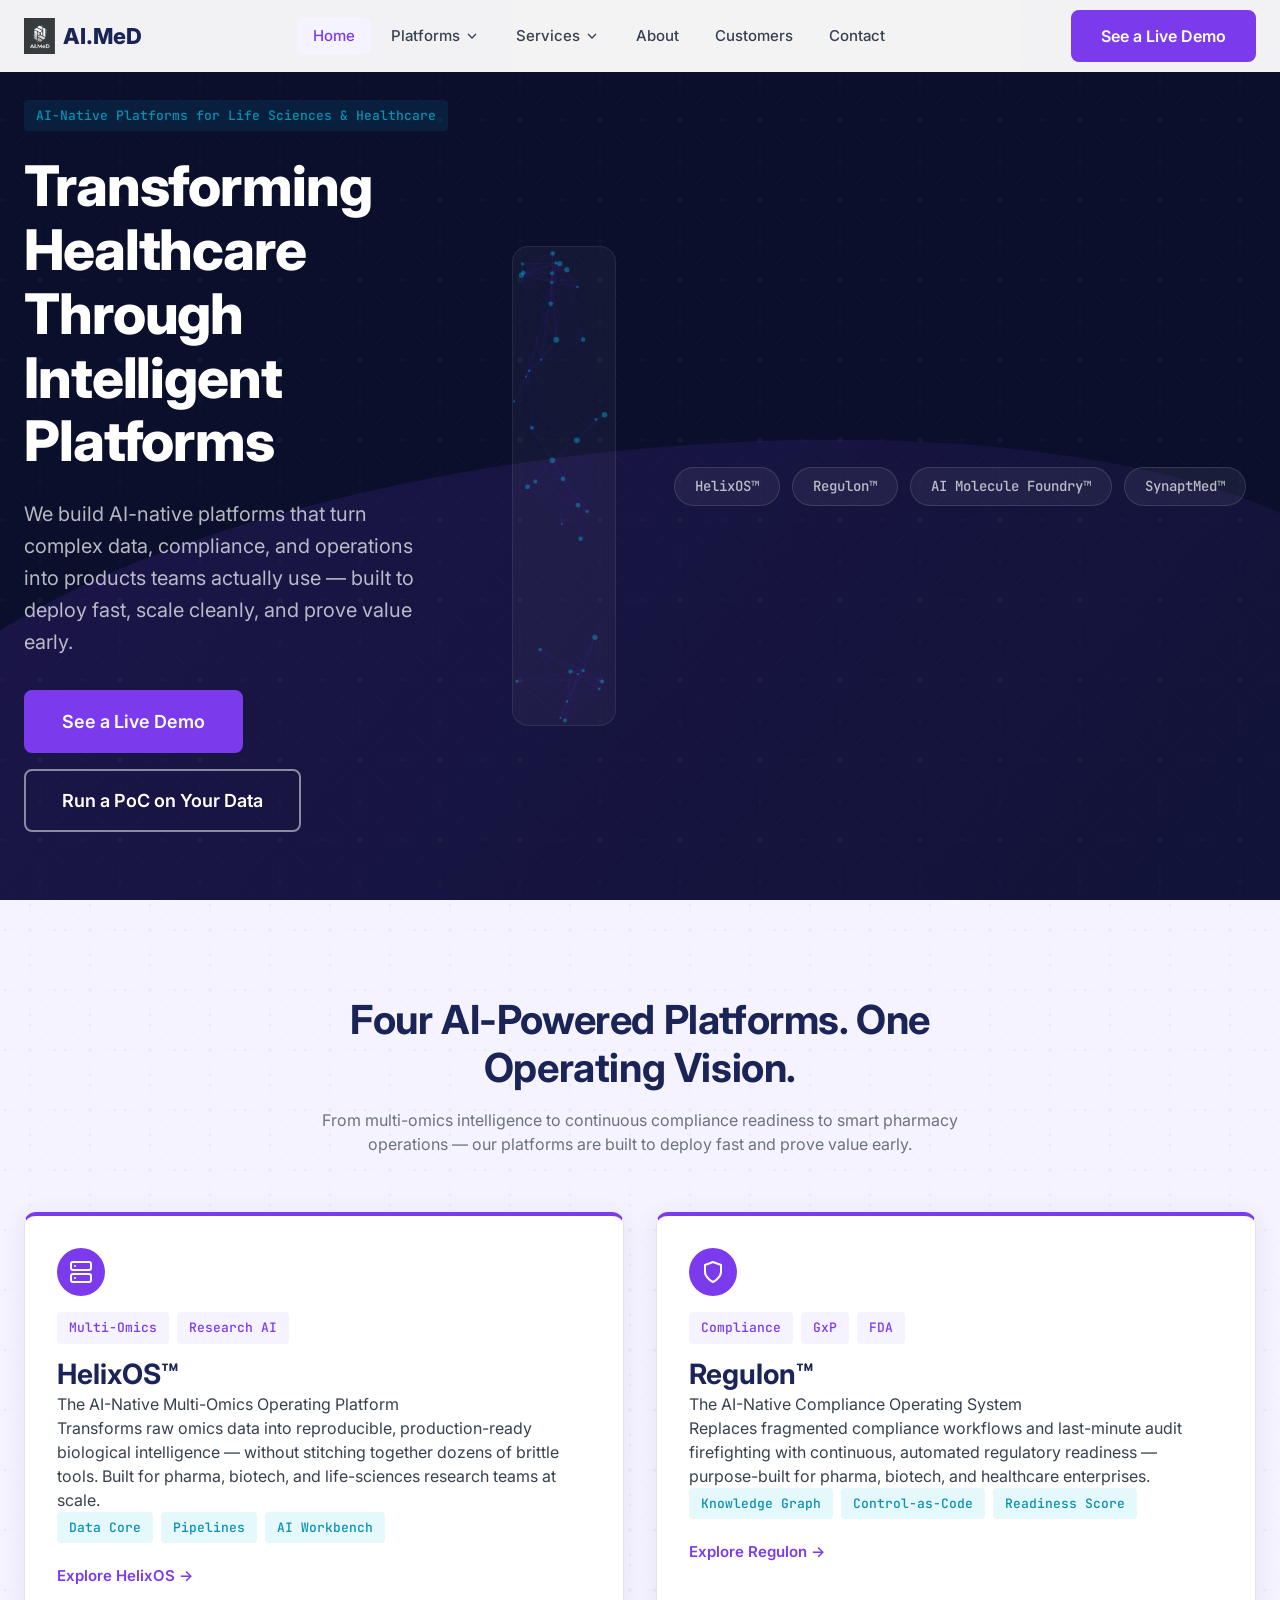
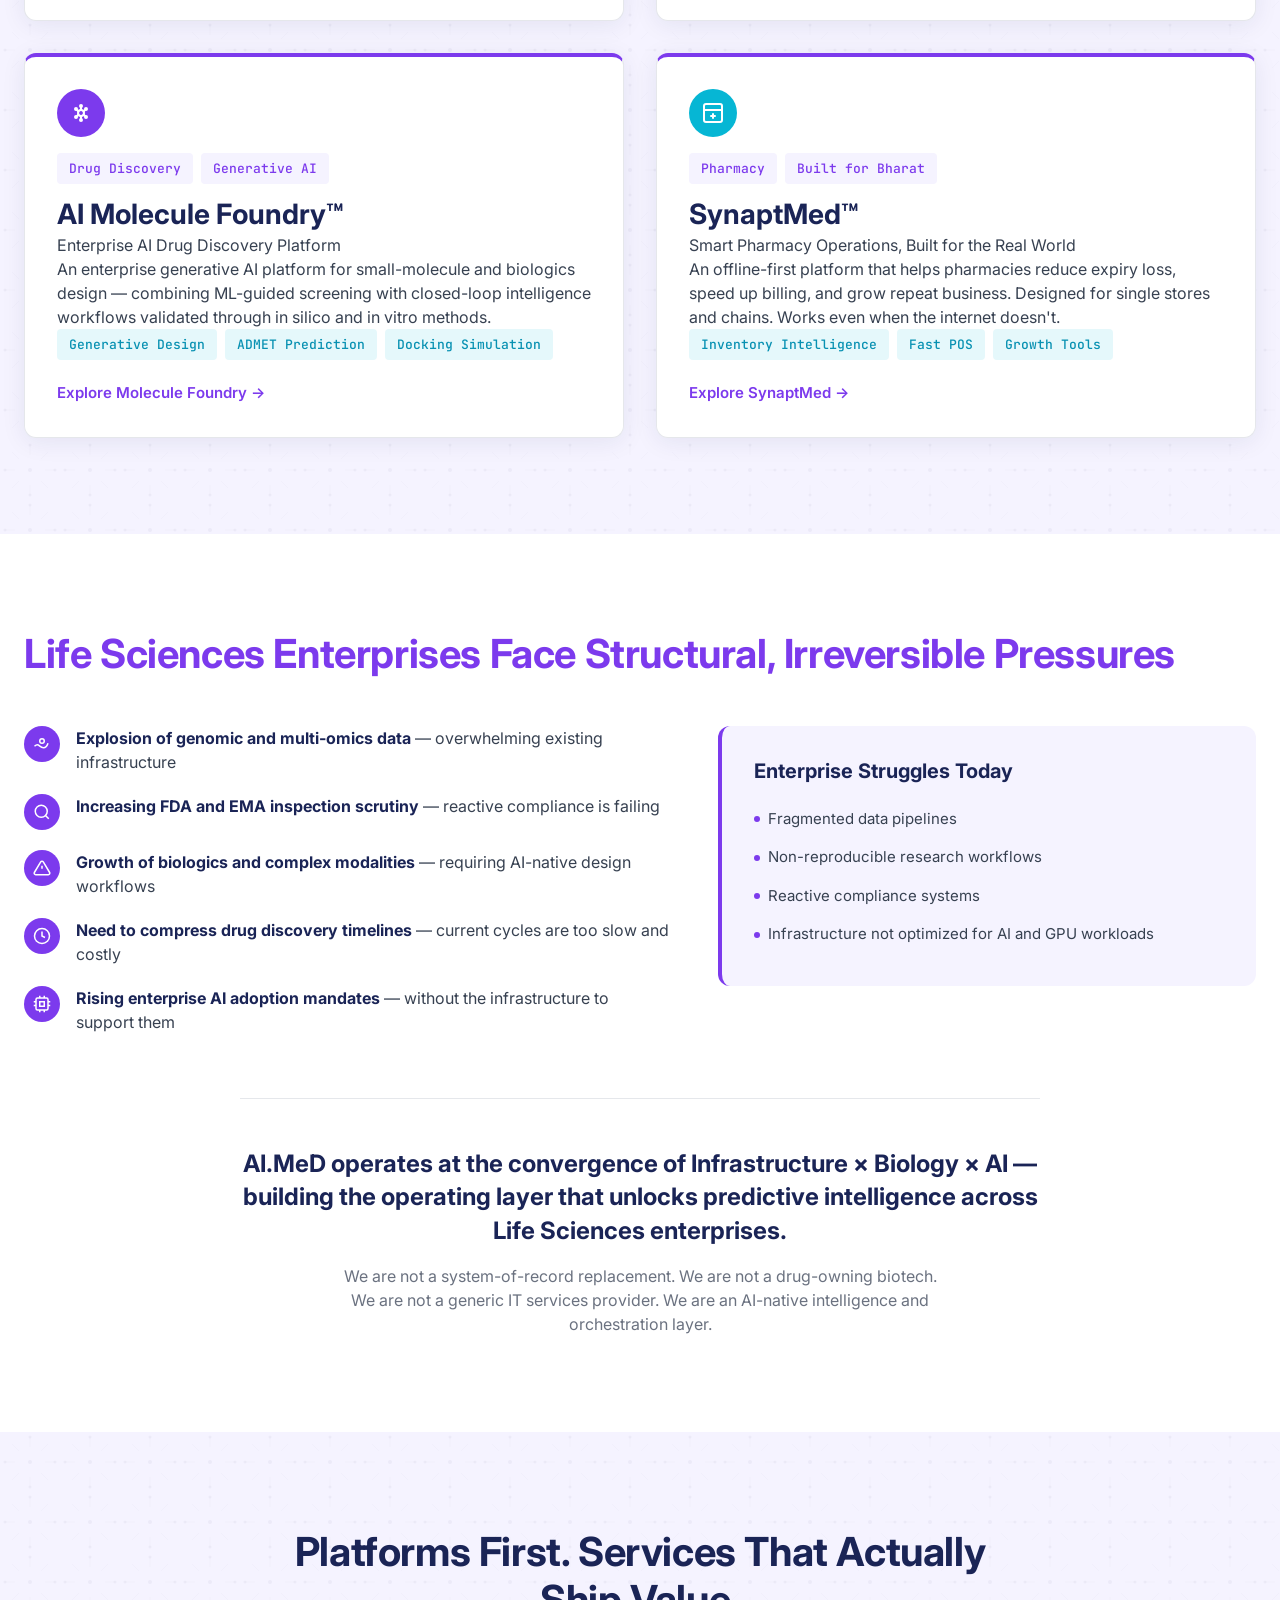
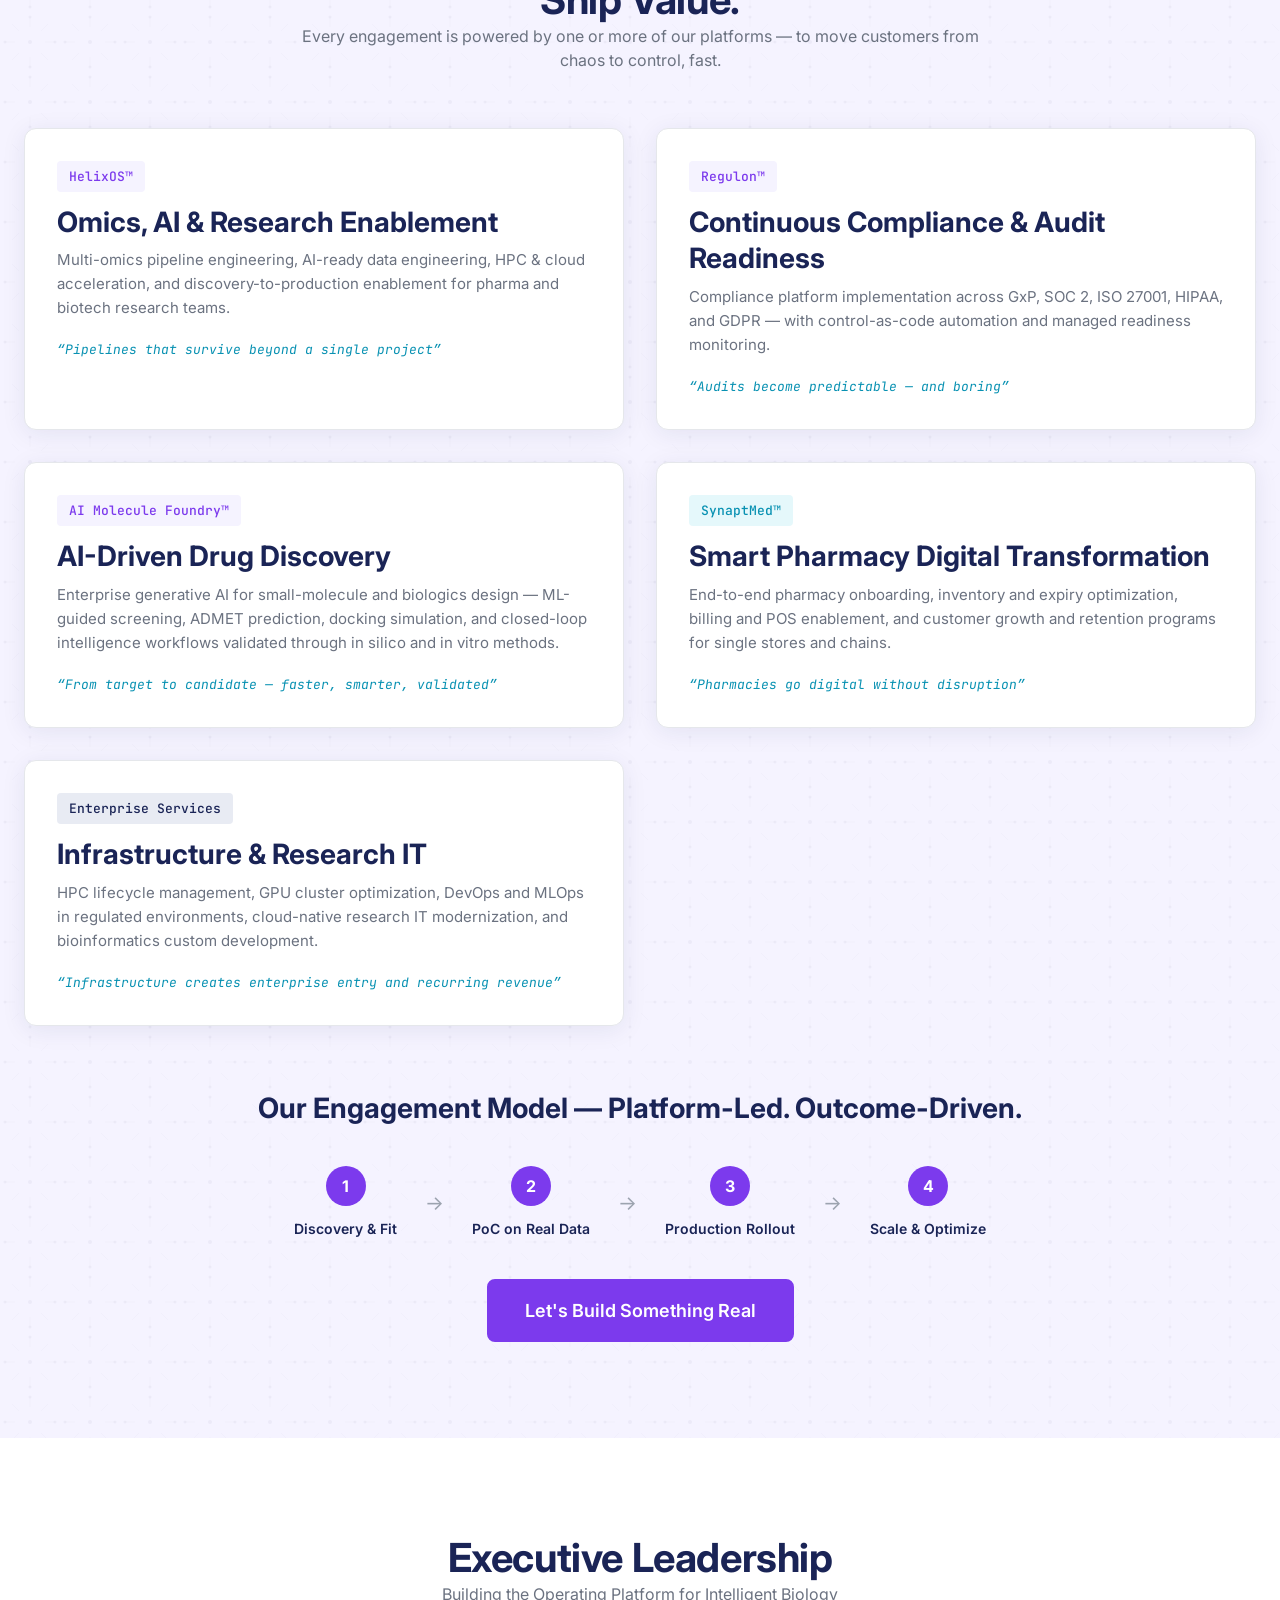
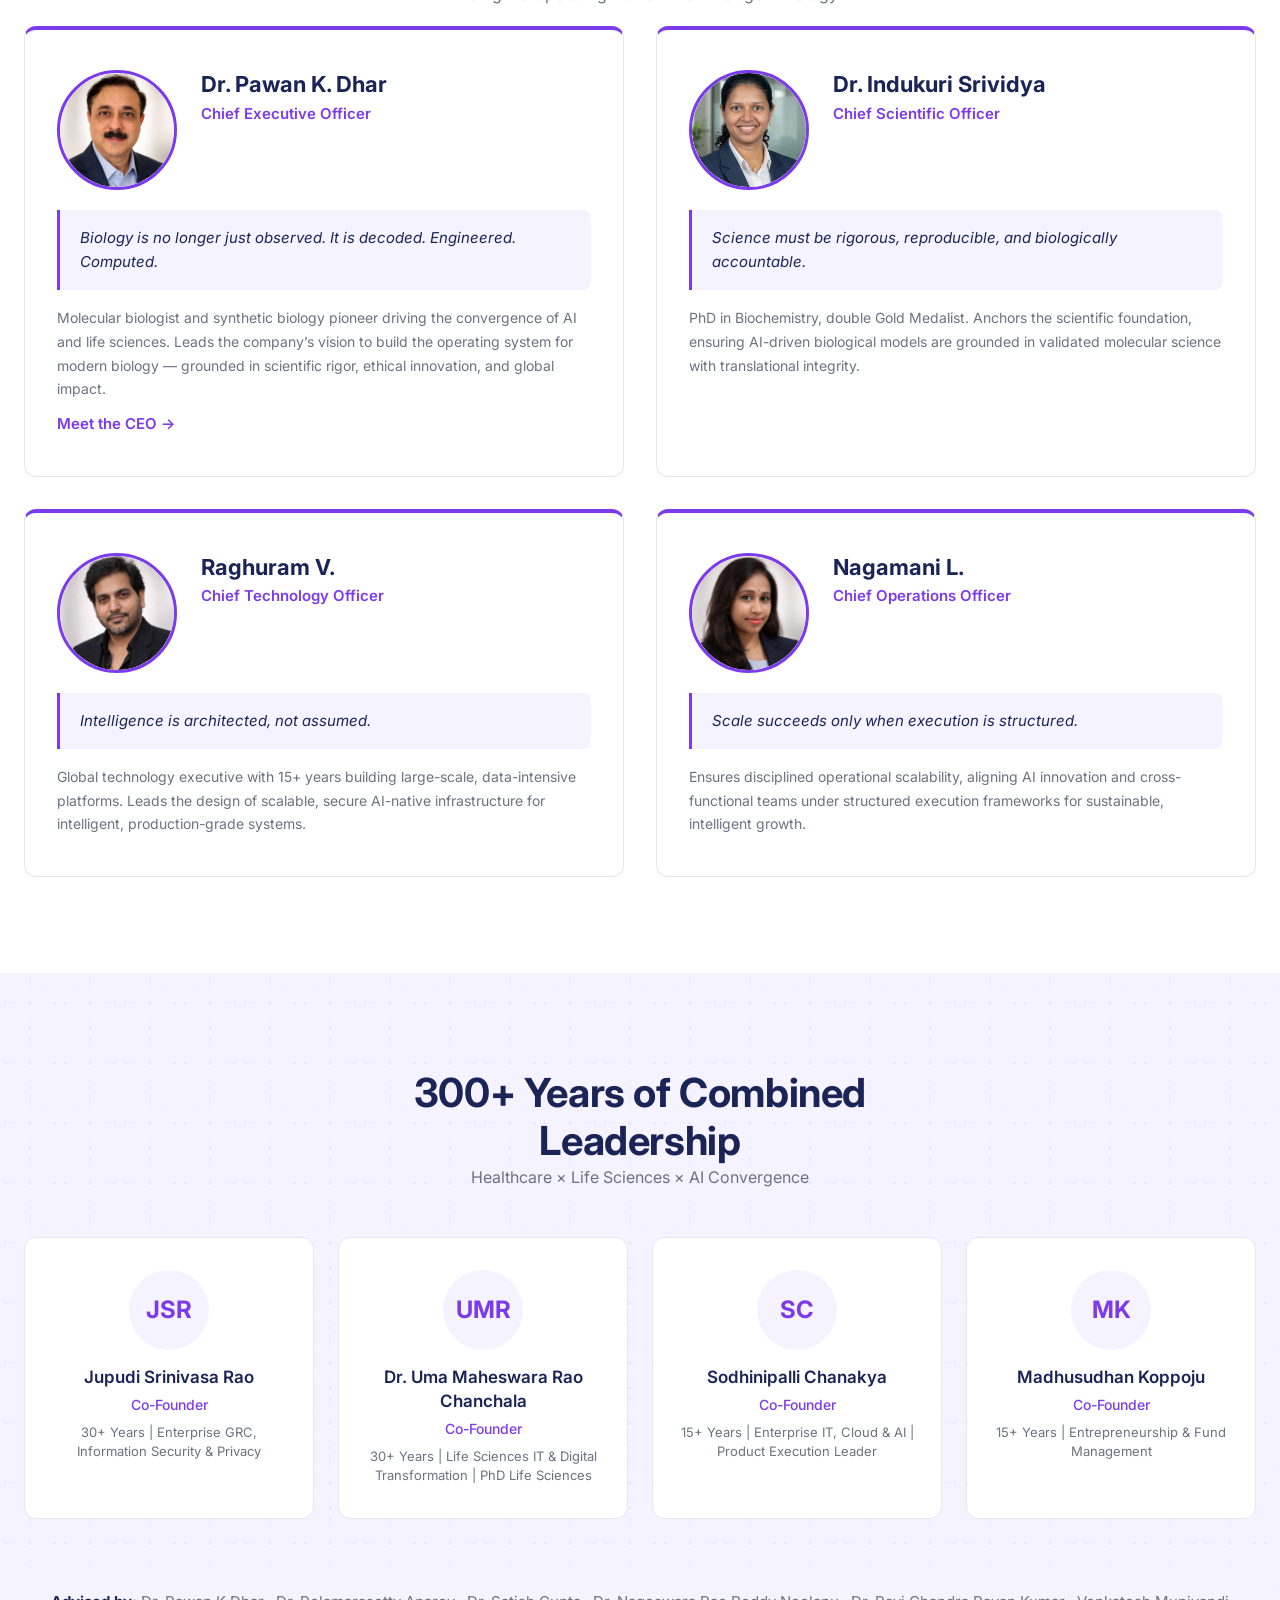
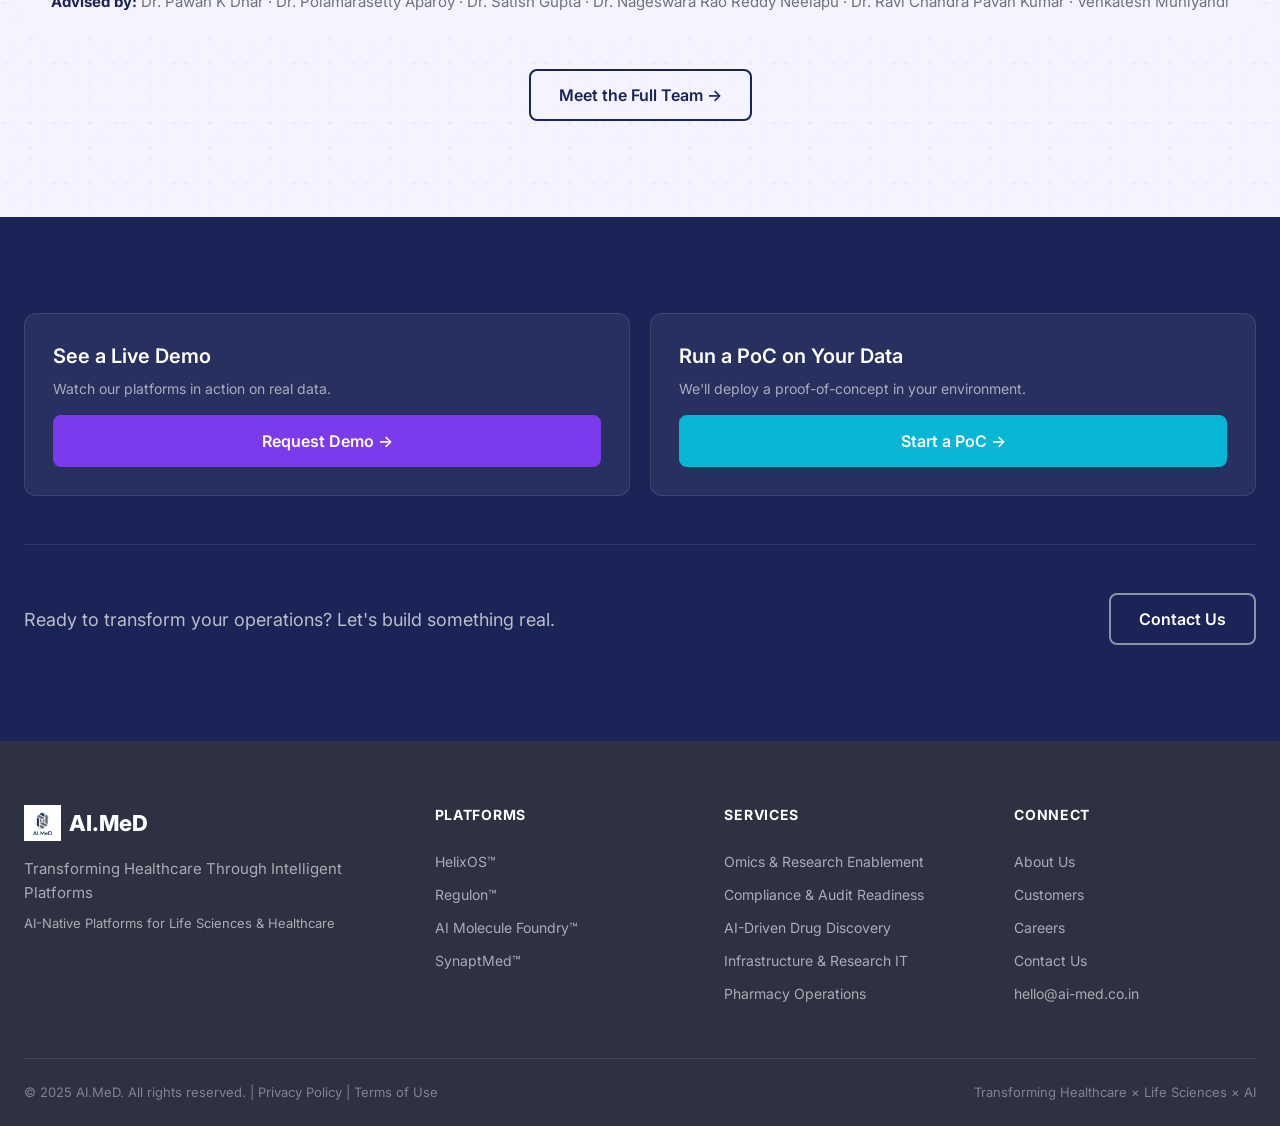
<file: index.html>
<!DOCTYPE html>
<html lang="en">
<head>
  <meta charset="UTF-8">
  <meta name="viewport" content="width=device-width, initial-scale=1.0">
  <title>AI.MeD — AI-Native Platforms for Life Sciences & Healthcare | HelixOS™ | Regulon™</title>
  <meta name="description" content="AI.MeD builds AI-native platforms for life sciences and healthcare enterprises. HelixOS™ for multi-omics, Regulon™ for compliance, AI Molecule Foundry™ for drug discovery, SynaptMed™ for pharmacy operations.">
  <meta name="keywords" content="AI healthcare, life sciences platforms, multi-omics, drug discovery AI, compliance automation, pharmacy operations">
  <meta name="author" content="AI.MeD">

  <!-- Open Graph -->
  <meta property="og:title" content="AI.MeD — AI-Native Platforms for Life Sciences & Healthcare">
  <meta property="og:description" content="We build AI-native platforms that turn complex data, compliance, and operations into products teams actually use.">
  <meta property="og:type" content="website">
  <meta property="og:image" content="assets/logo/Ai.MeD_2.png">

  <!-- Favicon -->
  <link rel="icon" type="image/x-icon" href="assets/logo/Ai.MeD_2.png">

  <!-- Preload fonts -->
  <link rel="preconnect" href="https://fonts.googleapis.com">
  <link rel="preconnect" href="https://fonts.gstatic.com" crossorigin>
  <link rel="preload" as="style" href="https://fonts.googleapis.com/css2?family=Inter:wght@400;500;600;700;800&family=JetBrains+Mono:wght@400;500&display=swap">
  <link href="https://fonts.googleapis.com/css2?family=Inter:wght@400;500;600;700;800&family=JetBrains+Mono:wght@400;500&display=swap" rel="stylesheet">

  <!-- Styles -->
  <link rel="stylesheet" href="css/styles.css">

  <!-- Schema.org JSON-LD -->
  <script type="application/ld+json">
  {
    "@context": "https://schema.org",
    "@type": "Organization",
    "name": "AI.MeD",
    "description": "AI-native platforms for Life Sciences, Drug Discovery & Regulated Healthcare",
    "url": "https://ai-med.co.in",
    "foundingLocation": "Hyderabad, Telangana, India",
    "knowsAbout": ["Multi-omics", "Regulatory Compliance", "Drug Discovery AI", "Pharmacy Operations"],
    "sameAs": []
  }
  </script>

  <!-- Google Analytics 4 -->
  <!-- Replace G-XXXXXXXXXX with your GA4 Measurement ID from analytics.google.com -->
  <script async src="https://www.googletagmanager.com/gtag/js?id=G-XXXXXXXXXX"></script>
  <script>
    window.dataLayer = window.dataLayer || [];
    function gtag(){dataLayer.push(arguments);}
    gtag('js', new Date());
    gtag('config', 'G-XXXXXXXXXX');
  </script>

  <!--
    GODADDY DEPLOYMENT STEPS (ai-med.co.in):
    1. Log in to GoDaddy → My Products → Websites + Hosting → Manage
    2. Go to cPanel → File Manager → public_html
    3. Upload ALL files preserving folder structure
    4. index.html must be in root of public_html
    5. SSL: cPanel → SSL/TLS Status → Run AutoSSL (covers ai-med.co.in + www.ai-med.co.in)
    6. Domain DNS: A Record for ai-med.co.in pointing to your GoDaddy hosting IP
       CNAME Record for www.ai-med.co.in → ai-med.co.in
    7. Email setup: GoDaddy Email & Office → create hello@ai-med.co.in
    8. .htaccess handles: AutoSSL ACME challenge, HTTPS redirect, www→non-www, clean URLs
    9. Formspree: Test by submitting the contact form and verifying email arrives
    10. Analytics: Add your Google Analytics 4 ID in the gtag() snippet
  -->
</head>
<body>

<!-- Skip to main content -->
<a href="#main" class="skip-link">Skip to main content</a>

<!-- ============================================================
     NAVIGATION (Prompt 2)
     ============================================================ -->
<nav class="nav" role="navigation" aria-label="Main navigation">
  <div class="nav-inner">
    <!-- Logo -->
    <a href="index.html" class="nav-logo" aria-label="AI.MeD Home">
      <img src="assets/logo/Ai.MeD_2.png" alt="AI.MeD Logo" width="36" height="36">
      <span class="nav-logo-text">AI.MeD</span>
    </a>

    <!-- Desktop links -->
    <div class="nav-links">
      <a href="index.html" class="nav-link">Home</a>

      <!-- Platforms dropdown -->
      <div class="nav-dropdown">
        <a href="platforms.html" class="nav-link nav-dropdown-toggle">
          Platforms
          <svg viewBox="0 0 24 24" fill="none" stroke="currentColor" stroke-width="2"><polyline points="6 9 12 15 18 9"></polyline></svg>
        </a>
        <div class="nav-dropdown-menu" role="menu">
          <a href="platforms.html#helixos" class="nav-dropdown-item" role="menuitem">
            <strong>HelixOS™</strong>
            <span>AI-Native Multi-Omics Platform</span>
          </a>
          <a href="platforms.html#regulon" class="nav-dropdown-item" role="menuitem">
            <strong>Regulon™</strong>
            <span>AI Compliance Operating System</span>
          </a>
          <a href="platforms.html#molecule-foundry" class="nav-dropdown-item" role="menuitem">
            <strong>AI Molecule Foundry™</strong>
            <span>Drug Discovery Platform</span>
          </a>
          <a href="platforms.html#synaptmed" class="nav-dropdown-item" role="menuitem">
            <strong>SynaptMed™</strong>
            <span>Smart Pharmacy Operations</span>
          </a>
        </div>
      </div>

      <!-- Services dropdown -->
      <div class="nav-dropdown">
        <a href="services.html" class="nav-link nav-dropdown-toggle">
          Services
          <svg viewBox="0 0 24 24" fill="none" stroke="currentColor" stroke-width="2"><polyline points="6 9 12 15 18 9"></polyline></svg>
        </a>
        <div class="nav-dropdown-menu" role="menu">
          <a href="services.html#helixos-services" class="nav-dropdown-item" role="menuitem">
            <strong>Research & Omics Services</strong>
            <span>Multi-omics pipeline engineering & AI enablement</span>
          </a>
          <a href="services.html#regulon-services" class="nav-dropdown-item" role="menuitem">
            <strong>Compliance & Audit Readiness</strong>
            <span>Continuous compliance monitoring & automation</span>
          </a>
          <a href="services.html#molecule-foundry-services" class="nav-dropdown-item" role="menuitem">
            <strong>AI-Driven Drug Discovery</strong>
            <span>ML-guided screening & generative molecule design</span>
          </a>
          <a href="services.html#infra-services" class="nav-dropdown-item" role="menuitem">
            <strong>Infrastructure & Research IT</strong>
            <span>HPC, GPU optimization & cloud-native IT</span>
          </a>
          <a href="services.html#synaptmed-services" class="nav-dropdown-item" role="menuitem">
            <strong>Pharmacy Digital Transformation</strong>
            <span>End-to-end pharmacy onboarding & operations</span>
          </a>
        </div>
      </div>

      <a href="about.html" class="nav-link">About</a>
      <a href="collaborations.html" class="nav-link">Customers</a>
      <a href="contact.html" class="nav-link">Contact</a>
    </div>

    <!-- CTA -->
    <a href="contact.html" class="btn btn-primary nav-cta">See a Live Demo</a>

    <!-- Hamburger (mobile) -->
    <button class="nav-hamburger" aria-label="Toggle mobile menu" aria-expanded="false">
      <span></span>
      <span></span>
      <span></span>
    </button>
  </div>
</nav>

<!-- Mobile menu overlay -->
<div class="mobile-menu" role="dialog" aria-label="Mobile navigation">
  <div class="mobile-menu-links">
    <a href="index.html" class="mobile-menu-link">Home</a>

    <button class="mobile-accordion-btn" aria-expanded="false">
      Platforms
      <svg viewBox="0 0 24 24" fill="none" stroke="currentColor" stroke-width="2"><polyline points="6 9 12 15 18 9"></polyline></svg>
    </button>
    <div class="mobile-accordion-panel">
      <a href="platforms.html#helixos">HelixOS™ — AI-Native Multi-Omics Platform</a>
      <a href="platforms.html#regulon">Regulon™ — AI Compliance Operating System</a>
      <a href="platforms.html#molecule-foundry">AI Molecule Foundry™ — Drug Discovery Platform</a>
      <a href="platforms.html#synaptmed">SynaptMed™ — Smart Pharmacy Operations</a>
    </div>

    <button class="mobile-accordion-btn" aria-expanded="false">
      Services
      <svg viewBox="0 0 24 24" fill="none" stroke="currentColor" stroke-width="2"><polyline points="6 9 12 15 18 9"></polyline></svg>
    </button>
    <div class="mobile-accordion-panel">
      <a href="services.html#helixos-services">Research & Omics Services</a>
      <a href="services.html#regulon-services">Compliance & Audit Readiness</a>
      <a href="services.html#molecule-foundry-services">AI-Driven Drug Discovery</a>
      <a href="services.html#infra-services">Infrastructure & Research IT</a>
      <a href="services.html#synaptmed-services">Pharmacy Digital Transformation</a>
    </div>

    <a href="about.html" class="mobile-menu-link">About</a>
    <a href="collaborations.html" class="mobile-menu-link">Customers</a>
    <a href="contact.html" class="mobile-menu-link">Contact</a>
  </div>
  <div class="mobile-menu-cta">
    <a href="contact.html" class="btn btn-primary btn-full btn-lg">See a Live Demo</a>
  </div>
</div>

<!-- ============================================================
     MAIN CONTENT
     ============================================================ -->
<main id="main">

  <!-- ============================================================
       SECTION: HERO (Prompt 3A)
       ============================================================ -->
  <section class="hero" aria-label="Hero">
    <div class="hero-wave"></div>
    <div class="container hero-content">
      <div class="hero-text">
        <div class="hero-animate">
          <span class="badge-teal">AI-Native Platforms for Life Sciences &amp; Healthcare</span>
        </div>
        <h1 class="hero-animate">Transforming Healthcare Through Intelligent Platforms</h1>
        <p class="hero-subheadline hero-animate">We build AI-native platforms that turn complex data, compliance, and operations into products teams actually use — built to deploy fast, scale cleanly, and prove value early.</p>
        <div class="hero-ctas hero-animate">
          <a href="contact.html" class="btn btn-primary btn-lg pulse">See a Live Demo</a>
          <a href="contact.html?type=poc" class="btn btn-outline-white btn-lg">Run a PoC on Your Data</a>
        </div>
        <!-- <div class="trust-strip hero-animate">
          <span class="trust-strip-item">&#x20B9;30 Crore+ Active Pipeline</span>
          <span class="trust-strip-dot"></span>
          <span class="trust-strip-item">Peer-reviewed research in RSC Advances</span>
          <span class="trust-strip-dot"></span>
          <span class="trust-strip-item">300+ Years Combined Leadership</span>
        </div> -->
      </div>
      <div class="hero-visual" aria-hidden="true">
        <!-- Replace with product screenshot or demo video thumbnail -->
        <canvas id="heroCanvas"></canvas>
      </div>
    </div>
    <div class="container">
      <div class="platform-pills">
        <a href="#platforms" class="platform-pill">HelixOS™</a>
        <a href="#platforms" class="platform-pill">Regulon™</a>
        <a href="#platforms" class="platform-pill">AI Molecule Foundry™</a>
        <a href="#platforms" class="platform-pill">SynaptMed™</a>
      </div>
    </div>
  </section>

  <!-- ============================================================
       SECTION: PLATFORM OVERVIEW CARDS (Prompt 3B)
       ============================================================ -->
  <section id="platforms" class="section-light section-padding platform-section" aria-label="Our Platforms">
    <div class="container">
      <div class="section-header animate-on-scroll">
        <h2>Four AI-Powered Platforms. One Operating Vision.</h2>
        <p class="text-muted">From multi-omics intelligence to continuous compliance readiness to smart pharmacy operations — our platforms are built to deploy fast and prove value early.</p>
      </div>

      <div class="platform-grid">
        <!-- Card 1 — HelixOS -->
        <div class="card-platform animate-on-scroll animate-delay-1">
          <div class="icon-circle">
            <svg viewBox="0 0 24 24" fill="none" stroke="currentColor" stroke-width="2" stroke-linecap="round" stroke-linejoin="round"><rect x="2" y="2" width="20" height="8" rx="2" ry="2"></rect><rect x="2" y="14" width="20" height="8" rx="2" ry="2"></rect><line x1="6" y1="6" x2="6.01" y2="6"></line><line x1="6" y1="18" x2="6.01" y2="18"></line></svg>
          </div>
          <div class="platform-card-badges">
            <span class="badge">Multi-Omics</span>
            <span class="badge">Research AI</span>
          </div>
          <h3>HelixOS™</h3>
          <p class="card-sub">The AI-Native Multi-Omics Operating Platform</p>
          <p class="card-body">Transforms raw omics data into reproducible, production-ready biological intelligence — without stitching together dozens of brittle tools. Built for pharma, biotech, and life-sciences research teams at scale.</p>
          <div class="platform-card-modules">
            <span class="badge-teal">Data Core</span>
            <span class="badge-teal">Pipelines</span>
            <span class="badge-teal">AI Workbench</span>
          </div>
          <a href="platforms.html#helixos" class="platform-card-link">Explore HelixOS &rarr;</a>
        </div>

        <!-- Card 2 — Regulon -->
        <div class="card-platform animate-on-scroll animate-delay-2">
          <div class="icon-circle">
            <svg viewBox="0 0 24 24" fill="none" stroke="currentColor" stroke-width="2" stroke-linecap="round" stroke-linejoin="round"><path d="M12 22s8-4 8-10V5l-8-3-8 3v7c0 6 8 10 8 10z"></path></svg>
          </div>
          <div class="platform-card-badges">
            <span class="badge">Compliance</span>
            <span class="badge">GxP</span>
            <span class="badge">FDA</span>
          </div>
          <h3>Regulon™</h3>
          <p class="card-sub">The AI-Native Compliance Operating System</p>
          <p class="card-body">Replaces fragmented compliance workflows and last-minute audit firefighting with continuous, automated regulatory readiness — purpose-built for pharma, biotech, and healthcare enterprises.</p>
          <div class="platform-card-modules">
            <span class="badge-teal">Knowledge Graph</span>
            <span class="badge-teal">Control-as-Code</span>
            <span class="badge-teal">Readiness Score</span>
          </div>
          <a href="platforms.html#regulon" class="platform-card-link">Explore Regulon &rarr;</a>
        </div>

        <!-- Card 3 — AI Molecule Foundry -->
        <div class="card-platform animate-on-scroll animate-delay-3">
          <div class="icon-circle">
            <svg viewBox="0 0 24 24" fill="none" stroke="currentColor" stroke-width="2" stroke-linecap="round" stroke-linejoin="round"><circle cx="12" cy="12" r="3"></circle><circle cx="12" cy="5" r="1"></circle><circle cx="17" cy="8" r="1"></circle><circle cx="17" cy="16" r="1"></circle><circle cx="12" cy="19" r="1"></circle><circle cx="7" cy="16" r="1"></circle><circle cx="7" cy="8" r="1"></circle><line x1="12" y1="9" x2="12" y2="6"></line><line x1="14.5" y1="10.5" x2="16.5" y2="8.5"></line><line x1="14.5" y1="13.5" x2="16.5" y2="15.5"></line><line x1="12" y1="15" x2="12" y2="18"></line><line x1="9.5" y1="13.5" x2="7.5" y2="15.5"></line><line x1="9.5" y1="10.5" x2="7.5" y2="8.5"></line></svg>
          </div>
          <div class="platform-card-badges">
            <span class="badge">Drug Discovery</span>
            <span class="badge">Generative AI</span>
          </div>
          <h3>AI Molecule Foundry™</h3>
          <p class="card-sub">Enterprise AI Drug Discovery Platform</p>
          <p class="card-body">An enterprise generative AI platform for small-molecule and biologics design — combining ML-guided screening with closed-loop intelligence workflows validated through in silico and in vitro methods.</p>
          <div class="platform-card-modules">
            <span class="badge-teal">Generative Design</span>
            <span class="badge-teal">ADMET Prediction</span>
            <span class="badge-teal">Docking Simulation</span>
          </div>
          <a href="platforms.html#molecule-foundry" class="platform-card-link">Explore Molecule Foundry &rarr;</a>
        </div>

        <!-- Card 4 — SynaptMed -->
        <div class="card-platform animate-on-scroll animate-delay-4">
          <div class="icon-circle" style="background: var(--color-teal);">
            <svg viewBox="0 0 24 24" fill="none" stroke="currentColor" stroke-width="2" stroke-linecap="round" stroke-linejoin="round"><path d="M3 9h18v10a2 2 0 0 1-2 2H5a2 2 0 0 1-2-2V9Z"></path><path d="M3 9V5a2 2 0 0 1 2-2h14a2 2 0 0 1 2 2v4"></path><line x1="12" y1="13" x2="12" y2="17"></line><line x1="10" y1="15" x2="14" y2="15"></line></svg>
          </div>
          <div class="platform-card-badges">
            <span class="badge">Pharmacy</span>
            <span class="badge">Built for Bharat</span>
          </div>
          <h3>SynaptMed™</h3>
          <p class="card-sub">Smart Pharmacy Operations, Built for the Real World</p>
          <p class="card-body">An offline-first platform that helps pharmacies reduce expiry loss, speed up billing, and grow repeat business. Designed for single stores and chains. Works even when the internet doesn't.</p>
          <div class="platform-card-modules">
            <span class="badge-teal">Inventory Intelligence</span>
            <span class="badge-teal">Fast POS</span>
            <span class="badge-teal">Growth Tools</span>
          </div>
          <a href="platforms.html#synaptmed" class="platform-card-link">Explore SynaptMed &rarr;</a>
        </div>
      </div>
    </div>
  </section>

  <!-- ============================================================
       SECTION: MARKET PROBLEM & OPPORTUNITY (Prompt 3C)
       ============================================================ -->
  <section class="section-white section-padding market-section" aria-label="Market Opportunity">
    <div class="container">
      <h2 class="text-violet animate-on-scroll" style="margin-bottom: 48px;">Life Sciences Enterprises Face Structural, Irreversible Pressures</h2>

      <div class="two-col">
        <div class="problem-list animate-on-scroll">
          <div class="problem-item">
            <div class="icon-circle icon-circle-sm">
              <svg viewBox="0 0 24 24" fill="none" stroke="currentColor" stroke-width="2"><path d="M2 15s2-2 4-2 4 4 8 4 6-6 6-6"></path><circle cx="12" cy="8" r="3"></circle></svg>
            </div>
            <p><strong>Explosion of genomic and multi-omics data</strong> — overwhelming existing infrastructure</p>
          </div>
          <div class="problem-item">
            <div class="icon-circle icon-circle-sm">
              <svg viewBox="0 0 24 24" fill="none" stroke="currentColor" stroke-width="2"><circle cx="11" cy="11" r="8"></circle><line x1="21" y1="21" x2="16.65" y2="16.65"></line></svg>
            </div>
            <p><strong>Increasing FDA and EMA inspection scrutiny</strong> — reactive compliance is failing</p>
          </div>
          <div class="problem-item">
            <div class="icon-circle icon-circle-sm">
              <svg viewBox="0 0 24 24" fill="none" stroke="currentColor" stroke-width="2"><path d="M10.29 3.86L1.82 18a2 2 0 0 0 1.71 3h16.94a2 2 0 0 0 1.71-3L13.71 3.86a2 2 0 0 0-3.42 0z"></path><line x1="12" y1="9" x2="12" y2="13"></line><line x1="12" y1="17" x2="12.01" y2="17"></line></svg>
            </div>
            <p><strong>Growth of biologics and complex modalities</strong> — requiring AI-native design workflows</p>
          </div>
          <div class="problem-item">
            <div class="icon-circle icon-circle-sm">
              <svg viewBox="0 0 24 24" fill="none" stroke="currentColor" stroke-width="2"><circle cx="12" cy="12" r="10"></circle><polyline points="12 6 12 12 16 14"></polyline></svg>
            </div>
            <p><strong>Need to compress drug discovery timelines</strong> — current cycles are too slow and costly</p>
          </div>
          <div class="problem-item">
            <div class="icon-circle icon-circle-sm">
              <svg viewBox="0 0 24 24" fill="none" stroke="currentColor" stroke-width="2"><rect x="4" y="4" width="16" height="16" rx="2" ry="2"></rect><rect x="9" y="9" width="6" height="6"></rect><line x1="9" y1="1" x2="9" y2="4"></line><line x1="15" y1="1" x2="15" y2="4"></line><line x1="9" y1="20" x2="9" y2="23"></line><line x1="15" y1="20" x2="15" y2="23"></line><line x1="20" y1="9" x2="23" y2="9"></line><line x1="20" y1="14" x2="23" y2="14"></line><line x1="1" y1="9" x2="4" y2="9"></line><line x1="1" y1="14" x2="4" y2="14"></line></svg>
            </div>
            <p><strong>Rising enterprise AI adoption mandates</strong> — without the infrastructure to support them</p>
          </div>
        </div>

        <div class="struggle-box animate-on-scroll">
          <h3>Enterprise Struggles Today</h3>
          <ul>
            <li>Fragmented data pipelines</li>
            <li>Non-reproducible research workflows</li>
            <li>Reactive compliance systems</li>
            <li>Infrastructure not optimized for AI and GPU workloads</li>
          </ul>
        </div>
      </div>

      <div class="convergence-statement animate-on-scroll">
        <h3>AI.MeD operates at the convergence of Infrastructure &times; Biology &times; AI — building the operating layer that unlocks predictive intelligence across Life Sciences enterprises.</h3>
        <p>We are not a system-of-record replacement. We are not a drug-owning biotech. We are not a generic IT services provider. We are an AI-native intelligence and orchestration layer.</p>
      </div>
    </div>
  </section>

  <!-- ============================================================
       SECTION: SERVICES OVERVIEW (Prompt 3D)
       ============================================================ -->
  <section class="section-light section-padding" aria-label="Services">
    <div class="container">
      <div class="section-header text-center animate-on-scroll" style="max-width: 700px; margin: 0 auto 56px;">
        <h2>Platforms First. Services That Actually Ship Value.</h2>
        <p class="text-muted">Every engagement is powered by one or more of our platforms — to move customers from chaos to control, fast.</p>
      </div>

      <div class="services-grid">
        <!-- Track 1 -->
        <div class="service-track animate-on-scroll animate-delay-1">
          <span class="badge">HelixOS™</span>
          <h3>Omics, AI &amp; Research Enablement</h3>
          <p class="track-desc">Multi-omics pipeline engineering, AI-ready data engineering, HPC &amp; cloud acceleration, and discovery-to-production enablement for pharma and biotech research teams.</p>
          <span class="outcome-tag">&ldquo;Pipelines that survive beyond a single project&rdquo;</span>
        </div>

        <!-- Track 2 -->
        <div class="service-track animate-on-scroll animate-delay-2">
          <span class="badge">Regulon™</span>
          <h3>Continuous Compliance &amp; Audit Readiness</h3>
          <p class="track-desc">Compliance platform implementation across GxP, SOC 2, ISO 27001, HIPAA, and GDPR — with control-as-code automation and managed readiness monitoring.</p>
          <span class="outcome-tag">&ldquo;Audits become predictable — and boring&rdquo;</span>
        </div>

        <!-- Track 3 — AI Molecule Foundry -->
        <div class="service-track animate-on-scroll animate-delay-3">
          <span class="badge">AI Molecule Foundry™</span>
          <h3>AI-Driven Drug Discovery</h3>
          <p class="track-desc">Enterprise generative AI for small-molecule and biologics design — ML-guided screening, ADMET prediction, docking simulation, and closed-loop intelligence workflows validated through in silico and in vitro methods.</p>
          <span class="outcome-tag">&ldquo;From target to candidate — faster, smarter, validated&rdquo;</span>
        </div>

        <!-- Track 4 -->
        <div class="service-track animate-on-scroll animate-delay-4">
          <span class="badge" style="background: rgba(6,182,212,0.1); color: var(--color-teal-dark);">SynaptMed™</span>
          <h3>Smart Pharmacy Digital Transformation</h3>
          <p class="track-desc">End-to-end pharmacy onboarding, inventory and expiry optimization, billing and POS enablement, and customer growth and retention programs for single stores and chains.</p>
          <span class="outcome-tag">&ldquo;Pharmacies go digital without disruption&rdquo;</span>
        </div>

        <!-- Track 5 — Infrastructure & Research IT -->
        <div class="service-track animate-on-scroll animate-delay-5">
          <span class="badge" style="background: rgba(30,58,138,0.1); color: var(--color-navy);">Enterprise Services</span>
          <h3>Infrastructure &amp; Research IT</h3>
          <p class="track-desc">HPC lifecycle management, GPU cluster optimization, DevOps and MLOps in regulated environments, cloud-native research IT modernization, and bioinformatics custom development.</p>
          <span class="outcome-tag">&ldquo;Infrastructure creates enterprise entry and recurring revenue&rdquo;</span>
        </div>
      </div>

      <!-- Engagement model -->
      <div class="engagement-model animate-on-scroll">
        <h3>Our Engagement Model — Platform-Led. Outcome-Driven.</h3>
        <div class="engagement-steps">
          <div class="engagement-step">
            <span class="engagement-step-number">1</span>
            <span class="engagement-step-label">Discovery &amp; Fit</span>
          </div>
          <span class="engagement-arrow">&rarr;</span>
          <div class="engagement-step">
            <span class="engagement-step-number">2</span>
            <span class="engagement-step-label">PoC on Real Data</span>
          </div>
          <span class="engagement-arrow">&rarr;</span>
          <div class="engagement-step">
            <span class="engagement-step-number">3</span>
            <span class="engagement-step-label">Production Rollout</span>
          </div>
          <span class="engagement-arrow">&rarr;</span>
          <div class="engagement-step">
            <span class="engagement-step-number">4</span>
            <span class="engagement-step-label">Scale &amp; Optimize</span>
          </div>
        </div>
        <div style="margin-top: 40px;">
          <a href="contact.html" class="btn btn-primary btn-lg">Let's Build Something Real</a>
        </div>
      </div>
    </div>
  </section>

  <!-- ============================================================
       SECTION: EXECUTIVE LEADERSHIP PREVIEW
       ============================================================ -->
  <section class="section-white section-padding" aria-label="Executive Leadership">
    <div class="container">
      <div class="section-header text-center animate-on-scroll" style="max-width: 760px; margin: 0 auto 20px;">
        <h2>Executive Leadership</h2>
        <p class="text-muted">Building the Operating Platform for Intelligent Biology</p>
      </div>

      <div class="exec-leadership-grid">

        <!-- CEO -->
        <a href="ceo.html" class="exec-card animate-on-scroll animate-delay-1" style="text-decoration: none; color: inherit; display: block;">
          <div class="exec-card-header">
            <div class="exec-photo-placeholder">
              <!-- Replace with: <span class="exec-initials">PKD</span> -->
			  <img src="assets/team/pawan-dhar.jpg" alt="Dr. Pawan K. Dhar">
            </div>
            <div class="exec-card-info">
              <h3>Dr. Pawan K. Dhar</h3>
              <p class="exec-title">Chief Executive Officer</p>
            </div>
          </div>
          <div class="exec-quote">Biology is no longer just observed. It is decoded. Engineered. Computed.</div>
          <p class="exec-bio">Molecular biologist and synthetic biology pioneer driving the convergence of AI and life sciences. Leads the company&rsquo;s vision to build the operating system for modern biology &mdash; grounded in scientific rigor, ethical innovation, and global impact.</p>
          <span class="platform-card-link" style="margin-top: 12px;">Meet the CEO &rarr;</span>
        </a>

        <!-- CSO -->
        <div class="exec-card animate-on-scroll animate-delay-2">
          <div class="exec-card-header">
            <div class="exec-photo-placeholder">
              <!-- Replace with: <span class="exec-initials">IS</span> -->
			  <img src="assets/team/indukuri-srividya.jpg" alt="Dr. Indukuri Srividya">
            </div>
            <div class="exec-card-info">
              <h3>Dr. Indukuri Srividya</h3>
              <p class="exec-title">Chief Scientific Officer</p>
            </div>
          </div>
          <div class="exec-quote">Science must be rigorous, reproducible, and biologically accountable.</div>
          <p class="exec-bio">PhD in Biochemistry, double Gold Medalist. Anchors the scientific foundation, ensuring AI-driven biological models are grounded in validated molecular science with translational integrity.</p>
        </div>

        <!-- CTO -->
        <div class="exec-card animate-on-scroll animate-delay-3">
          <div class="exec-card-header">
            <div class="exec-photo-placeholder">
              <!-- Replace with: <span class="exec-initials">RV</span> -->
			  <img src="assets/team/raghuram-v.jpg" alt="Raghuram V.">
            </div>
            <div class="exec-card-info">
              <h3>Raghuram V.</h3>
              <p class="exec-title">Chief Technology Officer</p>
            </div>
          </div>
          <div class="exec-quote">Intelligence is architected, not assumed.</div>
          <p class="exec-bio">Global technology executive with 15+ years building large-scale, data-intensive platforms. Leads the design of scalable, secure AI-native infrastructure for intelligent, production-grade systems.</p>
        </div>

        <!-- COO -->
        <div class="exec-card animate-on-scroll animate-delay-4">
          <div class="exec-card-header">
            <div class="exec-photo-placeholder">
              <!-- Replace with: <span class="exec-initials">NL</span> -->
			  <img src="assets/team/nagamani-l.jpg" alt="Nagamani L.">
            </div>
            <div class="exec-card-info">
              <h3>Nagamani L.</h3>
              <p class="exec-title">Chief Operations Officer</p>
            </div>
          </div>
          <div class="exec-quote">Scale succeeds only when execution is structured.</div>
          <p class="exec-bio">Ensures disciplined operational scalability, aligning AI innovation and cross-functional teams under structured execution frameworks for sustainable, intelligent growth.</p>
        </div>

      </div>
    </div>
  </section>

  <!-- ============================================================
       SECTION: LEADERSHIP PREVIEW (Prompt 3F)
       ============================================================ -->
  <section class="section-light section-padding" aria-label="Leadership">
    <div class="container">
      <div class="section-header text-center animate-on-scroll" style="max-width: 600px; margin: 0 auto 48px;">
        <h2>300+ Years of Combined Leadership</h2>
        <p class="text-muted">Healthcare &times; Life Sciences &times; AI Convergence</p>
      </div>

      <div class="leadership-grid">
        <div class="leader-card animate-on-scroll animate-delay-1">
          <div class="leader-avatar">JSR</div>
          <h4>Jupudi Srinivasa Rao</h4>
          <p class="leader-title">Co-Founder</p>
          <p class="leader-focus">30+ Years | Enterprise GRC, Information Security &amp; Privacy</p>
        </div>
        <div class="leader-card animate-on-scroll animate-delay-2">
          <div class="leader-avatar">UMR</div>
          <h4>Dr. Uma Maheswara Rao Chanchala</h4>
          <p class="leader-title">Co-Founder</p>
          <p class="leader-focus">30+ Years | Life Sciences IT &amp; Digital Transformation | PhD Life Sciences</p>
        </div>
        <div class="leader-card animate-on-scroll animate-delay-3">
          <div class="leader-avatar">SC</div>
          <h4>Sodhinipalli Chanakya</h4>
          <p class="leader-title">Co-Founder</p>
          <p class="leader-focus">15+ Years | Enterprise IT, Cloud &amp; AI | Product Execution Leader</p>
        </div>
        <div class="leader-card animate-on-scroll animate-delay-4">
          <div class="leader-avatar">MK</div>
          <h4>Madhusudhan Koppoju</h4>
          <p class="leader-title">Co-Founder</p>
          <p class="leader-focus">15+ Years | Entrepreneurship &amp; Fund Management</p>
        </div>
      </div>

      <div class="advisor-strip animate-on-scroll">
        <p><strong>Advised by:</strong> Dr. Pawan K Dhar &middot; Dr. Polamarasetty Aparoy &middot; Dr. Satish Gupta &middot; Dr. Nageswara Rao Reddy Neelapu &middot; Dr. Ravi Chandra Pavan Kumar &middot; Venkatesh Muniyandi</p>
      </div>

      <div class="text-center" style="margin-top: 32px;">
        <a href="about.html" class="btn btn-outline">Meet the Full Team &rarr;</a>
      </div>
    </div>
  </section>

  <!-- ============================================================
       SECTION: BOTTOM CTA / PIPELINE (Prompt 3G)
       ============================================================ -->
  <section class="bottom-cta section-padding" aria-label="Call to Action">
    <div class="container">
      <div class="cta-cards">
          <div class="cta-card">
            <h4>See a Live Demo</h4>
            <p>Watch our platforms in action on real data.</p>
            <a href="contact.html?type=demo" class="btn btn-primary btn-full">Request Demo &rarr;</a>
          </div>
          <div class="cta-card">
            <h4>Run a PoC on Your Data</h4>
            <p>We'll deploy a proof-of-concept in your environment.</p>
            <a href="contact.html?type=poc" class="btn btn-teal btn-full">Start a PoC &rarr;</a>
          </div>
      </div>

      <div class="bottom-strip">
        <p>Ready to transform your operations? Let's build something real.</p>
        <a href="contact.html" class="btn btn-outline-white">Contact Us</a>
      </div>
    </div>
  </section>

</main>

<!-- ============================================================
     FOOTER (Prompt 2)
     ============================================================ -->
<footer class="footer" role="contentinfo">
  <div class="container">
    <div class="footer-grid">
      <!-- Column 1 — Company -->
      <div class="footer-brand">
        <a href="index.html" class="nav-logo" style="margin-bottom: 12px;">
          <img src="assets/logo/Ai.MeD_1.png" alt="AI.MeD Logo" width="32" height="32">
          <span class="nav-logo-text" style="color: var(--color-white);">AI.MeD</span>
        </a>
        <p>Transforming Healthcare Through Intelligent Platforms</p>
        <p style="font-size: 13px; margin-top: 8px;">AI-Native Platforms for Life Sciences &amp; Healthcare</p>
      </div>

      <!-- Column 2 — Platforms -->
      <div class="footer-col">
        <h4>Platforms</h4>
        <a href="platforms.html#helixos">HelixOS™</a>
        <a href="platforms.html#regulon">Regulon™</a>
        <a href="platforms.html#molecule-foundry">AI Molecule Foundry™</a>
        <a href="platforms.html#synaptmed">SynaptMed™</a>
      </div>

      <!-- Column 3 — Services -->
      <div class="footer-col">
        <h4>Services</h4>
        <a href="services.html#helixos-services">Omics &amp; Research Enablement</a>
        <a href="services.html#regulon-services">Compliance &amp; Audit Readiness</a>
        <a href="services.html#molecule-foundry-services">AI-Driven Drug Discovery</a>
        <a href="services.html#infra-services">Infrastructure &amp; Research IT</a>
        <a href="services.html#synaptmed-services">Pharmacy Operations</a>
      </div>

      <!-- Column 4 — Connect -->
      <div class="footer-col">
        <h4>Connect</h4>
        <a href="about.html">About Us</a>
        <a href="collaborations.html">Customers</a>
        <a href="#">Careers</a>
        <a href="contact.html">Contact Us</a>
        <a href="mailto:hello@ai-med.co.in">hello@ai-med.co.in</a>
      </div>
    </div>

    <div class="footer-bottom">
      <p>&copy; 2025 AI.MeD. All rights reserved. | <a href="privacy.html">Privacy Policy</a> | <a href="terms.html">Terms of Use</a></p>
      <p>Transforming Healthcare &times; Life Sciences &times; AI</p>
    </div>
  </div>
</footer>

<!-- Scripts -->
<script defer src="js/main.js"></script>

</body>
</html>
</file>
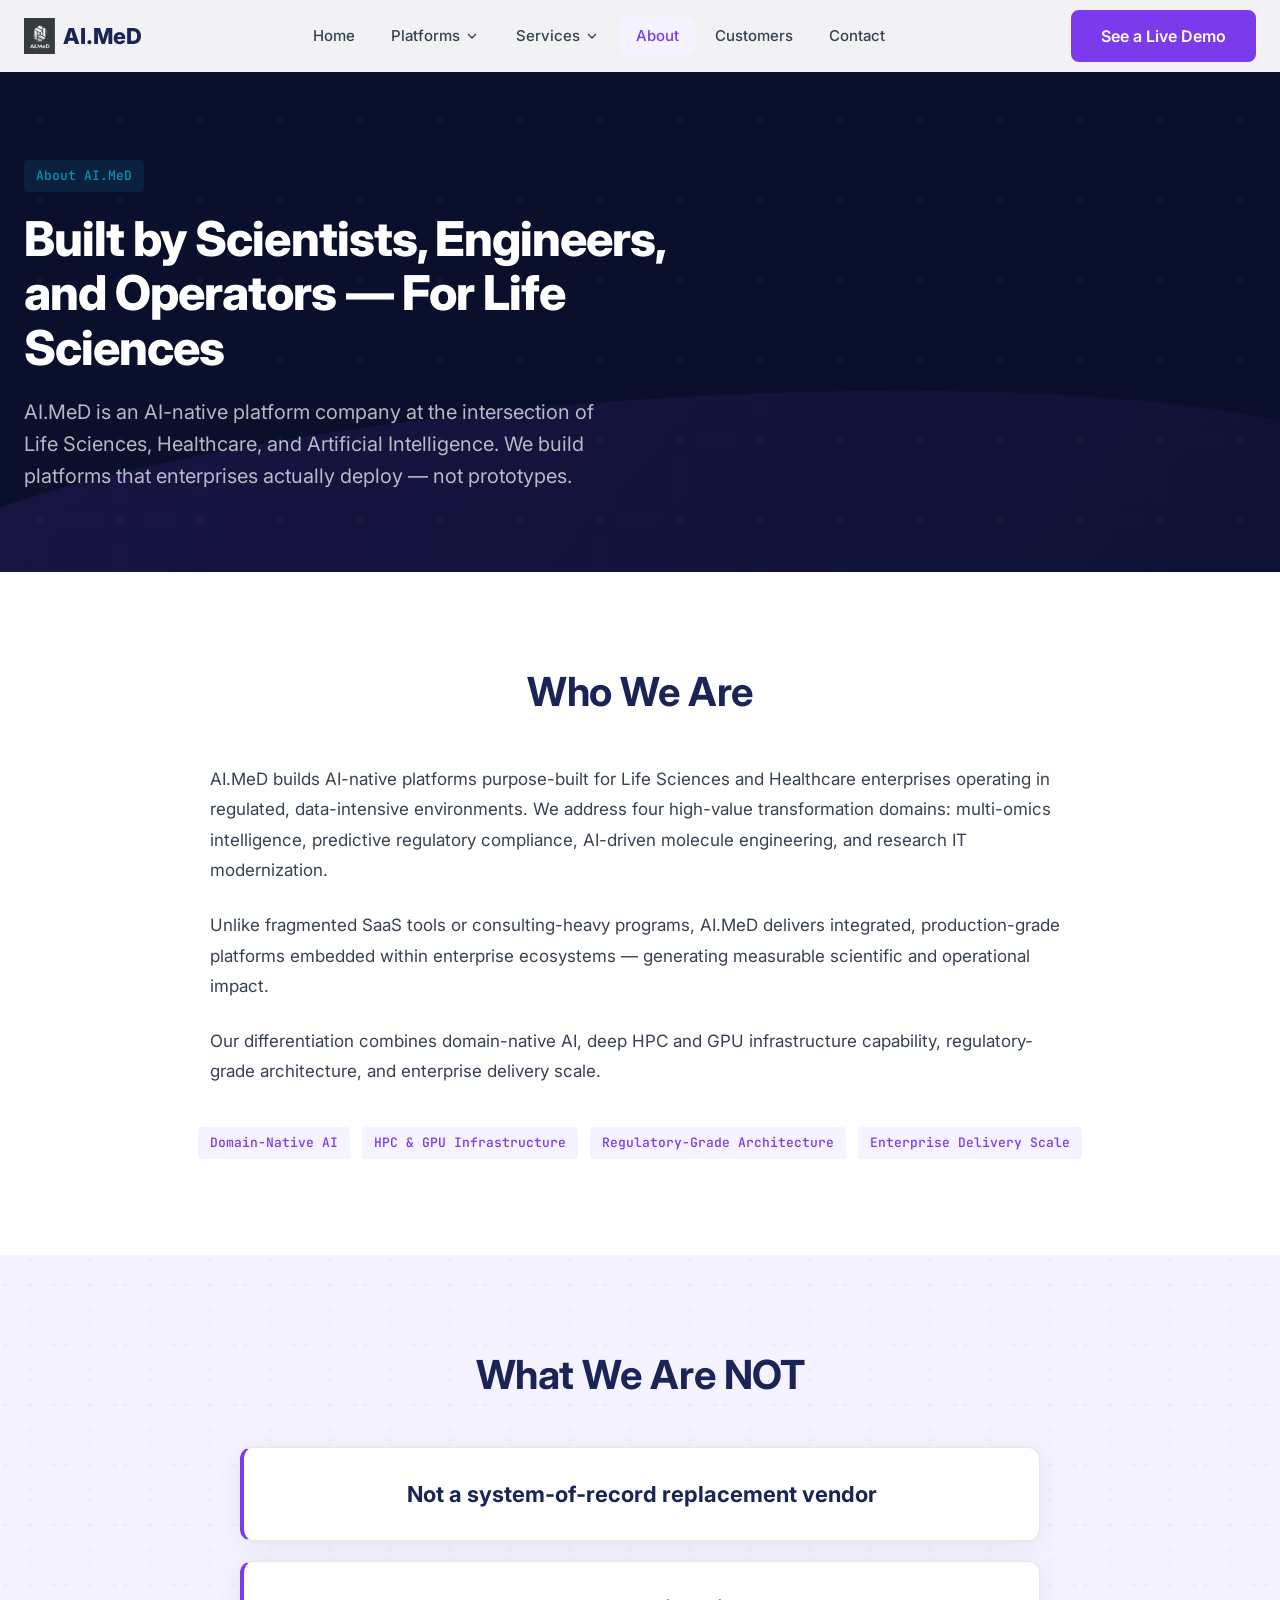
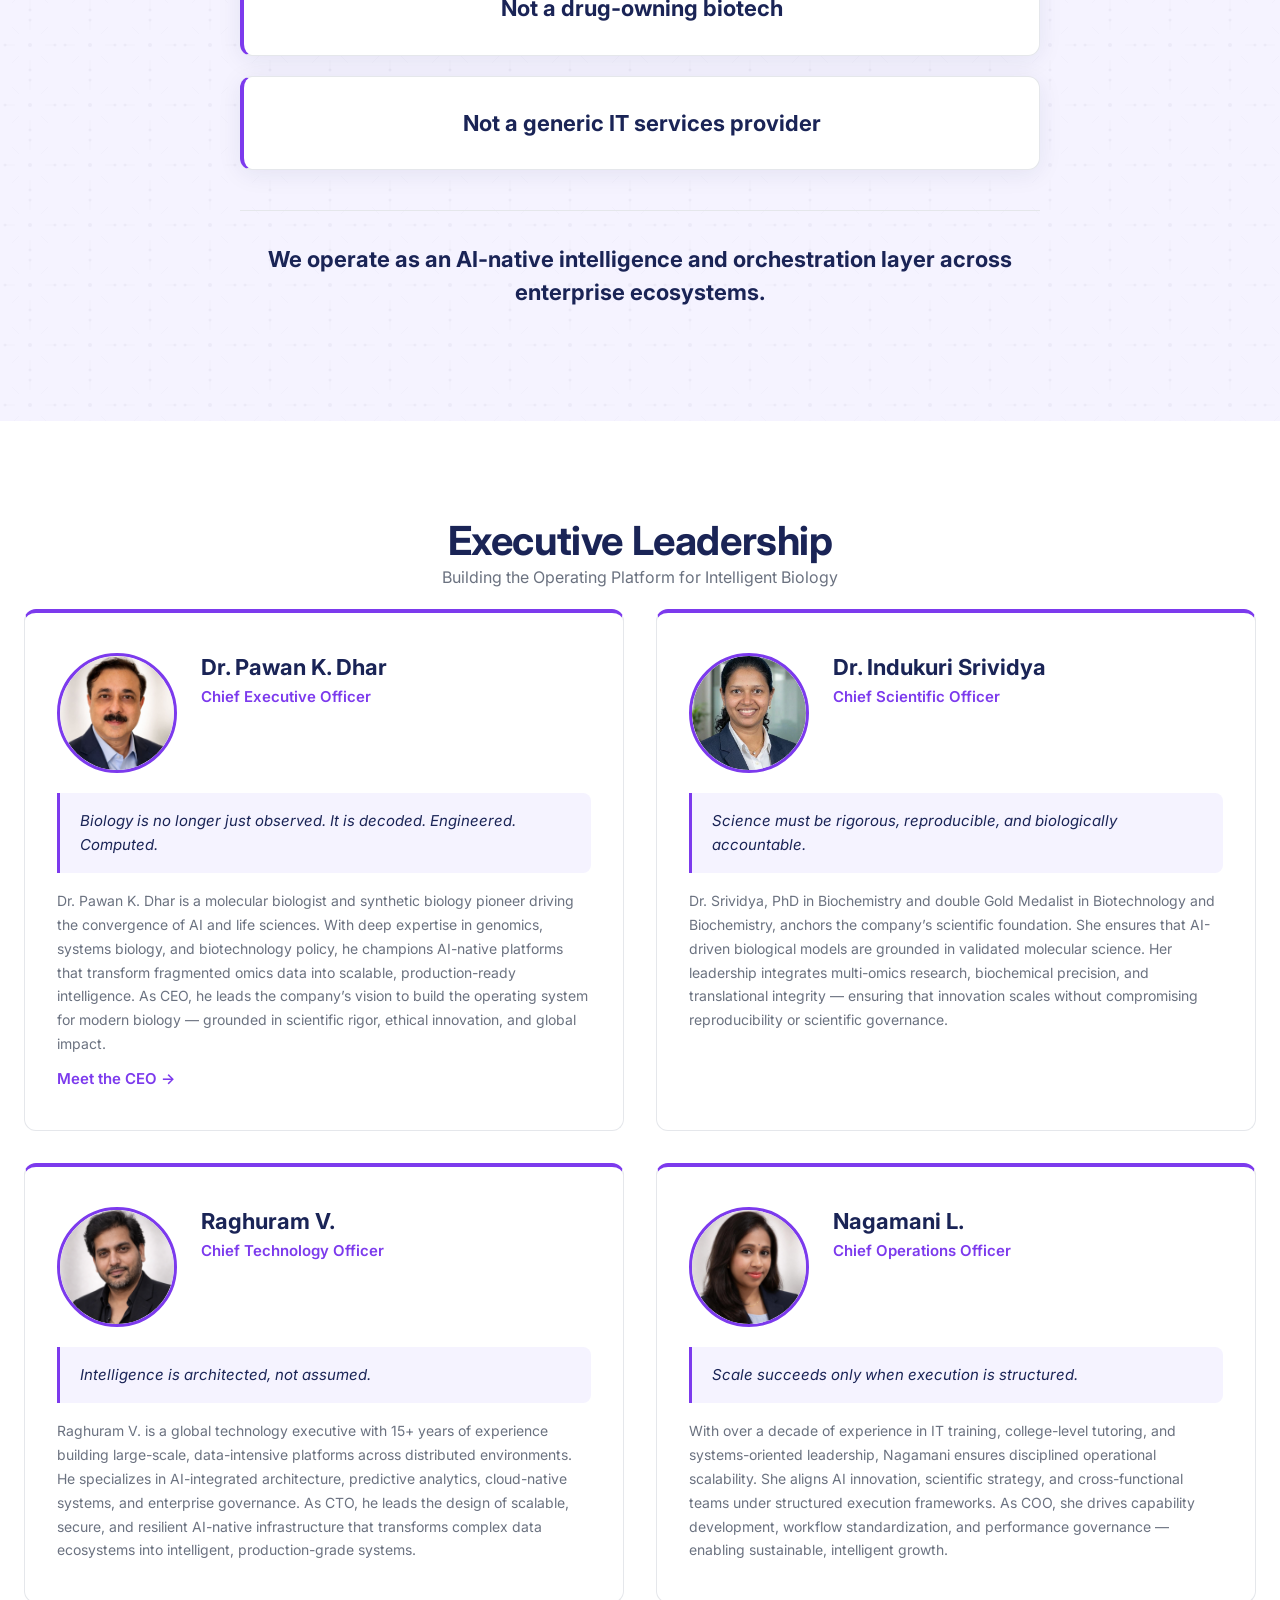
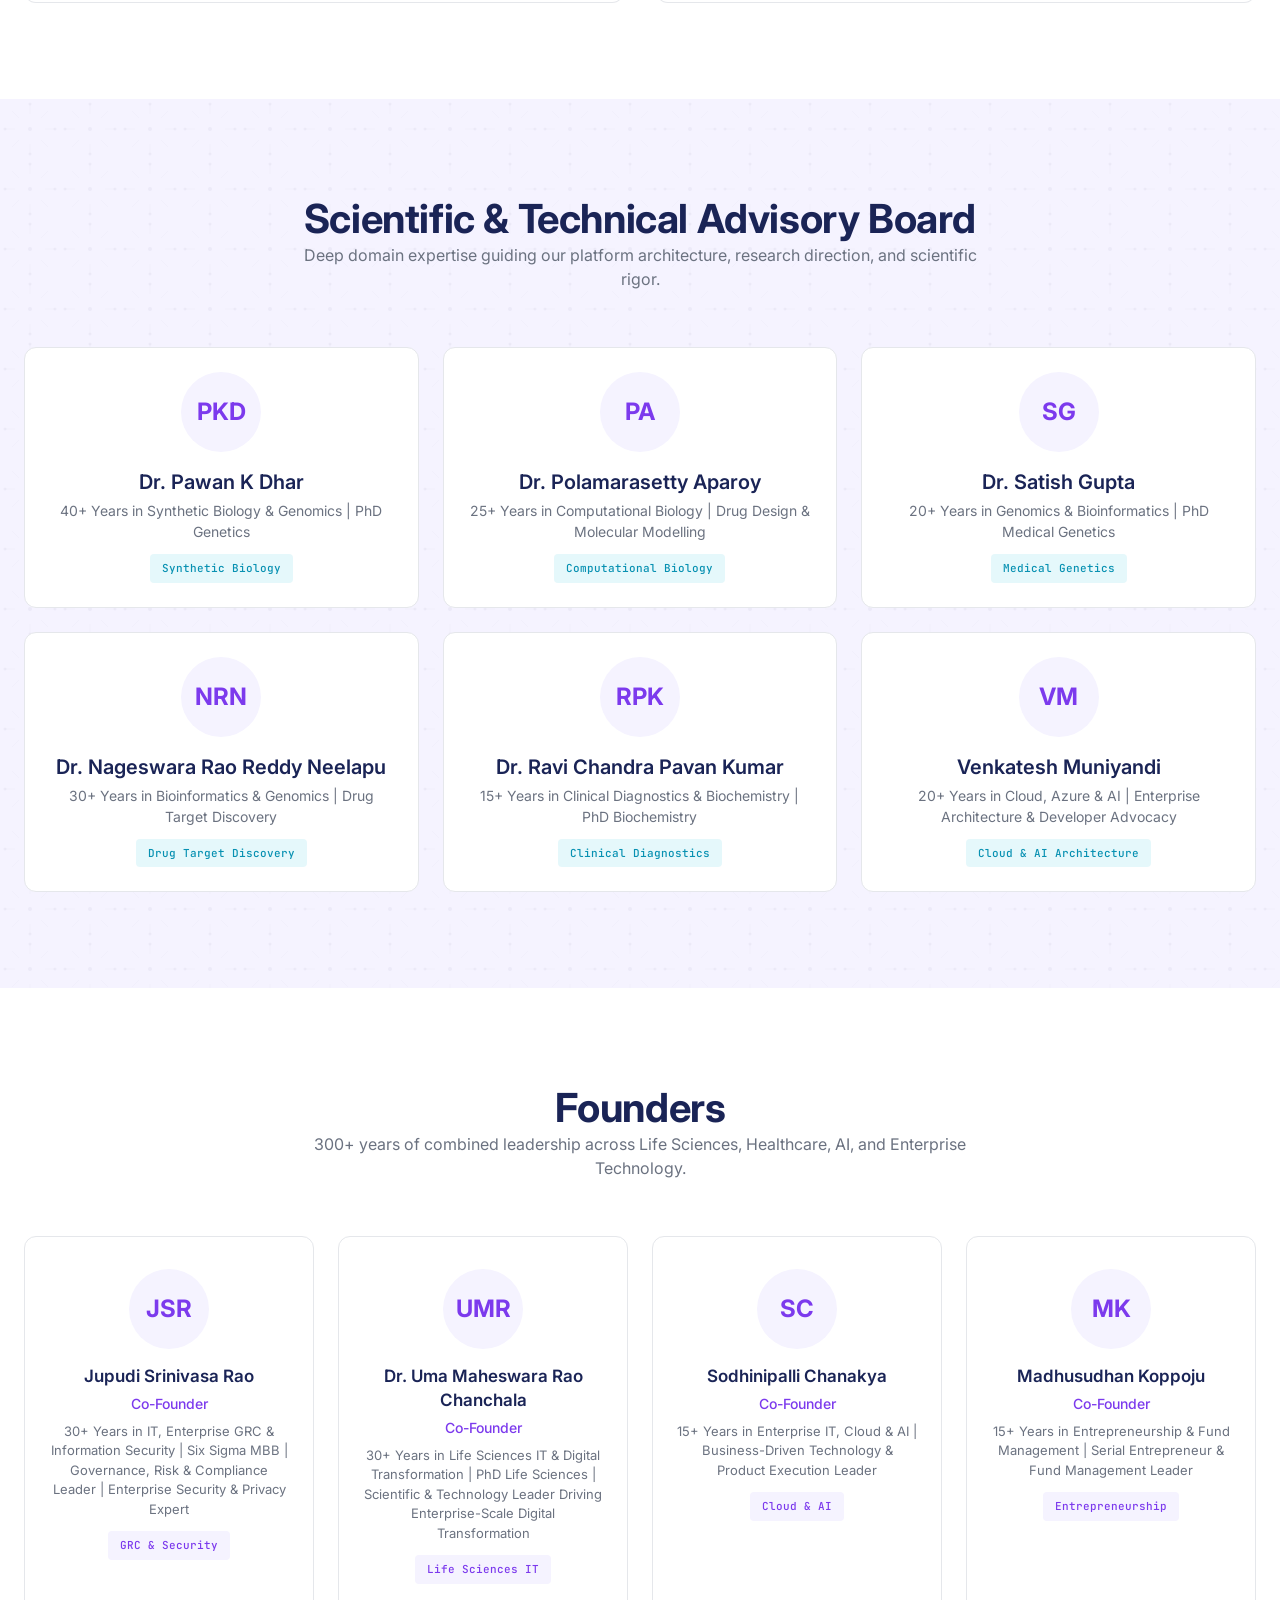
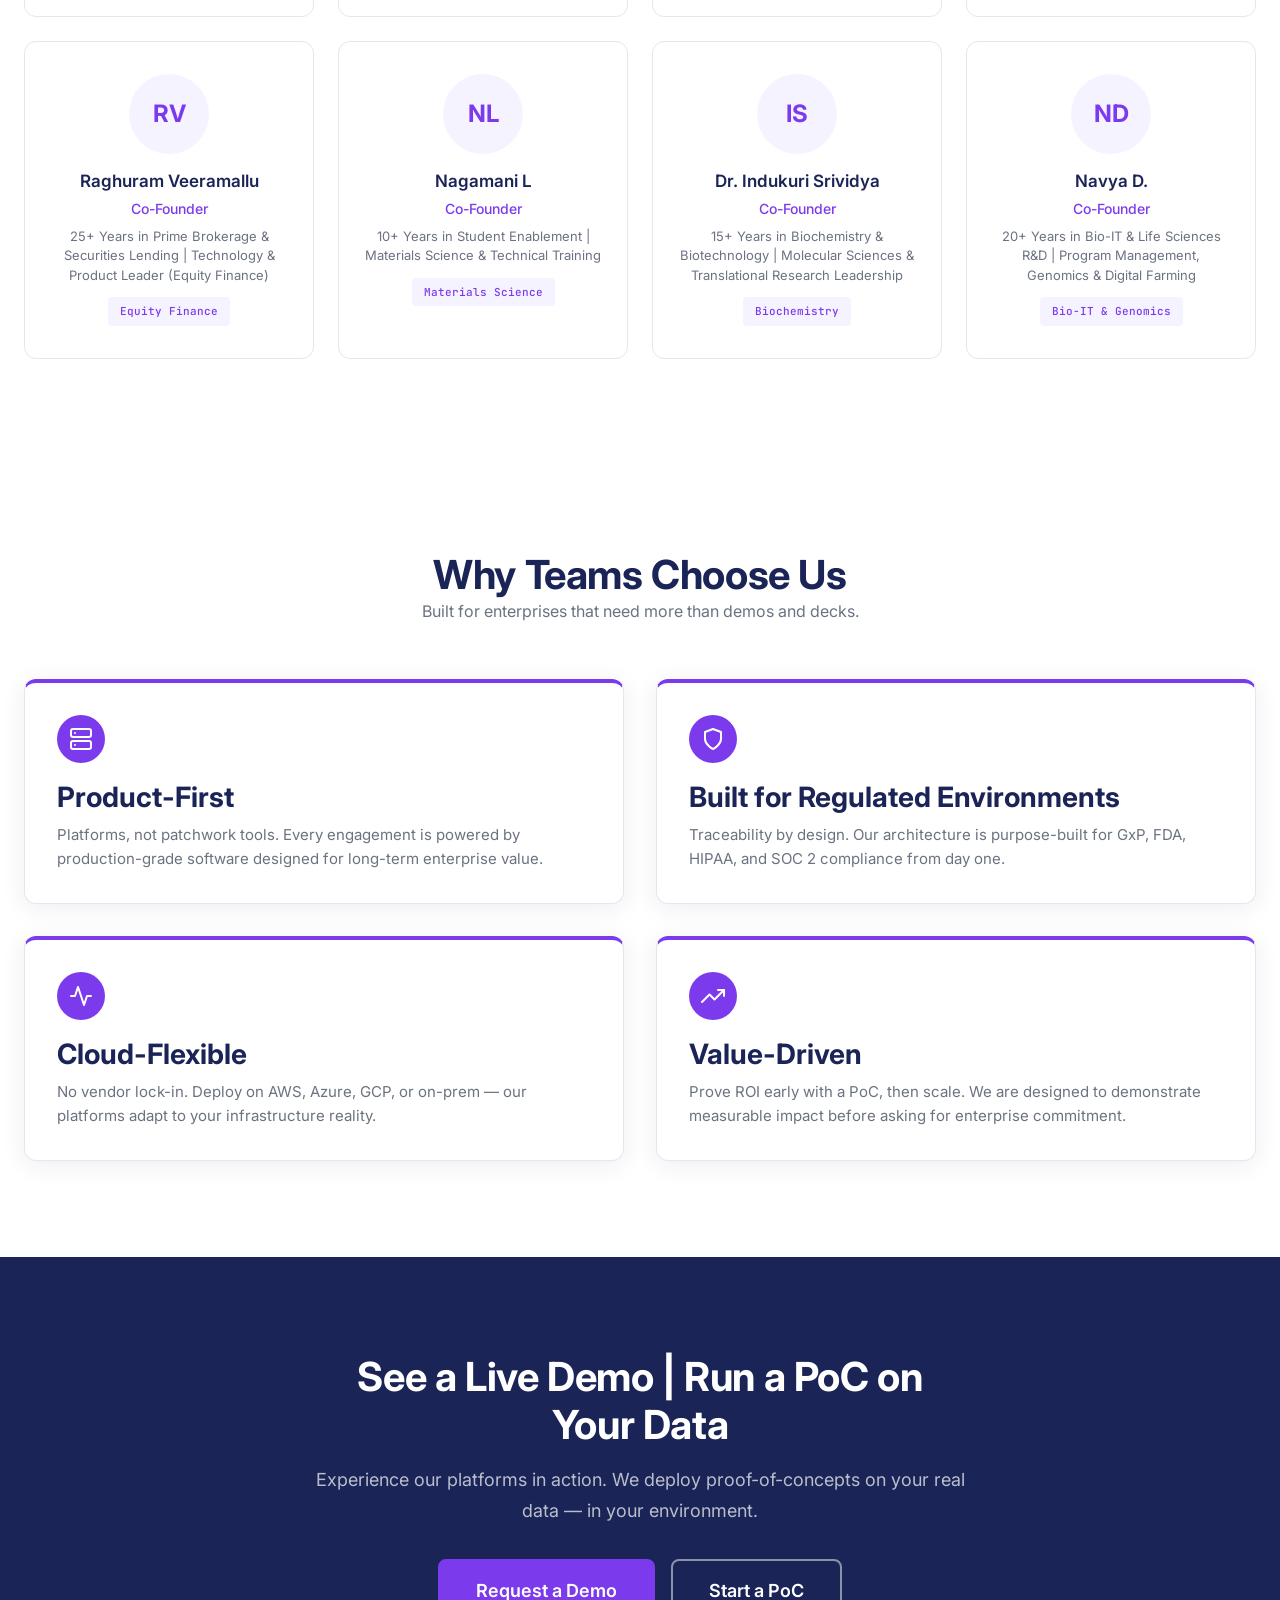
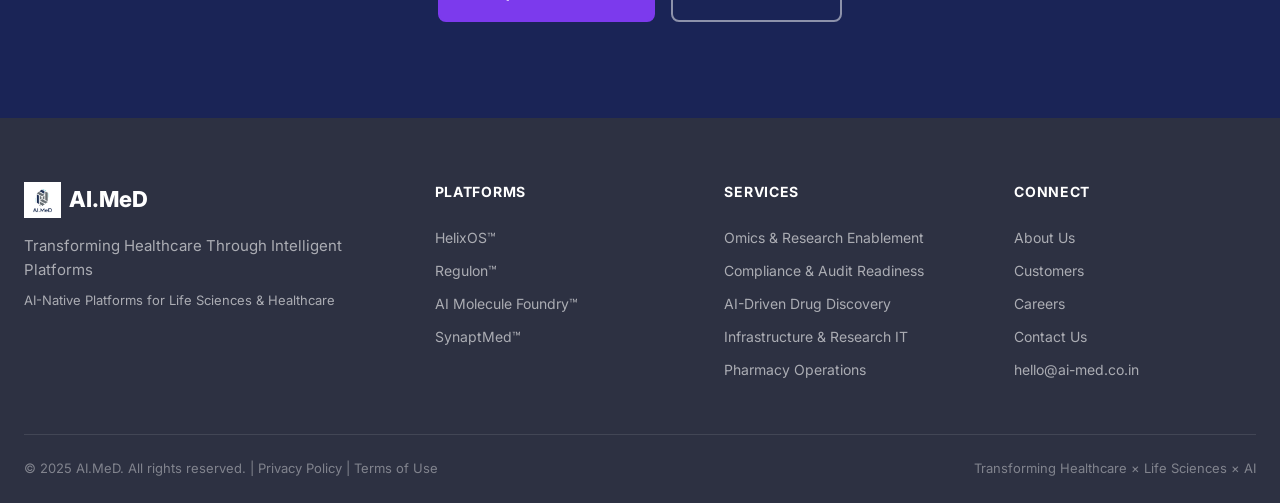
<file: about.html>
<!DOCTYPE html>
<html lang="en">
<head>
  <meta charset="UTF-8">
  <meta name="viewport" content="width=device-width, initial-scale=1.0">
  <title>About AI.MeD — Leadership, Vision & Team | Life Sciences AI Company</title>
  <meta name="description" content="AI.MeD is an AI-native platform company at the intersection of Life Sciences, Healthcare, and Artificial Intelligence. Meet our founders, advisors, and leadership team.">
  <meta name="keywords" content="AI.MeD team, life sciences AI company, healthcare AI leadership, multi-omics intelligence, regulatory compliance AI, drug discovery platform">
  <meta name="author" content="AI.MeD">

  <!-- Open Graph -->
  <meta property="og:title" content="About AI.MeD — Leadership, Vision & Team | Life Sciences AI Company">
  <meta property="og:description" content="AI.MeD is an AI-native platform company at the intersection of Life Sciences, Healthcare, and Artificial Intelligence. Meet our founders, advisors, and leadership team.">
  <meta property="og:type" content="website">
  <meta property="og:image" content="assets/logo/Ai.MeD_2.png">

  <!-- Favicon -->
  <link rel="icon" type="image/x-icon" href="assets/logo/aimed-favicon.ico">

  <!-- Preload fonts -->
  <link rel="preconnect" href="https://fonts.googleapis.com">
  <link rel="preconnect" href="https://fonts.gstatic.com" crossorigin>
  <link rel="preload" as="style" href="https://fonts.googleapis.com/css2?family=Inter:wght@400;500;600;700;800&family=JetBrains+Mono:wght@400;500&display=swap">
  <link href="https://fonts.googleapis.com/css2?family=Inter:wght@400;500;600;700;800&family=JetBrains+Mono:wght@400;500&display=swap" rel="stylesheet">

  <!-- Styles -->
  <link rel="stylesheet" href="css/styles.css">

  <!-- Schema.org JSON-LD -->
  <script type="application/ld+json">
  {
    "@context": "https://schema.org",
    "@type": "AboutPage",
    "mainEntity": {
      "@type": "Organization",
      "name": "AI.MeD",
      "description": "AI-native platforms for Life Sciences, Drug Discovery & Regulated Healthcare",
      "url": "https://ai-med.co.in",
      "foundingLocation": "Hyderabad, Telangana, India",
      "knowsAbout": ["Multi-omics", "Regulatory Compliance", "Drug Discovery AI", "Pharmacy Operations"]
    }
  }
  </script>

  <!-- Google Analytics 4 -->
  <!-- Replace G-XXXXXXXXXX with your GA4 Measurement ID from analytics.google.com -->
  <script async src="https://www.googletagmanager.com/gtag/js?id=G-XXXXXXXXXX"></script>
  <script>
    window.dataLayer = window.dataLayer || [];
    function gtag(){dataLayer.push(arguments);}
    gtag('js', new Date());
    gtag('config', 'G-XXXXXXXXXX');
  </script>
</head>
<body>

<!-- Skip to main content -->
<a href="#main" class="skip-link">Skip to main content</a>

<!-- ============================================================
     NAVIGATION (Prompt 2)
     ============================================================ -->
<nav class="nav" role="navigation" aria-label="Main navigation">
  <div class="nav-inner">
    <!-- Logo -->
    <a href="index.html" class="nav-logo" aria-label="AI.MeD Home">
      <img src="assets/logo/Ai.MeD_2.png" alt="AI.MeD Logo" width="36" height="36">
      <span class="nav-logo-text">AI.MeD</span>
    </a>

    <!-- Desktop links -->
    <div class="nav-links">
      <a href="index.html" class="nav-link">Home</a>

      <!-- Platforms dropdown -->
      <div class="nav-dropdown">
        <a href="platforms.html" class="nav-link nav-dropdown-toggle">
          Platforms
          <svg viewBox="0 0 24 24" fill="none" stroke="currentColor" stroke-width="2"><polyline points="6 9 12 15 18 9"></polyline></svg>
        </a>
        <div class="nav-dropdown-menu" role="menu">
          <a href="platforms.html#helixos" class="nav-dropdown-item" role="menuitem">
            <strong>HelixOS&trade;</strong>
            <span>AI-Native Multi-Omics Platform</span>
          </a>
          <a href="platforms.html#regulon" class="nav-dropdown-item" role="menuitem">
            <strong>Regulon&trade;</strong>
            <span>AI Compliance Operating System</span>
          </a>
          <a href="platforms.html#molecule-foundry" class="nav-dropdown-item" role="menuitem">
            <strong>AI Molecule Foundry&trade;</strong>
            <span>Drug Discovery Platform</span>
          </a>
          <a href="platforms.html#synaptmed" class="nav-dropdown-item" role="menuitem">
            <strong>SynaptMed&trade;</strong>
            <span>Smart Pharmacy Operations</span>
          </a>
        </div>
      </div>

      <!-- Services dropdown -->
      <div class="nav-dropdown">
        <a href="services.html" class="nav-link nav-dropdown-toggle">
          Services
          <svg viewBox="0 0 24 24" fill="none" stroke="currentColor" stroke-width="2"><polyline points="6 9 12 15 18 9"></polyline></svg>
        </a>
        <div class="nav-dropdown-menu" role="menu">
          <a href="services.html#helixos-services" class="nav-dropdown-item" role="menuitem">
            <strong>Research &amp; Omics Services</strong>
            <span>Multi-omics pipeline engineering &amp; AI enablement</span>
          </a>
          <a href="services.html#regulon-services" class="nav-dropdown-item" role="menuitem">
            <strong>Compliance &amp; Audit Readiness</strong>
            <span>Continuous compliance monitoring &amp; automation</span>
          </a>
          <a href="services.html#molecule-foundry-services" class="nav-dropdown-item" role="menuitem">
            <strong>AI-Driven Drug Discovery</strong>
            <span>ML-guided screening &amp; generative molecule design</span>
          </a>
          <a href="services.html#infra-services" class="nav-dropdown-item" role="menuitem">
            <strong>Infrastructure &amp; Research IT</strong>
            <span>HPC, GPU optimization &amp; cloud-native IT</span>
          </a>
          <a href="services.html#synaptmed-services" class="nav-dropdown-item" role="menuitem">
            <strong>Pharmacy Digital Transformation</strong>
            <span>End-to-end pharmacy onboarding &amp; operations</span>
          </a>
        </div>
      </div>

      <a href="about.html" class="nav-link active">About</a>
      <a href="collaborations.html" class="nav-link">Customers</a>
      <a href="contact.html" class="nav-link">Contact</a>
    </div>

    <!-- CTA -->
    <a href="contact.html" class="btn btn-primary nav-cta">See a Live Demo</a>

    <!-- Hamburger (mobile) -->
    <button class="nav-hamburger" aria-label="Toggle mobile menu" aria-expanded="false">
      <span></span>
      <span></span>
      <span></span>
    </button>
  </div>
</nav>

<!-- Mobile menu overlay -->
<div class="mobile-menu" role="dialog" aria-label="Mobile navigation">
  <div class="mobile-menu-links">
    <a href="index.html" class="mobile-menu-link">Home</a>

    <button class="mobile-accordion-btn" aria-expanded="false">
      Platforms
      <svg viewBox="0 0 24 24" fill="none" stroke="currentColor" stroke-width="2"><polyline points="6 9 12 15 18 9"></polyline></svg>
    </button>
    <div class="mobile-accordion-panel">
      <a href="platforms.html#helixos">HelixOS&trade; — AI-Native Multi-Omics Platform</a>
      <a href="platforms.html#regulon">Regulon&trade; — AI Compliance Operating System</a>
      <a href="platforms.html#molecule-foundry">AI Molecule Foundry&trade; — Drug Discovery Platform</a>
      <a href="platforms.html#synaptmed">SynaptMed&trade; — Smart Pharmacy Operations</a>
    </div>

    <button class="mobile-accordion-btn" aria-expanded="false">
      Services
      <svg viewBox="0 0 24 24" fill="none" stroke="currentColor" stroke-width="2"><polyline points="6 9 12 15 18 9"></polyline></svg>
    </button>
    <div class="mobile-accordion-panel">
      <a href="services.html#helixos-services">Research &amp; Omics Services</a>
      <a href="services.html#regulon-services">Compliance &amp; Audit Readiness</a>
      <a href="services.html#molecule-foundry-services">AI-Driven Drug Discovery</a>
      <a href="services.html#infra-services">Infrastructure &amp; Research IT</a>
      <a href="services.html#synaptmed-services">Pharmacy Digital Transformation</a>
    </div>

    <a href="about.html" class="mobile-menu-link">About</a>
    <a href="collaborations.html" class="mobile-menu-link">Customers</a>
    <a href="contact.html" class="mobile-menu-link">Contact</a>
  </div>
  <div class="mobile-menu-cta">
    <a href="contact.html" class="btn btn-primary btn-full btn-lg">See a Live Demo</a>
  </div>
</div>

<!-- ============================================================
     MAIN CONTENT
     ============================================================ -->
<main id="main">

  <!-- ============================================================
       SECTION: PAGE HERO
       ============================================================ -->
  <section class="page-hero" aria-label="About Hero">
    <div class="page-hero-wave"></div>
    <div class="container">
      <span class="badge-teal" style="margin-bottom: 20px;">About AI.MeD</span>
      <h1>Built by Scientists, Engineers, and Operators &mdash; For Life Sciences</h1>
      <p>AI.MeD is an AI-native platform company at the intersection of Life Sciences, Healthcare, and Artificial Intelligence. We build platforms that enterprises actually deploy &mdash; not prototypes.</p>
    </div>
  </section>

  <!-- ============================================================
       SECTION 1: WHO WE ARE
       ============================================================ -->
  <section class="section-white section-padding" aria-label="Who We Are">
    <div class="container">
      <div class="section-header animate-on-scroll" style="max-width: 800px; margin: 0 auto 48px;">
        <h2 class="text-center">Who We Are</h2>
      </div>

      <div style="max-width: 860px; margin: 0 auto;" class="animate-on-scroll">
        <p style="font-size: 17px; line-height: 1.8; color: var(--color-text-body); margin-bottom: 24px;">
          AI.MeD builds AI-native platforms purpose-built for Life Sciences and Healthcare enterprises operating in regulated, data-intensive environments. We address four high-value transformation domains: multi-omics intelligence, predictive regulatory compliance, AI-driven molecule engineering, and research IT modernization.
        </p>
        <p style="font-size: 17px; line-height: 1.8; color: var(--color-text-body); margin-bottom: 24px;">
          Unlike fragmented SaaS tools or consulting-heavy programs, AI.MeD delivers integrated, production-grade platforms embedded within enterprise ecosystems &mdash; generating measurable scientific and operational impact.
        </p>
        <p style="font-size: 17px; line-height: 1.8; color: var(--color-text-body);">
          Our differentiation combines domain-native AI, deep HPC and GPU infrastructure capability, regulatory-grade architecture, and enterprise delivery scale.
        </p>
      </div>

      <!-- Differentiator badges -->
      <div class="animate-on-scroll" style="display: flex; flex-wrap: wrap; gap: 12px; justify-content: center; margin-top: 40px;">
        <span class="badge">Domain-Native AI</span>
        <span class="badge">HPC &amp; GPU Infrastructure</span>
        <span class="badge">Regulatory-Grade Architecture</span>
        <span class="badge">Enterprise Delivery Scale</span>
      </div>
    </div>
  </section>

  <!-- ============================================================
       SECTION 2: WHAT WE ARE NOT
       ============================================================ -->
  <section class="section-light section-padding" aria-label="What We Are Not">
    <div class="container">
      <div class="section-header text-center animate-on-scroll" style="max-width: 700px; margin: 0 auto 48px;">
        <h2>What We Are NOT</h2>
      </div>

      <div style="max-width: 800px; margin: 0 auto;">
        <div style="display: flex; flex-direction: column; gap: 20px; margin-bottom: 40px;">
          <div class="card animate-on-scroll animate-delay-1" style="border-left: 4px solid var(--color-violet); text-align: center;">
            <h3 style="font-size: 22px; color: var(--color-navy);">Not a system-of-record replacement vendor</h3>
          </div>
          <div class="card animate-on-scroll animate-delay-2" style="border-left: 4px solid var(--color-violet); text-align: center;">
            <h3 style="font-size: 22px; color: var(--color-navy);">Not a drug-owning biotech</h3>
          </div>
          <div class="card animate-on-scroll animate-delay-3" style="border-left: 4px solid var(--color-violet); text-align: center;">
            <h3 style="font-size: 22px; color: var(--color-navy);">Not a generic IT services provider</h3>
          </div>
        </div>

        <div class="convergence-statement animate-on-scroll" style="margin-top: 0; padding-top: 32px; border-top: 1px solid var(--color-silver-light);">
          <h3 style="font-size: 22px; line-height: 1.5;">We operate as an AI-native intelligence and orchestration layer across enterprise ecosystems.</h3>
        </div>
      </div>
    </div>
  </section>

  <!-- ============================================================
       SECTION 3: EXECUTIVE LEADERSHIP
       ============================================================ -->
  <section class="section-white section-padding" aria-label="Executive Leadership">
    <div class="container">
      <div class="section-header text-center animate-on-scroll" style="max-width: 760px; margin: 0 auto 20px;">
        <h2>Executive Leadership</h2>
        <p class="text-muted">Building the Operating Platform for Intelligent Biology</p>
      </div>

      <div class="exec-leadership-grid">

        <!-- CEO — Dr. Pawan K. Dhar -->
        <a href="ceo.html" class="exec-card animate-on-scroll animate-delay-1" style="text-decoration: none; color: inherit; display: block;">
          <div class="exec-card-header">
            <div class="exec-photo-placeholder">
              <!-- Replace with: <span class="exec-initials">PKD</span> -->
              <img src="assets/team/pawan-dhar.jpg" alt="Dr. Pawan K. Dhar">
            </div>
            <div class="exec-card-info">
              <h3>Dr. Pawan K. Dhar</h3>
              <p class="exec-title">Chief Executive Officer</p>
            </div>
          </div>
          <div class="exec-quote">Biology is no longer just observed. It is decoded. Engineered. Computed.</div>
          <p class="exec-bio">Dr. Pawan K. Dhar is a molecular biologist and synthetic biology pioneer driving the convergence of AI and life sciences. With deep expertise in genomics, systems biology, and biotechnology policy, he champions AI-native platforms that transform fragmented omics data into scalable, production-ready intelligence. As CEO, he leads the company&rsquo;s vision to build the operating system for modern biology &mdash; grounded in scientific rigor, ethical innovation, and global impact.</p>
          <span class="platform-card-link" style="margin-top: 12px;">Meet the CEO &rarr;</span>
        </a>

        <!-- CSO — Dr. Indukuri Srividya -->
        <div class="exec-card animate-on-scroll animate-delay-2">
          <div class="exec-card-header">
            <div class="exec-photo-placeholder">
              <!-- Replace with: <span class="exec-initials">IS</span> -->
              <img src="assets/team/indukuri-srividya.jpg" alt="Dr. Indukuri Srividya">
            </div>
            <div class="exec-card-info">
              <h3>Dr. Indukuri Srividya</h3>
              <p class="exec-title">Chief Scientific Officer</p>
            </div>
          </div>
          <div class="exec-quote">Science must be rigorous, reproducible, and biologically accountable.</div>
          <p class="exec-bio">Dr. Srividya, PhD in Biochemistry and double Gold Medalist in Biotechnology and Biochemistry, anchors the company&rsquo;s scientific foundation. She ensures that AI-driven biological models are grounded in validated molecular science. Her leadership integrates multi-omics research, biochemical precision, and translational integrity &mdash; ensuring that innovation scales without compromising reproducibility or scientific governance.</p>
        </div>

        <!-- CTO — Raghuram V. -->
        <div class="exec-card animate-on-scroll animate-delay-3">
          <div class="exec-card-header">
            <div class="exec-photo-placeholder">
              <!-- Replace with: <span class="exec-initials">RV</span> -->
              <img src="assets/team/raghuram-v.jpg" alt="Raghuram V.">
            </div>
            <div class="exec-card-info">
              <h3>Raghuram V.</h3>
              <p class="exec-title">Chief Technology Officer</p>
            </div>
          </div>
          <div class="exec-quote">Intelligence is architected, not assumed.</div>
          <p class="exec-bio">Raghuram V. is a global technology executive with 15+ years of experience building large-scale, data-intensive platforms across distributed environments. He specializes in AI-integrated architecture, predictive analytics, cloud-native systems, and enterprise governance. As CTO, he leads the design of scalable, secure, and resilient AI-native infrastructure that transforms complex data ecosystems into intelligent, production-grade systems.</p>
        </div>

        <!-- COO — Nagamani L. -->
        <div class="exec-card animate-on-scroll animate-delay-4">
          <div class="exec-card-header">
            <div class="exec-photo-placeholder">
              <!-- Replace with: <span class="exec-initials">NL</span> -->
              <img src="assets/team/nagamani-l.jpg" alt="Nagamani L.">
            </div>
            <div class="exec-card-info">
              <h3>Nagamani L.</h3>
              <p class="exec-title">Chief Operations Officer</p>
            </div>
          </div>
          <div class="exec-quote">Scale succeeds only when execution is structured.</div>
          <p class="exec-bio">With over a decade of experience in IT training, college-level tutoring, and systems-oriented leadership, Nagamani ensures disciplined operational scalability. She aligns AI innovation, scientific strategy, and cross-functional teams under structured execution frameworks. As COO, she drives capability development, workflow standardization, and performance governance &mdash; enabling sustainable, intelligent growth.</p>
        </div>

      </div>
    </div>
  </section>

  <!-- ============================================================
       SECTION 4: ADVISORY BOARD
       ============================================================ -->
  <section class="section-light section-padding" aria-label="Advisors">
    <div class="container">
      <div class="section-header text-center animate-on-scroll" style="max-width: 700px; margin: 0 auto 56px;">
        <h2>Scientific &amp; Technical Advisory Board</h2>
        <p class="text-muted">Deep domain expertise guiding our platform architecture, research direction, and scientific rigor.</p>
      </div>

      <div class="advisor-grid">

        <!-- Advisor 1 -->
        <div class="advisor-card animate-on-scroll animate-delay-1">
          <div class="leader-avatar" style="margin: 0 auto 16px;">PKD</div>
          <h4>Dr. Pawan K Dhar</h4>
          <p class="advisor-domain">40+ Years in Synthetic Biology &amp; Genomics | PhD Genetics</p>
          <div style="margin-top: 12px;">
            <span class="badge-teal" style="font-size: 11px;">Synthetic Biology</span>
          </div>
        </div>

        <!-- Advisor 2 -->
        <div class="advisor-card animate-on-scroll animate-delay-2">
          <div class="leader-avatar" style="margin: 0 auto 16px;">PA</div>
          <h4>Dr. Polamarasetty Aparoy</h4>
          <p class="advisor-domain">25+ Years in Computational Biology | Drug Design &amp; Molecular Modelling</p>
          <div style="margin-top: 12px;">
            <span class="badge-teal" style="font-size: 11px;">Computational Biology</span>
          </div>
        </div>

        <!-- Advisor 3 -->
        <div class="advisor-card animate-on-scroll animate-delay-3">
          <div class="leader-avatar" style="margin: 0 auto 16px;">SG</div>
          <h4>Dr. Satish Gupta</h4>
          <p class="advisor-domain">20+ Years in Genomics &amp; Bioinformatics | PhD Medical Genetics</p>
          <div style="margin-top: 12px;">
            <span class="badge-teal" style="font-size: 11px;">Medical Genetics</span>
          </div>
        </div>

        <!-- Advisor 4 -->
        <div class="advisor-card animate-on-scroll animate-delay-1">
          <div class="leader-avatar" style="margin: 0 auto 16px;">NRN</div>
          <h4>Dr. Nageswara Rao Reddy Neelapu</h4>
          <p class="advisor-domain">30+ Years in Bioinformatics &amp; Genomics | Drug Target Discovery</p>
          <div style="margin-top: 12px;">
            <span class="badge-teal" style="font-size: 11px;">Drug Target Discovery</span>
          </div>
        </div>

        <!-- Advisor 5 -->
        <div class="advisor-card animate-on-scroll animate-delay-2">
          <div class="leader-avatar" style="margin: 0 auto 16px;">RPK</div>
          <h4>Dr. Ravi Chandra Pavan Kumar</h4>
          <p class="advisor-domain">15+ Years in Clinical Diagnostics &amp; Biochemistry | PhD Biochemistry</p>
          <div style="margin-top: 12px;">
            <span class="badge-teal" style="font-size: 11px;">Clinical Diagnostics</span>
          </div>
        </div>

        <!-- Advisor 6 -->
        <div class="advisor-card animate-on-scroll animate-delay-3">
          <div class="leader-avatar" style="margin: 0 auto 16px;">VM</div>
          <h4>Venkatesh Muniyandi</h4>
          <p class="advisor-domain">20+ Years in Cloud, Azure &amp; AI | Enterprise Architecture &amp; Developer Advocacy</p>
          <div style="margin-top: 12px;">
            <span class="badge-teal" style="font-size: 11px;">Cloud &amp; AI Architecture</span>
          </div>
        </div>

      </div>
    </div>
  </section>

  <!-- ============================================================
       SECTION 5: FOUNDERS
       ============================================================ -->
  <section class="section-white section-padding" aria-label="Founders">
    <div class="container">
      <div class="section-header text-center animate-on-scroll" style="max-width: 700px; margin: 0 auto 56px;">
        <h2>Founders</h2>
        <p class="text-muted">300+ years of combined leadership across Life Sciences, Healthcare, AI, and Enterprise Technology.</p>
      </div>

      <div class="leadership-grid" style="grid-template-columns: repeat(4, 1fr); gap: 24px;">

        <!-- Founder 1 -->
        <div class="leader-card animate-on-scroll animate-delay-1">
          <div class="leader-avatar">JSR</div>
          <h4>Jupudi Srinivasa Rao</h4>
          <p class="leader-title">Co-Founder</p>
          <p class="leader-focus">30+ Years in IT, Enterprise GRC &amp; Information Security | Six Sigma MBB | Governance, Risk &amp; Compliance Leader | Enterprise Security &amp; Privacy Expert</p>
          <div style="margin-top: 12px;">
            <span class="badge" style="font-size: 11px;">GRC &amp; Security</span>
          </div>
        </div>

        <!-- Founder 2 -->
        <div class="leader-card animate-on-scroll animate-delay-2">
          <div class="leader-avatar">UMR</div>
          <h4>Dr. Uma Maheswara Rao Chanchala</h4>
          <p class="leader-title">Co-Founder</p>
          <p class="leader-focus">30+ Years in Life Sciences IT &amp; Digital Transformation | PhD Life Sciences | Scientific &amp; Technology Leader Driving Enterprise-Scale Digital Transformation</p>
          <div style="margin-top: 12px;">
            <span class="badge" style="font-size: 11px;">Life Sciences IT</span>
          </div>
        </div>

        <!-- Founder 3 -->
        <div class="leader-card animate-on-scroll animate-delay-3">
          <div class="leader-avatar">SC</div>
          <h4>Sodhinipalli Chanakya</h4>
          <p class="leader-title">Co-Founder</p>
          <p class="leader-focus">15+ Years in Enterprise IT, Cloud &amp; AI | Business-Driven Technology &amp; Product Execution Leader</p>
          <div style="margin-top: 12px;">
            <span class="badge" style="font-size: 11px;">Cloud &amp; AI</span>
          </div>
        </div>

        <!-- Founder 4 -->
        <div class="leader-card animate-on-scroll animate-delay-4">
          <div class="leader-avatar">MK</div>
          <h4>Madhusudhan Koppoju</h4>
          <p class="leader-title">Co-Founder</p>
          <p class="leader-focus">15+ Years in Entrepreneurship &amp; Fund Management | Serial Entrepreneur &amp; Fund Management Leader</p>
          <div style="margin-top: 12px;">
            <span class="badge" style="font-size: 11px;">Entrepreneurship</span>
          </div>
        </div>

        <!-- Founder 5 -->
        <div class="leader-card animate-on-scroll animate-delay-1">
          <div class="leader-avatar">RV</div>
          <h4>Raghuram Veeramallu</h4>
          <p class="leader-title">Co-Founder</p>
          <p class="leader-focus">25+ Years in Prime Brokerage &amp; Securities Lending | Technology &amp; Product Leader (Equity Finance)</p>
          <div style="margin-top: 12px;">
            <span class="badge" style="font-size: 11px;">Equity Finance</span>
          </div>
        </div>

        <!-- Founder 6 -->
        <div class="leader-card animate-on-scroll animate-delay-2">
          <div class="leader-avatar">NL</div>
          <h4>Nagamani L</h4>
          <p class="leader-title">Co-Founder</p>
          <p class="leader-focus">10+ Years in Student Enablement | Materials Science &amp; Technical Training</p>
          <div style="margin-top: 12px;">
            <span class="badge" style="font-size: 11px;">Materials Science</span>
          </div>
        </div>

        <!-- Founder 7 -->
        <div class="leader-card animate-on-scroll animate-delay-3">
          <div class="leader-avatar">IS</div>
          <h4>Dr. Indukuri Srividya</h4>
          <p class="leader-title">Co-Founder</p>
          <p class="leader-focus">15+ Years in Biochemistry &amp; Biotechnology | Molecular Sciences &amp; Translational Research Leadership</p>
          <div style="margin-top: 12px;">
            <span class="badge" style="font-size: 11px;">Biochemistry</span>
          </div>
        </div>

        <!-- Founder 8 -->
        <div class="leader-card animate-on-scroll animate-delay-4">
          <div class="leader-avatar">ND</div>
          <h4>Navya D.</h4>
          <p class="leader-title">Co-Founder</p>
          <p class="leader-focus">20+ Years in Bio-IT &amp; Life Sciences R&amp;D | Program Management, Genomics &amp; Digital Farming</p>
          <div style="margin-top: 12px;">
            <span class="badge" style="font-size: 11px;">Bio-IT &amp; Genomics</span>
          </div>
        </div>

      </div>
    </div>
  </section>

  <!-- ============================================================
       SECTION 5: WHY TEAMS CHOOSE US
       ============================================================ -->
  <section class="section-white section-padding" aria-label="Why Teams Choose Us">
    <div class="container">
      <div class="section-header text-center animate-on-scroll" style="max-width: 700px; margin: 0 auto 56px;">
        <h2>Why Teams Choose Us</h2>
        <p class="text-muted">Built for enterprises that need more than demos and decks.</p>
      </div>

      <div class="platform-grid" style="gap: 32px;">

        <!-- Feature 1 -->
        <div class="card-platform animate-on-scroll animate-delay-1">
          <div class="icon-circle">
            <svg viewBox="0 0 24 24" fill="none" stroke="currentColor" stroke-width="2" stroke-linecap="round" stroke-linejoin="round"><rect x="2" y="2" width="20" height="8" rx="2" ry="2"></rect><rect x="2" y="14" width="20" height="8" rx="2" ry="2"></rect><line x1="6" y1="6" x2="6.01" y2="6"></line><line x1="6" y1="18" x2="6.01" y2="18"></line></svg>
          </div>
          <h3 style="margin-top: 16px;">Product-First</h3>
          <p style="font-size: 15px; color: var(--color-text-muted); line-height: 1.6; margin-top: 8px;">Platforms, not patchwork tools. Every engagement is powered by production-grade software designed for long-term enterprise value.</p>
        </div>

        <!-- Feature 2 -->
        <div class="card-platform animate-on-scroll animate-delay-2">
          <div class="icon-circle">
            <svg viewBox="0 0 24 24" fill="none" stroke="currentColor" stroke-width="2" stroke-linecap="round" stroke-linejoin="round"><path d="M12 22s8-4 8-10V5l-8-3-8 3v7c0 6 8 10 8 10z"></path></svg>
          </div>
          <h3 style="margin-top: 16px;">Built for Regulated Environments</h3>
          <p style="font-size: 15px; color: var(--color-text-muted); line-height: 1.6; margin-top: 8px;">Traceability by design. Our architecture is purpose-built for GxP, FDA, HIPAA, and SOC 2 compliance from day one.</p>
        </div>

        <!-- Feature 3 -->
        <div class="card-platform animate-on-scroll animate-delay-3">
          <div class="icon-circle">
            <svg viewBox="0 0 24 24" fill="none" stroke="currentColor" stroke-width="2" stroke-linecap="round" stroke-linejoin="round"><path d="M22 12h-4l-3 9L9 3l-3 9H2"></path></svg>
          </div>
          <h3 style="margin-top: 16px;">Cloud-Flexible</h3>
          <p style="font-size: 15px; color: var(--color-text-muted); line-height: 1.6; margin-top: 8px;">No vendor lock-in. Deploy on AWS, Azure, GCP, or on-prem &mdash; our platforms adapt to your infrastructure reality.</p>
        </div>

        <!-- Feature 4 -->
        <div class="card-platform animate-on-scroll animate-delay-4">
          <div class="icon-circle">
            <svg viewBox="0 0 24 24" fill="none" stroke="currentColor" stroke-width="2" stroke-linecap="round" stroke-linejoin="round"><polyline points="23 6 13.5 15.5 8.5 10.5 1 18"></polyline><polyline points="17 6 23 6 23 12"></polyline></svg>
          </div>
          <h3 style="margin-top: 16px;">Value-Driven</h3>
          <p style="font-size: 15px; color: var(--color-text-muted); line-height: 1.6; margin-top: 8px;">Prove ROI early with a PoC, then scale. We are designed to demonstrate measurable impact before asking for enterprise commitment.</p>
        </div>

      </div>
    </div>
  </section>

  <!-- ============================================================
       SECTION: BOTTOM CTA
       ============================================================ -->
  <section class="bottom-cta section-padding" aria-label="Call to Action">
    <div class="container" style="text-align: center; max-width: 700px;">
      <h2 style="color: var(--color-white); margin-bottom: 16px;">See a Live Demo | Run a PoC on Your Data</h2>
      <p style="color: rgba(255,255,255,0.7); font-size: 18px; line-height: 1.7; margin-bottom: 32px;">Experience our platforms in action. We deploy proof-of-concepts on your real data &mdash; in your environment.</p>
      <div style="display: flex; gap: 16px; justify-content: center; flex-wrap: wrap;">
        <a href="contact.html?type=demo" class="btn btn-primary btn-lg pulse">Request a Demo</a>
        <a href="contact.html?type=poc" class="btn btn-outline-white btn-lg">Start a PoC</a>
      </div>
    </div>
  </section>

</main>

<!-- ============================================================
     FOOTER (Prompt 2)
     ============================================================ -->
<footer class="footer" role="contentinfo">
  <div class="container">
    <div class="footer-grid">
      <!-- Column 1 — Company -->
      <div class="footer-brand">
        <a href="index.html" class="nav-logo" style="margin-bottom: 12px;">
          <img src="assets/logo/Ai.MeD_1.png" alt="AI.MeD Logo" width="32" height="32">
          <span class="nav-logo-text" style="color: var(--color-white);">AI.MeD</span>
        </a>
        <p>Transforming Healthcare Through Intelligent Platforms</p>
        <p style="font-size: 13px; margin-top: 8px;">AI-Native Platforms for Life Sciences &amp; Healthcare</p>
      </div>

      <!-- Column 2 — Platforms -->
      <div class="footer-col">
        <h4>Platforms</h4>
        <a href="platforms.html#helixos">HelixOS&trade;</a>
        <a href="platforms.html#regulon">Regulon&trade;</a>
        <a href="platforms.html#molecule-foundry">AI Molecule Foundry&trade;</a>
        <a href="platforms.html#synaptmed">SynaptMed&trade;</a>
      </div>

      <!-- Column 3 — Services -->
      <div class="footer-col">
        <h4>Services</h4>
        <a href="services.html#helixos-services">Omics &amp; Research Enablement</a>
        <a href="services.html#regulon-services">Compliance &amp; Audit Readiness</a>
        <a href="services.html#molecule-foundry-services">AI-Driven Drug Discovery</a>
        <a href="services.html#infra-services">Infrastructure &amp; Research IT</a>
        <a href="services.html#synaptmed-services">Pharmacy Operations</a>
      </div>

      <!-- Column 4 — Connect -->
      <div class="footer-col">
        <h4>Connect</h4>
        <a href="about.html">About Us</a>
        <a href="collaborations.html">Customers</a>
        <a href="#">Careers</a>
        <a href="contact.html">Contact Us</a>
        <a href="mailto:hello@ai-med.co.in">hello@ai-med.co.in</a>
      </div>
    </div>

    <div class="footer-bottom">
      <p>&copy; 2025 AI.MeD. All rights reserved. | <a href="privacy.html">Privacy Policy</a> | <a href="terms.html">Terms of Use</a></p>
      <p>Transforming Healthcare &times; Life Sciences &times; AI</p>
    </div>
  </div>
</footer>

<!-- Scripts -->
<script defer src="js/main.js"></script>

</body>
</html>
</file>
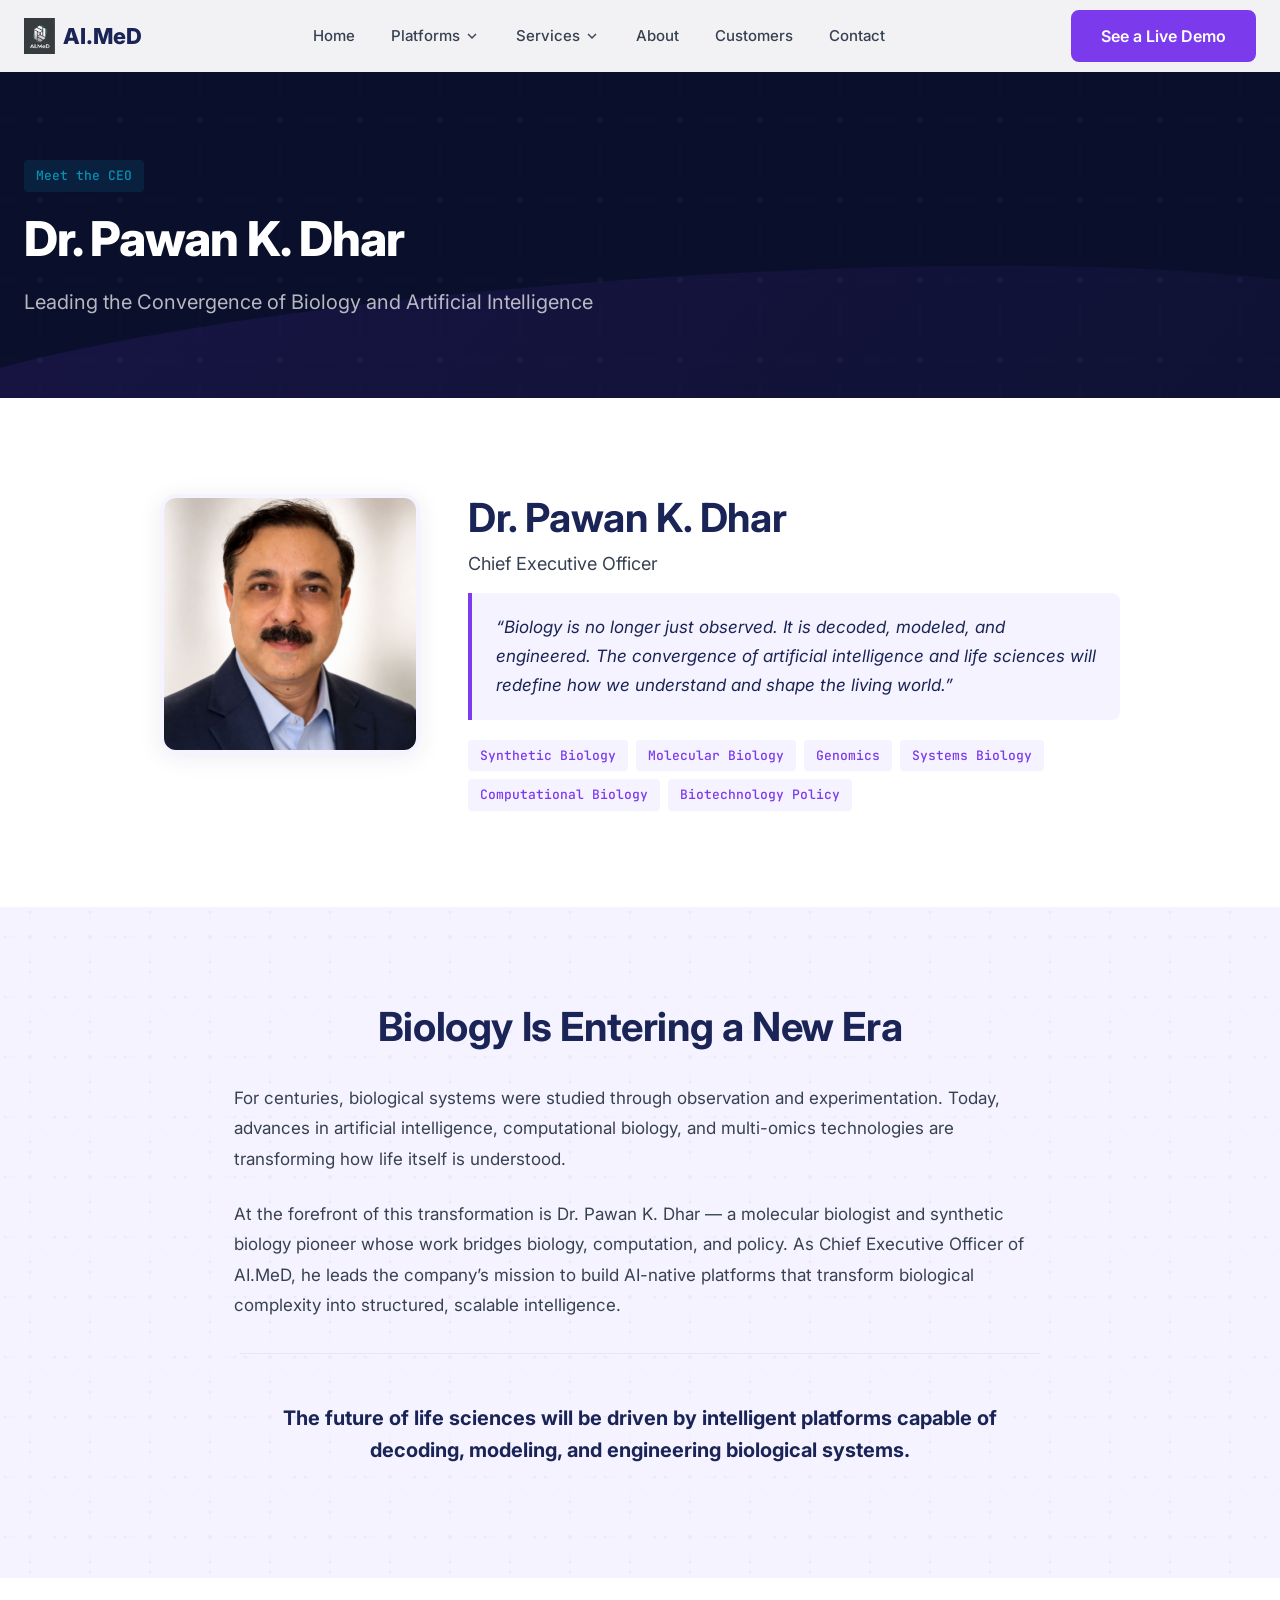
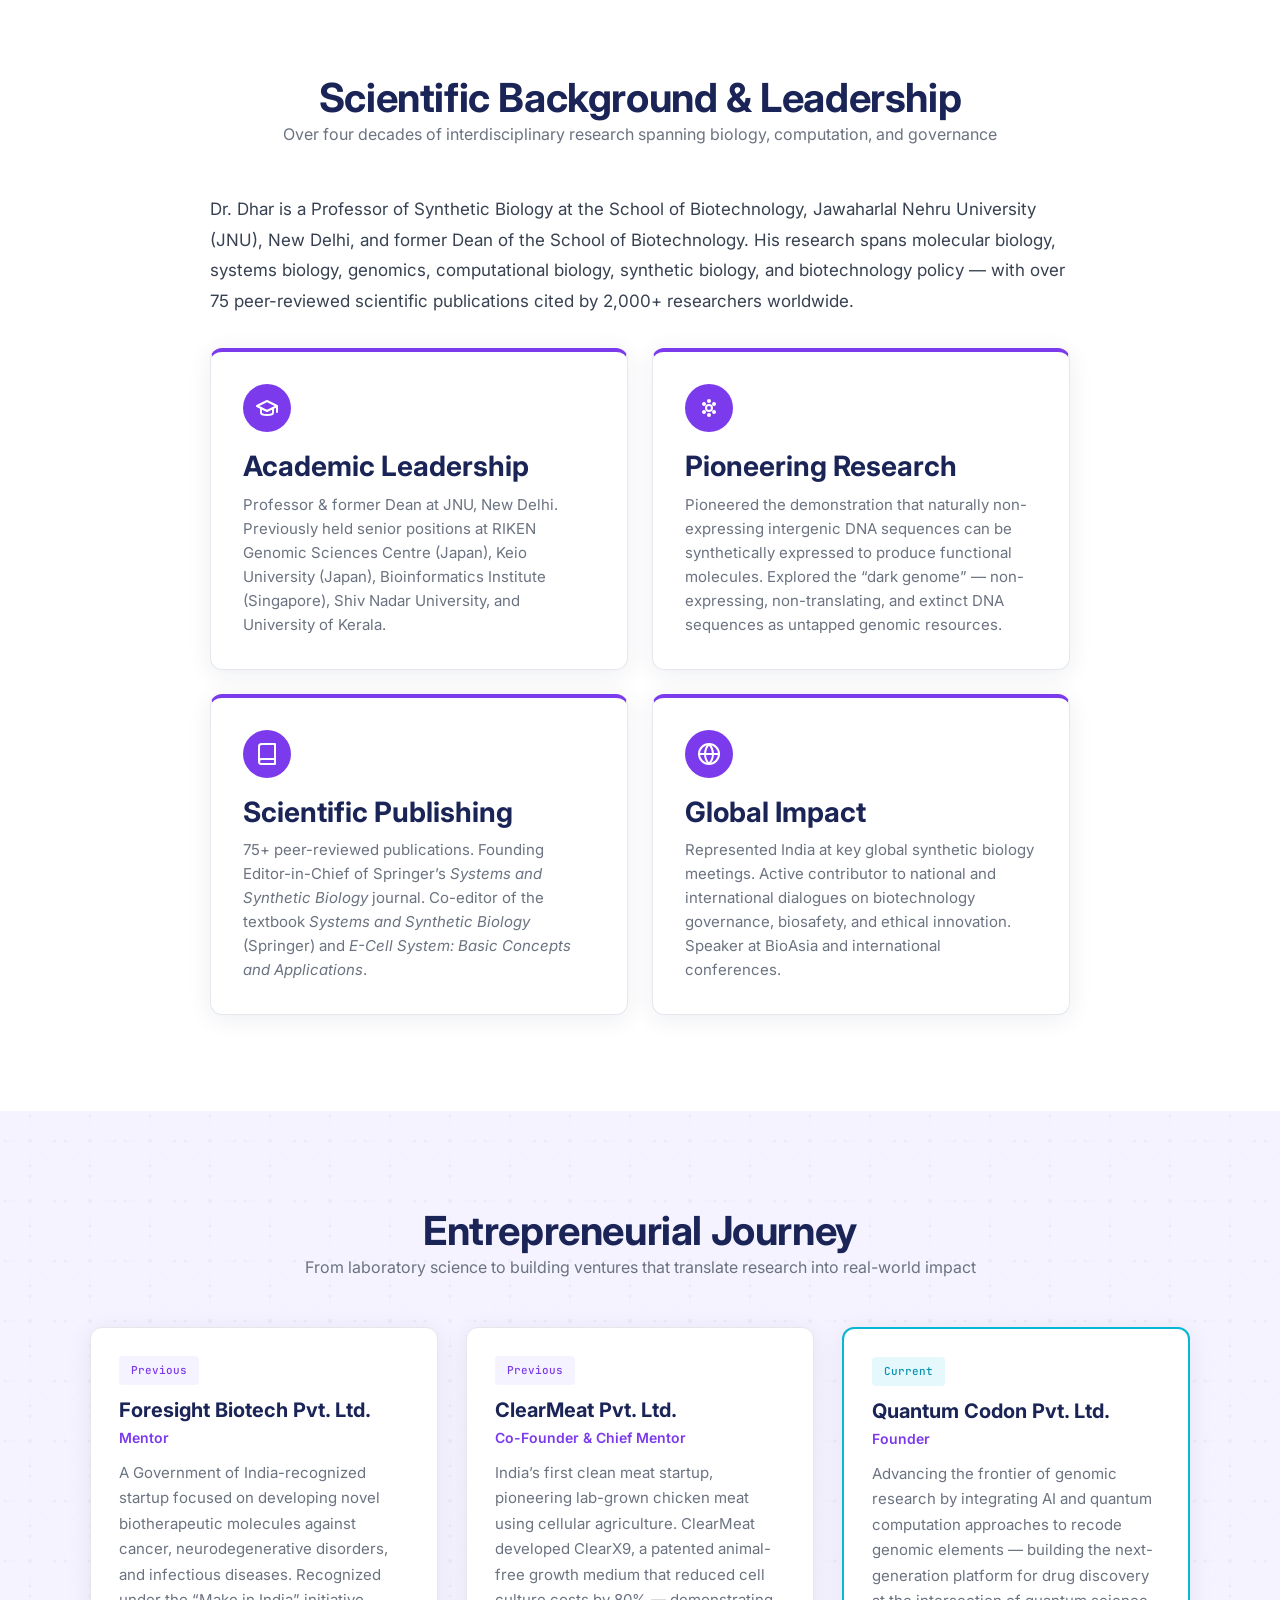
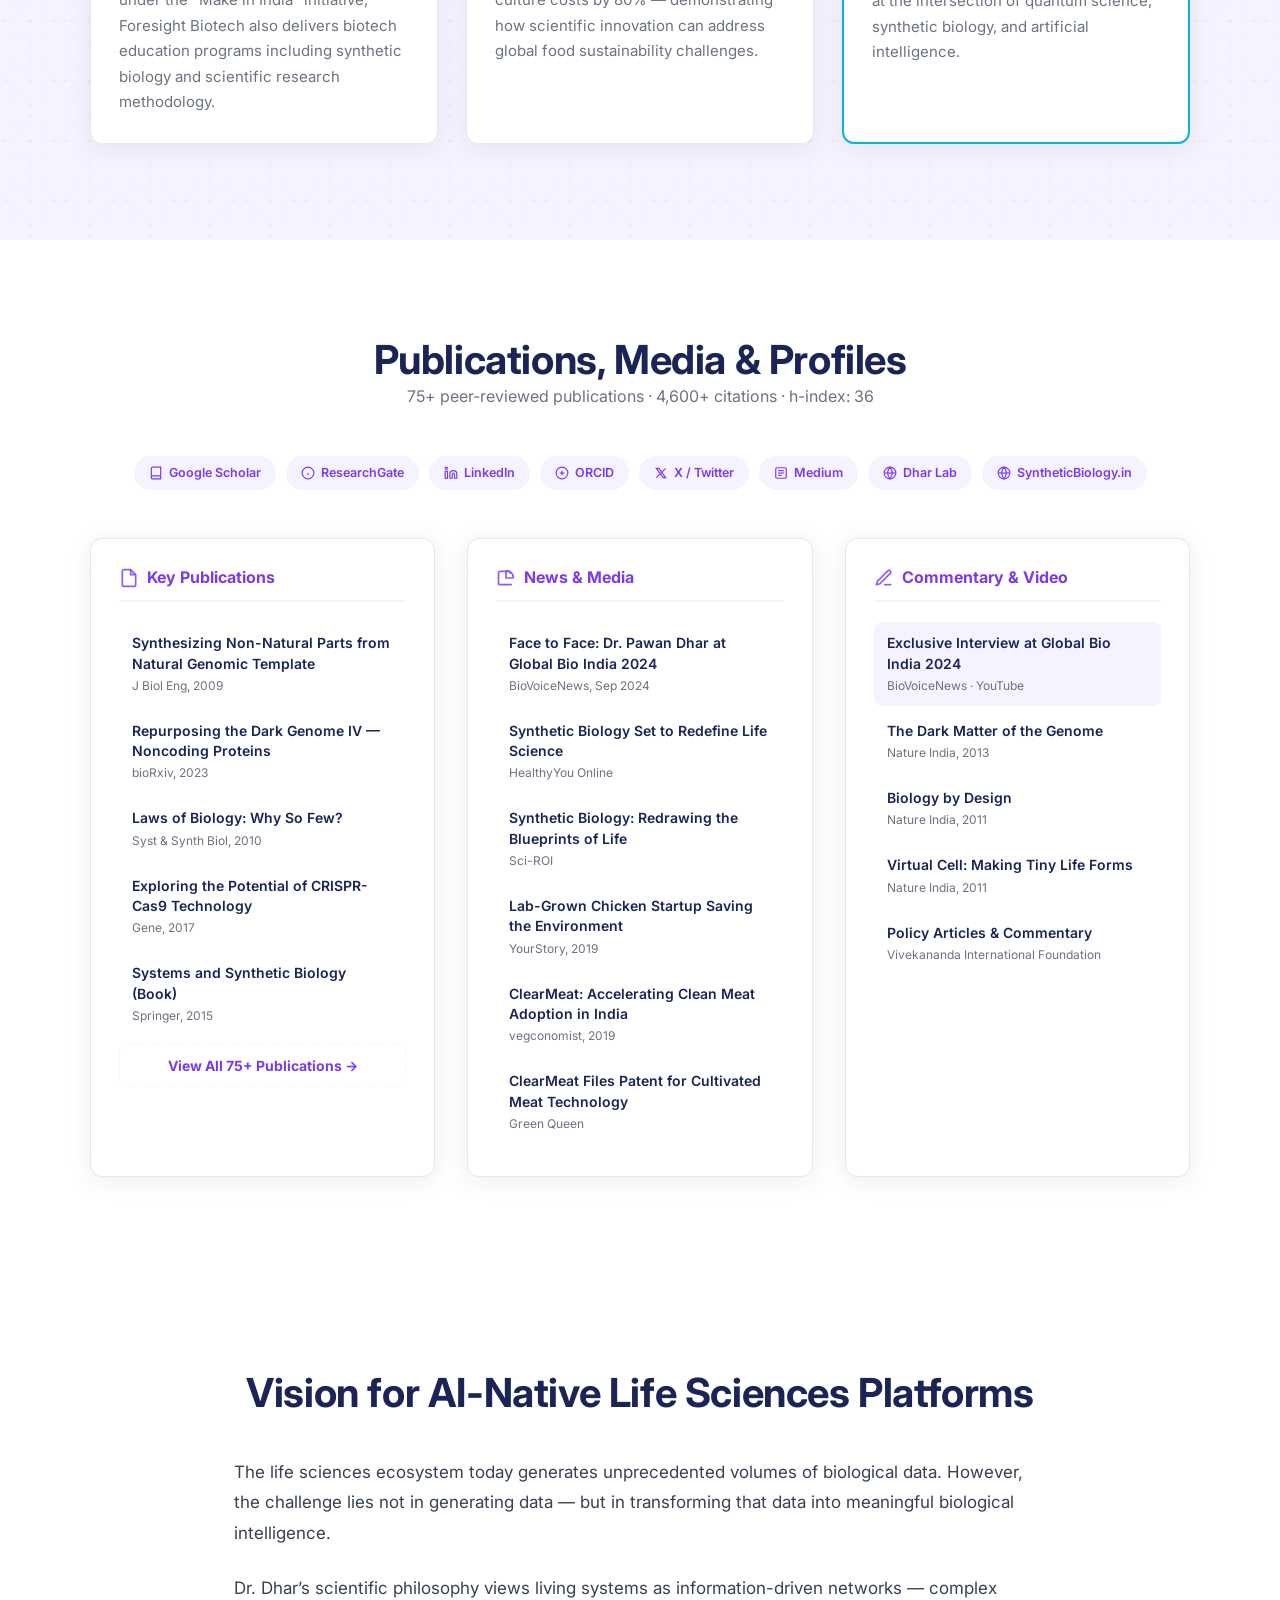
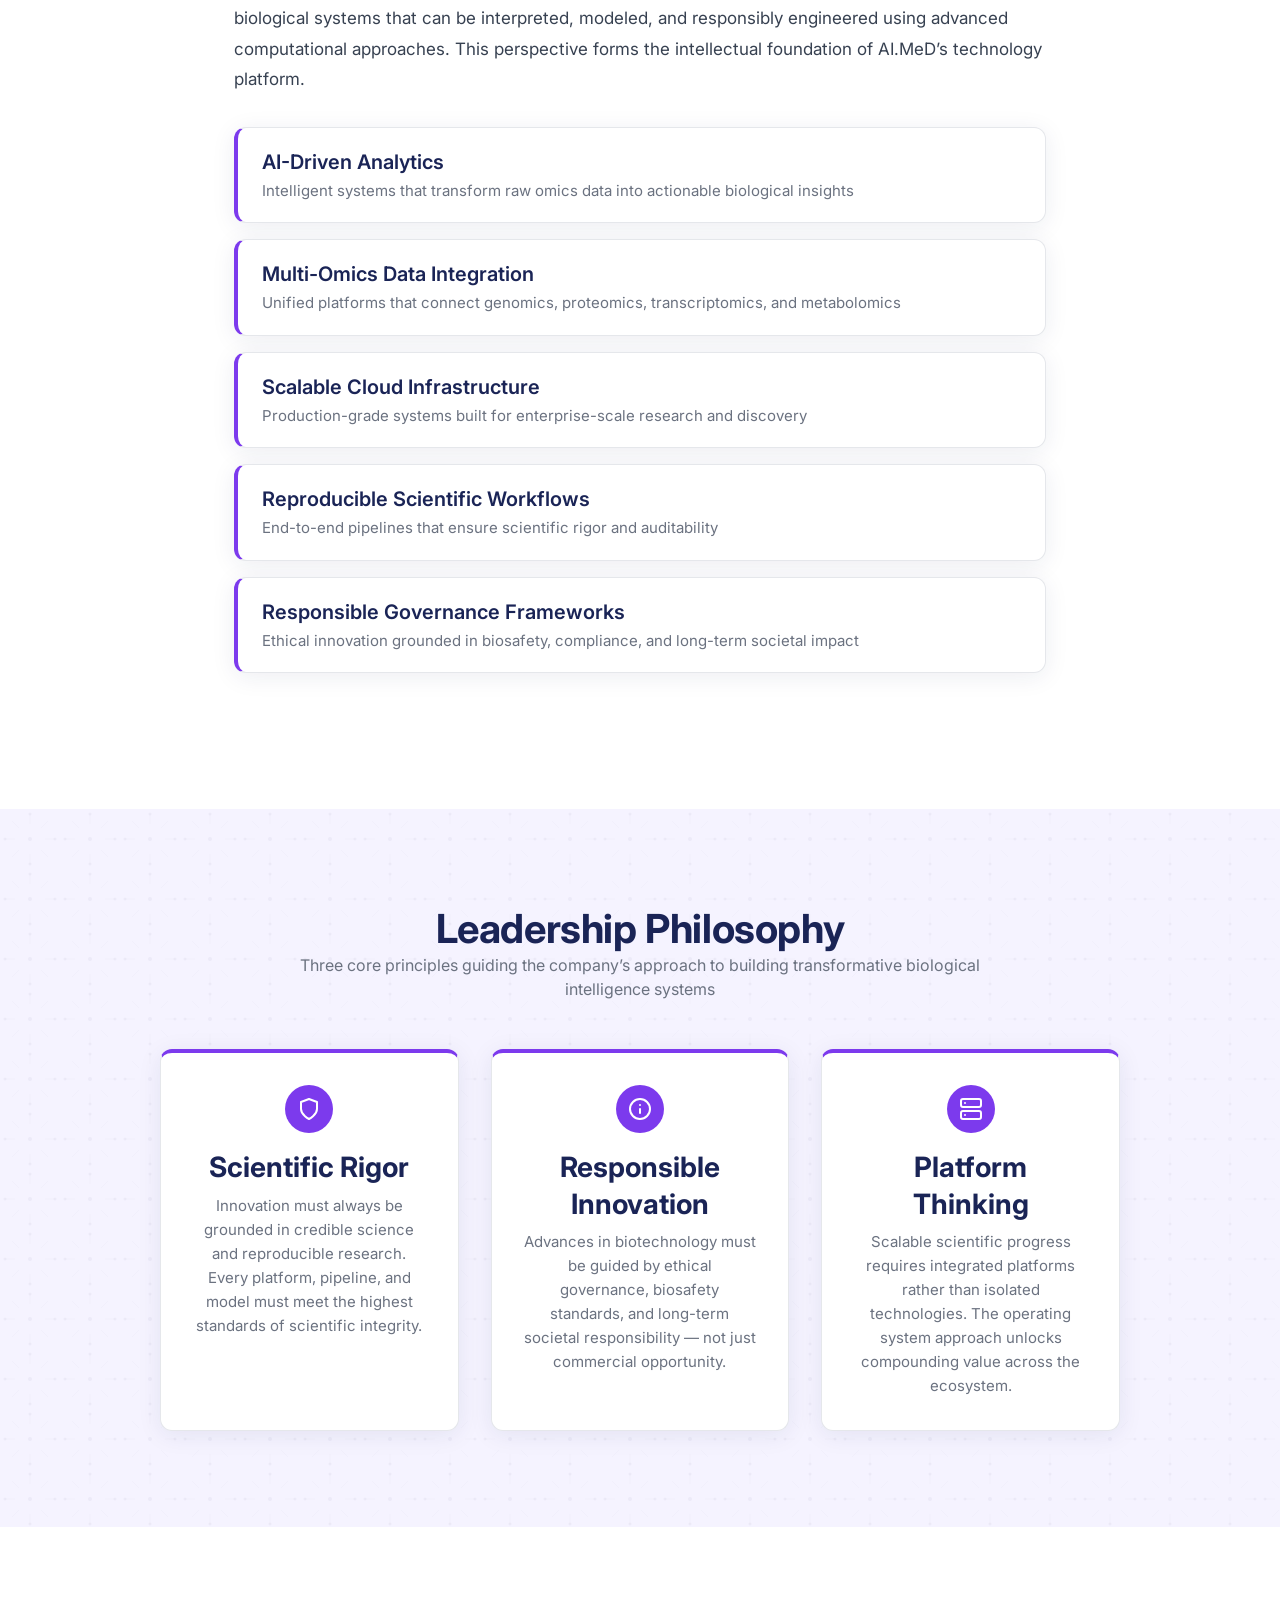
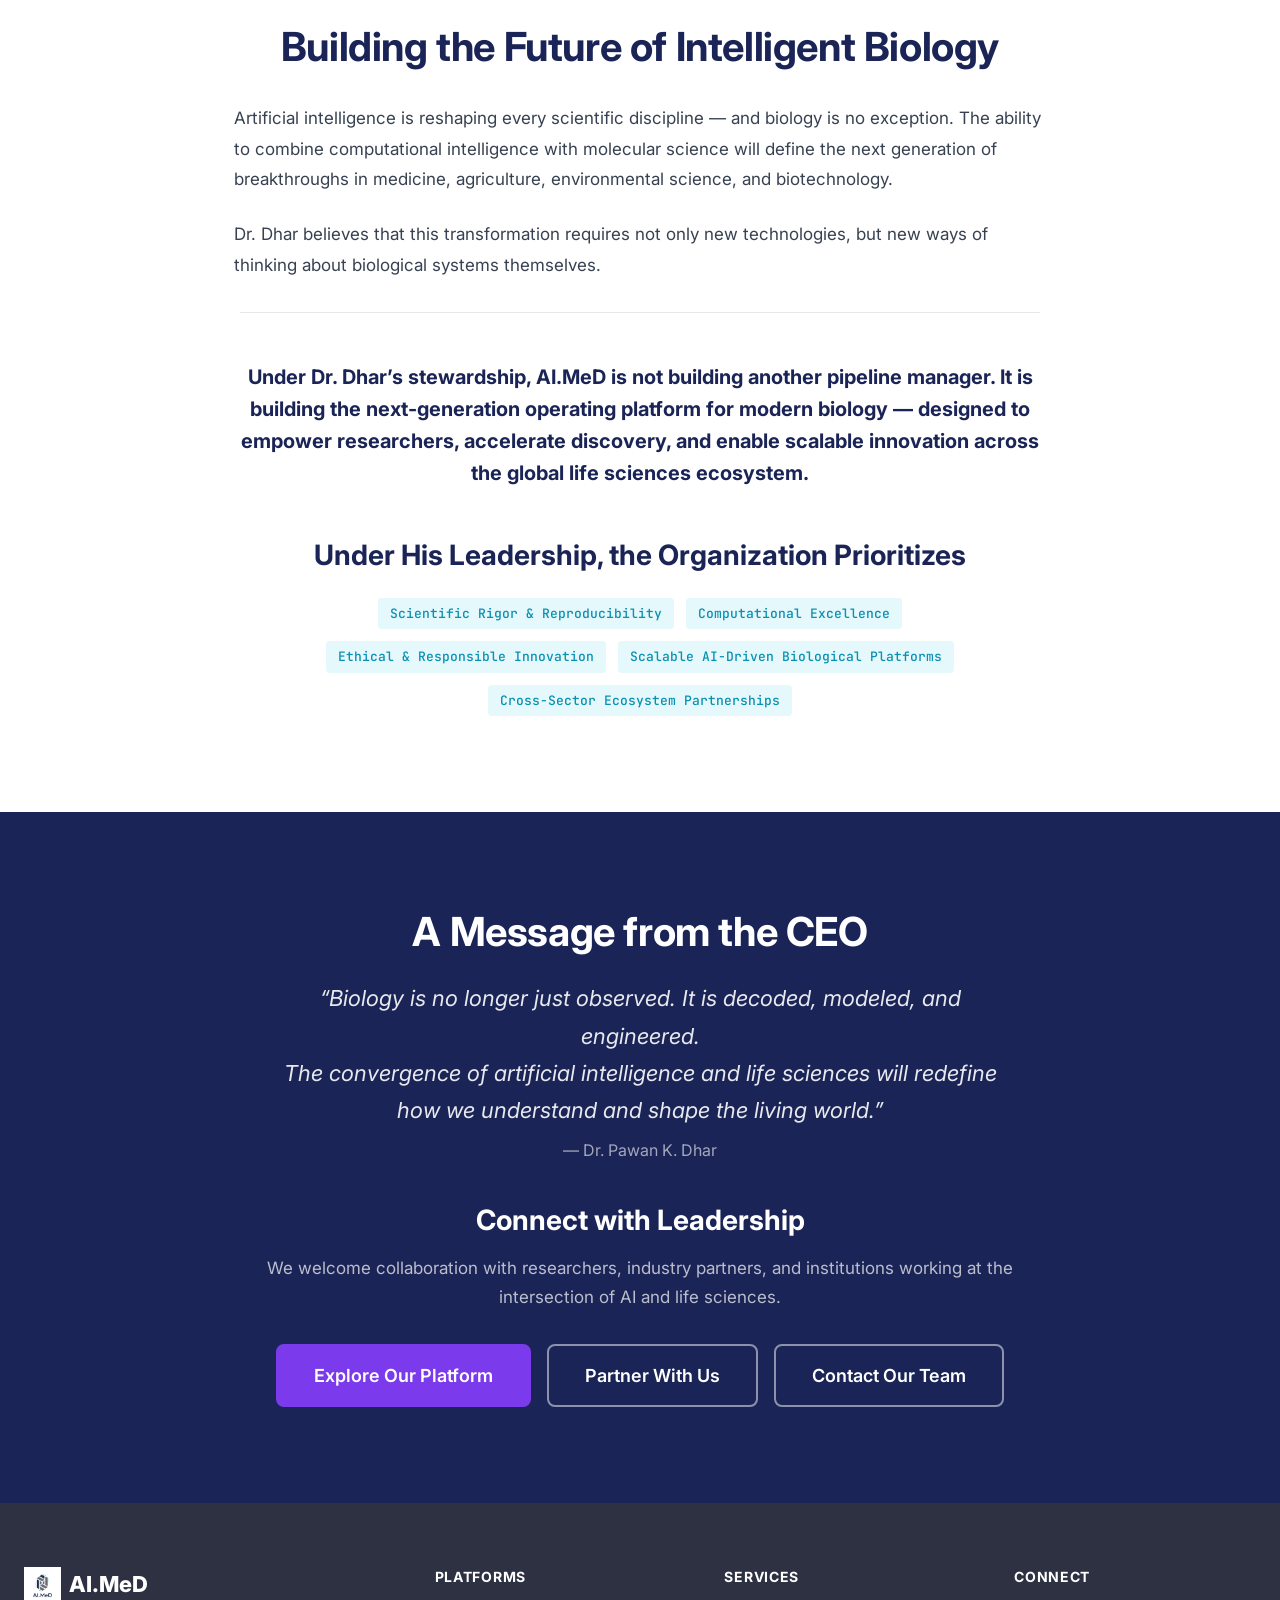
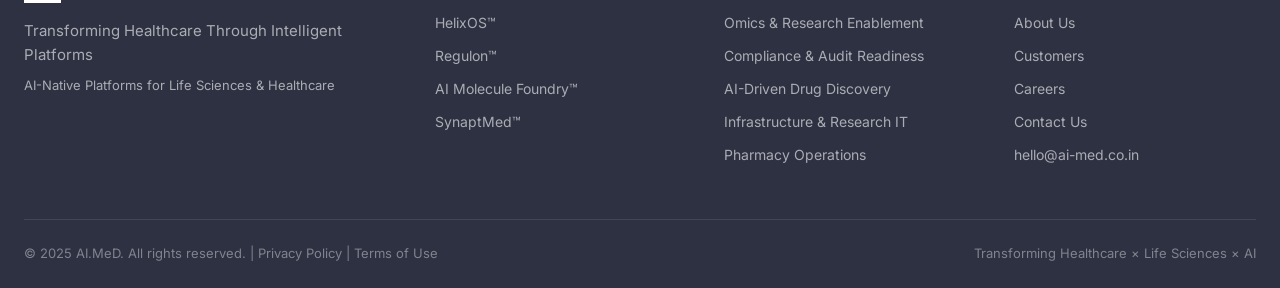
<file: ceo.html>
<!DOCTYPE html>
<html lang="en">
<head>
  <meta charset="UTF-8">
  <meta name="viewport" content="width=device-width, initial-scale=1.0">
  <title>Meet the CEO — Dr. Pawan K. Dhar | AI.MeD</title>
  <meta name="description" content="Meet Dr. Pawan K. Dhar, CEO of AI.MeD — a molecular biologist and synthetic biology pioneer leading the convergence of artificial intelligence and life sciences.">
  <meta name="keywords" content="Pawan K. Dhar, CEO AI.MeD, synthetic biology, molecular biology, AI life sciences, genomics, systems biology">
  <meta name="author" content="AI.MeD">

  <!-- Open Graph -->
  <meta property="og:title" content="Meet the CEO — Dr. Pawan K. Dhar | AI.MeD">
  <meta property="og:description" content="Dr. Pawan K. Dhar is a molecular biologist and synthetic biology pioneer leading AI.MeD's mission to build the operating platform for modern biology.">
  <meta property="og:type" content="profile">
  <meta property="og:image" content="assets/team/pawan-dhar.jpg">

  <!-- Favicon -->
  <link rel="icon" type="image/x-icon" href="assets/logo/aimed-favicon.ico">

  <!-- Preload fonts -->
  <link rel="preconnect" href="https://fonts.googleapis.com">
  <link rel="preconnect" href="https://fonts.gstatic.com" crossorigin>
  <link rel="preload" as="style" href="https://fonts.googleapis.com/css2?family=Inter:wght@400;500;600;700;800&family=JetBrains+Mono:wght@400;500&display=swap">
  <link href="https://fonts.googleapis.com/css2?family=Inter:wght@400;500;600;700;800&family=JetBrains+Mono:wght@400;500&display=swap" rel="stylesheet">

  <!-- Styles -->
  <link rel="stylesheet" href="css/styles.css">

  <!-- Schema.org JSON-LD -->
  <script type="application/ld+json">
  {
    "@context": "https://schema.org",
    "@type": "ProfilePage",
    "mainEntity": {
      "@type": "Person",
      "name": "Dr. Pawan K. Dhar",
      "jobTitle": "Chief Executive Officer",
      "worksFor": {
        "@type": "Organization",
        "name": "AI.MeD",
        "url": "https://ai-med.co.in"
      },
      "description": "Molecular biologist and synthetic biology pioneer driving the convergence of AI and life sciences.",
      "knowsAbout": ["Synthetic Biology", "Molecular Biology", "Genomics", "Systems Biology", "Computational Biology", "Biotechnology Policy"]
    }
  }
  </script>

  <!-- Google Analytics 4 -->
  <script async src="https://www.googletagmanager.com/gtag/js?id=G-XXXXXXXXXX"></script>
  <script>
    window.dataLayer = window.dataLayer || [];
    function gtag(){dataLayer.push(arguments);}
    gtag('js', new Date());
    gtag('config', 'G-XXXXXXXXXX');
  </script>
</head>
<body>

<!-- Skip to main content -->
<a href="#main" class="skip-link">Skip to main content</a>

<!-- ============================================================
     NAVIGATION
     ============================================================ -->
<nav class="nav" role="navigation" aria-label="Main navigation">
  <div class="nav-inner">
    <!-- Logo -->
    <a href="index.html" class="nav-logo" aria-label="AI.MeD Home">
      <img src="assets/logo/Ai.MeD_2.png" alt="AI.MeD Logo" width="36" height="36">
      <span class="nav-logo-text">AI.MeD</span>
    </a>

    <!-- Desktop links -->
    <div class="nav-links">
      <a href="index.html" class="nav-link">Home</a>

      <!-- Platforms dropdown -->
      <div class="nav-dropdown">
        <a href="platforms.html" class="nav-link nav-dropdown-toggle">
          Platforms
          <svg viewBox="0 0 24 24" fill="none" stroke="currentColor" stroke-width="2"><polyline points="6 9 12 15 18 9"></polyline></svg>
        </a>
        <div class="nav-dropdown-menu" role="menu">
          <a href="platforms.html#helixos" class="nav-dropdown-item" role="menuitem">
            <strong>HelixOS&trade;</strong>
            <span>AI-Native Multi-Omics Platform</span>
          </a>
          <a href="platforms.html#regulon" class="nav-dropdown-item" role="menuitem">
            <strong>Regulon&trade;</strong>
            <span>AI Compliance Operating System</span>
          </a>
          <a href="platforms.html#molecule-foundry" class="nav-dropdown-item" role="menuitem">
            <strong>AI Molecule Foundry&trade;</strong>
            <span>Drug Discovery Platform</span>
          </a>
          <a href="platforms.html#synaptmed" class="nav-dropdown-item" role="menuitem">
            <strong>SynaptMed&trade;</strong>
            <span>Smart Pharmacy Operations</span>
          </a>
        </div>
      </div>

      <!-- Services dropdown -->
      <div class="nav-dropdown">
        <a href="services.html" class="nav-link nav-dropdown-toggle">
          Services
          <svg viewBox="0 0 24 24" fill="none" stroke="currentColor" stroke-width="2"><polyline points="6 9 12 15 18 9"></polyline></svg>
        </a>
        <div class="nav-dropdown-menu" role="menu">
          <a href="services.html#helixos-services" class="nav-dropdown-item" role="menuitem">
            <strong>Research &amp; Omics Services</strong>
            <span>Multi-omics pipeline engineering &amp; AI enablement</span>
          </a>
          <a href="services.html#regulon-services" class="nav-dropdown-item" role="menuitem">
            <strong>Compliance &amp; Audit Readiness</strong>
            <span>Continuous compliance monitoring &amp; automation</span>
          </a>
          <a href="services.html#molecule-foundry-services" class="nav-dropdown-item" role="menuitem">
            <strong>AI-Driven Drug Discovery</strong>
            <span>ML-guided screening &amp; generative molecule design</span>
          </a>
          <a href="services.html#infra-services" class="nav-dropdown-item" role="menuitem">
            <strong>Infrastructure &amp; Research IT</strong>
            <span>HPC, GPU optimization &amp; cloud-native IT</span>
          </a>
          <a href="services.html#synaptmed-services" class="nav-dropdown-item" role="menuitem">
            <strong>Pharmacy Digital Transformation</strong>
            <span>End-to-end pharmacy onboarding &amp; operations</span>
          </a>
        </div>
      </div>

      <a href="about.html" class="nav-link">About</a>
      <a href="collaborations.html" class="nav-link">Customers</a>
      <a href="contact.html" class="nav-link">Contact</a>
    </div>

    <!-- CTA -->
    <a href="contact.html" class="btn btn-primary nav-cta">See a Live Demo</a>

    <!-- Hamburger (mobile) -->
    <button class="nav-hamburger" aria-label="Toggle mobile menu" aria-expanded="false">
      <span></span>
      <span></span>
      <span></span>
    </button>
  </div>
</nav>

<!-- Mobile menu overlay -->
<div class="mobile-menu" role="dialog" aria-label="Mobile navigation">
  <div class="mobile-menu-links">
    <a href="index.html" class="mobile-menu-link">Home</a>

    <button class="mobile-accordion-btn" aria-expanded="false">
      Platforms
      <svg viewBox="0 0 24 24" fill="none" stroke="currentColor" stroke-width="2"><polyline points="6 9 12 15 18 9"></polyline></svg>
    </button>
    <div class="mobile-accordion-panel">
      <a href="platforms.html#helixos">HelixOS&trade; &mdash; AI-Native Multi-Omics Platform</a>
      <a href="platforms.html#regulon">Regulon&trade; &mdash; AI Compliance Operating System</a>
      <a href="platforms.html#molecule-foundry">AI Molecule Foundry&trade; &mdash; Drug Discovery Platform</a>
      <a href="platforms.html#synaptmed">SynaptMed&trade; &mdash; Smart Pharmacy Operations</a>
    </div>

    <button class="mobile-accordion-btn" aria-expanded="false">
      Services
      <svg viewBox="0 0 24 24" fill="none" stroke="currentColor" stroke-width="2"><polyline points="6 9 12 15 18 9"></polyline></svg>
    </button>
    <div class="mobile-accordion-panel">
      <a href="services.html#helixos-services">Research &amp; Omics Services</a>
      <a href="services.html#regulon-services">Compliance &amp; Audit Readiness</a>
      <a href="services.html#molecule-foundry-services">AI-Driven Drug Discovery</a>
      <a href="services.html#infra-services">Infrastructure &amp; Research IT</a>
      <a href="services.html#synaptmed-services">Pharmacy Digital Transformation</a>
    </div>

    <a href="about.html" class="mobile-menu-link">About</a>
    <a href="collaborations.html" class="mobile-menu-link">Customers</a>
    <a href="contact.html" class="mobile-menu-link">Contact</a>
  </div>
  <div class="mobile-menu-cta">
    <a href="contact.html" class="btn btn-primary btn-full btn-lg">See a Live Demo</a>
  </div>
</div>

<!-- ============================================================
     MAIN CONTENT
     ============================================================ -->
<main id="main">

  <!-- ============================================================
       SECTION: PAGE HERO
       ============================================================ -->
  <section class="page-hero" aria-label="Meet the CEO">
    <div class="page-hero-wave"></div>
    <div class="container">
      <span class="badge-teal" style="margin-bottom: 20px;">Meet the CEO</span>
      <h1>Dr. Pawan K. Dhar</h1>
      <p>Leading the Convergence of Biology and Artificial Intelligence</p>
    </div>
  </section>

  <!-- ============================================================
       SECTION: CEO PROFILE HEADER
       ============================================================ -->
  <section class="section-white section-padding" aria-label="CEO Profile">
    <div class="container">
      <div class="ceo-profile animate-on-scroll">
        <div class="ceo-photo">
          <img src="assets/team/pawan-dhar.jpg" alt="Dr. Pawan K. Dhar — Chief Executive Officer, AI.MeD">
        </div>
        <div class="ceo-intro">
          <h2 style="margin-bottom: 8px;">Dr. Pawan K. Dhar</h2>
          <p class="exec-title" style="font-size: 18px; margin-bottom: 16px;">Chief Executive Officer</p>
          <div class="ceo-quote">
            <p>&ldquo;Biology is no longer just observed. It is decoded, modeled, and engineered. The convergence of artificial intelligence and life sciences will redefine how we understand and shape the living world.&rdquo;</p>
          </div>
          <div style="display: flex; flex-wrap: wrap; gap: 8px; margin-top: 20px;">
            <span class="badge">Synthetic Biology</span>
            <span class="badge">Molecular Biology</span>
            <span class="badge">Genomics</span>
            <span class="badge">Systems Biology</span>
            <span class="badge">Computational Biology</span>
            <span class="badge">Biotechnology Policy</span>
          </div>
        </div>
      </div>
    </div>
  </section>

  <!-- ============================================================
       SECTION: BIOLOGY IS ENTERING A NEW ERA
       ============================================================ -->
  <section class="section-light section-padding" aria-label="A New Era">
    <div class="container" style="max-width: 860px; margin: 0 auto;">
      <div class="animate-on-scroll">
        <h2 class="text-center" style="margin-bottom: 32px;">Biology Is Entering a New Era</h2>
        <p style="font-size: 17px; line-height: 1.8; color: var(--color-text-body); margin-bottom: 24px;">
          For centuries, biological systems were studied through observation and experimentation. Today, advances in artificial intelligence, computational biology, and multi-omics technologies are transforming how life itself is understood.
        </p>
        <p style="font-size: 17px; line-height: 1.8; color: var(--color-text-body); margin-bottom: 24px;">
          At the forefront of this transformation is Dr. Pawan K. Dhar &mdash; a molecular biologist and synthetic biology pioneer whose work bridges biology, computation, and policy. As Chief Executive Officer of AI.MeD, he leads the company&rsquo;s mission to build AI-native platforms that transform biological complexity into structured, scalable intelligence.
        </p>
        <div class="convergence-statement animate-on-scroll" style="margin-top: 32px;">
          <h3 style="font-size: 20px; line-height: 1.6;">The future of life sciences will be driven by intelligent platforms capable of decoding, modeling, and engineering biological systems.</h3>
        </div>
      </div>
    </div>
  </section>

  <!-- ============================================================
       SECTION: SCIENTIFIC BACKGROUND
       ============================================================ -->
  <section class="section-white section-padding" aria-label="Scientific Background">
    <div class="container">
      <div class="section-header text-center animate-on-scroll" style="max-width: 760px; margin: 0 auto 48px;">
        <h2>Scientific Background &amp; Leadership</h2>
        <p class="text-muted">Over four decades of interdisciplinary research spanning biology, computation, and governance</p>
      </div>

      <div style="max-width: 860px; margin: 0 auto;">
        <p class="animate-on-scroll" style="font-size: 17px; line-height: 1.8; color: var(--color-text-body); margin-bottom: 32px;">
          Dr. Dhar is a Professor of Synthetic Biology at the School of Biotechnology, Jawaharlal Nehru University (JNU), New Delhi, and former Dean of the School of Biotechnology. His research spans molecular biology, systems biology, genomics, computational biology, synthetic biology, and biotechnology policy &mdash; with over 75 peer-reviewed scientific publications cited by 2,000+ researchers worldwide.
        </p>

        <div class="platform-grid" style="gap: 24px;">

          <!-- Academic Leadership -->
          <div class="card-platform animate-on-scroll animate-delay-1">
            <div class="icon-circle">
              <svg viewBox="0 0 24 24" fill="none" stroke="currentColor" stroke-width="2" stroke-linecap="round" stroke-linejoin="round"><path d="M22 10v6M2 10l10-5 10 5-10 5z"></path><path d="M6 12v5c0 1.1 2.7 2 6 2s6-.9 6-2v-5"></path></svg>
            </div>
            <h3 style="margin-top: 16px;">Academic Leadership</h3>
            <p style="font-size: 15px; color: var(--color-text-muted); line-height: 1.6; margin-top: 8px;">
              Professor &amp; former Dean at JNU, New Delhi. Previously held senior positions at RIKEN Genomic Sciences Centre (Japan), Keio University (Japan), Bioinformatics Institute (Singapore), Shiv Nadar University, and University of Kerala.
            </p>
          </div>

          <!-- Pioneering Research -->
          <div class="card-platform animate-on-scroll animate-delay-2">
            <div class="icon-circle">
              <svg viewBox="0 0 24 24" fill="none" stroke="currentColor" stroke-width="2" stroke-linecap="round" stroke-linejoin="round"><circle cx="12" cy="12" r="3"></circle><circle cx="12" cy="5" r="1"></circle><circle cx="17" cy="8" r="1"></circle><circle cx="17" cy="16" r="1"></circle><circle cx="12" cy="19" r="1"></circle><circle cx="7" cy="16" r="1"></circle><circle cx="7" cy="8" r="1"></circle></svg>
            </div>
            <h3 style="margin-top: 16px;">Pioneering Research</h3>
            <p style="font-size: 15px; color: var(--color-text-muted); line-height: 1.6; margin-top: 8px;">
              Pioneered the demonstration that naturally non-expressing intergenic DNA sequences can be synthetically expressed to produce functional molecules. Explored the &ldquo;dark genome&rdquo; &mdash; non-expressing, non-translating, and extinct DNA sequences as untapped genomic resources.
            </p>
          </div>

          <!-- Scientific Publishing -->
          <div class="card-platform animate-on-scroll animate-delay-3">
            <div class="icon-circle">
              <svg viewBox="0 0 24 24" fill="none" stroke="currentColor" stroke-width="2" stroke-linecap="round" stroke-linejoin="round"><path d="M4 19.5A2.5 2.5 0 0 1 6.5 17H20"></path><path d="M6.5 2H20v20H6.5A2.5 2.5 0 0 1 4 19.5v-15A2.5 2.5 0 0 1 6.5 2z"></path></svg>
            </div>
            <h3 style="margin-top: 16px;">Scientific Publishing</h3>
            <p style="font-size: 15px; color: var(--color-text-muted); line-height: 1.6; margin-top: 8px;">
              75+ peer-reviewed publications. Founding Editor-in-Chief of Springer&rsquo;s <em>Systems and Synthetic Biology</em> journal. Co-editor of the textbook <em>Systems and Synthetic Biology</em> (Springer) and <em>E-Cell System: Basic Concepts and Applications</em>.
            </p>
          </div>

          <!-- Global Representation -->
          <div class="card-platform animate-on-scroll animate-delay-4">
            <div class="icon-circle">
              <svg viewBox="0 0 24 24" fill="none" stroke="currentColor" stroke-width="2" stroke-linecap="round" stroke-linejoin="round"><circle cx="12" cy="12" r="10"></circle><line x1="2" y1="12" x2="22" y2="12"></line><path d="M12 2a15.3 15.3 0 0 1 4 10 15.3 15.3 0 0 1-4 10 15.3 15.3 0 0 1-4-10 15.3 15.3 0 0 1 4-10z"></path></svg>
            </div>
            <h3 style="margin-top: 16px;">Global Impact</h3>
            <p style="font-size: 15px; color: var(--color-text-muted); line-height: 1.6; margin-top: 8px;">
              Represented India at key global synthetic biology meetings. Active contributor to national and international dialogues on biotechnology governance, biosafety, and ethical innovation. Speaker at BioAsia and international conferences.
            </p>
          </div>

        </div>
      </div>
    </div>
  </section>

  <!-- ============================================================
       SECTION: ENTREPRENEURIAL JOURNEY
       ============================================================ -->
  <section class="section-light section-padding" aria-label="Entrepreneurial Journey">
    <div class="container">
      <div class="section-header text-center animate-on-scroll" style="max-width: 760px; margin: 0 auto 48px;">
        <h2>Entrepreneurial Journey</h2>
        <p class="text-muted">From laboratory science to building ventures that translate research into real-world impact</p>
      </div>

      <div class="ceo-ventures">

        <!-- Foresight Biotech -->
        <div class="ceo-venture-card animate-on-scroll animate-delay-1">
          <div class="ceo-venture-status">
            <span class="badge" style="font-size: 11px;">Previous</span>
          </div>
          <h3>Foresight Biotech Pvt. Ltd.</h3>
          <p class="ceo-venture-role">Mentor</p>
          <p style="font-size: 15px; color: var(--color-text-muted); line-height: 1.7; margin-top: 12px;">
            A Government of India-recognized startup focused on developing novel biotherapeutic molecules against cancer, neurodegenerative disorders, and infectious diseases. Recognized under the &ldquo;Make in India&rdquo; initiative, Foresight Biotech also delivers biotech education programs including synthetic biology and scientific research methodology.
          </p>
        </div>

        <!-- ClearMeat -->
        <div class="ceo-venture-card animate-on-scroll animate-delay-2">
          <div class="ceo-venture-status">
            <span class="badge" style="font-size: 11px;">Previous</span>
          </div>
          <h3>ClearMeat Pvt. Ltd.</h3>
          <p class="ceo-venture-role">Co-Founder &amp; Chief Mentor</p>
          <p style="font-size: 15px; color: var(--color-text-muted); line-height: 1.7; margin-top: 12px;">
            India&rsquo;s first clean meat startup, pioneering lab-grown chicken meat using cellular agriculture. ClearMeat developed ClearX9, a patented animal-free growth medium that reduced cell culture costs by 80% &mdash; demonstrating how scientific innovation can address global food sustainability challenges.
          </p>
        </div>

        <!-- Quantum Codon -->
        <div class="ceo-venture-card ceo-venture-current animate-on-scroll animate-delay-3">
          <div class="ceo-venture-status">
            <span class="badge-teal" style="font-size: 11px;">Current</span>
          </div>
          <h3>Quantum Codon Pvt. Ltd.</h3>
          <p class="ceo-venture-role">Founder</p>
          <p style="font-size: 15px; color: var(--color-text-muted); line-height: 1.7; margin-top: 12px;">
            Advancing the frontier of genomic research by integrating AI and quantum computation approaches to recode genomic elements &mdash; building the next-generation platform for drug discovery at the intersection of quantum science, synthetic biology, and artificial intelligence.
          </p>
        </div>

      </div>
    </div>
  </section>

  <!-- ============================================================
       SECTION: PUBLICATIONS, MEDIA & PROFILES
       ============================================================ -->
  <section class="section-white section-padding" aria-label="Publications and Media">
    <div class="container">
      <div class="section-header text-center animate-on-scroll" style="max-width: 760px; margin: 0 auto 48px;">
        <h2>Publications, Media &amp; Profiles</h2>
        <p class="text-muted">75+ peer-reviewed publications &middot; 4,600+ citations &middot; h-index: 36</p>
      </div>

      <!-- Profile links row -->
      <div class="animate-on-scroll" style="display: flex; flex-wrap: wrap; gap: 10px; justify-content: center; margin-bottom: 48px;">
        <a href="https://scholar.google.co.in/citations?user=RNIdVeUAAAAJ&hl=en" target="_blank" rel="noopener" class="ceo-sidebar-profile-btn">
          <svg viewBox="0 0 24 24" fill="none" stroke="currentColor" stroke-width="2"><path d="M4 19.5A2.5 2.5 0 0 1 6.5 17H20"></path><path d="M6.5 2H20v20H6.5A2.5 2.5 0 0 1 4 19.5v-15A2.5 2.5 0 0 1 6.5 2z"></path></svg>
          Google Scholar
        </a>
        <a href="https://www.researchgate.net/scientific-contributions/Pawan-K-Dhar-39979296" target="_blank" rel="noopener" class="ceo-sidebar-profile-btn">
          <svg viewBox="0 0 24 24" fill="none" stroke="currentColor" stroke-width="2"><circle cx="12" cy="12" r="10"></circle><path d="M12 16v-4"></path><path d="M12 8h.01"></path></svg>
          ResearchGate
        </a>
        <a href="https://www.linkedin.com/in/pawan-k-dhar-bb885b276/" target="_blank" rel="noopener" class="ceo-sidebar-profile-btn">
          <svg viewBox="0 0 24 24" fill="none" stroke="currentColor" stroke-width="2"><path d="M16 8a6 6 0 0 1 6 6v7h-4v-7a2 2 0 0 0-4 0v7h-4v-7a6 6 0 0 1 6-6z"></path><rect x="2" y="9" width="4" height="12"></rect><circle cx="4" cy="4" r="2"></circle></svg>
          LinkedIn
        </a>
        <a href="https://orcid.org/0000-0003-3653-8163" target="_blank" rel="noopener" class="ceo-sidebar-profile-btn">
          <svg viewBox="0 0 24 24" fill="none" stroke="currentColor" stroke-width="2"><circle cx="12" cy="12" r="10"></circle><line x1="12" y1="8" x2="12" y2="16"></line><line x1="8" y1="12" x2="16" y2="12"></line></svg>
          ORCID
        </a>
        <a href="https://x.com/pawandhar" target="_blank" rel="noopener" class="ceo-sidebar-profile-btn">
          <svg viewBox="0 0 24 24" fill="none" stroke="currentColor" stroke-width="2"><path d="M4 4l11.7 16h4.3L8.3 4H4z"></path><path d="M4 20L20 4"></path></svg>
          X / Twitter
        </a>
        <a href="https://medium.com/@pawandhar" target="_blank" rel="noopener" class="ceo-sidebar-profile-btn">
          <svg viewBox="0 0 24 24" fill="none" stroke="currentColor" stroke-width="2"><rect x="3" y="3" width="18" height="18" rx="2"></rect><path d="M7 8h10"></path><path d="M7 12h10"></path><path d="M7 16h6"></path></svg>
          Medium
        </a>
        <a href="https://dharlab.weebly.com/" target="_blank" rel="noopener" class="ceo-sidebar-profile-btn">
          <svg viewBox="0 0 24 24" fill="none" stroke="currentColor" stroke-width="2"><circle cx="12" cy="12" r="10"></circle><line x1="2" y1="12" x2="22" y2="12"></line><path d="M12 2a15.3 15.3 0 0 1 4 10 15.3 15.3 0 0 1-4 10 15.3 15.3 0 0 1-4-10 15.3 15.3 0 0 1 4-10z"></path></svg>
          Dhar Lab
        </a>
        <a href="https://www.syntheticbiology.in/bio" target="_blank" rel="noopener" class="ceo-sidebar-profile-btn">
          <svg viewBox="0 0 24 24" fill="none" stroke="currentColor" stroke-width="2"><circle cx="12" cy="12" r="10"></circle><line x1="2" y1="12" x2="22" y2="12"></line><path d="M12 2a15.3 15.3 0 0 1 4 10 15.3 15.3 0 0 1-4 10 15.3 15.3 0 0 1-4-10 15.3 15.3 0 0 1 4-10z"></path></svg>
          SyntheticBiology.in
        </a>
      </div>

      <!-- Three-column grid: Publications | News & Media | Commentary & Video -->
      <div class="ceo-resources-grid">

        <!-- Column 1: Key Publications -->
        <div class="ceo-resource-column animate-on-scroll animate-delay-1">
          <h3 class="ceo-resource-heading">
            <svg viewBox="0 0 24 24" fill="none" stroke="currentColor" stroke-width="2" style="width:20px;height:20px;"><path d="M14 2H6a2 2 0 0 0-2 2v16a2 2 0 0 0 2 2h12a2 2 0 0 0 2-2V8z"></path><polyline points="14 2 14 8 20 8"></polyline></svg>
            Key Publications
          </h3>
          <a href="https://pubmed.ncbi.nlm.nih.gov/19187561/" target="_blank" rel="noopener" class="ceo-resource-link">
            <span class="ceo-resource-title">Synthesizing Non-Natural Parts from Natural Genomic Template</span>
            <span class="ceo-resource-source">J Biol Eng, 2009</span>
          </a>
          <a href="https://www.biorxiv.org/content/10.1101/2023.06.29.547021v1" target="_blank" rel="noopener" class="ceo-resource-link">
            <span class="ceo-resource-title">Repurposing the Dark Genome IV &mdash; Noncoding Proteins</span>
            <span class="ceo-resource-source">bioRxiv, 2023</span>
          </a>
          <a href="https://pubmed.ncbi.nlm.nih.gov/20186254/" target="_blank" rel="noopener" class="ceo-resource-link">
            <span class="ceo-resource-title">Laws of Biology: Why So Few?</span>
            <span class="ceo-resource-source">Syst &amp; Synth Biol, 2010</span>
          </a>
          <a href="https://pubmed.ncbi.nlm.nih.gov/27836667/" target="_blank" rel="noopener" class="ceo-resource-link">
            <span class="ceo-resource-title">Exploring the Potential of CRISPR-Cas9 Technology</span>
            <span class="ceo-resource-source">Gene, 2017</span>
          </a>
          <a href="https://link.springer.com/book/10.1007/978-94-017-9514-2" target="_blank" rel="noopener" class="ceo-resource-link">
            <span class="ceo-resource-title">Systems and Synthetic Biology (Book)</span>
            <span class="ceo-resource-source">Springer, 2015</span>
          </a>
          <a href="https://scholar.google.co.in/citations?user=RNIdVeUAAAAJ&hl=en" target="_blank" rel="noopener" class="ceo-resource-link ceo-resource-link-cta">
            View All 75+ Publications &rarr;
          </a>
        </div>

        <!-- Column 2: News & Media -->
        <div class="ceo-resource-column animate-on-scroll animate-delay-2">
          <h3 class="ceo-resource-heading">
            <svg viewBox="0 0 24 24" fill="none" stroke="currentColor" stroke-width="2" style="width:20px;height:20px;"><path d="M19 20H5a2 2 0 0 1-2-2V6a2 2 0 0 1 2-2h10a2 2 0 0 1 2 2v1"></path><path d="M21 12a9 9 0 0 0-9-9"></path><path d="M21 12H12V3"></path></svg>
            News &amp; Media
          </h3>
          <a href="https://biovoicenews.com/face-to-face-dr-pawan-dhar-executive-director-cvj-centre-for-synthetic-biology-biomanufacturing-kochi/" target="_blank" rel="noopener" class="ceo-resource-link">
            <span class="ceo-resource-title">Face to Face: Dr. Pawan Dhar at Global Bio India 2024</span>
            <span class="ceo-resource-source">BioVoiceNews, Sep 2024</span>
          </a>
          <a href="https://healthyouonline.com/article/synthetic-biology-is-all-set-to-redefine-the-future-of-life-science-prof-pawan-kumar-dhar" target="_blank" rel="noopener" class="ceo-resource-link">
            <span class="ceo-resource-title">Synthetic Biology Set to Redefine Life Science</span>
            <span class="ceo-resource-source">HealthyYou Online</span>
          </a>
          <a href="https://sciroi.net/synthetic-biology-redrawing-the-blueprints-of-life/" target="_blank" rel="noopener" class="ceo-resource-link">
            <span class="ceo-resource-title">Synthetic Biology: Redrawing the Blueprints of Life</span>
            <span class="ceo-resource-source">Sci-ROI</span>
          </a>
          <a href="https://yourstory.com/2019/06/clearmeat-clean-chicken-startup-proveg" target="_blank" rel="noopener" class="ceo-resource-link">
            <span class="ceo-resource-title">Lab-Grown Chicken Startup Saving the Environment</span>
            <span class="ceo-resource-source">YourStory, 2019</span>
          </a>
          <a href="https://vegconomist.com/interviews/clearmeat-india-our-target-is-to-accelerate-clean-meat-adoption-in-india/" target="_blank" rel="noopener" class="ceo-resource-link">
            <span class="ceo-resource-title">ClearMeat: Accelerating Clean Meat Adoption in India</span>
            <span class="ceo-resource-source">vegconomist, 2019</span>
          </a>
          <a href="https://www.greenqueen.com.hk/clearmeat-indias-first-cell-based-chicken-maker-files-patent-for-cultivated-meat-technology/" target="_blank" rel="noopener" class="ceo-resource-link">
            <span class="ceo-resource-title">ClearMeat Files Patent for Cultivated Meat Technology</span>
            <span class="ceo-resource-source">Green Queen</span>
          </a>
        </div>

        <!-- Column 3: Commentary & Video -->
        <div class="ceo-resource-column animate-on-scroll animate-delay-3">
          <h3 class="ceo-resource-heading">
            <svg viewBox="0 0 24 24" fill="none" stroke="currentColor" stroke-width="2" style="width:20px;height:20px;"><path d="M12 20h9"></path><path d="M16.5 3.5a2.121 2.121 0 0 1 3 3L7 19l-4 1 1-4L16.5 3.5z"></path></svg>
            Commentary &amp; Video
          </h3>
          <a href="https://www.youtube.com/watch?v=Nku-bLFGpBI" target="_blank" rel="noopener" class="ceo-resource-link ceo-resource-link-video">
            <span class="ceo-resource-title">Exclusive Interview at Global Bio India 2024</span>
            <span class="ceo-resource-source">BioVoiceNews &middot; YouTube</span>
          </a>
          <a href="https://www.nature.com/articles/nindia.2013.10" target="_blank" rel="noopener" class="ceo-resource-link">
            <span class="ceo-resource-title">The Dark Matter of the Genome</span>
            <span class="ceo-resource-source">Nature India, 2013</span>
          </a>
          <a href="https://www.nature.com/articles/nindia.2011.26" target="_blank" rel="noopener" class="ceo-resource-link">
            <span class="ceo-resource-title">Biology by Design</span>
            <span class="ceo-resource-source">Nature India, 2011</span>
          </a>
          <a href="https://www.nature.com/articles/nindia.2011.177" target="_blank" rel="noopener" class="ceo-resource-link">
            <span class="ceo-resource-title">Virtual Cell: Making Tiny Life Forms</span>
            <span class="ceo-resource-source">Nature India, 2011</span>
          </a>
          <a href="https://www.vifindia.org/author/Prof-Pawan-Dhar" target="_blank" rel="noopener" class="ceo-resource-link">
            <span class="ceo-resource-title">Policy Articles &amp; Commentary</span>
            <span class="ceo-resource-source">Vivekananda International Foundation</span>
          </a>
        </div>

      </div>
    </div>
  </section>

  <!-- ============================================================
       SECTION: VISION FOR AI-NATIVE PLATFORMS
       ============================================================ -->
  <section class="section-white section-padding" aria-label="Vision">
    <div class="container" style="max-width: 860px; margin: 0 auto;">
      <div class="section-header text-center animate-on-scroll" style="margin-bottom: 40px;">
        <h2>Vision for AI-Native Life Sciences Platforms</h2>
      </div>

      <div class="animate-on-scroll">
        <p style="font-size: 17px; line-height: 1.8; color: var(--color-text-body); margin-bottom: 24px;">
          The life sciences ecosystem today generates unprecedented volumes of biological data. However, the challenge lies not in generating data &mdash; but in transforming that data into meaningful biological intelligence.
        </p>
        <p style="font-size: 17px; line-height: 1.8; color: var(--color-text-body); margin-bottom: 32px;">
          Dr. Dhar&rsquo;s scientific philosophy views living systems as information-driven networks &mdash; complex biological systems that can be interpreted, modeled, and responsibly engineered using advanced computational approaches. This perspective forms the intellectual foundation of AI.MeD&rsquo;s technology platform.
        </p>
      </div>

      <div class="animate-on-scroll" style="display: flex; flex-direction: column; gap: 16px; margin-bottom: 40px;">
        <div class="card" style="border-left: 4px solid var(--color-violet); padding: 20px 24px;">
          <h4 style="color: var(--color-navy); margin-bottom: 4px;">AI-Driven Analytics</h4>
          <p style="font-size: 15px; color: var(--color-text-muted);">Intelligent systems that transform raw omics data into actionable biological insights</p>
        </div>
        <div class="card" style="border-left: 4px solid var(--color-violet); padding: 20px 24px;">
          <h4 style="color: var(--color-navy); margin-bottom: 4px;">Multi-Omics Data Integration</h4>
          <p style="font-size: 15px; color: var(--color-text-muted);">Unified platforms that connect genomics, proteomics, transcriptomics, and metabolomics</p>
        </div>
        <div class="card" style="border-left: 4px solid var(--color-violet); padding: 20px 24px;">
          <h4 style="color: var(--color-navy); margin-bottom: 4px;">Scalable Cloud Infrastructure</h4>
          <p style="font-size: 15px; color: var(--color-text-muted);">Production-grade systems built for enterprise-scale research and discovery</p>
        </div>
        <div class="card" style="border-left: 4px solid var(--color-violet); padding: 20px 24px;">
          <h4 style="color: var(--color-navy); margin-bottom: 4px;">Reproducible Scientific Workflows</h4>
          <p style="font-size: 15px; color: var(--color-text-muted);">End-to-end pipelines that ensure scientific rigor and auditability</p>
        </div>
        <div class="card" style="border-left: 4px solid var(--color-violet); padding: 20px 24px;">
          <h4 style="color: var(--color-navy); margin-bottom: 4px;">Responsible Governance Frameworks</h4>
          <p style="font-size: 15px; color: var(--color-text-muted);">Ethical innovation grounded in biosafety, compliance, and long-term societal impact</p>
        </div>
      </div>
    </div>
  </section>

  <!-- ============================================================
       SECTION: LEADERSHIP PHILOSOPHY
       ============================================================ -->
  <section class="section-light section-padding" aria-label="Leadership Philosophy">
    <div class="container">
      <div class="section-header text-center animate-on-scroll" style="max-width: 760px; margin: 0 auto 48px;">
        <h2>Leadership Philosophy</h2>
        <p class="text-muted">Three core principles guiding the company&rsquo;s approach to building transformative biological intelligence systems</p>
      </div>

      <div class="platform-grid" style="grid-template-columns: repeat(3, 1fr); gap: 32px; max-width: 960px; margin: 0 auto;">

        <div class="card-platform animate-on-scroll animate-delay-1" style="text-align: center;">
          <div class="icon-circle" style="margin: 0 auto;">
            <svg viewBox="0 0 24 24" fill="none" stroke="currentColor" stroke-width="2" stroke-linecap="round" stroke-linejoin="round"><path d="M12 22s8-4 8-10V5l-8-3-8 3v7c0 6 8 10 8 10z"></path></svg>
          </div>
          <h3 style="margin-top: 16px;">Scientific Rigor</h3>
          <p style="font-size: 15px; color: var(--color-text-muted); line-height: 1.6; margin-top: 8px;">
            Innovation must always be grounded in credible science and reproducible research. Every platform, pipeline, and model must meet the highest standards of scientific integrity.
          </p>
        </div>

        <div class="card-platform animate-on-scroll animate-delay-2" style="text-align: center;">
          <div class="icon-circle" style="margin: 0 auto;">
            <svg viewBox="0 0 24 24" fill="none" stroke="currentColor" stroke-width="2" stroke-linecap="round" stroke-linejoin="round"><circle cx="12" cy="12" r="10"></circle><path d="M12 16v-4"></path><path d="M12 8h.01"></path></svg>
          </div>
          <h3 style="margin-top: 16px;">Responsible Innovation</h3>
          <p style="font-size: 15px; color: var(--color-text-muted); line-height: 1.6; margin-top: 8px;">
            Advances in biotechnology must be guided by ethical governance, biosafety standards, and long-term societal responsibility &mdash; not just commercial opportunity.
          </p>
        </div>

        <div class="card-platform animate-on-scroll animate-delay-3" style="text-align: center;">
          <div class="icon-circle" style="margin: 0 auto;">
            <svg viewBox="0 0 24 24" fill="none" stroke="currentColor" stroke-width="2" stroke-linecap="round" stroke-linejoin="round"><rect x="2" y="2" width="20" height="8" rx="2" ry="2"></rect><rect x="2" y="14" width="20" height="8" rx="2" ry="2"></rect><line x1="6" y1="6" x2="6.01" y2="6"></line><line x1="6" y1="18" x2="6.01" y2="18"></line></svg>
          </div>
          <h3 style="margin-top: 16px;">Platform Thinking</h3>
          <p style="font-size: 15px; color: var(--color-text-muted); line-height: 1.6; margin-top: 8px;">
            Scalable scientific progress requires integrated platforms rather than isolated technologies. The operating system approach unlocks compounding value across the ecosystem.
          </p>
        </div>

      </div>
    </div>
  </section>

  <!-- ============================================================
       SECTION: BUILDING THE FUTURE
       ============================================================ -->
  <section class="section-white section-padding" aria-label="Building the Future">
    <div class="container" style="max-width: 860px; margin: 0 auto;">
      <div class="animate-on-scroll">
        <h2 class="text-center" style="margin-bottom: 32px;">Building the Future of Intelligent Biology</h2>
        <p style="font-size: 17px; line-height: 1.8; color: var(--color-text-body); margin-bottom: 24px;">
          Artificial intelligence is reshaping every scientific discipline &mdash; and biology is no exception. The ability to combine computational intelligence with molecular science will define the next generation of breakthroughs in medicine, agriculture, environmental science, and biotechnology.
        </p>
        <p style="font-size: 17px; line-height: 1.8; color: var(--color-text-body); margin-bottom: 24px;">
          Dr. Dhar believes that this transformation requires not only new technologies, but new ways of thinking about biological systems themselves.
        </p>
      </div>

      <div class="convergence-statement animate-on-scroll" style="margin-top: 32px;">
        <h3 style="font-size: 20px; line-height: 1.6;">Under Dr. Dhar&rsquo;s stewardship, AI.MeD is not building another pipeline manager. It is building the next-generation operating platform for modern biology &mdash; designed to empower researchers, accelerate discovery, and enable scalable innovation across the global life sciences ecosystem.</h3>
      </div>

      <!-- Company Priorities -->
      <div class="animate-on-scroll" style="margin-top: 48px;">
        <h3 class="text-center" style="margin-bottom: 24px; color: var(--color-navy);">Under His Leadership, the Organization Prioritizes</h3>
        <div style="display: flex; flex-wrap: wrap; gap: 12px; justify-content: center;">
          <span class="badge-teal">Scientific Rigor &amp; Reproducibility</span>
          <span class="badge-teal">Computational Excellence</span>
          <span class="badge-teal">Ethical &amp; Responsible Innovation</span>
          <span class="badge-teal">Scalable AI-Driven Biological Platforms</span>
          <span class="badge-teal">Cross-Sector Ecosystem Partnerships</span>
        </div>
      </div>
    </div>
  </section>

  <!-- ============================================================
       SECTION: CEO QUOTE & CTA
       ============================================================ -->
  <section class="bottom-cta section-padding" aria-label="CEO Message and Connect">
    <div class="container" style="text-align: center; max-width: 800px;">
      <h2 style="color: var(--color-white); margin-bottom: 24px;">A Message from the CEO</h2>
      <blockquote style="font-size: 22px; line-height: 1.7; color: rgba(255,255,255,0.9); font-style: italic; margin-bottom: 8px; border: none; padding: 0;">
        &ldquo;Biology is no longer just observed. It is decoded, modeled, and engineered.<br>
        The convergence of artificial intelligence and life sciences will redefine how we understand and shape the living world.&rdquo;
      </blockquote>
      <p style="color: rgba(255,255,255,0.6); font-size: 16px; margin-bottom: 40px;">&mdash; Dr. Pawan K. Dhar</p>

      <h3 style="color: var(--color-white); margin-bottom: 16px;">Connect with Leadership</h3>
      <p style="color: rgba(255,255,255,0.7); font-size: 17px; line-height: 1.7; margin-bottom: 32px;">We welcome collaboration with researchers, industry partners, and institutions working at the intersection of AI and life sciences.</p>
      <div style="display: flex; gap: 16px; justify-content: center; flex-wrap: wrap;">
        <a href="platforms.html" class="btn btn-primary btn-lg pulse">Explore Our Platform</a>
        <a href="contact.html?type=partner" class="btn btn-outline-white btn-lg">Partner With Us</a>
        <a href="contact.html" class="btn btn-outline-white btn-lg">Contact Our Team</a>
      </div>
    </div>
  </section>

</main>

<!-- ============================================================
     FOOTER
     ============================================================ -->
<footer class="footer" role="contentinfo">
  <div class="container">
    <div class="footer-grid">
      <!-- Column 1 — Company -->
      <div class="footer-brand">
        <a href="index.html" class="nav-logo" style="margin-bottom: 12px;">
          <img src="assets/logo/Ai.MeD_1.png" alt="AI.MeD Logo" width="32" height="32">
          <span class="nav-logo-text" style="color: var(--color-white);">AI.MeD</span>
        </a>
        <p>Transforming Healthcare Through Intelligent Platforms</p>
        <p style="font-size: 13px; margin-top: 8px;">AI-Native Platforms for Life Sciences &amp; Healthcare</p>
      </div>

      <!-- Column 2 — Platforms -->
      <div class="footer-col">
        <h4>Platforms</h4>
        <a href="platforms.html#helixos">HelixOS&trade;</a>
        <a href="platforms.html#regulon">Regulon&trade;</a>
        <a href="platforms.html#molecule-foundry">AI Molecule Foundry&trade;</a>
        <a href="platforms.html#synaptmed">SynaptMed&trade;</a>
      </div>

      <!-- Column 3 — Services -->
      <div class="footer-col">
        <h4>Services</h4>
        <a href="services.html#helixos-services">Omics &amp; Research Enablement</a>
        <a href="services.html#regulon-services">Compliance &amp; Audit Readiness</a>
        <a href="services.html#molecule-foundry-services">AI-Driven Drug Discovery</a>
        <a href="services.html#infra-services">Infrastructure &amp; Research IT</a>
        <a href="services.html#synaptmed-services">Pharmacy Operations</a>
      </div>

      <!-- Column 4 — Connect -->
      <div class="footer-col">
        <h4>Connect</h4>
        <a href="about.html">About Us</a>
        <a href="collaborations.html">Customers</a>
        <a href="#">Careers</a>
        <a href="contact.html">Contact Us</a>
        <a href="mailto:hello@ai-med.co.in">hello@ai-med.co.in</a>
      </div>
    </div>

    <div class="footer-bottom">
      <p>&copy; 2025 AI.MeD. All rights reserved. | <a href="privacy.html">Privacy Policy</a> | <a href="terms.html">Terms of Use</a></p>
      <p>Transforming Healthcare &times; Life Sciences &times; AI</p>
    </div>
  </div>
</footer>

<!-- Scripts -->
<script defer src="js/main.js"></script>

</body>
</html>
</file>
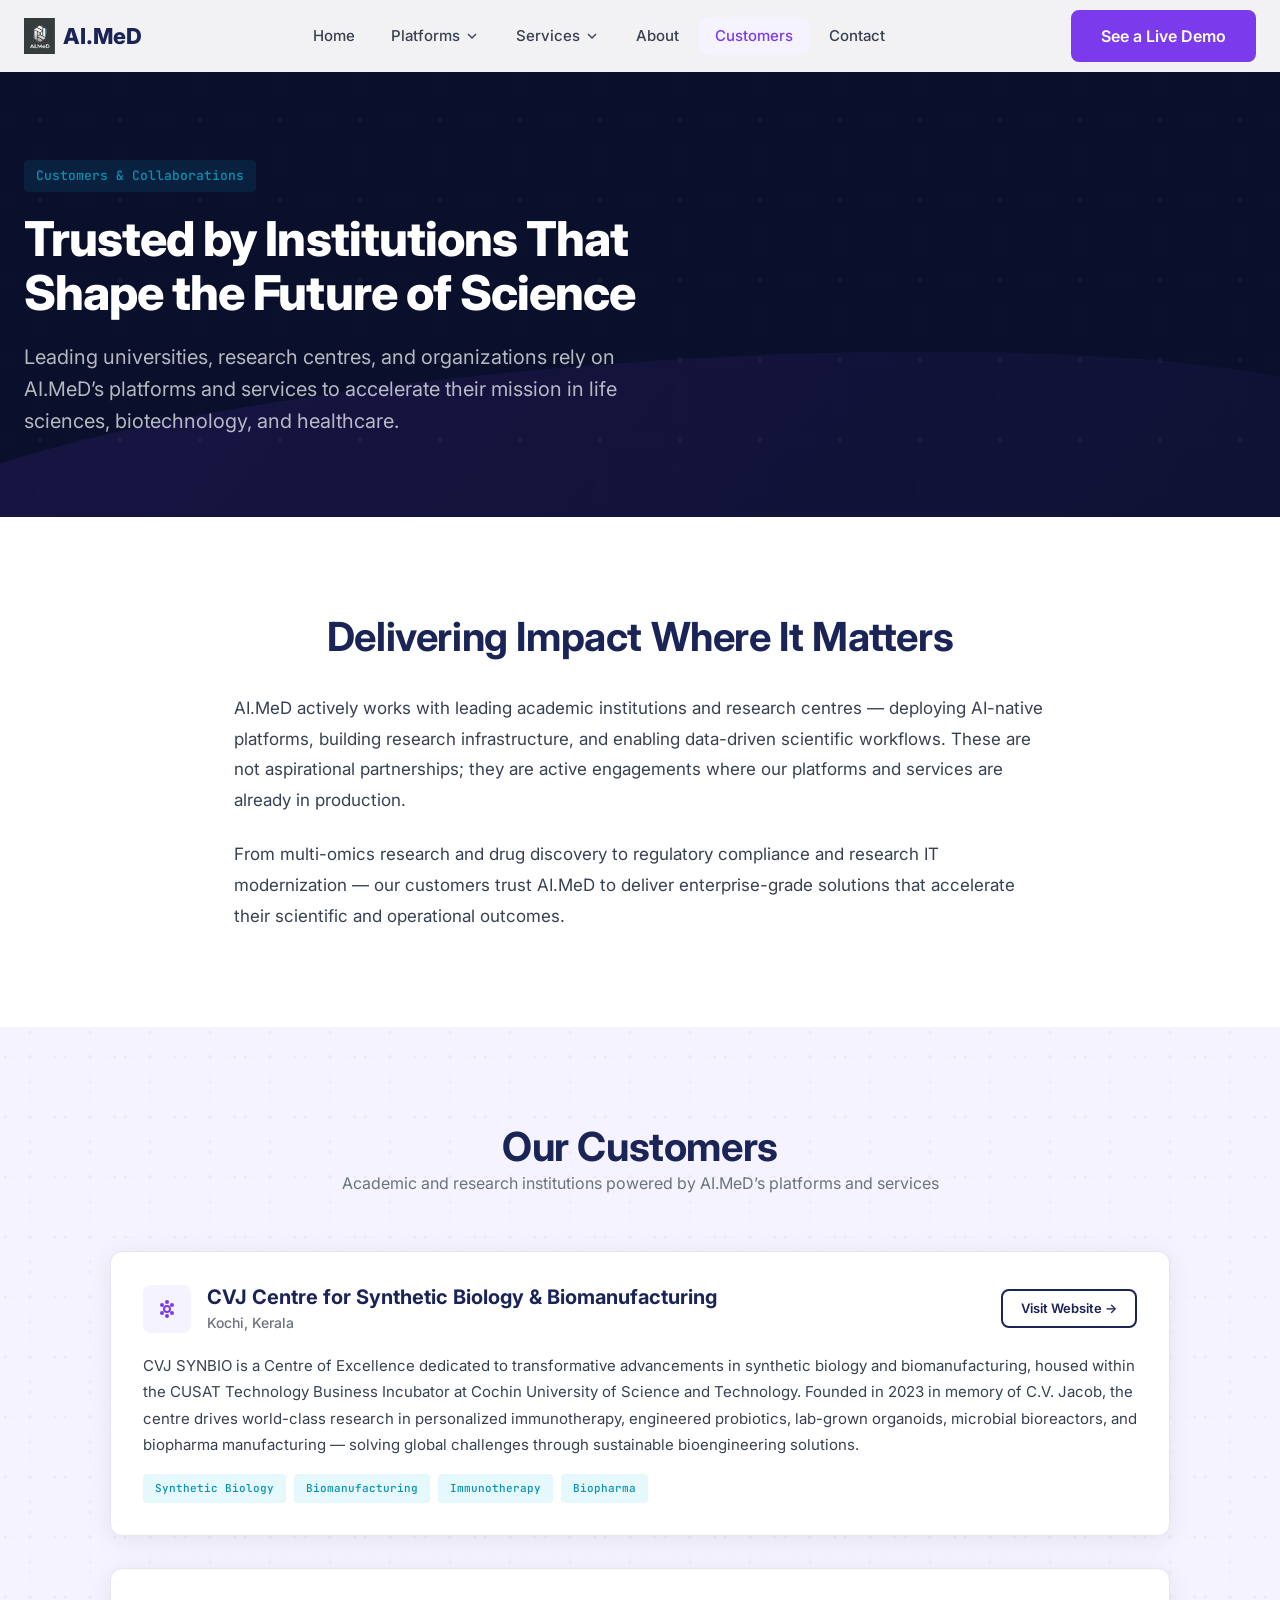
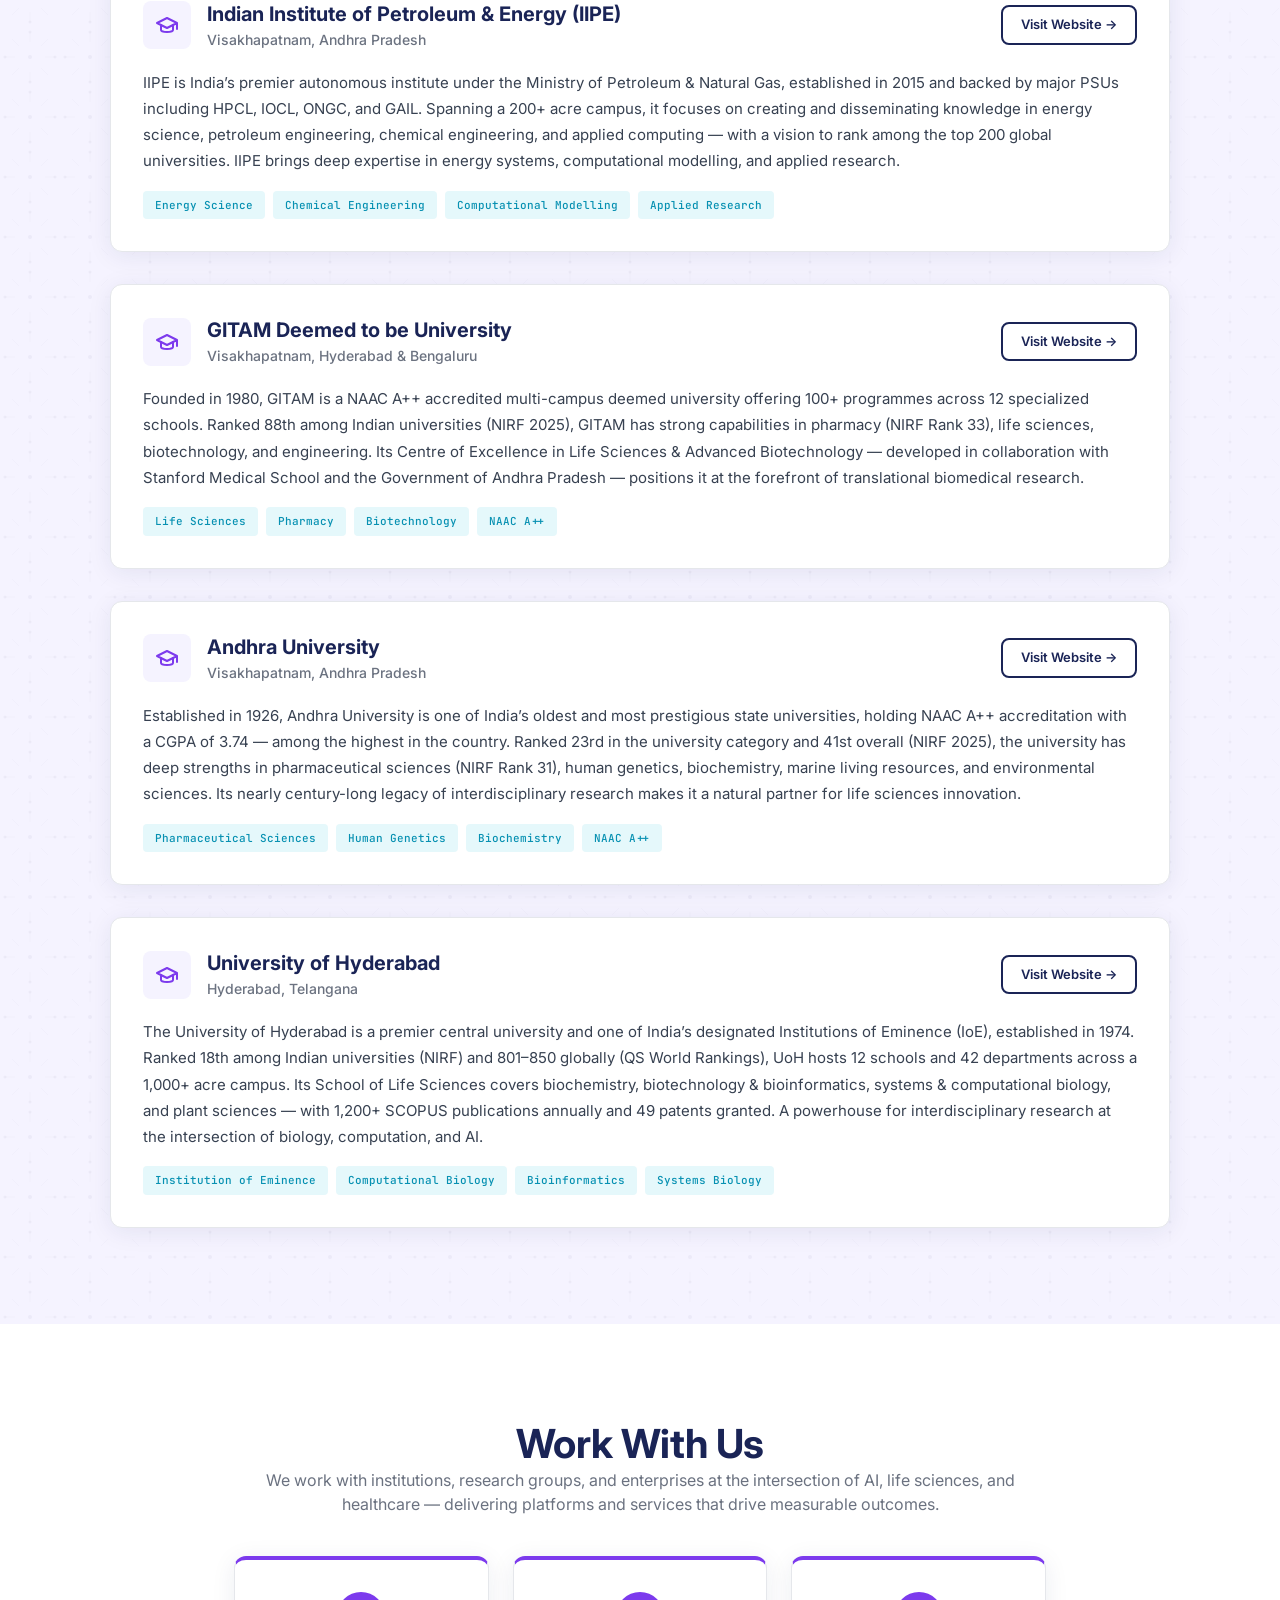
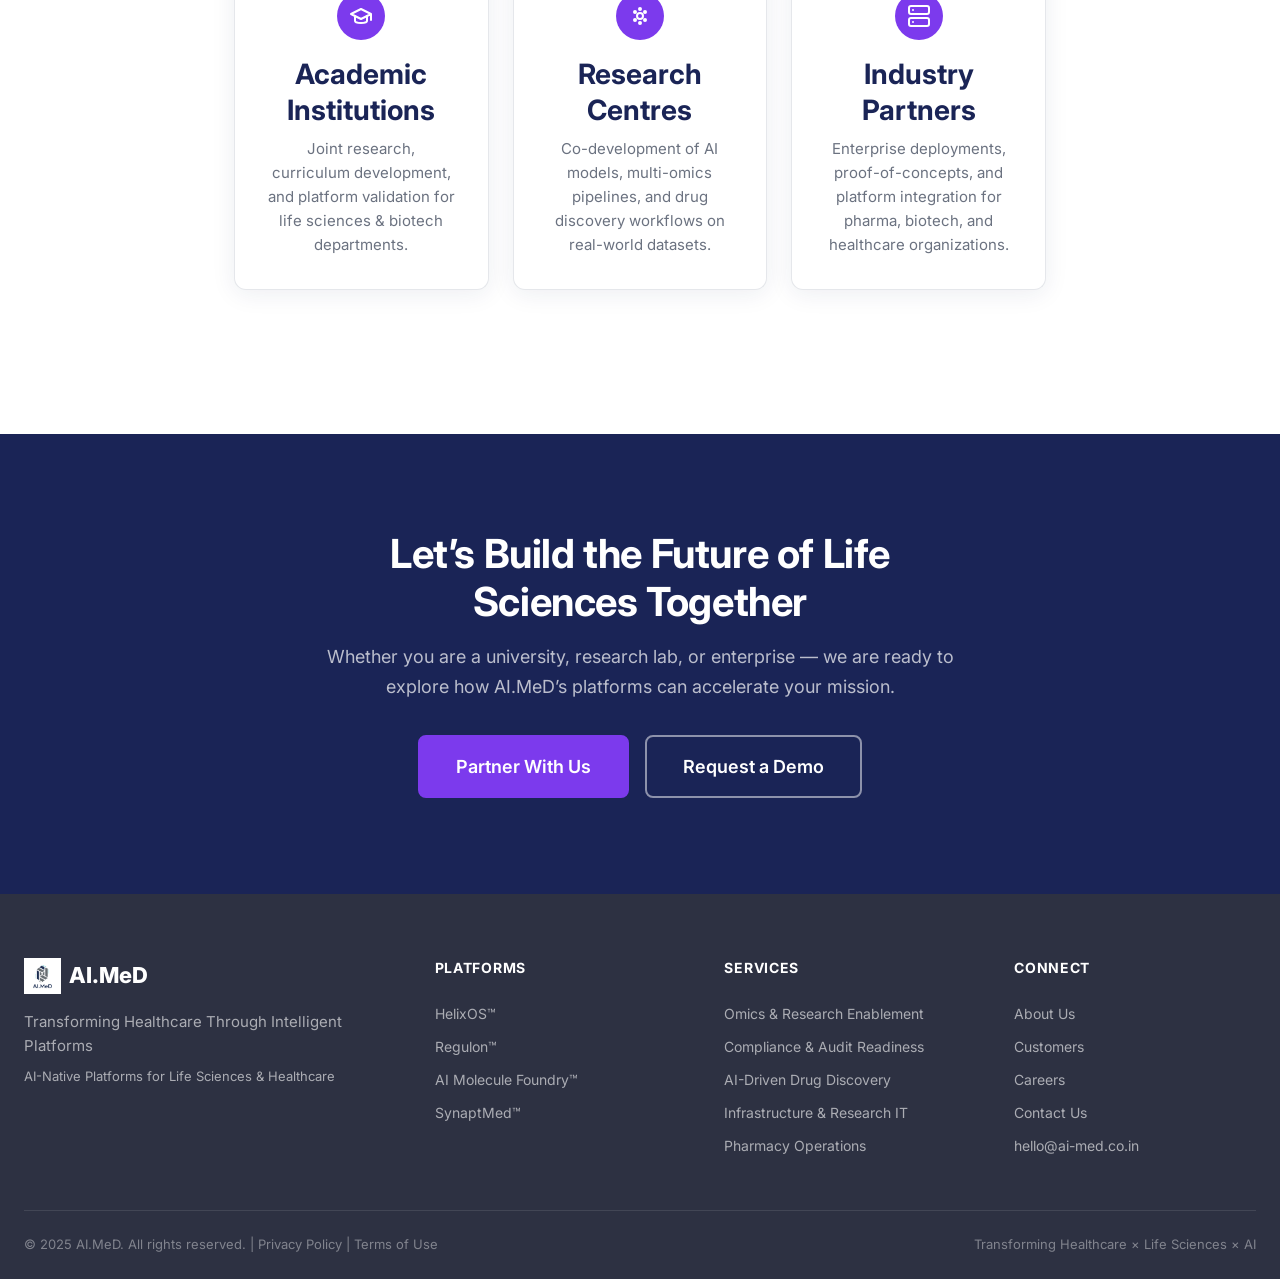
<file: collaborations.html>
<!DOCTYPE html>
<html lang="en">
<head>
  <meta charset="UTF-8">
  <meta name="viewport" content="width=device-width, initial-scale=1.0">
  <title>Customers &amp; Collaborations — AI.MeD | Strategic Partners in Life Sciences &amp; AI</title>
  <meta name="description" content="AI.MeD partners with leading universities, research centres, and institutions driving innovation in life sciences, synthetic biology, biotechnology, and AI.">
  <meta name="keywords" content="AI.MeD collaborations, life sciences partners, synthetic biology, GITAM, Andhra University, University of Hyderabad, IIPE, CVJ SYNBIO">
  <meta name="author" content="AI.MeD">

  <!-- Open Graph -->
  <meta property="og:title" content="Customers &amp; Collaborations — AI.MeD">
  <meta property="og:description" content="AI.MeD partners with leading universities, research centres, and institutions driving innovation in life sciences, synthetic biology, biotechnology, and AI.">
  <meta property="og:type" content="website">
  <meta property="og:image" content="assets/logo/Ai.MeD_2.png">

  <!-- Favicon -->
  <link rel="icon" type="image/x-icon" href="assets/logo/aimed-favicon.ico">

  <!-- Preload fonts -->
  <link rel="preconnect" href="https://fonts.googleapis.com">
  <link rel="preconnect" href="https://fonts.gstatic.com" crossorigin>
  <link rel="preload" as="style" href="https://fonts.googleapis.com/css2?family=Inter:wght@400;500;600;700;800&family=JetBrains+Mono:wght@400;500&display=swap">
  <link href="https://fonts.googleapis.com/css2?family=Inter:wght@400;500;600;700;800&family=JetBrains+Mono:wght@400;500&display=swap" rel="stylesheet">

  <!-- Styles -->
  <link rel="stylesheet" href="css/styles.css">

  <!-- Schema.org JSON-LD -->
  <script type="application/ld+json">
  {
    "@context": "https://schema.org",
    "@type": "WebPage",
    "name": "Customers & Collaborations",
    "description": "AI.MeD's strategic collaborations with leading academic and research institutions.",
    "publisher": {
      "@type": "Organization",
      "name": "AI.MeD",
      "url": "https://ai-med.co.in"
    }
  }
  </script>

  <!-- Google Analytics 4 -->
  <script async src="https://www.googletagmanager.com/gtag/js?id=G-XXXXXXXXXX"></script>
  <script>
    window.dataLayer = window.dataLayer || [];
    function gtag(){dataLayer.push(arguments);}
    gtag('js', new Date());
    gtag('config', 'G-XXXXXXXXXX');
  </script>
</head>
<body>

<!-- Skip to main content -->
<a href="#main" class="skip-link">Skip to main content</a>

<!-- ============================================================
     NAVIGATION
     ============================================================ -->
<nav class="nav" role="navigation" aria-label="Main navigation">
  <div class="nav-inner">
    <!-- Logo -->
    <a href="index.html" class="nav-logo" aria-label="AI.MeD Home">
      <img src="assets/logo/Ai.MeD_2.png" alt="AI.MeD Logo" width="36" height="36">
      <span class="nav-logo-text">AI.MeD</span>
    </a>

    <!-- Desktop links -->
    <div class="nav-links">
      <a href="index.html" class="nav-link">Home</a>

      <!-- Platforms dropdown -->
      <div class="nav-dropdown">
        <a href="platforms.html" class="nav-link nav-dropdown-toggle">
          Platforms
          <svg viewBox="0 0 24 24" fill="none" stroke="currentColor" stroke-width="2"><polyline points="6 9 12 15 18 9"></polyline></svg>
        </a>
        <div class="nav-dropdown-menu" role="menu">
          <a href="platforms.html#helixos" class="nav-dropdown-item" role="menuitem">
            <strong>HelixOS&trade;</strong>
            <span>AI-Native Multi-Omics Platform</span>
          </a>
          <a href="platforms.html#regulon" class="nav-dropdown-item" role="menuitem">
            <strong>Regulon&trade;</strong>
            <span>AI Compliance Operating System</span>
          </a>
          <a href="platforms.html#molecule-foundry" class="nav-dropdown-item" role="menuitem">
            <strong>AI Molecule Foundry&trade;</strong>
            <span>Drug Discovery Platform</span>
          </a>
          <a href="platforms.html#synaptmed" class="nav-dropdown-item" role="menuitem">
            <strong>SynaptMed&trade;</strong>
            <span>Smart Pharmacy Operations</span>
          </a>
        </div>
      </div>

      <!-- Services dropdown -->
      <div class="nav-dropdown">
        <a href="services.html" class="nav-link nav-dropdown-toggle">
          Services
          <svg viewBox="0 0 24 24" fill="none" stroke="currentColor" stroke-width="2"><polyline points="6 9 12 15 18 9"></polyline></svg>
        </a>
        <div class="nav-dropdown-menu" role="menu">
          <a href="services.html#helixos-services" class="nav-dropdown-item" role="menuitem">
            <strong>Research &amp; Omics Services</strong>
            <span>Multi-omics pipeline engineering &amp; AI enablement</span>
          </a>
          <a href="services.html#regulon-services" class="nav-dropdown-item" role="menuitem">
            <strong>Compliance &amp; Audit Readiness</strong>
            <span>Continuous compliance monitoring &amp; automation</span>
          </a>
          <a href="services.html#molecule-foundry-services" class="nav-dropdown-item" role="menuitem">
            <strong>AI-Driven Drug Discovery</strong>
            <span>ML-guided screening &amp; generative molecule design</span>
          </a>
          <a href="services.html#infra-services" class="nav-dropdown-item" role="menuitem">
            <strong>Infrastructure &amp; Research IT</strong>
            <span>HPC, GPU optimization &amp; cloud-native IT</span>
          </a>
          <a href="services.html#synaptmed-services" class="nav-dropdown-item" role="menuitem">
            <strong>Pharmacy Digital Transformation</strong>
            <span>End-to-end pharmacy onboarding &amp; operations</span>
          </a>
        </div>
      </div>

      <a href="about.html" class="nav-link">About</a>
      <a href="collaborations.html" class="nav-link active">Customers</a>
      <a href="contact.html" class="nav-link">Contact</a>
    </div>

    <!-- CTA -->
    <a href="contact.html" class="btn btn-primary nav-cta">See a Live Demo</a>

    <!-- Hamburger (mobile) -->
    <button class="nav-hamburger" aria-label="Toggle mobile menu" aria-expanded="false">
      <span></span>
      <span></span>
      <span></span>
    </button>
  </div>
</nav>

<!-- Mobile menu overlay -->
<div class="mobile-menu" role="dialog" aria-label="Mobile navigation">
  <div class="mobile-menu-links">
    <a href="index.html" class="mobile-menu-link">Home</a>

    <button class="mobile-accordion-btn" aria-expanded="false">
      Platforms
      <svg viewBox="0 0 24 24" fill="none" stroke="currentColor" stroke-width="2"><polyline points="6 9 12 15 18 9"></polyline></svg>
    </button>
    <div class="mobile-accordion-panel">
      <a href="platforms.html#helixos">HelixOS&trade; &mdash; AI-Native Multi-Omics Platform</a>
      <a href="platforms.html#regulon">Regulon&trade; &mdash; AI Compliance Operating System</a>
      <a href="platforms.html#molecule-foundry">AI Molecule Foundry&trade; &mdash; Drug Discovery Platform</a>
      <a href="platforms.html#synaptmed">SynaptMed&trade; &mdash; Smart Pharmacy Operations</a>
    </div>

    <button class="mobile-accordion-btn" aria-expanded="false">
      Services
      <svg viewBox="0 0 24 24" fill="none" stroke="currentColor" stroke-width="2"><polyline points="6 9 12 15 18 9"></polyline></svg>
    </button>
    <div class="mobile-accordion-panel">
      <a href="services.html#helixos-services">Research &amp; Omics Services</a>
      <a href="services.html#regulon-services">Compliance &amp; Audit Readiness</a>
      <a href="services.html#molecule-foundry-services">AI-Driven Drug Discovery</a>
      <a href="services.html#infra-services">Infrastructure &amp; Research IT</a>
      <a href="services.html#synaptmed-services">Pharmacy Digital Transformation</a>
    </div>

    <a href="about.html" class="mobile-menu-link">About</a>
    <a href="collaborations.html" class="mobile-menu-link">Customers</a>
    <a href="contact.html" class="mobile-menu-link">Contact</a>
  </div>
  <div class="mobile-menu-cta">
    <a href="contact.html" class="btn btn-primary btn-full btn-lg">See a Live Demo</a>
  </div>
</div>

<!-- ============================================================
     MAIN CONTENT
     ============================================================ -->
<main id="main">

  <!-- ============================================================
       SECTION: PAGE HERO
       ============================================================ -->
  <section class="page-hero" aria-label="Collaborations Hero">
    <div class="page-hero-wave"></div>
    <div class="container">
      <span class="badge-teal" style="margin-bottom: 20px;">Customers &amp; Collaborations</span>
      <h1>Trusted by Institutions That Shape the Future of Science</h1>
      <p>Leading universities, research centres, and organizations rely on AI.MeD&rsquo;s platforms and services to accelerate their mission in life sciences, biotechnology, and healthcare.</p>
    </div>
  </section>

  <!-- ============================================================
       SECTION: COLLABORATION PHILOSOPHY
       ============================================================ -->
  <section class="section-white section-padding" aria-label="Collaboration Philosophy">
    <div class="container" style="max-width: 860px; margin: 0 auto;">
      <div class="animate-on-scroll">
        <h2 class="text-center" style="margin-bottom: 32px;">Delivering Impact Where It Matters</h2>
        <p style="font-size: 17px; line-height: 1.8; color: var(--color-text-body); margin-bottom: 24px;">
          AI.MeD actively works with leading academic institutions and research centres &mdash; deploying AI-native platforms, building research infrastructure, and enabling data-driven scientific workflows. These are not aspirational partnerships; they are active engagements where our platforms and services are already in production.
        </p>
        <p style="font-size: 17px; line-height: 1.8; color: var(--color-text-body);">
          From multi-omics research and drug discovery to regulatory compliance and research IT modernization &mdash; our customers trust AI.MeD to deliver enterprise-grade solutions that accelerate their scientific and operational outcomes.
        </p>
      </div>
    </div>
  </section>

  <!-- ============================================================
       SECTION: COLLABORATORS
       ============================================================ -->
  <section class="section-light section-padding" aria-label="Our Collaborators">
    <div class="container">
      <div class="section-header text-center animate-on-scroll" style="max-width: 760px; margin: 0 auto 56px;">
        <h2>Our Customers</h2>
        <p class="text-muted">Academic and research institutions powered by AI.MeD&rsquo;s platforms and services</p>
      </div>

      <div style="display: flex; flex-direction: column; gap: 32px; max-width: 1060px; margin: 0 auto;">

        <!-- CVJ Centre for Synthetic Biology and Biomanufacturing -->
        <div class="collab-card animate-on-scroll animate-delay-1">
          <div class="collab-card-header">
            <div class="collab-icon">
              <svg viewBox="0 0 24 24" fill="none" stroke="currentColor" stroke-width="2" stroke-linecap="round" stroke-linejoin="round"><circle cx="12" cy="12" r="3"></circle><circle cx="12" cy="5" r="1"></circle><circle cx="17" cy="8" r="1"></circle><circle cx="17" cy="16" r="1"></circle><circle cx="12" cy="19" r="1"></circle><circle cx="7" cy="16" r="1"></circle><circle cx="7" cy="8" r="1"></circle></svg>
            </div>
            <div class="collab-card-info">
              <h3>CVJ Centre for Synthetic Biology &amp; Biomanufacturing</h3>
              <p class="collab-location">Kochi, Kerala</p>
            </div>
            <a href="https://cvjsynbio.org/" target="_blank" rel="noopener" class="btn btn-outline btn-sm collab-visit-btn">Visit Website &rarr;</a>
          </div>
          <p class="collab-description">
            CVJ SYNBIO is a Centre of Excellence dedicated to transformative advancements in synthetic biology and biomanufacturing, housed within the CUSAT Technology Business Incubator at Cochin University of Science and Technology. Founded in 2023 in memory of C.V. Jacob, the centre drives world-class research in personalized immunotherapy, engineered probiotics, lab-grown organoids, microbial bioreactors, and biopharma manufacturing &mdash; solving global challenges through sustainable bioengineering solutions.
          </p>
          <div class="collab-tags">
            <span class="badge-teal" style="font-size: 11px;">Synthetic Biology</span>
            <span class="badge-teal" style="font-size: 11px;">Biomanufacturing</span>
            <span class="badge-teal" style="font-size: 11px;">Immunotherapy</span>
            <span class="badge-teal" style="font-size: 11px;">Biopharma</span>
          </div>
        </div>

        <!-- IIPE -->
        <div class="collab-card animate-on-scroll animate-delay-2">
          <div class="collab-card-header">
            <div class="collab-icon">
              <svg viewBox="0 0 24 24" fill="none" stroke="currentColor" stroke-width="2" stroke-linecap="round" stroke-linejoin="round"><path d="M22 10v6M2 10l10-5 10 5-10 5z"></path><path d="M6 12v5c0 1.1 2.7 2 6 2s6-.9 6-2v-5"></path></svg>
            </div>
            <div class="collab-card-info">
              <h3>Indian Institute of Petroleum &amp; Energy (IIPE)</h3>
              <p class="collab-location">Visakhapatnam, Andhra Pradesh</p>
            </div>
            <a href="https://iipe.ac.in/" target="_blank" rel="noopener" class="btn btn-outline btn-sm collab-visit-btn">Visit Website &rarr;</a>
          </div>
          <p class="collab-description">
            IIPE is India&rsquo;s premier autonomous institute under the Ministry of Petroleum &amp; Natural Gas, established in 2015 and backed by major PSUs including HPCL, IOCL, ONGC, and GAIL. Spanning a 200+ acre campus, it focuses on creating and disseminating knowledge in energy science, petroleum engineering, chemical engineering, and applied computing &mdash; with a vision to rank among the top 200 global universities. IIPE brings deep expertise in energy systems, computational modelling, and applied research.
          </p>
          <div class="collab-tags">
            <span class="badge-teal" style="font-size: 11px;">Energy Science</span>
            <span class="badge-teal" style="font-size: 11px;">Chemical Engineering</span>
            <span class="badge-teal" style="font-size: 11px;">Computational Modelling</span>
            <span class="badge-teal" style="font-size: 11px;">Applied Research</span>
          </div>
        </div>

        <!-- GITAM -->
        <div class="collab-card animate-on-scroll animate-delay-3">
          <div class="collab-card-header">
            <div class="collab-icon">
              <svg viewBox="0 0 24 24" fill="none" stroke="currentColor" stroke-width="2" stroke-linecap="round" stroke-linejoin="round"><path d="M22 10v6M2 10l10-5 10 5-10 5z"></path><path d="M6 12v5c0 1.1 2.7 2 6 2s6-.9 6-2v-5"></path></svg>
            </div>
            <div class="collab-card-info">
              <h3>GITAM Deemed to be University</h3>
              <p class="collab-location">Visakhapatnam, Hyderabad &amp; Bengaluru</p>
            </div>
            <a href="https://www.gitam.edu" target="_blank" rel="noopener" class="btn btn-outline btn-sm collab-visit-btn">Visit Website &rarr;</a>
          </div>
          <p class="collab-description">
            Founded in 1980, GITAM is a NAAC A++ accredited multi-campus deemed university offering 100+ programmes across 12 specialized schools. Ranked 88th among Indian universities (NIRF 2025), GITAM has strong capabilities in pharmacy (NIRF Rank 33), life sciences, biotechnology, and engineering. Its Centre of Excellence in Life Sciences &amp; Advanced Biotechnology &mdash; developed in collaboration with Stanford Medical School and the Government of Andhra Pradesh &mdash; positions it at the forefront of translational biomedical research.
          </p>
          <div class="collab-tags">
            <span class="badge-teal" style="font-size: 11px;">Life Sciences</span>
            <span class="badge-teal" style="font-size: 11px;">Pharmacy</span>
            <span class="badge-teal" style="font-size: 11px;">Biotechnology</span>
            <span class="badge-teal" style="font-size: 11px;">NAAC A++</span>
          </div>
        </div>

        <!-- Andhra University -->
        <div class="collab-card animate-on-scroll animate-delay-4">
          <div class="collab-card-header">
            <div class="collab-icon">
              <svg viewBox="0 0 24 24" fill="none" stroke="currentColor" stroke-width="2" stroke-linecap="round" stroke-linejoin="round"><path d="M22 10v6M2 10l10-5 10 5-10 5z"></path><path d="M6 12v5c0 1.1 2.7 2 6 2s6-.9 6-2v-5"></path></svg>
            </div>
            <div class="collab-card-info">
              <h3>Andhra University</h3>
              <p class="collab-location">Visakhapatnam, Andhra Pradesh</p>
            </div>
            <a href="https://www.andhrauniversity.edu.in" target="_blank" rel="noopener" class="btn btn-outline btn-sm collab-visit-btn">Visit Website &rarr;</a>
          </div>
          <p class="collab-description">
            Established in 1926, Andhra University is one of India&rsquo;s oldest and most prestigious state universities, holding NAAC A++ accreditation with a CGPA of 3.74 &mdash; among the highest in the country. Ranked 23rd in the university category and 41st overall (NIRF 2025), the university has deep strengths in pharmaceutical sciences (NIRF Rank 31), human genetics, biochemistry, marine living resources, and environmental sciences. Its nearly century-long legacy of interdisciplinary research makes it a natural partner for life sciences innovation.
          </p>
          <div class="collab-tags">
            <span class="badge-teal" style="font-size: 11px;">Pharmaceutical Sciences</span>
            <span class="badge-teal" style="font-size: 11px;">Human Genetics</span>
            <span class="badge-teal" style="font-size: 11px;">Biochemistry</span>
            <span class="badge-teal" style="font-size: 11px;">NAAC A++</span>
          </div>
        </div>

        <!-- University of Hyderabad -->
        <div class="collab-card animate-on-scroll animate-delay-1">
          <div class="collab-card-header">
            <div class="collab-icon">
              <svg viewBox="0 0 24 24" fill="none" stroke="currentColor" stroke-width="2" stroke-linecap="round" stroke-linejoin="round"><path d="M22 10v6M2 10l10-5 10 5-10 5z"></path><path d="M6 12v5c0 1.1 2.7 2 6 2s6-.9 6-2v-5"></path></svg>
            </div>
            <div class="collab-card-info">
              <h3>University of Hyderabad</h3>
              <p class="collab-location">Hyderabad, Telangana</p>
            </div>
            <a href="https://uohyd.ac.in/" target="_blank" rel="noopener" class="btn btn-outline btn-sm collab-visit-btn">Visit Website &rarr;</a>
          </div>
          <p class="collab-description">
            The University of Hyderabad is a premier central university and one of India&rsquo;s designated Institutions of Eminence (IoE), established in 1974. Ranked 18th among Indian universities (NIRF) and 801&ndash;850 globally (QS World Rankings), UoH hosts 12 schools and 42 departments across a 1,000+ acre campus. Its School of Life Sciences covers biochemistry, biotechnology &amp; bioinformatics, systems &amp; computational biology, and plant sciences &mdash; with 1,200+ SCOPUS publications annually and 49 patents granted. A powerhouse for interdisciplinary research at the intersection of biology, computation, and AI.
          </p>
          <div class="collab-tags">
            <span class="badge-teal" style="font-size: 11px;">Institution of Eminence</span>
            <span class="badge-teal" style="font-size: 11px;">Computational Biology</span>
            <span class="badge-teal" style="font-size: 11px;">Bioinformatics</span>
            <span class="badge-teal" style="font-size: 11px;">Systems Biology</span>
          </div>
        </div>

      </div>
    </div>
  </section>

  <!-- ============================================================
       SECTION: COLLABORATE WITH US
       ============================================================ -->
  <section class="section-white section-padding" aria-label="Partner With Us">
    <div class="container" style="max-width: 860px; margin: 0 auto;">
      <div class="section-header text-center animate-on-scroll" style="margin-bottom: 40px;">
        <h2>Work With Us</h2>
        <p class="text-muted">We work with institutions, research groups, and enterprises at the intersection of AI, life sciences, and healthcare &mdash; delivering platforms and services that drive measurable outcomes.</p>
      </div>

      <div class="platform-grid" style="grid-template-columns: repeat(3, 1fr); gap: 24px; margin-bottom: 48px;">

        <div class="card-platform animate-on-scroll animate-delay-1" style="text-align: center;">
          <div class="icon-circle" style="margin: 0 auto;">
            <svg viewBox="0 0 24 24" fill="none" stroke="currentColor" stroke-width="2" stroke-linecap="round" stroke-linejoin="round"><path d="M22 10v6M2 10l10-5 10 5-10 5z"></path><path d="M6 12v5c0 1.1 2.7 2 6 2s6-.9 6-2v-5"></path></svg>
          </div>
          <h3 style="margin-top: 16px;">Academic Institutions</h3>
          <p style="font-size: 15px; color: var(--color-text-muted); line-height: 1.6; margin-top: 8px;">
            Joint research, curriculum development, and platform validation for life sciences &amp; biotech departments.
          </p>
        </div>

        <div class="card-platform animate-on-scroll animate-delay-2" style="text-align: center;">
          <div class="icon-circle" style="margin: 0 auto;">
            <svg viewBox="0 0 24 24" fill="none" stroke="currentColor" stroke-width="2" stroke-linecap="round" stroke-linejoin="round"><circle cx="12" cy="12" r="3"></circle><circle cx="12" cy="5" r="1"></circle><circle cx="17" cy="8" r="1"></circle><circle cx="17" cy="16" r="1"></circle><circle cx="12" cy="19" r="1"></circle><circle cx="7" cy="16" r="1"></circle><circle cx="7" cy="8" r="1"></circle></svg>
          </div>
          <h3 style="margin-top: 16px;">Research Centres</h3>
          <p style="font-size: 15px; color: var(--color-text-muted); line-height: 1.6; margin-top: 8px;">
            Co-development of AI models, multi-omics pipelines, and drug discovery workflows on real-world datasets.
          </p>
        </div>

        <div class="card-platform animate-on-scroll animate-delay-3" style="text-align: center;">
          <div class="icon-circle" style="margin: 0 auto;">
            <svg viewBox="0 0 24 24" fill="none" stroke="currentColor" stroke-width="2" stroke-linecap="round" stroke-linejoin="round"><rect x="2" y="2" width="20" height="8" rx="2" ry="2"></rect><rect x="2" y="14" width="20" height="8" rx="2" ry="2"></rect><line x1="6" y1="6" x2="6.01" y2="6"></line><line x1="6" y1="18" x2="6.01" y2="18"></line></svg>
          </div>
          <h3 style="margin-top: 16px;">Industry Partners</h3>
          <p style="font-size: 15px; color: var(--color-text-muted); line-height: 1.6; margin-top: 8px;">
            Enterprise deployments, proof-of-concepts, and platform integration for pharma, biotech, and healthcare organizations.
          </p>
        </div>

      </div>
    </div>
  </section>

  <!-- ============================================================
       SECTION: BOTTOM CTA
       ============================================================ -->
  <section class="bottom-cta section-padding" aria-label="Call to Action">
    <div class="container" style="text-align: center; max-width: 700px;">
      <h2 style="color: var(--color-white); margin-bottom: 16px;">Let&rsquo;s Build the Future of Life Sciences Together</h2>
      <p style="color: rgba(255,255,255,0.7); font-size: 18px; line-height: 1.7; margin-bottom: 32px;">Whether you are a university, research lab, or enterprise &mdash; we are ready to explore how AI.MeD&rsquo;s platforms can accelerate your mission.</p>
      <div style="display: flex; gap: 16px; justify-content: center; flex-wrap: wrap;">
        <a href="contact.html?type=partner" class="btn btn-primary btn-lg pulse">Partner With Us</a>
        <a href="contact.html?type=demo" class="btn btn-outline-white btn-lg">Request a Demo</a>
      </div>
    </div>
  </section>

</main>

<!-- ============================================================
     FOOTER
     ============================================================ -->
<footer class="footer" role="contentinfo">
  <div class="container">
    <div class="footer-grid">
      <!-- Column 1 — Company -->
      <div class="footer-brand">
        <a href="index.html" class="nav-logo" style="margin-bottom: 12px;">
          <img src="assets/logo/Ai.MeD_1.png" alt="AI.MeD Logo" width="32" height="32">
          <span class="nav-logo-text" style="color: var(--color-white);">AI.MeD</span>
        </a>
        <p>Transforming Healthcare Through Intelligent Platforms</p>
        <p style="font-size: 13px; margin-top: 8px;">AI-Native Platforms for Life Sciences &amp; Healthcare</p>
      </div>

      <!-- Column 2 — Platforms -->
      <div class="footer-col">
        <h4>Platforms</h4>
        <a href="platforms.html#helixos">HelixOS&trade;</a>
        <a href="platforms.html#regulon">Regulon&trade;</a>
        <a href="platforms.html#molecule-foundry">AI Molecule Foundry&trade;</a>
        <a href="platforms.html#synaptmed">SynaptMed&trade;</a>
      </div>

      <!-- Column 3 — Services -->
      <div class="footer-col">
        <h4>Services</h4>
        <a href="services.html#helixos-services">Omics &amp; Research Enablement</a>
        <a href="services.html#regulon-services">Compliance &amp; Audit Readiness</a>
        <a href="services.html#molecule-foundry-services">AI-Driven Drug Discovery</a>
        <a href="services.html#infra-services">Infrastructure &amp; Research IT</a>
        <a href="services.html#synaptmed-services">Pharmacy Operations</a>
      </div>

      <!-- Column 4 — Connect -->
      <div class="footer-col">
        <h4>Connect</h4>
        <a href="about.html">About Us</a>
        <a href="collaborations.html">Customers</a>
        <a href="#">Careers</a>
        <a href="contact.html">Contact Us</a>
        <a href="mailto:hello@ai-med.co.in">hello@ai-med.co.in</a>
      </div>
    </div>

    <div class="footer-bottom">
      <p>&copy; 2025 AI.MeD. All rights reserved. | <a href="privacy.html">Privacy Policy</a> | <a href="terms.html">Terms of Use</a></p>
      <p>Transforming Healthcare &times; Life Sciences &times; AI</p>
    </div>
  </div>
</footer>

<!-- Scripts -->
<script defer src="js/main.js"></script>

</body>
</html>
</file>
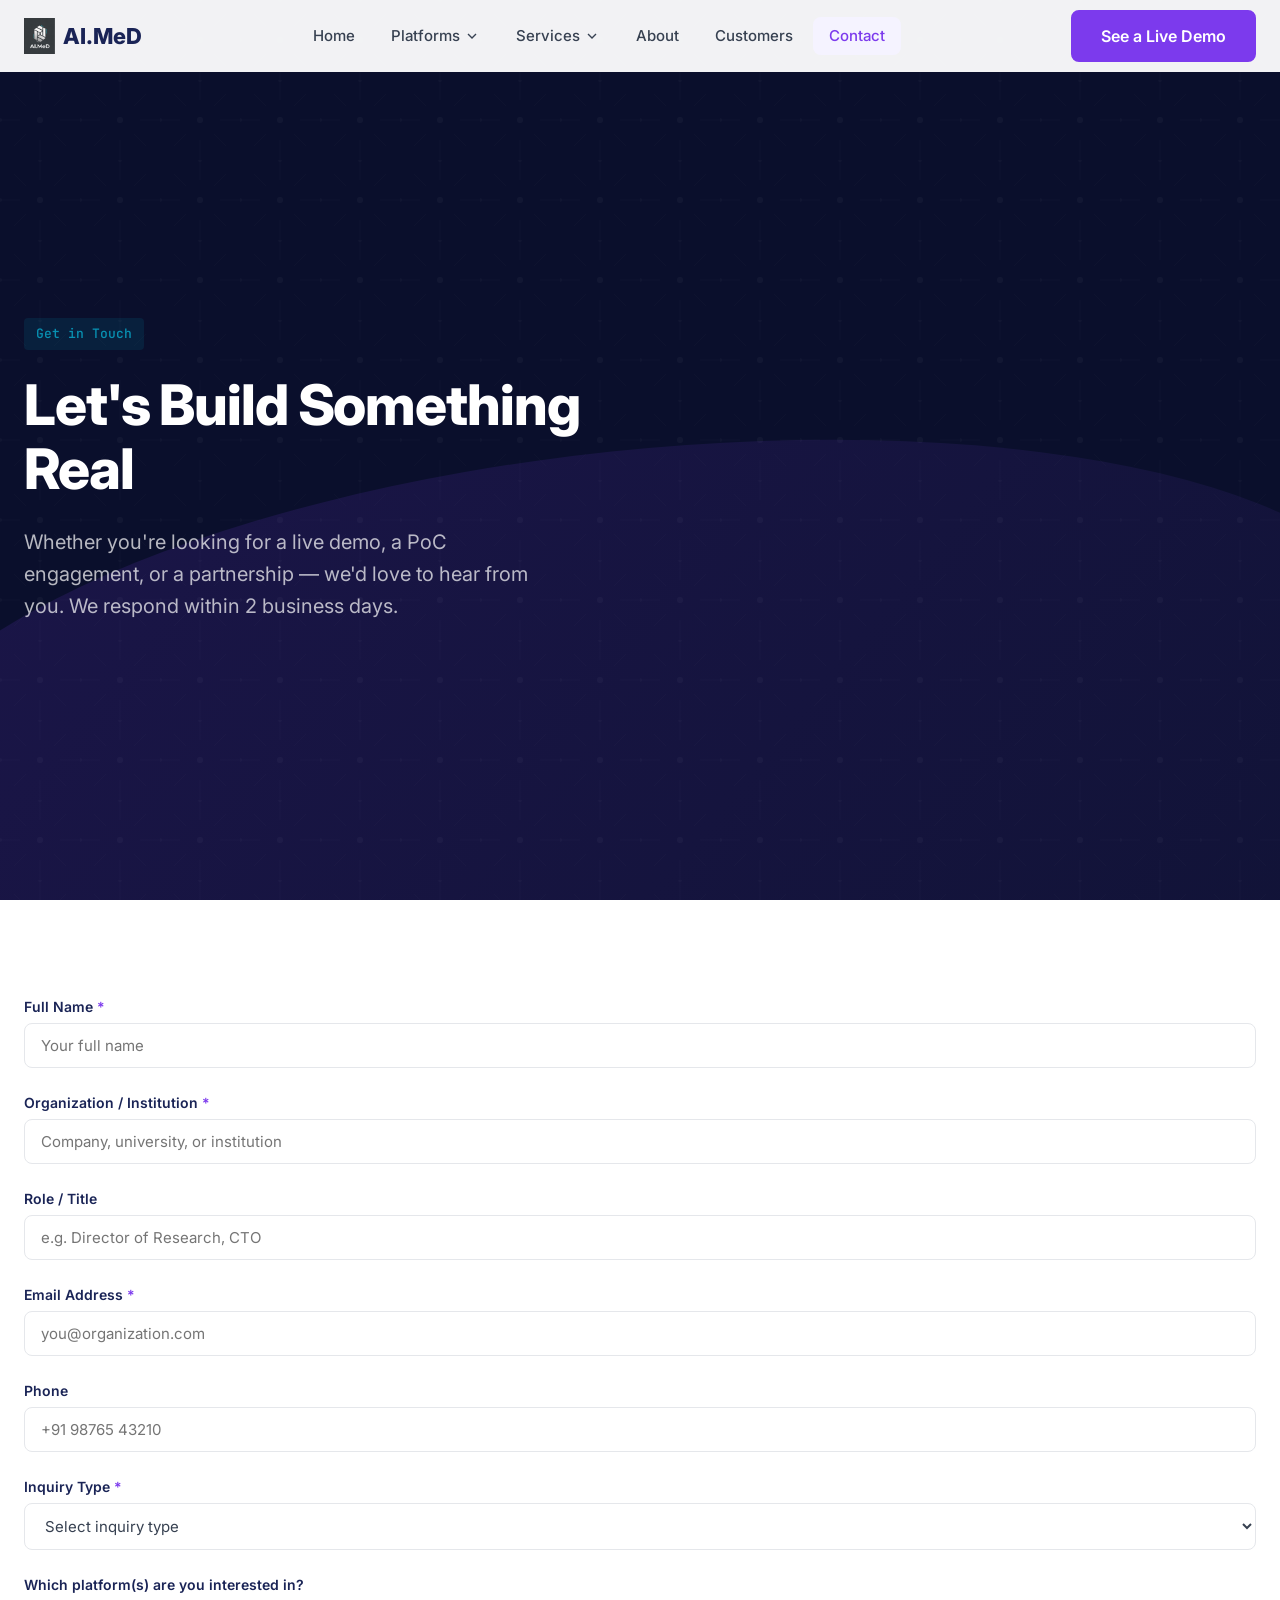
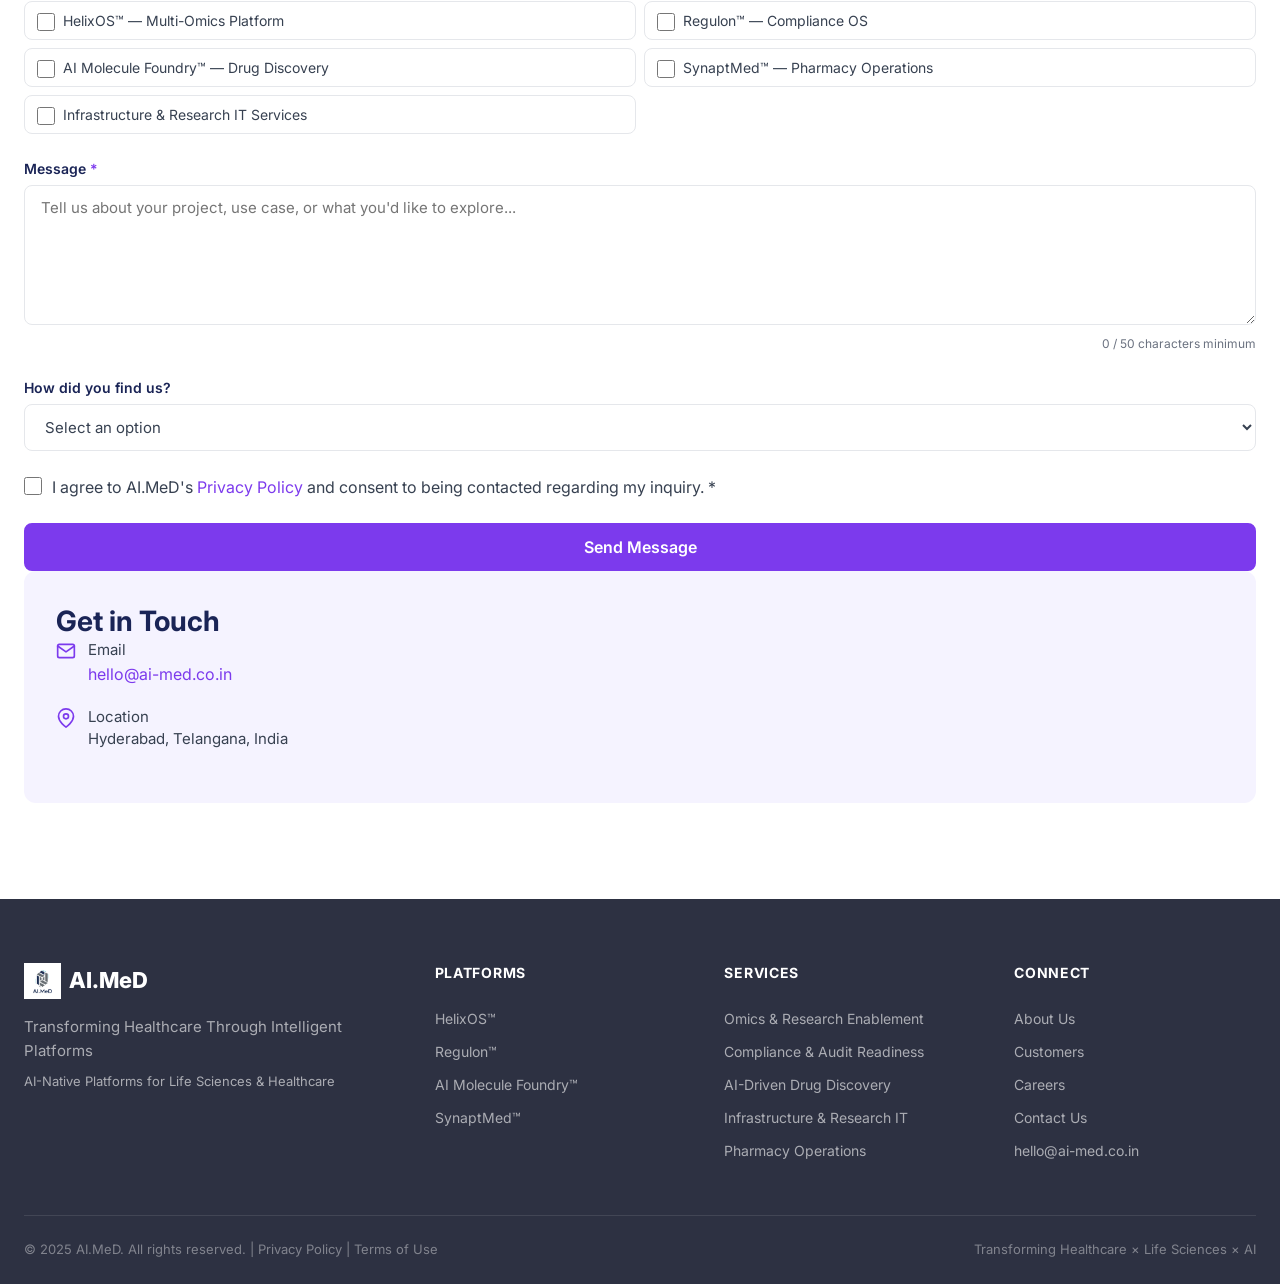
<file: contact.html>
<!DOCTYPE html>
<html lang="en">
<head>
  <meta charset="UTF-8">
  <meta name="viewport" content="width=device-width, initial-scale=1.0">
  <title>Contact AI.MeD — Demo, PoC & Partnership Enquiries</title>
  <meta name="description" content="Get in touch with AI.MeD for live demos, PoC engagements, and partnership opportunities.">
  <meta name="keywords" content="AI.MeD contact, live demo, PoC engagement, partnership, life sciences AI">
  <meta name="author" content="AI.MeD">

  <!-- Open Graph -->
  <meta property="og:title" content="Contact AI.MeD — Demo, PoC & Partnership Enquiries">
  <meta property="og:description" content="Get in touch with AI.MeD for live demos, PoC engagements, and partnership opportunities.">
  <meta property="og:type" content="website">
  <meta property="og:image" content="assets/logo/Ai.MeD_2.png">

  <!-- Favicon -->
  <link rel="icon" type="image/x-icon" href="assets/logo/aimed-favicon.ico">

  <!-- Preload fonts -->
  <link rel="preconnect" href="https://fonts.googleapis.com">
  <link rel="preconnect" href="https://fonts.gstatic.com" crossorigin>
  <link rel="preload" as="style" href="https://fonts.googleapis.com/css2?family=Inter:wght@400;500;600;700;800&family=JetBrains+Mono:wght@400;500&display=swap">
  <link href="https://fonts.googleapis.com/css2?family=Inter:wght@400;500;600;700;800&family=JetBrains+Mono:wght@400;500&display=swap" rel="stylesheet">

  <!-- Styles -->
  <link rel="stylesheet" href="css/styles.css">

  <!-- Schema.org JSON-LD -->
  <script type="application/ld+json">
  {
    "@context": "https://schema.org",
    "@type": "ContactPage",
    "name": "Contact AI.MeD",
    "description": "Get in touch with AI.MeD for live demos, PoC engagements, research collaborations, and partnership opportunities.",
    "url": "https://ai-med.co.in/contact",
    "mainEntity": {
      "@type": "Organization",
      "name": "AI.MeD",
      "email": "hello@ai-med.co.in",
      "address": {
        "@type": "PostalAddress",
        "addressLocality": "Hyderabad",
        "addressRegion": "Telangana",
        "addressCountry": "IN"
      }
    }
  }
  </script>

  <!-- Google Analytics 4 -->
  <!-- Replace G-XXXXXXXXXX with your GA4 Measurement ID from analytics.google.com -->
  <script async src="https://www.googletagmanager.com/gtag/js?id=G-XXXXXXXXXX"></script>
  <script>
    window.dataLayer = window.dataLayer || [];
    function gtag(){dataLayer.push(arguments);}
    gtag('js', new Date());
    gtag('config', 'G-XXXXXXXXXX');
  </script>
</head>
<body>

<!-- Skip to main content -->
<a href="#main" class="skip-link">Skip to main content</a>

<!-- ============================================================
     NAVIGATION
     ============================================================ -->
<nav class="nav" role="navigation" aria-label="Main navigation">
  <div class="nav-inner">
    <!-- Logo -->
    <a href="index.html" class="nav-logo" aria-label="AI.MeD Home">
      <img src="assets/logo/Ai.MeD_2.png" alt="AI.MeD Logo" width="36" height="36">
      <span class="nav-logo-text">AI.MeD</span>
    </a>

    <!-- Desktop links -->
    <div class="nav-links">
      <a href="index.html" class="nav-link">Home</a>

      <!-- Platforms dropdown -->
      <div class="nav-dropdown">
        <a href="platforms.html" class="nav-link nav-dropdown-toggle">
          Platforms
          <svg viewBox="0 0 24 24" fill="none" stroke="currentColor" stroke-width="2"><polyline points="6 9 12 15 18 9"></polyline></svg>
        </a>
        <div class="nav-dropdown-menu" role="menu">
          <a href="platforms.html#helixos" class="nav-dropdown-item" role="menuitem">
            <strong>HelixOS&#8482;</strong>
            <span>AI-Native Multi-Omics Platform</span>
          </a>
          <a href="platforms.html#regulon" class="nav-dropdown-item" role="menuitem">
            <strong>Regulon&#8482;</strong>
            <span>AI Compliance Operating System</span>
          </a>
          <a href="platforms.html#molecule-foundry" class="nav-dropdown-item" role="menuitem">
            <strong>AI Molecule Foundry&#8482;</strong>
            <span>Drug Discovery Platform</span>
          </a>
          <a href="platforms.html#synaptmed" class="nav-dropdown-item" role="menuitem">
            <strong>SynaptMed&#8482;</strong>
            <span>Smart Pharmacy Operations</span>
          </a>
        </div>
      </div>

      <!-- Services dropdown -->
      <div class="nav-dropdown">
        <a href="services.html" class="nav-link nav-dropdown-toggle">
          Services
          <svg viewBox="0 0 24 24" fill="none" stroke="currentColor" stroke-width="2"><polyline points="6 9 12 15 18 9"></polyline></svg>
        </a>
        <div class="nav-dropdown-menu" role="menu">
          <a href="services.html#helixos-services" class="nav-dropdown-item" role="menuitem">
            <strong>Research & Omics Services</strong>
            <span>Multi-omics pipeline engineering & AI enablement</span>
          </a>
          <a href="services.html#regulon-services" class="nav-dropdown-item" role="menuitem">
            <strong>Compliance & Audit Readiness</strong>
            <span>Continuous compliance monitoring & automation</span>
          </a>
          <a href="services.html#molecule-foundry-services" class="nav-dropdown-item" role="menuitem">
            <strong>AI-Driven Drug Discovery</strong>
            <span>ML-guided screening & generative molecule design</span>
          </a>
          <a href="services.html#infra-services" class="nav-dropdown-item" role="menuitem">
            <strong>Infrastructure & Research IT</strong>
            <span>HPC, GPU optimization & cloud-native IT</span>
          </a>
          <a href="services.html#synaptmed-services" class="nav-dropdown-item" role="menuitem">
            <strong>Pharmacy Digital Transformation</strong>
            <span>End-to-end pharmacy onboarding & operations</span>
          </a>
        </div>
      </div>

      <a href="about.html" class="nav-link">About</a>
      <a href="collaborations.html" class="nav-link">Customers</a>
      <a href="contact.html" class="nav-link active">Contact</a>
    </div>

    <!-- CTA -->
    <a href="contact.html" class="btn btn-primary nav-cta">See a Live Demo</a>

    <!-- Hamburger (mobile) -->
    <button class="nav-hamburger" aria-label="Toggle mobile menu" aria-expanded="false">
      <span></span>
      <span></span>
      <span></span>
    </button>
  </div>
</nav>

<!-- Mobile menu overlay -->
<div class="mobile-menu" role="dialog" aria-label="Mobile navigation">
  <div class="mobile-menu-links">
    <a href="index.html" class="mobile-menu-link">Home</a>

    <button class="mobile-accordion-btn" aria-expanded="false">
      Platforms
      <svg viewBox="0 0 24 24" fill="none" stroke="currentColor" stroke-width="2"><polyline points="6 9 12 15 18 9"></polyline></svg>
    </button>
    <div class="mobile-accordion-panel">
      <a href="platforms.html#helixos">HelixOS&#8482; — AI-Native Multi-Omics Platform</a>
      <a href="platforms.html#regulon">Regulon&#8482; — AI Compliance Operating System</a>
      <a href="platforms.html#molecule-foundry">AI Molecule Foundry&#8482; — Drug Discovery Platform</a>
      <a href="platforms.html#synaptmed">SynaptMed&#8482; — Smart Pharmacy Operations</a>
    </div>

    <button class="mobile-accordion-btn" aria-expanded="false">
      Services
      <svg viewBox="0 0 24 24" fill="none" stroke="currentColor" stroke-width="2"><polyline points="6 9 12 15 18 9"></polyline></svg>
    </button>
    <div class="mobile-accordion-panel">
      <a href="services.html#helixos-services">Research & Omics Services</a>
      <a href="services.html#regulon-services">Compliance & Audit Readiness</a>
      <a href="services.html#molecule-foundry-services">AI-Driven Drug Discovery</a>
      <a href="services.html#infra-services">Infrastructure & Research IT</a>
      <a href="services.html#synaptmed-services">Pharmacy Digital Transformation</a>
    </div>

    <a href="about.html" class="mobile-menu-link">About</a>
    <a href="collaborations.html" class="mobile-menu-link">Customers</a>
    <a href="contact.html" class="mobile-menu-link active">Contact</a>
  </div>
  <div class="mobile-menu-cta">
    <a href="contact.html" class="btn btn-primary btn-full btn-lg">See a Live Demo</a>
  </div>
</div>

<!-- ============================================================
     MAIN CONTENT
     ============================================================ -->
<main id="main">

  <!-- ============================================================
       SECTION: CONTACT HERO
       ============================================================ -->
  <section class="hero hero-compact" aria-label="Contact Hero">
    <div class="hero-wave"></div>
    <div class="container hero-content">
      <div class="hero-text" style="max-width: 720px;">
        <div class="hero-animate">
          <span class="badge-teal">Get in Touch</span>
        </div>
        <h1 class="hero-animate">Let's Build Something Real</h1>
        <p class="hero-subheadline hero-animate">Whether you're looking for a live demo, a PoC engagement, or a partnership &mdash; we'd love to hear from you. We respond within 2 business days.</p>
      </div>
    </div>
  </section>

  <!-- ============================================================
       SECTION: CONTACT FORM + INFO
       ============================================================ -->
  <section class="section-white section-padding contact-section" aria-label="Contact Form">
    <div class="container">
      <div class="contact-grid">

        <!-- LEFT COLUMN — FORM -->
        <div class="contact-form-col animate-on-scroll">
          <!--
            SETUP INSTRUCTIONS:
            1. Go to https://formspree.io — create a free account
            2. Create a new form -> you'll receive a unique ID
            3. Set form action: action="https://formspree.io/f/YOUR_FORM_ID"
            4. In Formspree dashboard:
               - Set notification email to your actual business email
               - Set Reply-To field to submitter's {email}
               - Set subject template: "AI.MeD Inquiry: {inquiry_type} from {name} at {organization}"
               - Enable "Send copy to submitter" auto-responder
            5. Auto-responder message to configure:
               "Thank you for reaching out to AI.MeD. We've received your inquiry regarding
               {inquiry_type} and will respond within 2 business days.
               In the meantime, explore our platforms at [your domain]."
            6. Optional: Connect Formspree webhook -> Zapier -> Slack channel #inquiries
            7. For GoDaddy: This is a static form — no server config needed.
               Upload all files to public_html in GoDaddy File Manager.
          -->

          <form id="contactForm" action="https://formspree.io/f/YOUR_FORM_ID" method="POST" novalidate>
            <div id="formContainer">

              <!-- Global Error -->
              <div id="formGlobalError" class="form-global-error" style="display: none;">
                Something went wrong. Please email us directly at <a href="mailto:hello@ai-med.co.in">hello@ai-med.co.in</a>.
              </div>

              <!-- Full Name -->
              <div class="form-group">
                <label for="name" class="form-label">Full Name <span class="required">*</span></label>
                <input type="text" id="name" name="name" class="form-input" placeholder="Your full name" required autocomplete="name">
                <div class="form-error" data-error="name"></div>
              </div>

              <!-- Organization / Institution -->
              <div class="form-group">
                <label for="organization" class="form-label">Organization / Institution <span class="required">*</span></label>
                <input type="text" id="organization" name="organization" class="form-input" placeholder="Company, university, or institution" required autocomplete="organization">
                <div class="form-error" data-error="organization"></div>
              </div>

              <!-- Role / Title -->
              <div class="form-group">
                <label for="role" class="form-label">Role / Title</label>
                <input type="text" id="role" name="role" class="form-input" placeholder="e.g. Director of Research, CTO" autocomplete="organization-title">
              </div>

              <!-- Email Address -->
              <div class="form-group">
                <label for="email" class="form-label">Email Address <span class="required">*</span></label>
                <input type="email" id="email" name="email" class="form-input" placeholder="you@organization.com" required autocomplete="email">
                <div class="form-error" data-error="email"></div>
              </div>

              <!-- Phone -->
              <div class="form-group">
                <label for="phone" class="form-label">Phone</label>
                <input type="tel" id="phone" name="phone" class="form-input" placeholder="+91 98765 43210" autocomplete="tel">
              </div>

              <!-- Inquiry Type -->
              <div class="form-group">
                <label for="inquiry_type" class="form-label">Inquiry Type <span class="required">*</span></label>
                <select id="inquiry_type" name="inquiry_type" class="form-select" required>
                  <option value="" disabled selected>Select inquiry type</option>
                  <option value="Live Demo Request">Live Demo Request</option>
                  <option value="PoC Engagement (Platform Trial)">PoC Engagement (Platform Trial)</option>
                  <option value="Research Collaboration">Research Collaboration</option>
                  <option value="Platform Partnership / Integration">Platform Partnership / Integration</option>
                  <option value="Investment & Strategic Partnership">Investment &amp; Strategic Partnership</option>
                  <option value="Infrastructure Services Enquiry">Infrastructure Services Enquiry</option>
                  <option value="Press & Media">Press &amp; Media</option>
                  <option value="General Enquiry">General Enquiry</option>
                </select>
                <div class="form-error" data-error="inquiry_type"></div>
              </div>

              <!-- Platforms of Interest -->
              <div class="form-group">
                <label class="form-label">Which platform(s) are you interested in?</label>
                <div class="multi-checkbox-group">
                  <label class="form-checkbox">
                    <input type="checkbox" name="platforms" value="HelixOS - Multi-Omics Platform">
                    <span>HelixOS&#8482; &mdash; Multi-Omics Platform</span>
                  </label>
                  <label class="form-checkbox">
                    <input type="checkbox" name="platforms" value="Regulon - Compliance OS">
                    <span>Regulon&#8482; &mdash; Compliance OS</span>
                  </label>
                  <label class="form-checkbox">
                    <input type="checkbox" name="platforms" value="AI Molecule Foundry - Drug Discovery">
                    <span>AI Molecule Foundry&#8482; &mdash; Drug Discovery</span>
                  </label>
                  <label class="form-checkbox">
                    <input type="checkbox" name="platforms" value="SynaptMed - Pharmacy Operations">
                    <span>SynaptMed&#8482; &mdash; Pharmacy Operations</span>
                  </label>
                  <label class="form-checkbox">
                    <input type="checkbox" name="platforms" value="Infrastructure & Research IT Services">
                    <span>Infrastructure &amp; Research IT Services</span>
                  </label>
                </div>
              </div>

              <!-- Message -->
              <div class="form-group">
                <label for="message" class="form-label">Message <span class="required">*</span></label>
                <textarea id="message" name="message" class="form-textarea" placeholder="Tell us about your project, use case, or what you'd like to explore..." rows="5" minlength="50" required></textarea>
                <div id="charCounter" class="char-counter">0 / 50 characters minimum</div>
                <div class="form-error" data-error="message"></div>
              </div>

              <!-- Referral Source -->
              <div class="form-group">
                <label for="referral_source" class="form-label">How did you find us?</label>
                <select id="referral_source" name="referral_source" class="form-select">
                  <option value="" disabled selected>Select an option</option>
                  <option value="Conference">Conference</option>
                  <option value="Colleague/Referral">Colleague / Referral</option>
                  <option value="Google Search">Google Search</option>
                  <option value="Other">Other</option>
                </select>
              </div>

              <!-- Consent -->
              <div class="form-group">
                <label class="form-checkbox">
                  <input type="checkbox" id="consent" name="consent" value="yes" required>
                  <span>I agree to AI.MeD's <a href="privacy.html" target="_blank">Privacy Policy</a> and consent to being contacted regarding my inquiry. <span class="required">*</span></span>
                </label>
                <div class="form-error" data-error="consent"></div>
              </div>

              <!-- Submit -->
              <button type="submit" class="btn btn-primary btn-full" id="submitBtn">Send Message</button>

            </div>
          </form>

          <!-- Success Message -->
          <div id="formSuccess" class="form-success" style="display: none;">
            <div class="success-checkmark">
              <svg viewBox="0 0 52 52" fill="none" xmlns="http://www.w3.org/2000/svg">
                <circle class="checkmark-circle" cx="26" cy="26" r="25" fill="none" stroke="currentColor" stroke-width="2"/>
                <path class="checkmark-check" d="M14.1 27.2l7.1 7.2 16.7-16.8" fill="none" stroke="currentColor" stroke-width="3" stroke-linecap="round" stroke-linejoin="round"/>
              </svg>
            </div>
            <h3>Thank you!</h3>
            <p>We've received your inquiry and will respond within 2 business days.</p>
          </div>
        </div>

        <!-- RIGHT COLUMN — CONTACT INFO -->
        <div class="contact-info-col animate-on-scroll">
          <div class="contact-info-card">
            <h3>Get in Touch</h3>

            <!-- Email -->
            <div class="contact-info-item">
              <div class="contact-info-icon">
                <svg viewBox="0 0 24 24" fill="none" stroke="currentColor" stroke-width="2" stroke-linecap="round" stroke-linejoin="round"><path d="M4 4h16c1.1 0 2 .9 2 2v12c0 1.1-.9 2-2 2H4c-1.1 0-2-.9-2-2V6c0-1.1.9-2 2-2z"></path><polyline points="22,6 12,13 2,6"></polyline></svg>
              </div>
              <div>
                <p class="contact-info-label">Email</p>
                <a href="mailto:hello@ai-med.co.in" class="contact-info-value">hello@ai-med.co.in</a>
              </div>
            </div>

            <!-- Location -->
            <div class="contact-info-item">
              <div class="contact-info-icon">
                <svg viewBox="0 0 24 24" fill="none" stroke="currentColor" stroke-width="2" stroke-linecap="round" stroke-linejoin="round"><path d="M21 10c0 7-9 13-9 13s-9-6-9-13a9 9 0 0 1 18 0z"></path><circle cx="12" cy="10" r="3"></circle></svg>
              </div>
              <div>
                <p class="contact-info-label">Location</p>
                <p class="contact-info-value">Hyderabad, Telangana, India</p>
              </div>
            </div>

          </div>
        </div>

      </div>


    </div>
  </section>

</main>

<!-- ============================================================
     FOOTER
     ============================================================ -->
<footer class="footer" role="contentinfo">
  <div class="container">
    <div class="footer-grid">
      <!-- Column 1 — Company -->
      <div class="footer-brand">
        <a href="index.html" class="nav-logo" style="margin-bottom: 12px;">
          <img src="assets/logo/Ai.MeD_1.png" alt="AI.MeD Logo" width="32" height="32">
          <span class="nav-logo-text" style="color: var(--color-white);">AI.MeD</span>
        </a>
        <p>Transforming Healthcare Through Intelligent Platforms</p>
        <p style="font-size: 13px; margin-top: 8px;">AI-Native Platforms for Life Sciences &amp; Healthcare</p>
      </div>

      <!-- Column 2 — Platforms -->
      <div class="footer-col">
        <h4>Platforms</h4>
        <a href="platforms.html#helixos">HelixOS&#8482;</a>
        <a href="platforms.html#regulon">Regulon&#8482;</a>
        <a href="platforms.html#molecule-foundry">AI Molecule Foundry&#8482;</a>
        <a href="platforms.html#synaptmed">SynaptMed&#8482;</a>
      </div>

      <!-- Column 3 — Services -->
      <div class="footer-col">
        <h4>Services</h4>
        <a href="services.html#helixos-services">Omics &amp; Research Enablement</a>
        <a href="services.html#regulon-services">Compliance &amp; Audit Readiness</a>
        <a href="services.html#molecule-foundry-services">AI-Driven Drug Discovery</a>
        <a href="services.html#infra-services">Infrastructure &amp; Research IT</a>
        <a href="services.html#synaptmed-services">Pharmacy Operations</a>
      </div>

      <!-- Column 4 — Connect -->
      <div class="footer-col">
        <h4>Connect</h4>
        <a href="about.html">About Us</a>
        <a href="collaborations.html">Customers</a>
        <a href="#">Careers</a>
        <a href="contact.html">Contact Us</a>
        <a href="mailto:hello@ai-med.co.in">hello@ai-med.co.in</a>
      </div>
    </div>

    <div class="footer-bottom">
      <p>&copy; 2025 AI.MeD. All rights reserved. | <a href="privacy.html">Privacy Policy</a> | <a href="terms.html">Terms of Use</a></p>
      <p>Transforming Healthcare &times; Life Sciences &times; AI</p>
    </div>
  </div>
</footer>

<!-- Scripts -->
<script defer src="js/main.js"></script>
<script defer src="js/form.js"></script>

</body>
</html>
</file>
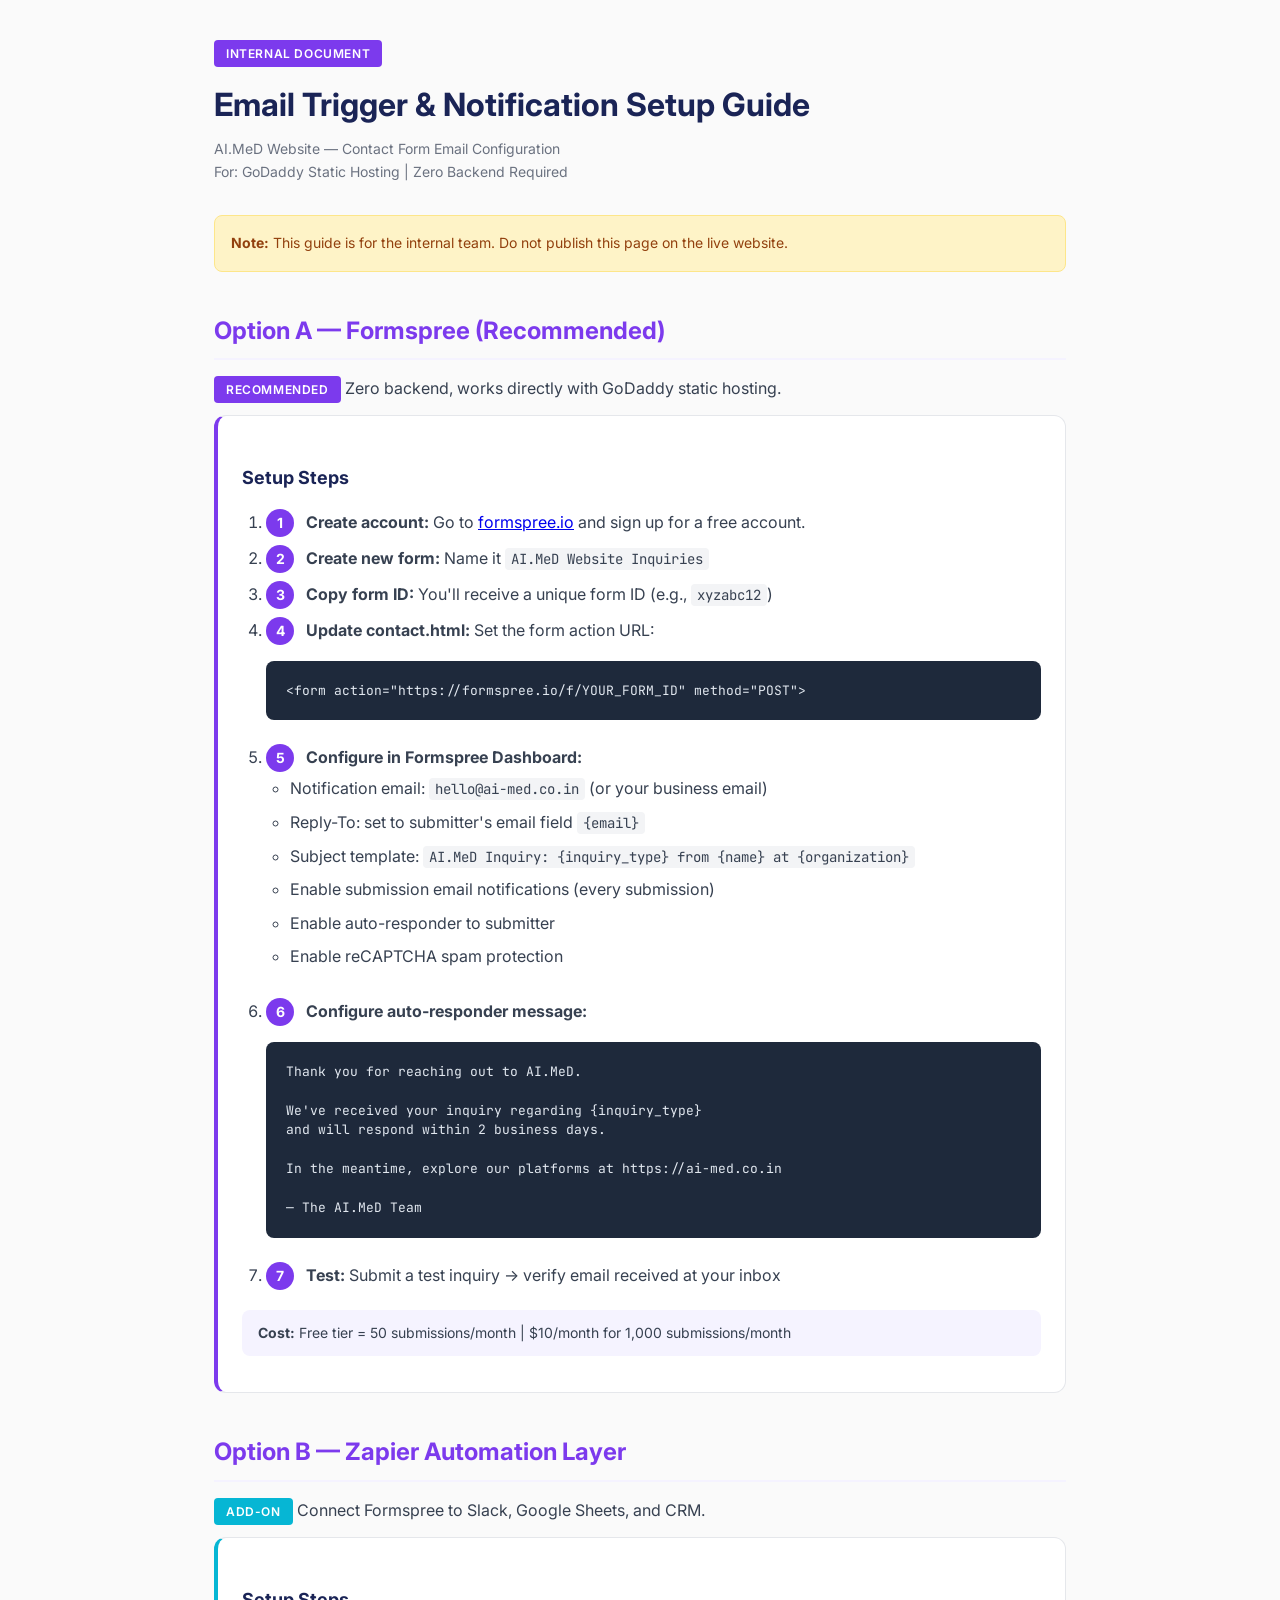
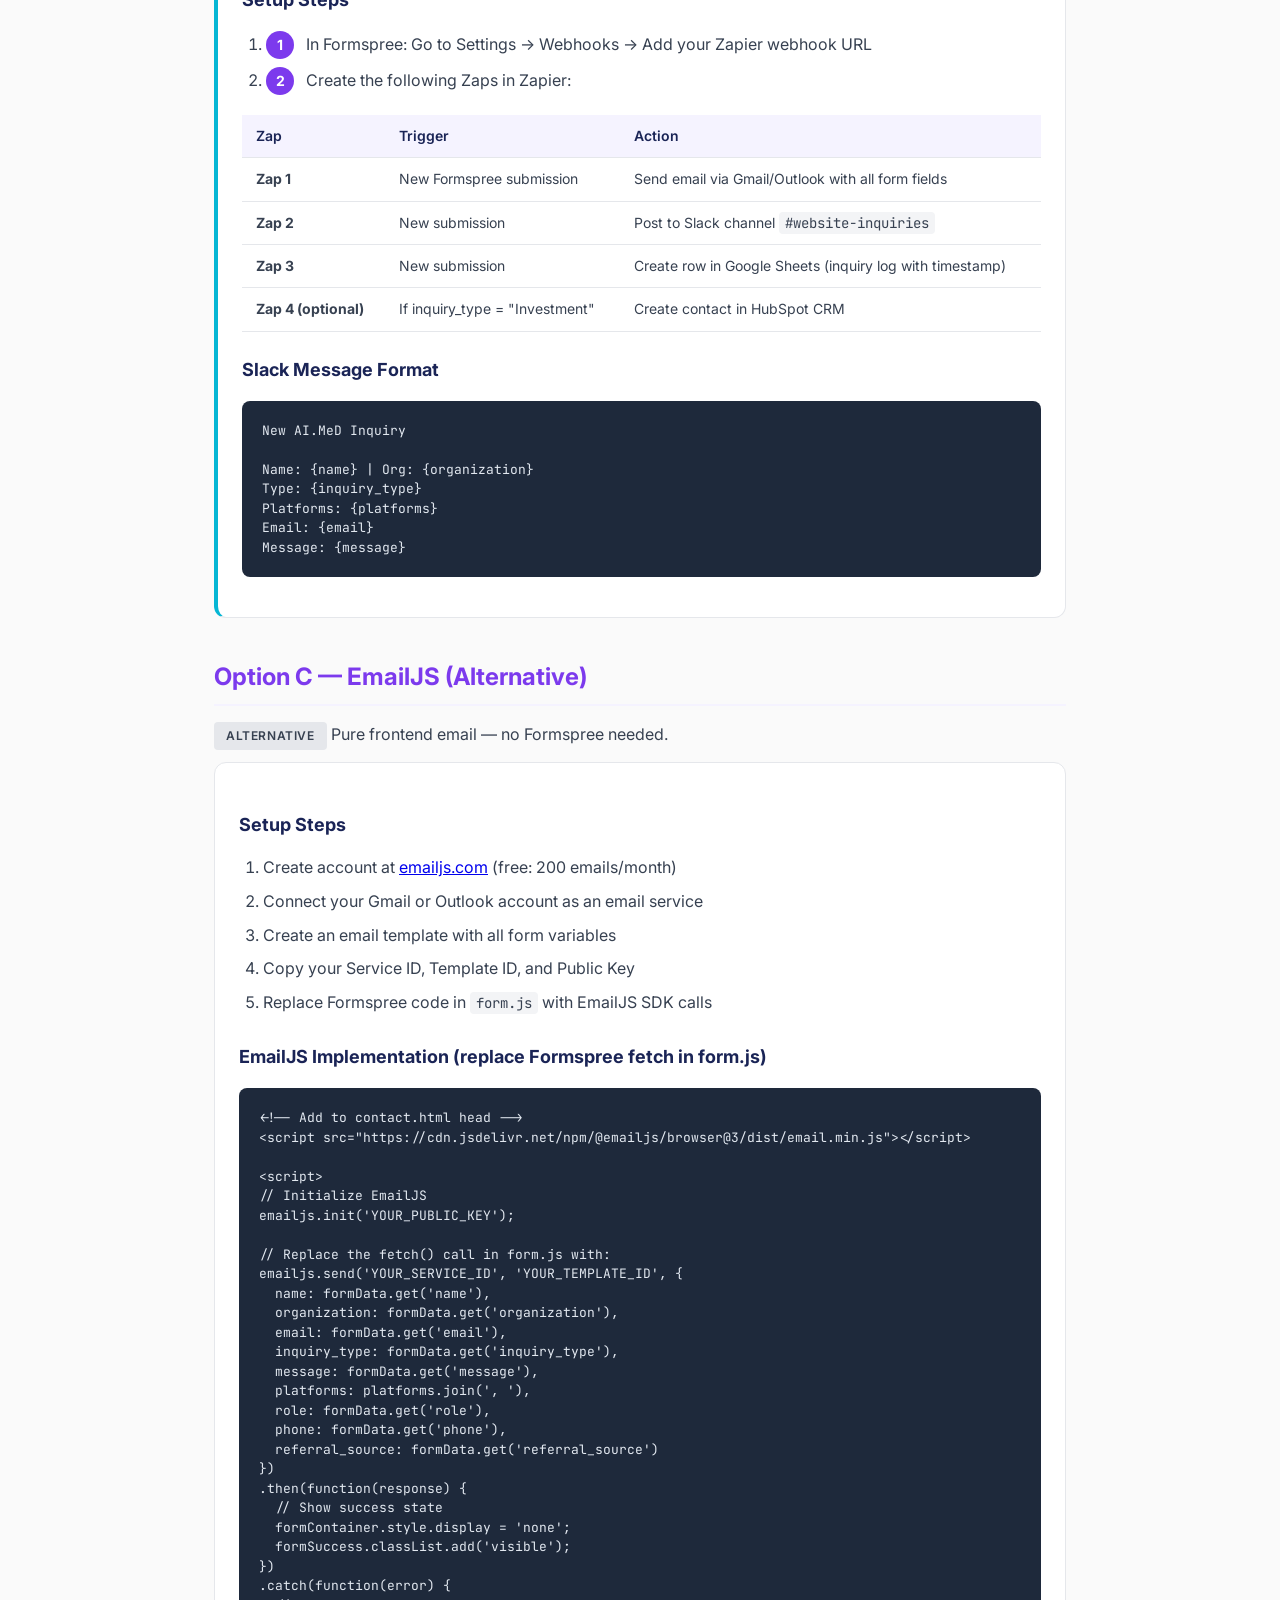
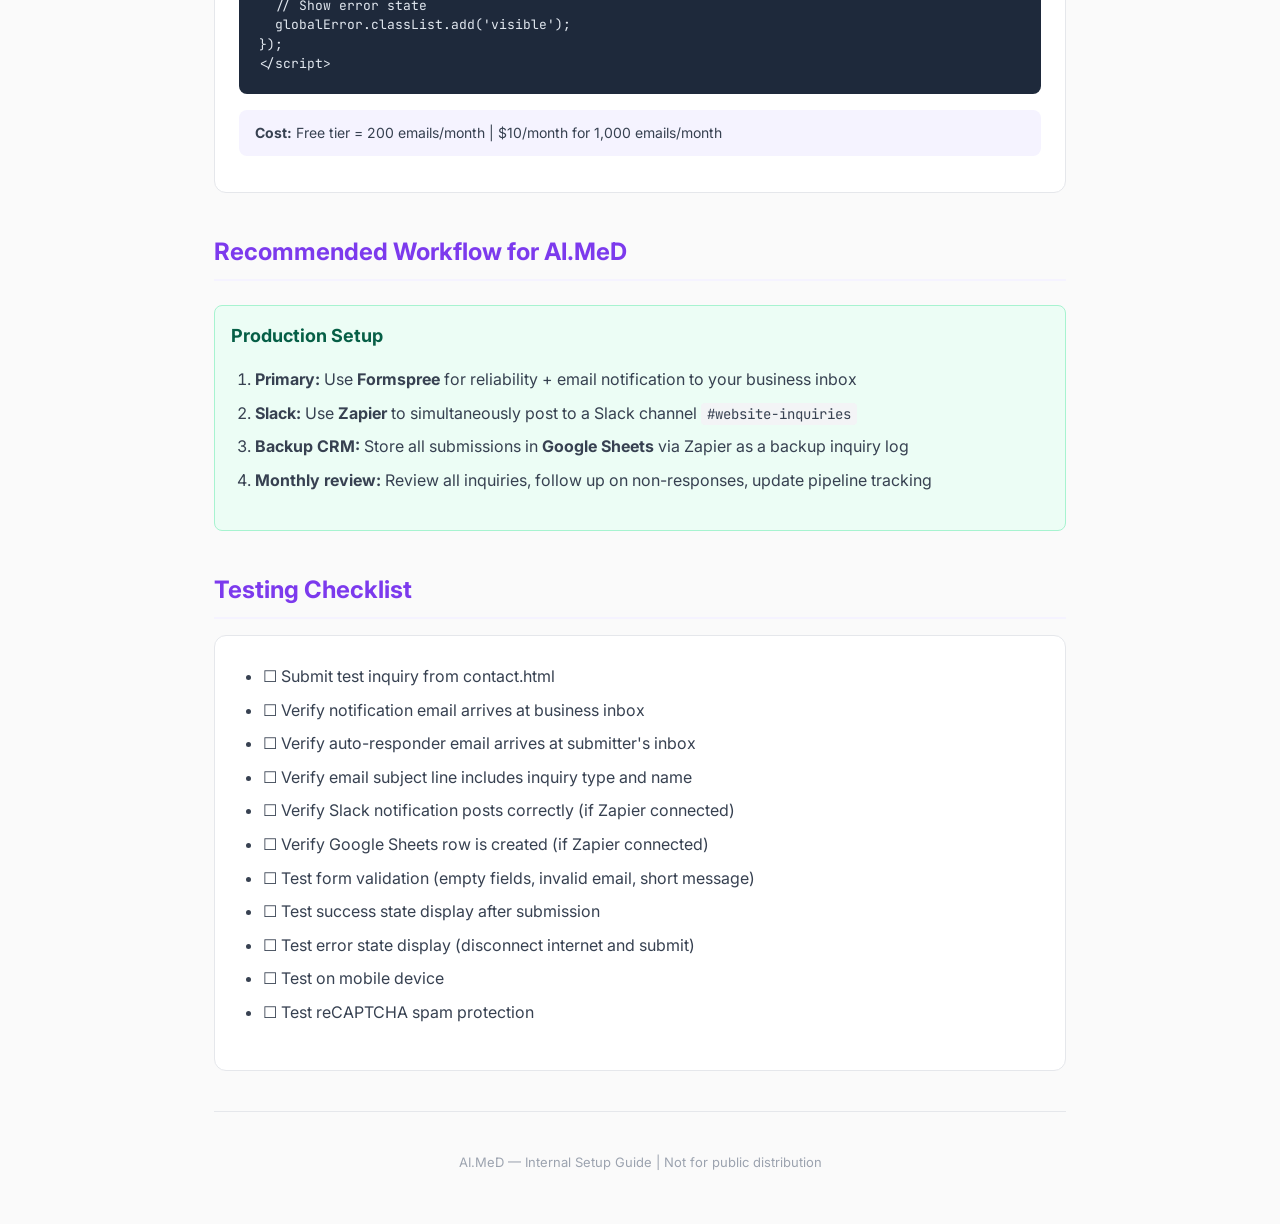
<file: email-setup-guide.html>
<!DOCTYPE html>
<html lang="en">
<head>
  <meta charset="UTF-8">
  <meta name="viewport" content="width=device-width, initial-scale=1.0">
  <title>AI.MeD — Email Trigger & Notification Setup Guide (Internal)</title>
  <link rel="preconnect" href="https://fonts.googleapis.com">
  <link rel="preconnect" href="https://fonts.gstatic.com" crossorigin>
  <link href="https://fonts.googleapis.com/css2?family=Inter:wght@400;500;600;700;800&family=JetBrains+Mono:wght@400;500&display=swap" rel="stylesheet">
  <style>
    :root {
      --color-navy: #1A2456;
      --color-violet: #7C3AED;
      --color-violet-pale: #F5F3FF;
      --color-teal: #06B6D4;
      --color-text-body: #374151;
      --color-text-muted: #6B7280;
      --color-silver-light: #E5E7EB;
    }
    * { box-sizing: border-box; margin: 0; padding: 0; }
    body {
      font-family: 'Inter', sans-serif;
      color: var(--color-text-body);
      line-height: 1.6;
      max-width: 900px;
      margin: 0 auto;
      padding: 40px 24px;
      background: #FAFAFA;
    }
    h1 { font-size: 32px; color: var(--color-navy); margin-bottom: 8px; }
    h2 { font-size: 24px; color: var(--color-violet); margin: 40px 0 16px; border-bottom: 2px solid var(--color-violet-pale); padding-bottom: 8px; }
    h3 { font-size: 18px; color: var(--color-navy); margin: 24px 0 12px; }
    p { margin-bottom: 12px; }
    .subtitle { color: var(--color-text-muted); font-size: 14px; margin-bottom: 32px; }
    .badge { display: inline-block; padding: 4px 12px; background: var(--color-violet); color: white; border-radius: 4px; font-size: 12px; font-weight: 600; text-transform: uppercase; letter-spacing: 0.05em; }
    .badge-teal { background: var(--color-teal); }
    .badge-gray { background: var(--color-silver-light); color: var(--color-text-body); }
    .card { background: white; border: 1px solid var(--color-silver-light); border-radius: 12px; padding: 24px; margin-bottom: 20px; }
    .card-highlight { border-left: 4px solid var(--color-violet); }
    .card-teal { border-left: 4px solid var(--color-teal); }
    ol, ul { padding-left: 24px; margin-bottom: 16px; }
    li { padding: 4px 0; }
    code { font-family: 'JetBrains Mono', monospace; background: #F3F4F6; padding: 2px 6px; border-radius: 4px; font-size: 14px; }
    pre { background: #1E293B; color: #E2E8F0; padding: 20px; border-radius: 8px; overflow-x: auto; margin: 16px 0; font-family: 'JetBrains Mono', monospace; font-size: 13px; line-height: 1.5; }
    .step-number { display: inline-flex; align-items: center; justify-content: center; width: 28px; height: 28px; background: var(--color-violet); color: white; border-radius: 50%; font-size: 14px; font-weight: 700; margin-right: 8px; flex-shrink: 0; }
    .cost { background: var(--color-violet-pale); padding: 12px 16px; border-radius: 8px; font-size: 14px; margin: 12px 0; }
    .recommended { background: #ECFDF5; border: 1px solid #A7F3D0; border-radius: 8px; padding: 16px; margin: 24px 0; }
    .recommended h3 { color: #065F46; margin-top: 0; }
    table { width: 100%; border-collapse: collapse; margin: 16px 0; }
    th, td { padding: 10px 14px; text-align: left; border-bottom: 1px solid var(--color-silver-light); font-size: 14px; }
    th { background: var(--color-violet-pale); font-weight: 600; color: var(--color-navy); }
    .warning { background: #FEF3C7; border: 1px solid #FDE68A; border-radius: 8px; padding: 16px; margin: 16px 0; font-size: 14px; color: #92400E; }
  </style>
</head>
<body>

  <p class="badge">Internal Document</p>
  <h1>Email Trigger &amp; Notification Setup Guide</h1>
  <p class="subtitle">AI.MeD Website — Contact Form Email Configuration<br>For: GoDaddy Static Hosting | Zero Backend Required</p>

  <div class="warning">
    <strong>Note:</strong> This guide is for the internal team. Do not publish this page on the live website.
  </div>

  <!-- ============================================ -->
  <h2>Option A — Formspree (Recommended)</h2>
  <p><span class="badge">Recommended</span> Zero backend, works directly with GoDaddy static hosting.</p>

  <div class="card card-highlight">
    <h3>Setup Steps</h3>
    <ol>
      <li><span class="step-number">1</span> <strong>Create account:</strong> Go to <a href="https://formspree.io" target="_blank">formspree.io</a> and sign up for a free account.</li>
      <li><span class="step-number">2</span> <strong>Create new form:</strong> Name it <code>AI.MeD Website Inquiries</code></li>
      <li><span class="step-number">3</span> <strong>Copy form ID:</strong> You'll receive a unique form ID (e.g., <code>xyzabc12</code>)</li>
      <li><span class="step-number">4</span> <strong>Update contact.html:</strong> Set the form action URL:
        <pre>&lt;form action="https://formspree.io/f/YOUR_FORM_ID" method="POST"&gt;</pre>
      </li>
      <li><span class="step-number">5</span> <strong>Configure in Formspree Dashboard:</strong>
        <ul>
          <li>Notification email: <code>hello@ai-med.co.in</code> (or your business email)</li>
          <li>Reply-To: set to submitter's email field <code>{email}</code></li>
          <li>Subject template: <code>AI.MeD Inquiry: {inquiry_type} from {name} at {organization}</code></li>
          <li>Enable submission email notifications (every submission)</li>
          <li>Enable auto-responder to submitter</li>
          <li>Enable reCAPTCHA spam protection</li>
        </ul>
      </li>
      <li><span class="step-number">6</span> <strong>Configure auto-responder message:</strong>
        <pre>Thank you for reaching out to AI.MeD.

We've received your inquiry regarding {inquiry_type}
and will respond within 2 business days.

In the meantime, explore our platforms at https://ai-med.co.in

— The AI.MeD Team</pre>
      </li>
      <li><span class="step-number">7</span> <strong>Test:</strong> Submit a test inquiry → verify email received at your inbox</li>
    </ol>
    <div class="cost">
      <strong>Cost:</strong> Free tier = 50 submissions/month | $10/month for 1,000 submissions/month
    </div>
  </div>

  <!-- ============================================ -->
  <h2>Option B — Zapier Automation Layer</h2>
  <p><span class="badge-teal badge">Add-On</span> Connect Formspree to Slack, Google Sheets, and CRM.</p>

  <div class="card card-teal">
    <h3>Setup Steps</h3>
    <ol>
      <li><span class="step-number">1</span> In Formspree: Go to Settings → Webhooks → Add your Zapier webhook URL</li>
      <li><span class="step-number">2</span> Create the following Zaps in Zapier:</li>
    </ol>

    <table>
      <thead>
        <tr>
          <th>Zap</th>
          <th>Trigger</th>
          <th>Action</th>
        </tr>
      </thead>
      <tbody>
        <tr>
          <td><strong>Zap 1</strong></td>
          <td>New Formspree submission</td>
          <td>Send email via Gmail/Outlook with all form fields</td>
        </tr>
        <tr>
          <td><strong>Zap 2</strong></td>
          <td>New submission</td>
          <td>Post to Slack channel <code>#website-inquiries</code></td>
        </tr>
        <tr>
          <td><strong>Zap 3</strong></td>
          <td>New submission</td>
          <td>Create row in Google Sheets (inquiry log with timestamp)</td>
        </tr>
        <tr>
          <td><strong>Zap 4 (optional)</strong></td>
          <td>If inquiry_type = "Investment"</td>
          <td>Create contact in HubSpot CRM</td>
        </tr>
      </tbody>
    </table>

    <h3>Slack Message Format</h3>
    <pre>New AI.MeD Inquiry

Name: {name} | Org: {organization}
Type: {inquiry_type}
Platforms: {platforms}
Email: {email}
Message: {message}</pre>
  </div>

  <!-- ============================================ -->
  <h2>Option C — EmailJS (Alternative)</h2>
  <p><span class="badge-gray badge">Alternative</span> Pure frontend email — no Formspree needed.</p>

  <div class="card">
    <h3>Setup Steps</h3>
    <ol>
      <li>Create account at <a href="https://emailjs.com" target="_blank">emailjs.com</a> (free: 200 emails/month)</li>
      <li>Connect your Gmail or Outlook account as an email service</li>
      <li>Create an email template with all form variables</li>
      <li>Copy your Service ID, Template ID, and Public Key</li>
      <li>Replace Formspree code in <code>form.js</code> with EmailJS SDK calls</li>
    </ol>

    <h3>EmailJS Implementation (replace Formspree fetch in form.js)</h3>
    <pre>&lt;!-- Add to contact.html head --&gt;
&lt;script src="https://cdn.jsdelivr.net/npm/@emailjs/browser@3/dist/email.min.js"&gt;&lt;/script&gt;

&lt;script&gt;
// Initialize EmailJS
emailjs.init('YOUR_PUBLIC_KEY');

// Replace the fetch() call in form.js with:
emailjs.send('YOUR_SERVICE_ID', 'YOUR_TEMPLATE_ID', {
  name: formData.get('name'),
  organization: formData.get('organization'),
  email: formData.get('email'),
  inquiry_type: formData.get('inquiry_type'),
  message: formData.get('message'),
  platforms: platforms.join(', '),
  role: formData.get('role'),
  phone: formData.get('phone'),
  referral_source: formData.get('referral_source')
})
.then(function(response) {
  // Show success state
  formContainer.style.display = 'none';
  formSuccess.classList.add('visible');
})
.catch(function(error) {
  // Show error state
  globalError.classList.add('visible');
});
&lt;/script&gt;</pre>

    <div class="cost">
      <strong>Cost:</strong> Free tier = 200 emails/month | $10/month for 1,000 emails/month
    </div>
  </div>

  <!-- ============================================ -->
  <h2>Recommended Workflow for AI.MeD</h2>

  <div class="recommended">
    <h3>Production Setup</h3>
    <ol>
      <li><strong>Primary:</strong> Use <strong>Formspree</strong> for reliability + email notification to your business inbox</li>
      <li><strong>Slack:</strong> Use <strong>Zapier</strong> to simultaneously post to a Slack channel <code>#website-inquiries</code></li>
      <li><strong>Backup CRM:</strong> Store all submissions in <strong>Google Sheets</strong> via Zapier as a backup inquiry log</li>
      <li><strong>Monthly review:</strong> Review all inquiries, follow up on non-responses, update pipeline tracking</li>
    </ol>
  </div>

  <!-- ============================================ -->
  <h2>Testing Checklist</h2>

  <div class="card">
    <ul>
      <li>&#9744; Submit test inquiry from contact.html</li>
      <li>&#9744; Verify notification email arrives at business inbox</li>
      <li>&#9744; Verify auto-responder email arrives at submitter's inbox</li>
      <li>&#9744; Verify email subject line includes inquiry type and name</li>
      <li>&#9744; Verify Slack notification posts correctly (if Zapier connected)</li>
      <li>&#9744; Verify Google Sheets row is created (if Zapier connected)</li>
      <li>&#9744; Test form validation (empty fields, invalid email, short message)</li>
      <li>&#9744; Test success state display after submission</li>
      <li>&#9744; Test error state display (disconnect internet and submit)</li>
      <li>&#9744; Test on mobile device</li>
      <li>&#9744; Test reCAPTCHA spam protection</li>
    </ul>
  </div>

  <hr style="margin: 40px 0; border: none; border-top: 1px solid #E5E7EB;">
  <p style="font-size: 13px; color: #9CA3AF; text-align: center;">AI.MeD — Internal Setup Guide | Not for public distribution</p>

</body>
</html>
</file>
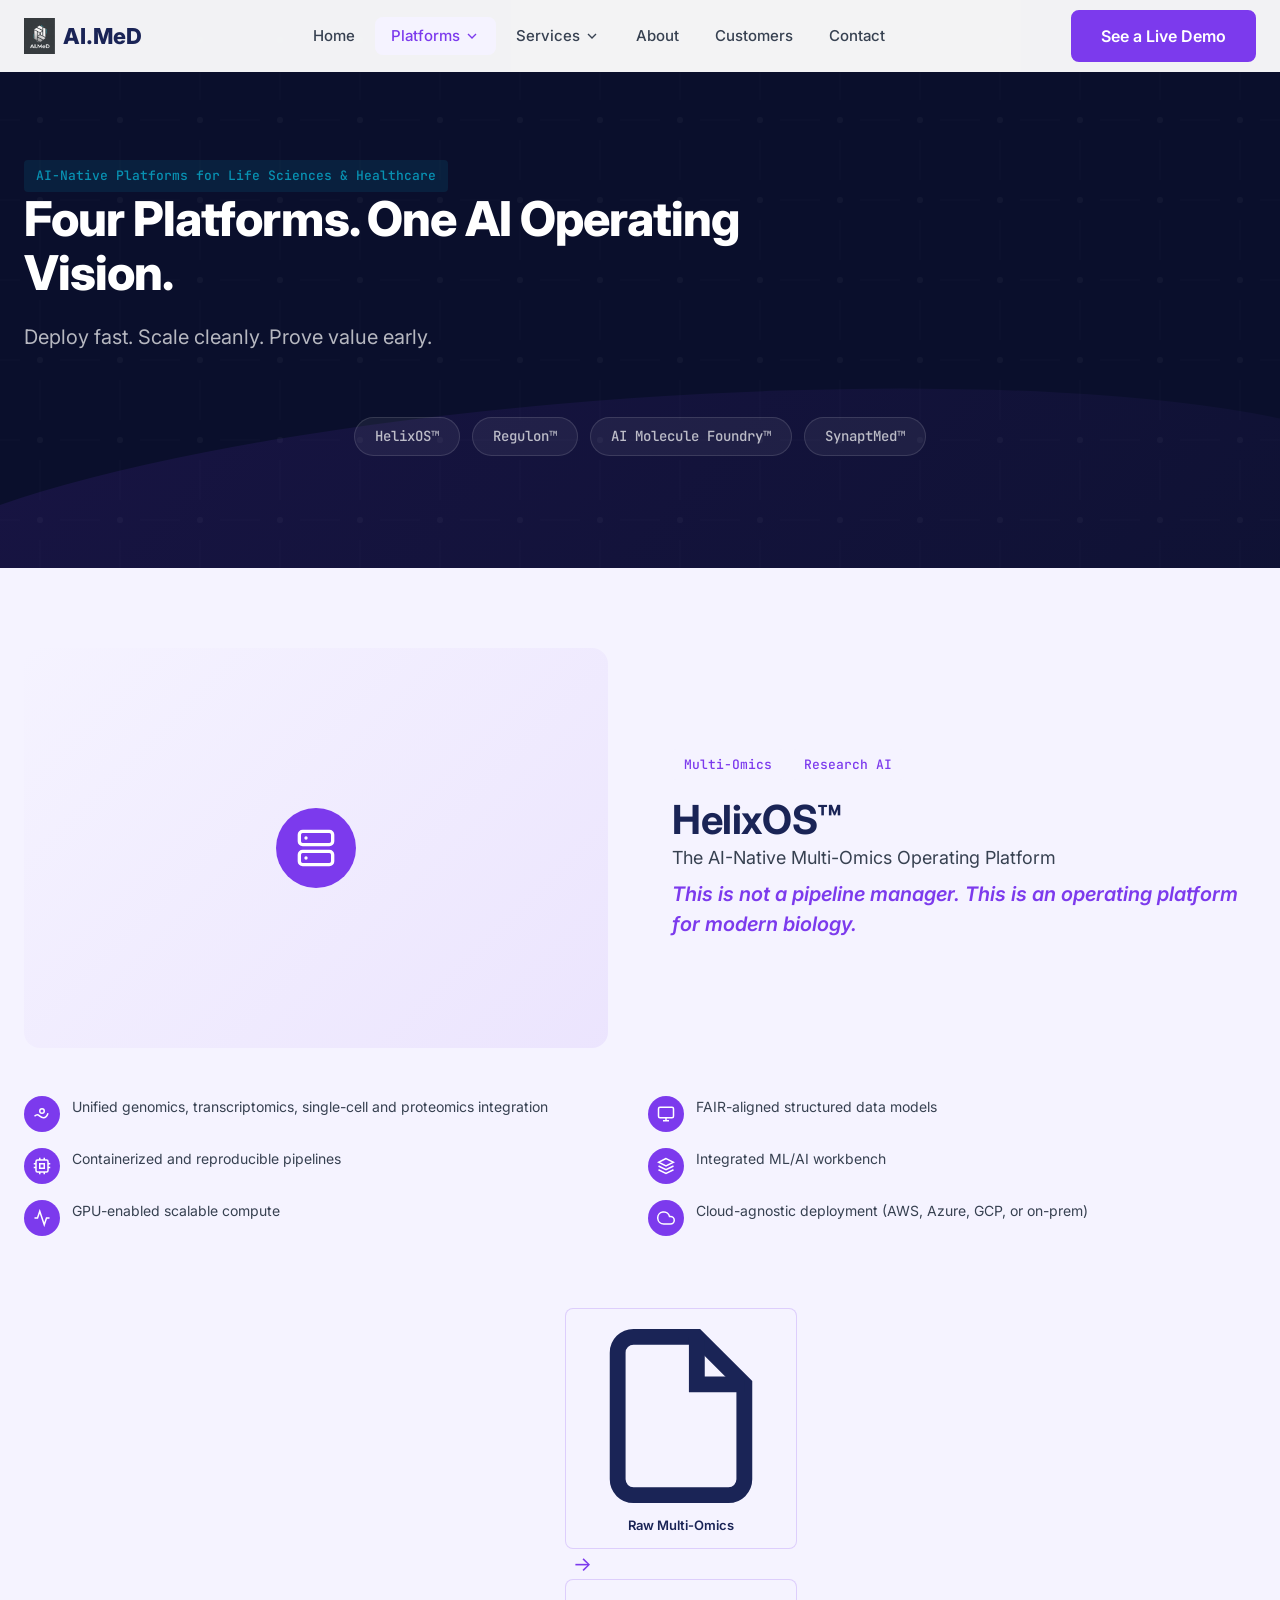
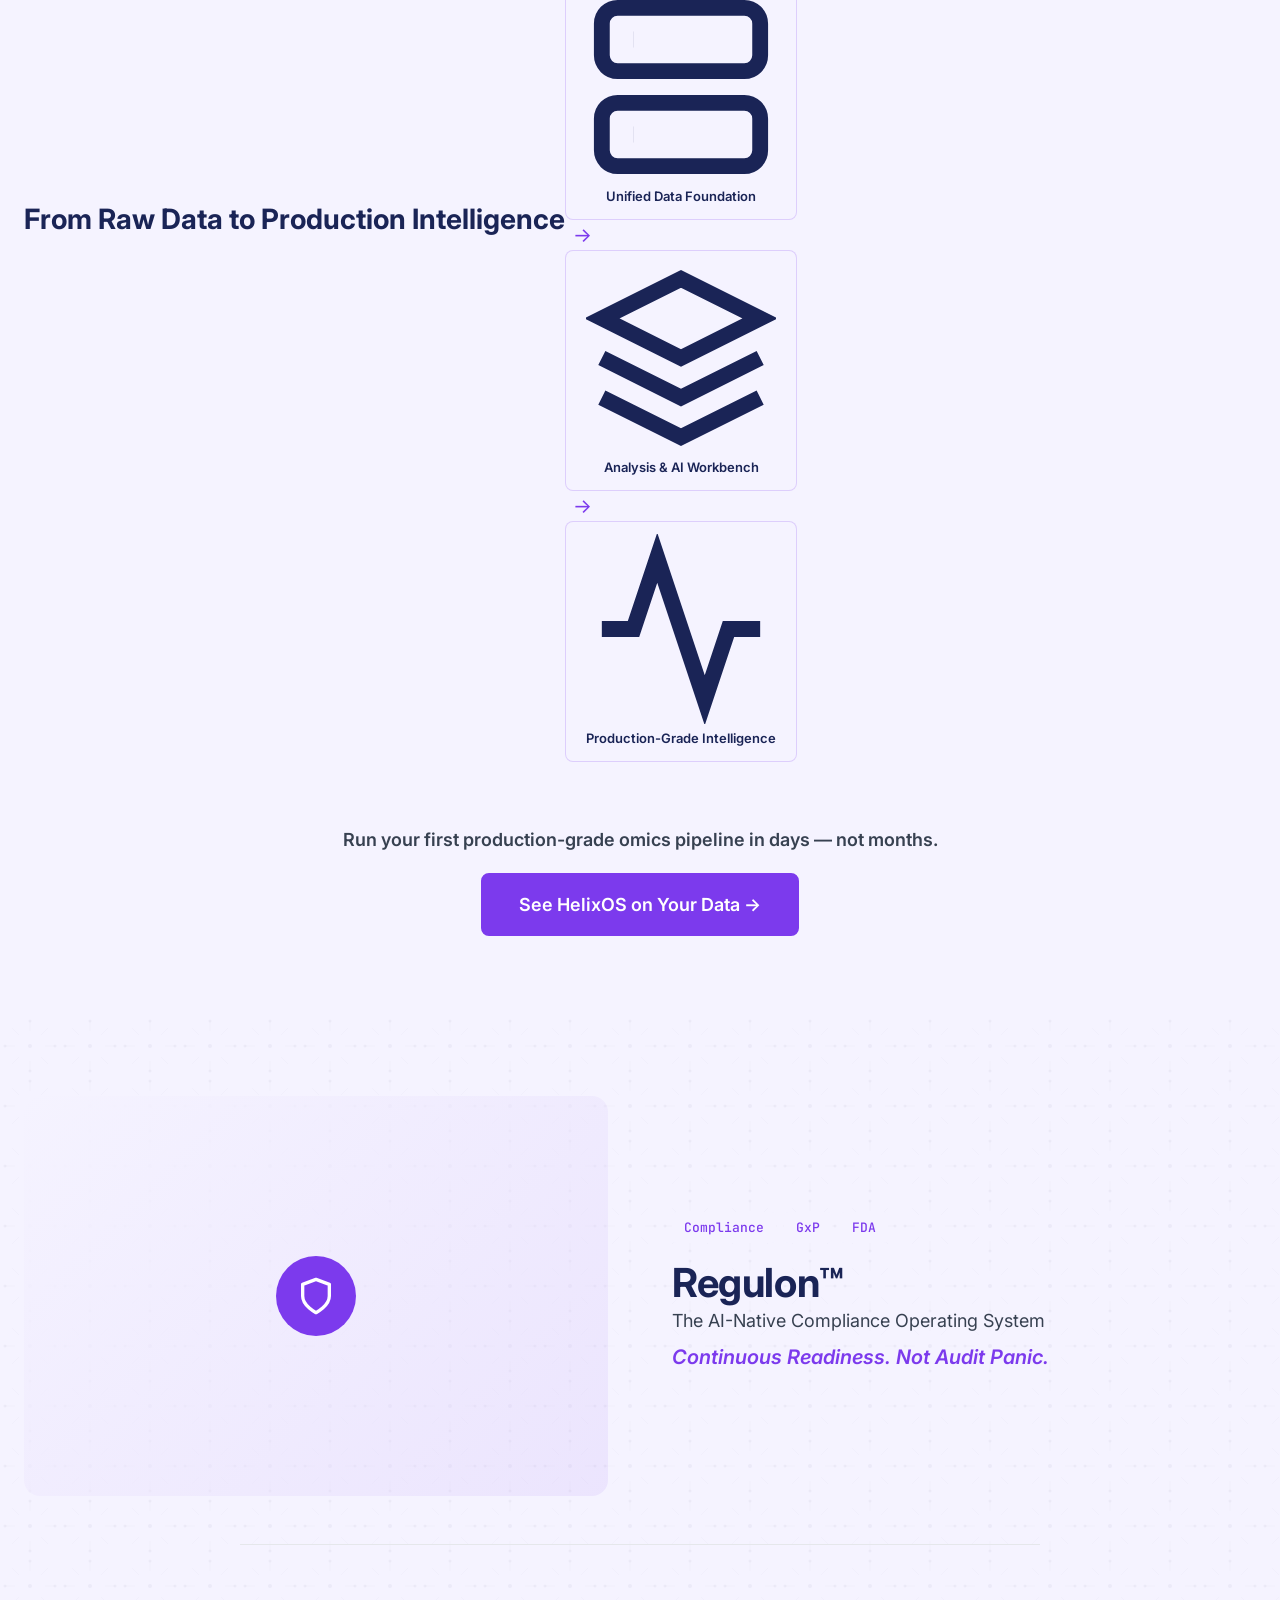
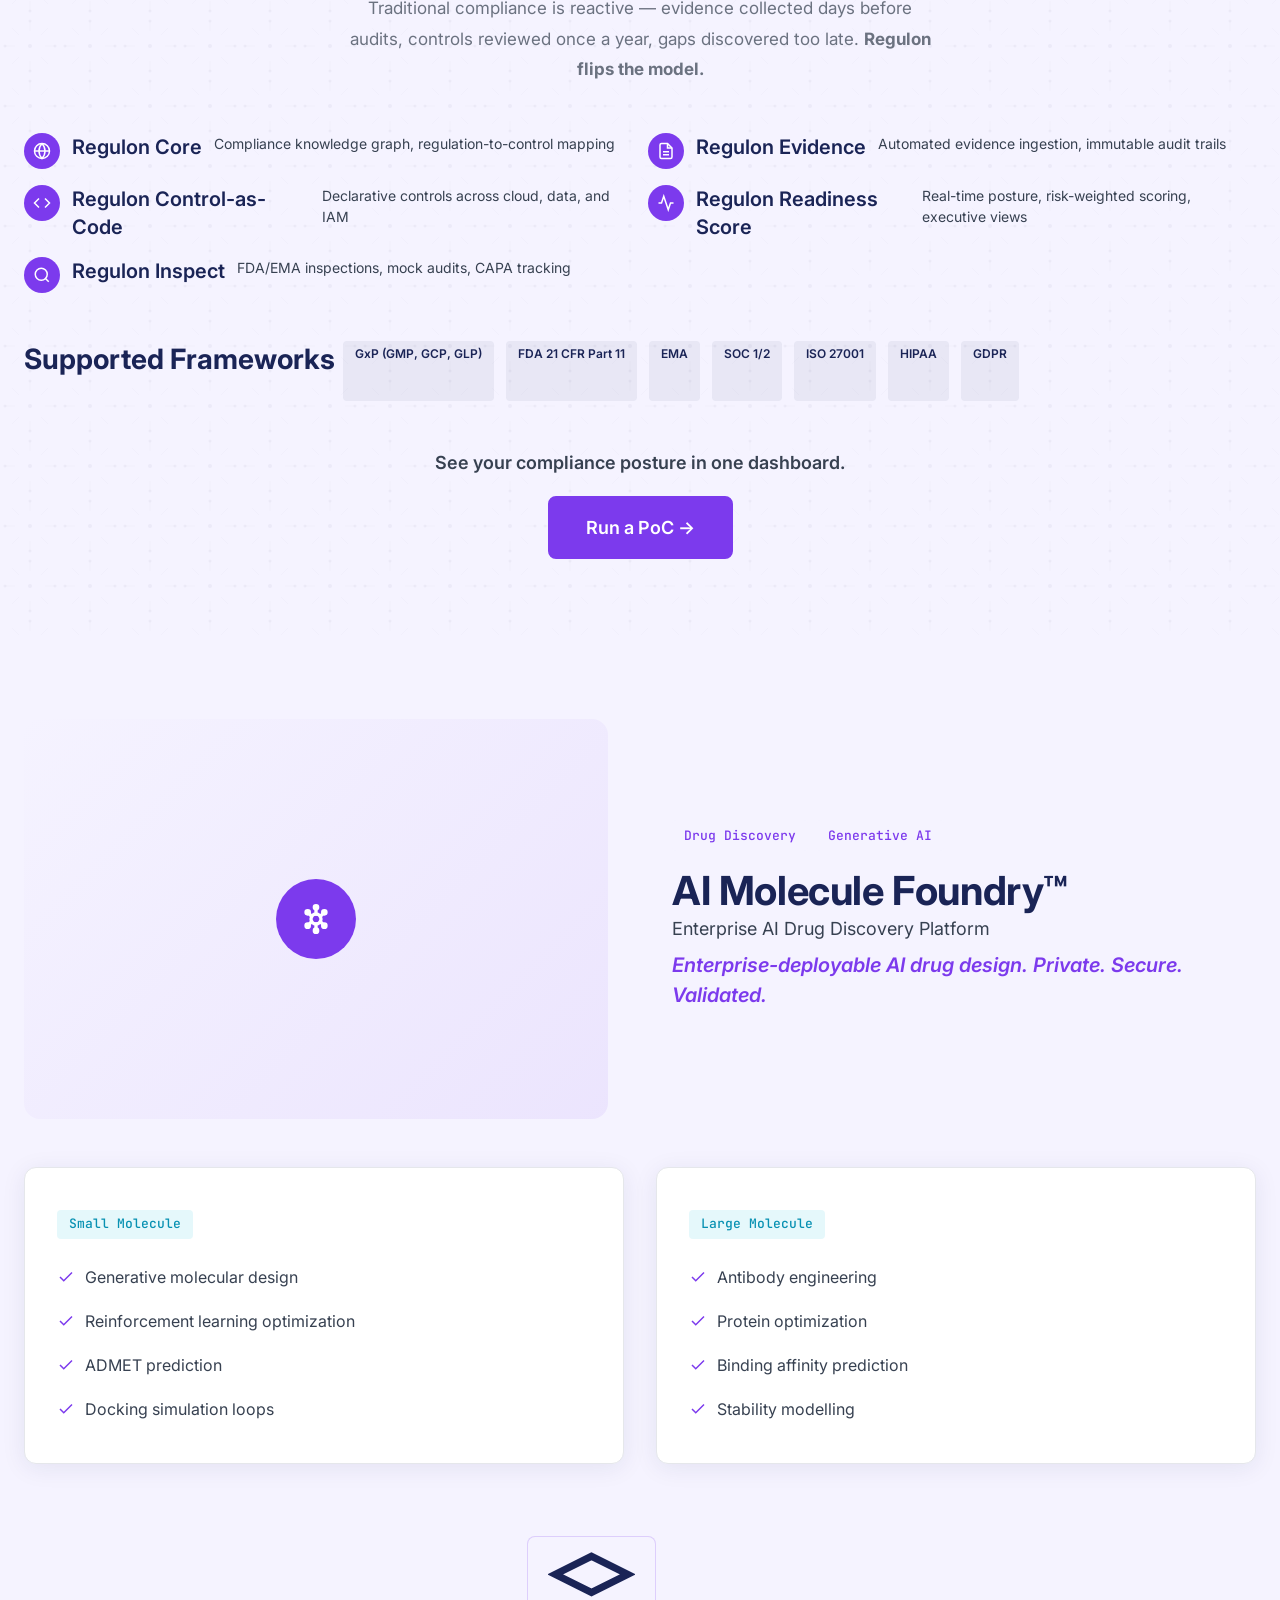
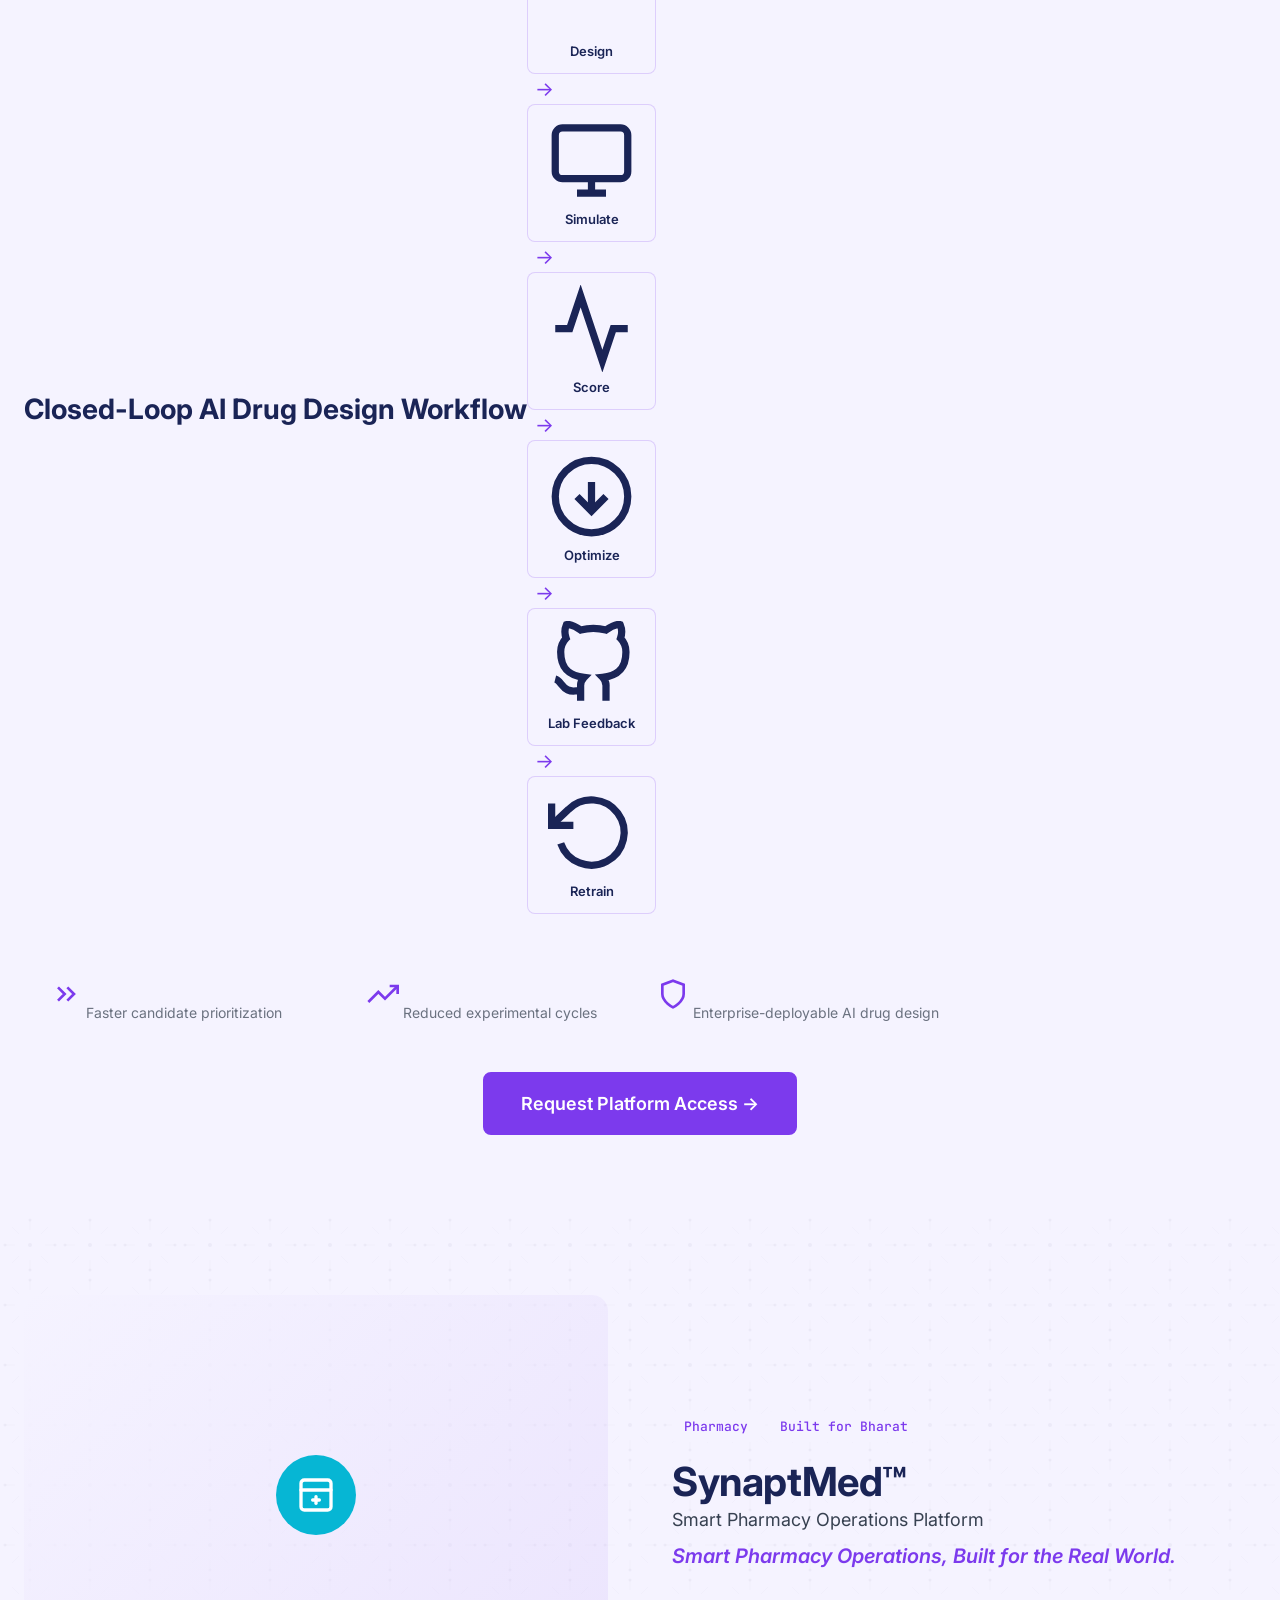
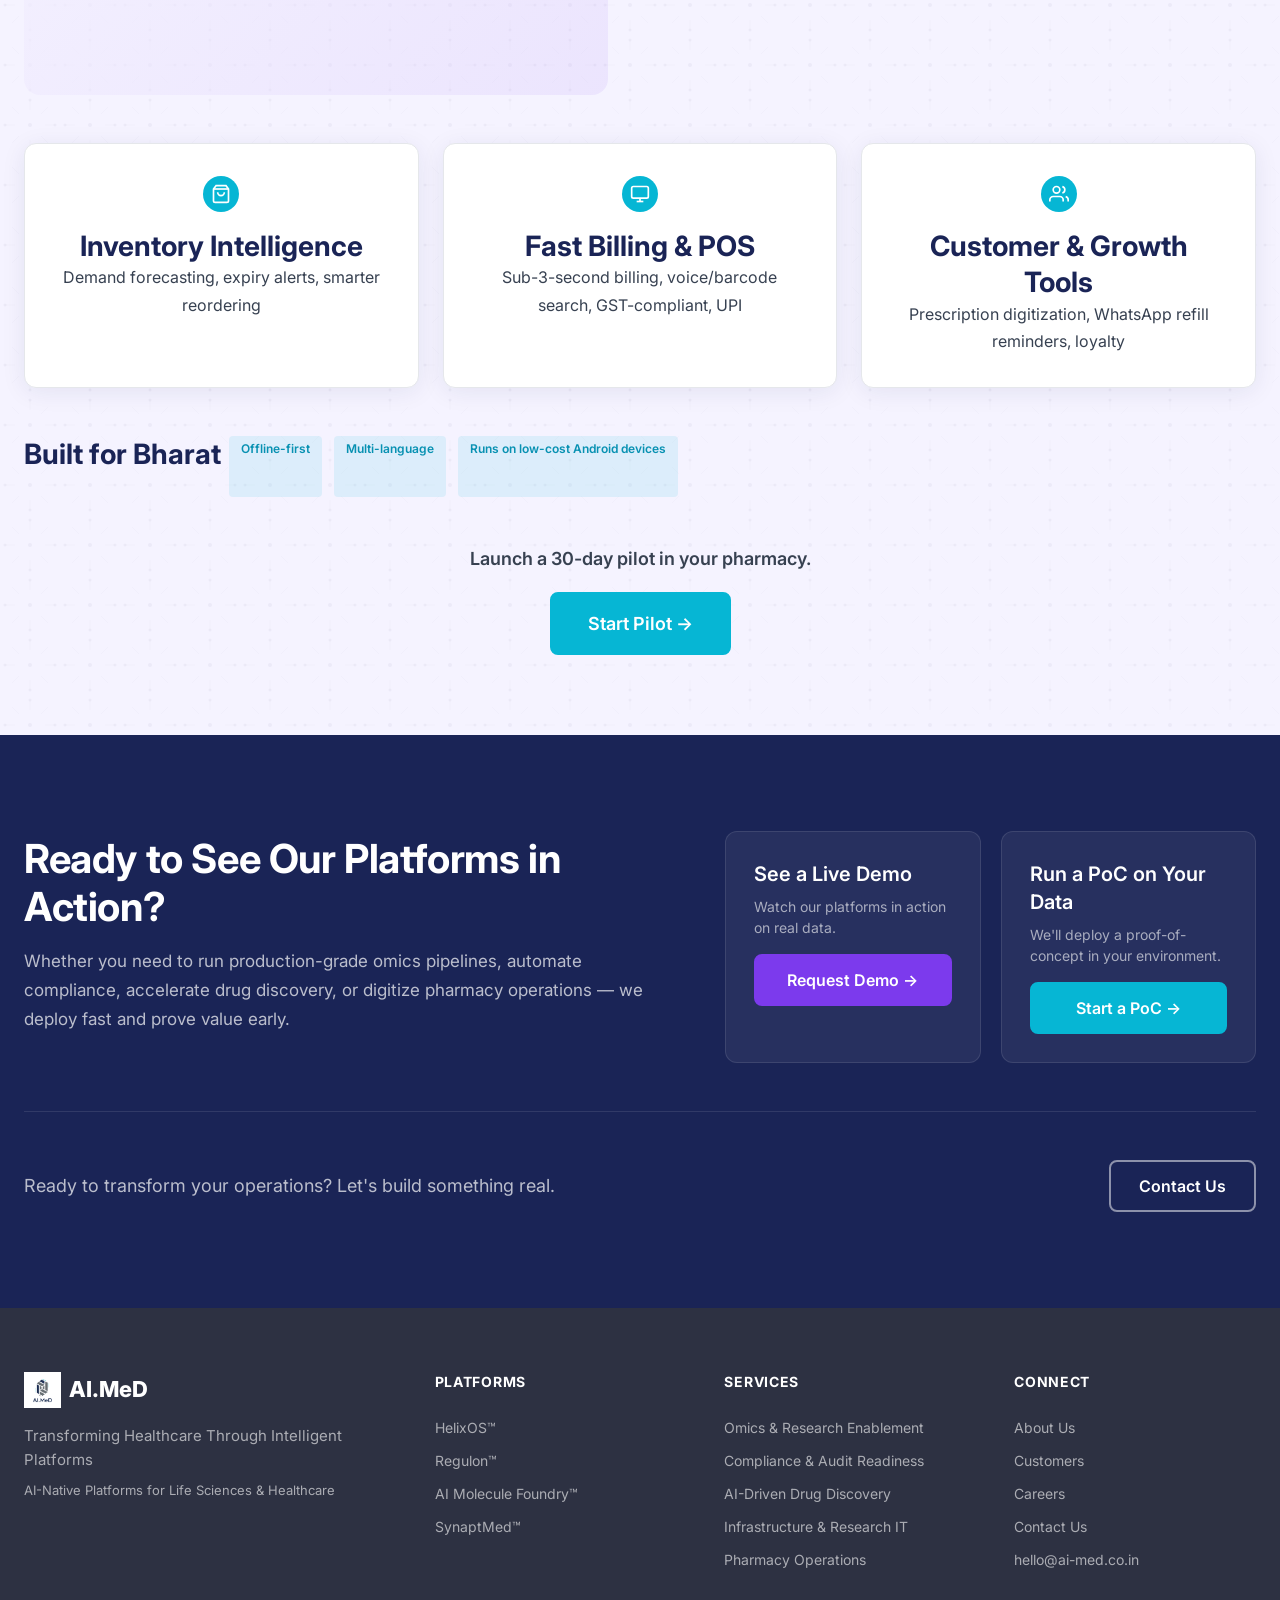
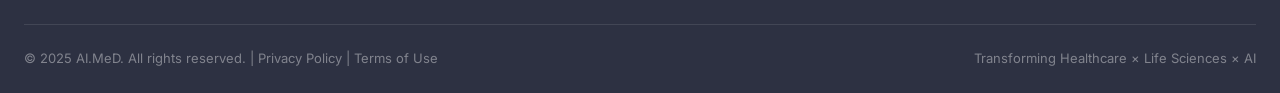
<file: platforms.html>
<!DOCTYPE html>
<html lang="en">
<head>
  <meta charset="UTF-8">
  <meta name="viewport" content="width=device-width, initial-scale=1.0">
  <title>Our Platforms — HelixOS™, Regulon™, AI Molecule Foundry™, SynaptMed™ | AI.MeD</title>
  <meta name="description" content="Four AI-native platforms built for life sciences and healthcare enterprises. Deploy fast, scale cleanly, prove value early.">
  <meta name="keywords" content="AI healthcare platforms, HelixOS, Regulon, AI Molecule Foundry, SynaptMed, multi-omics, compliance automation, drug discovery AI, pharmacy operations">
  <meta name="author" content="AI.MeD">

  <!-- Open Graph -->
  <meta property="og:title" content="Our Platforms — HelixOS™, Regulon™, AI Molecule Foundry™, SynaptMed™ | AI.MeD">
  <meta property="og:description" content="Four AI-native platforms built for life sciences and healthcare enterprises. Deploy fast, scale cleanly, prove value early.">
  <meta property="og:type" content="website">
  <meta property="og:image" content="assets/logo/Ai.MeD_2.png">

  <!-- Favicon -->
  <link rel="icon" type="image/x-icon" href="assets/logo/aimed-favicon.ico">

  <!-- Preload fonts -->
  <link rel="preconnect" href="https://fonts.googleapis.com">
  <link rel="preconnect" href="https://fonts.gstatic.com" crossorigin>
  <link rel="preload" as="style" href="https://fonts.googleapis.com/css2?family=Inter:wght@400;500;600;700;800&family=JetBrains+Mono:wght@400;500&display=swap">
  <link href="https://fonts.googleapis.com/css2?family=Inter:wght@400;500;600;700;800&family=JetBrains+Mono:wght@400;500&display=swap" rel="stylesheet">

  <!-- Styles -->
  <link rel="stylesheet" href="css/styles.css">

  <!-- Schema.org JSON-LD -->
  <script type="application/ld+json">
  {
    "@context": "https://schema.org",
    "@type": "WebPage",
    "name": "AI.MeD Platforms",
    "description": "Four AI-native platforms built for life sciences and healthcare enterprises.",
    "url": "https://ai-med.co.in/platforms",
    "publisher": {
      "@type": "Organization",
      "name": "AI.MeD"
    }
  }
  </script>

  <!-- Google Analytics 4 -->
  <!-- Replace G-XXXXXXXXXX with your GA4 Measurement ID from analytics.google.com -->
  <script async src="https://www.googletagmanager.com/gtag/js?id=G-XXXXXXXXXX"></script>
  <script>
    window.dataLayer = window.dataLayer || [];
    function gtag(){dataLayer.push(arguments);}
    gtag('js', new Date());
    gtag('config', 'G-XXXXXXXXXX');
  </script>
</head>
<body>

<!-- Skip to main content -->
<a href="#main" class="skip-link">Skip to main content</a>

<!-- ============================================================
     NAVIGATION
     ============================================================ -->
<nav class="nav" role="navigation" aria-label="Main navigation">
  <div class="nav-inner">
    <!-- Logo -->
    <a href="index.html" class="nav-logo" aria-label="AI.MeD Home">
      <img src="assets/logo/Ai.MeD_2.png" alt="AI.MeD Logo" width="36" height="36">
      <span class="nav-logo-text">AI.MeD</span>
    </a>

    <!-- Desktop links -->
    <div class="nav-links">
      <a href="index.html" class="nav-link">Home</a>

      <!-- Platforms dropdown -->
      <div class="nav-dropdown">
        <a href="platforms.html" class="nav-link nav-dropdown-toggle">
          Platforms
          <svg viewBox="0 0 24 24" fill="none" stroke="currentColor" stroke-width="2"><polyline points="6 9 12 15 18 9"></polyline></svg>
        </a>
        <div class="nav-dropdown-menu" role="menu">
          <a href="platforms.html#helixos" class="nav-dropdown-item" role="menuitem">
            <strong>HelixOS&trade;</strong>
            <span>AI-Native Multi-Omics Platform</span>
          </a>
          <a href="platforms.html#regulon" class="nav-dropdown-item" role="menuitem">
            <strong>Regulon&trade;</strong>
            <span>AI Compliance Operating System</span>
          </a>
          <a href="platforms.html#molecule-foundry" class="nav-dropdown-item" role="menuitem">
            <strong>AI Molecule Foundry&trade;</strong>
            <span>Drug Discovery Platform</span>
          </a>
          <a href="platforms.html#synaptmed" class="nav-dropdown-item" role="menuitem">
            <strong>SynaptMed&trade;</strong>
            <span>Smart Pharmacy Operations</span>
          </a>
        </div>
      </div>

      <!-- Services dropdown -->
      <div class="nav-dropdown">
        <a href="services.html" class="nav-link nav-dropdown-toggle">
          Services
          <svg viewBox="0 0 24 24" fill="none" stroke="currentColor" stroke-width="2"><polyline points="6 9 12 15 18 9"></polyline></svg>
        </a>
        <div class="nav-dropdown-menu" role="menu">
          <a href="services.html#helixos-services" class="nav-dropdown-item" role="menuitem">
            <strong>Research &amp; Omics Services</strong>
            <span>Multi-omics pipeline engineering &amp; AI enablement</span>
          </a>
          <a href="services.html#regulon-services" class="nav-dropdown-item" role="menuitem">
            <strong>Compliance &amp; Audit Readiness</strong>
            <span>Continuous compliance monitoring &amp; automation</span>
          </a>
          <a href="services.html#molecule-foundry-services" class="nav-dropdown-item" role="menuitem">
            <strong>AI-Driven Drug Discovery</strong>
            <span>ML-guided screening &amp; generative molecule design</span>
          </a>
          <a href="services.html#infra-services" class="nav-dropdown-item" role="menuitem">
            <strong>Infrastructure &amp; Research IT</strong>
            <span>HPC, GPU optimization &amp; cloud-native IT</span>
          </a>
          <a href="services.html#synaptmed-services" class="nav-dropdown-item" role="menuitem">
            <strong>Pharmacy Digital Transformation</strong>
            <span>End-to-end pharmacy onboarding &amp; operations</span>
          </a>
        </div>
      </div>

      <a href="about.html" class="nav-link">About</a>
      <a href="collaborations.html" class="nav-link">Customers</a>
      <a href="contact.html" class="nav-link">Contact</a>
    </div>

    <!-- CTA -->
    <a href="contact.html" class="btn btn-primary nav-cta">See a Live Demo</a>

    <!-- Hamburger (mobile) -->
    <button class="nav-hamburger" aria-label="Toggle mobile menu" aria-expanded="false">
      <span></span>
      <span></span>
      <span></span>
    </button>
  </div>
</nav>

<!-- Mobile menu overlay -->
<div class="mobile-menu" role="dialog" aria-label="Mobile navigation">
  <div class="mobile-menu-links">
    <a href="index.html" class="mobile-menu-link">Home</a>

    <button class="mobile-accordion-btn" aria-expanded="false">
      Platforms
      <svg viewBox="0 0 24 24" fill="none" stroke="currentColor" stroke-width="2"><polyline points="6 9 12 15 18 9"></polyline></svg>
    </button>
    <div class="mobile-accordion-panel">
      <a href="platforms.html#helixos">HelixOS&trade; — AI-Native Multi-Omics Platform</a>
      <a href="platforms.html#regulon">Regulon&trade; — AI Compliance Operating System</a>
      <a href="platforms.html#molecule-foundry">AI Molecule Foundry&trade; — Drug Discovery Platform</a>
      <a href="platforms.html#synaptmed">SynaptMed&trade; — Smart Pharmacy Operations</a>
    </div>

    <button class="mobile-accordion-btn" aria-expanded="false">
      Services
      <svg viewBox="0 0 24 24" fill="none" stroke="currentColor" stroke-width="2"><polyline points="6 9 12 15 18 9"></polyline></svg>
    </button>
    <div class="mobile-accordion-panel">
      <a href="services.html#helixos-services">Research &amp; Omics Services</a>
      <a href="services.html#regulon-services">Compliance &amp; Audit Readiness</a>
      <a href="services.html#molecule-foundry-services">AI-Driven Drug Discovery</a>
      <a href="services.html#infra-services">Infrastructure &amp; Research IT</a>
      <a href="services.html#synaptmed-services">Pharmacy Digital Transformation</a>
    </div>

    <a href="about.html" class="mobile-menu-link">About</a>
    <a href="collaborations.html" class="mobile-menu-link">Customers</a>
    <a href="contact.html" class="mobile-menu-link">Contact</a>
  </div>
  <div class="mobile-menu-cta">
    <a href="contact.html" class="btn btn-primary btn-full btn-lg">See a Live Demo</a>
  </div>
</div>

<!-- ============================================================
     MAIN CONTENT
     ============================================================ -->
<main id="main">

  <!-- ============================================================
       PAGE HERO
       ============================================================ -->
  <section class="page-hero" aria-label="Platforms Hero">
    <div class="page-hero-wave"></div>
    <div class="container">
      <div class="page-hero-content animate-on-scroll">
        <span class="badge-teal">AI-Native Platforms for Life Sciences &amp; Healthcare</span>
        <h1>Four Platforms. One AI Operating Vision.</h1>
        <p class="page-hero-sub">Deploy fast. Scale cleanly. Prove value early.</p>
        <div class="platform-pills" style="margin-top: 32px;">
          <a href="#helixos" class="platform-pill">HelixOS&trade;</a>
          <a href="#regulon" class="platform-pill">Regulon&trade;</a>
          <a href="#molecule-foundry" class="platform-pill">AI Molecule Foundry&trade;</a>
          <a href="#synaptmed" class="platform-pill">SynaptMed&trade;</a>
        </div>
      </div>
    </div>
  </section>

  <!-- ============================================================
       PLATFORM 1: HelixOS
       ============================================================ -->
  <section id="helixos" class="section-white section-padding platform-detail" aria-label="HelixOS Platform">
    <div class="container">
      <div class="platform-detail-grid animate-on-scroll">
        <div class="platform-detail-content">
          <div class="platform-card-badges" style="margin-bottom: 16px;">
            <span class="badge">Multi-Omics</span>
            <span class="badge">Research AI</span>
          </div>
          <h2>HelixOS&trade;</h2>
          <p class="card-sub" style="font-size: 18px; margin-bottom: 8px;">The AI-Native Multi-Omics Operating Platform</p>
          <p class="platform-detail-tagline">This is not a pipeline manager. This is an operating platform for modern biology.</p>
        </div>
        <div class="platform-visual animate-on-scroll">
          <div class="icon-circle" style="width: 80px; height: 80px;">
            <svg viewBox="0 0 24 24" fill="none" stroke="currentColor" stroke-width="2" stroke-linecap="round" stroke-linejoin="round" style="width: 40px; height: 40px;"><rect x="2" y="2" width="20" height="8" rx="2" ry="2"></rect><rect x="2" y="14" width="20" height="8" rx="2" ry="2"></rect><line x1="6" y1="6" x2="6.01" y2="6"></line><line x1="6" y1="18" x2="6.01" y2="18"></line></svg>
          </div>
        </div>
      </div>

      <!-- Core Capabilities -->
      <div class="capabilities-grid animate-on-scroll" style="margin-top: 48px;">
        <div class="capability-item">
          <div class="icon-circle icon-circle-sm">
            <svg viewBox="0 0 24 24" fill="none" stroke="currentColor" stroke-width="2"><path d="M2 15s2-2 4-2 4 4 8 4 6-6 6-6"></path><circle cx="12" cy="8" r="3"></circle></svg>
          </div>
          <p>Unified genomics, transcriptomics, single-cell and proteomics integration</p>
        </div>
        <div class="capability-item">
          <div class="icon-circle icon-circle-sm">
            <svg viewBox="0 0 24 24" fill="none" stroke="currentColor" stroke-width="2"><rect x="2" y="3" width="20" height="14" rx="2" ry="2"></rect><line x1="8" y1="21" x2="16" y2="21"></line><line x1="12" y1="17" x2="12" y2="21"></line></svg>
          </div>
          <p>FAIR-aligned structured data models</p>
        </div>
        <div class="capability-item">
          <div class="icon-circle icon-circle-sm">
            <svg viewBox="0 0 24 24" fill="none" stroke="currentColor" stroke-width="2"><rect x="4" y="4" width="16" height="16" rx="2" ry="2"></rect><rect x="9" y="9" width="6" height="6"></rect><line x1="9" y1="1" x2="9" y2="4"></line><line x1="15" y1="1" x2="15" y2="4"></line><line x1="9" y1="20" x2="9" y2="23"></line><line x1="15" y1="20" x2="15" y2="23"></line><line x1="20" y1="9" x2="23" y2="9"></line><line x1="20" y1="14" x2="23" y2="14"></line><line x1="1" y1="9" x2="4" y2="9"></line><line x1="1" y1="14" x2="4" y2="14"></line></svg>
          </div>
          <p>Containerized and reproducible pipelines</p>
        </div>
        <div class="capability-item">
          <div class="icon-circle icon-circle-sm">
            <svg viewBox="0 0 24 24" fill="none" stroke="currentColor" stroke-width="2"><path d="M12 2L2 7l10 5 10-5-10-5z"></path><path d="M2 17l10 5 10-5"></path><path d="M2 12l10 5 10-5"></path></svg>
          </div>
          <p>Integrated ML/AI workbench</p>
        </div>
        <div class="capability-item">
          <div class="icon-circle icon-circle-sm">
            <svg viewBox="0 0 24 24" fill="none" stroke="currentColor" stroke-width="2"><polyline points="22 12 18 12 15 21 9 3 6 12 2 12"></polyline></svg>
          </div>
          <p>GPU-enabled scalable compute</p>
        </div>
        <div class="capability-item">
          <div class="icon-circle icon-circle-sm">
            <svg viewBox="0 0 24 24" fill="none" stroke="currentColor" stroke-width="2"><path d="M18 10h-1.26A8 8 0 1 0 9 20h9a5 5 0 0 0 0-10z"></path></svg>
          </div>
          <p>Cloud-agnostic deployment (AWS, Azure, GCP, or on-prem)</p>
        </div>
      </div>

      <!-- Workflow Diagram -->
      <div class="workflow-diagram animate-on-scroll" style="margin-top: 56px;">
        <h3 style="text-align: center; margin-bottom: 32px;">From Raw Data to Production Intelligence</h3>
        <div class="workflow-steps">
          <div class="workflow-step">
            <div class="workflow-step-icon">
              <svg viewBox="0 0 24 24" fill="none" stroke="currentColor" stroke-width="2"><path d="M14 2H6a2 2 0 0 0-2 2v16a2 2 0 0 0 2 2h12a2 2 0 0 0 2-2V8z"></path><polyline points="14 2 14 8 20 8"></polyline></svg>
            </div>
            <span>Raw Multi-Omics</span>
          </div>
          <div class="workflow-arrow">&rarr;</div>
          <div class="workflow-step">
            <div class="workflow-step-icon">
              <svg viewBox="0 0 24 24" fill="none" stroke="currentColor" stroke-width="2"><rect x="2" y="2" width="20" height="8" rx="2" ry="2"></rect><rect x="2" y="14" width="20" height="8" rx="2" ry="2"></rect><line x1="6" y1="6" x2="6.01" y2="6"></line><line x1="6" y1="18" x2="6.01" y2="18"></line></svg>
            </div>
            <span>Unified Data Foundation</span>
          </div>
          <div class="workflow-arrow">&rarr;</div>
          <div class="workflow-step">
            <div class="workflow-step-icon">
              <svg viewBox="0 0 24 24" fill="none" stroke="currentColor" stroke-width="2"><path d="M12 2L2 7l10 5 10-5-10-5z"></path><path d="M2 17l10 5 10-5"></path><path d="M2 12l10 5 10-5"></path></svg>
            </div>
            <span>Analysis &amp; AI Workbench</span>
          </div>
          <div class="workflow-arrow">&rarr;</div>
          <div class="workflow-step">
            <div class="workflow-step-icon">
              <svg viewBox="0 0 24 24" fill="none" stroke="currentColor" stroke-width="2"><polyline points="22 12 18 12 15 21 9 3 6 12 2 12"></polyline></svg>
            </div>
            <span>Production-Grade Intelligence</span>
          </div>
        </div>
      </div>

      <!-- CTA -->
      <div class="text-center animate-on-scroll" style="margin-top: 48px;">
        <p style="font-size: 18px; font-weight: 600; color: var(--color-dark); margin-bottom: 20px;">Run your first production-grade omics pipeline in days &mdash; not months.</p>
        <a href="contact.html?type=helixos" class="btn btn-primary btn-lg">See HelixOS on Your Data &rarr;</a>
      </div>
    </div>
  </section>

  <!-- ============================================================
       PLATFORM 2: Regulon
       ============================================================ -->
  <section id="regulon" class="section-light section-padding platform-detail" aria-label="Regulon Platform">
    <div class="container">
      <div class="platform-detail-grid animate-on-scroll">
        <div class="platform-visual animate-on-scroll">
          <div class="icon-circle" style="width: 80px; height: 80px;">
            <svg viewBox="0 0 24 24" fill="none" stroke="currentColor" stroke-width="2" stroke-linecap="round" stroke-linejoin="round" style="width: 40px; height: 40px;"><path d="M12 22s8-4 8-10V5l-8-3-8 3v7c0 6 8 10 8 10z"></path></svg>
          </div>
        </div>
        <div class="platform-detail-content">
          <div class="platform-card-badges" style="margin-bottom: 16px;">
            <span class="badge">Compliance</span>
            <span class="badge">GxP</span>
            <span class="badge">FDA</span>
          </div>
          <h2>Regulon&trade;</h2>
          <p class="card-sub" style="font-size: 18px; margin-bottom: 8px;">The AI-Native Compliance Operating System</p>
          <p class="platform-detail-tagline">Continuous Readiness. Not Audit Panic.</p>
        </div>
      </div>

      <!-- Problem Statement -->
      <div class="convergence-statement animate-on-scroll" style="margin-top: 48px;">
        <p style="font-size: 17px; line-height: 1.8;">Traditional compliance is reactive &mdash; evidence collected days before audits, controls reviewed once a year, gaps discovered too late. <strong>Regulon flips the model.</strong></p>
      </div>

      <!-- Modules -->
      <div class="capabilities-grid animate-on-scroll" style="margin-top: 48px;">
        <div class="capability-item">
          <div class="icon-circle icon-circle-sm">
            <svg viewBox="0 0 24 24" fill="none" stroke="currentColor" stroke-width="2"><circle cx="12" cy="12" r="10"></circle><path d="M12 2a14.5 14.5 0 0 0 0 20 14.5 14.5 0 0 0 0-20"></path><line x1="2" y1="12" x2="22" y2="12"></line></svg>
          </div>
          <h4>Regulon Core</h4>
          <p>Compliance knowledge graph, regulation-to-control mapping</p>
        </div>
        <div class="capability-item">
          <div class="icon-circle icon-circle-sm">
            <svg viewBox="0 0 24 24" fill="none" stroke="currentColor" stroke-width="2"><path d="M14 2H6a2 2 0 0 0-2 2v16a2 2 0 0 0 2 2h12a2 2 0 0 0 2-2V8z"></path><polyline points="14 2 14 8 20 8"></polyline><line x1="16" y1="13" x2="8" y2="13"></line><line x1="16" y1="17" x2="8" y2="17"></line></svg>
          </div>
          <h4>Regulon Evidence</h4>
          <p>Automated evidence ingestion, immutable audit trails</p>
        </div>
        <div class="capability-item">
          <div class="icon-circle icon-circle-sm">
            <svg viewBox="0 0 24 24" fill="none" stroke="currentColor" stroke-width="2"><polyline points="16 18 22 12 16 6"></polyline><polyline points="8 6 2 12 8 18"></polyline></svg>
          </div>
          <h4>Regulon Control-as-Code</h4>
          <p>Declarative controls across cloud, data, and IAM</p>
        </div>
        <div class="capability-item">
          <div class="icon-circle icon-circle-sm">
            <svg viewBox="0 0 24 24" fill="none" stroke="currentColor" stroke-width="2"><path d="M22 12h-4l-3 9L9 3l-3 9H2"></path></svg>
          </div>
          <h4>Regulon Readiness Score</h4>
          <p>Real-time posture, risk-weighted scoring, executive views</p>
        </div>
        <div class="capability-item">
          <div class="icon-circle icon-circle-sm">
            <svg viewBox="0 0 24 24" fill="none" stroke="currentColor" stroke-width="2"><circle cx="11" cy="11" r="8"></circle><line x1="21" y1="21" x2="16.65" y2="16.65"></line></svg>
          </div>
          <h4>Regulon Inspect</h4>
          <p>FDA/EMA inspections, mock audits, CAPA tracking</p>
        </div>
      </div>

      <!-- Supported Frameworks -->
      <div class="frameworks-strip animate-on-scroll" style="margin-top: 48px;">
        <h3 style="text-align: center; margin-bottom: 24px;">Supported Frameworks</h3>
        <div style="display: flex; flex-wrap: wrap; gap: 12px; justify-content: center;">
          <span class="framework-tag">GxP (GMP, GCP, GLP)</span>
          <span class="framework-tag">FDA 21 CFR Part 11</span>
          <span class="framework-tag">EMA</span>
          <span class="framework-tag">SOC 1/2</span>
          <span class="framework-tag">ISO 27001</span>
          <span class="framework-tag">HIPAA</span>
          <span class="framework-tag">GDPR</span>
        </div>
      </div>

      <!-- CTA -->
      <div class="text-center animate-on-scroll" style="margin-top: 48px;">
        <p style="font-size: 18px; font-weight: 600; color: var(--color-dark); margin-bottom: 20px;">See your compliance posture in one dashboard.</p>
        <a href="contact.html?type=regulon" class="btn btn-primary btn-lg">Run a PoC &rarr;</a>
      </div>
    </div>
  </section>

  <!-- ============================================================
       PLATFORM 3: AI Molecule Foundry
       ============================================================ -->
  <section id="molecule-foundry" class="section-white section-padding platform-detail" aria-label="AI Molecule Foundry Platform">
    <div class="container">
      <div class="platform-detail-grid animate-on-scroll">
        <div class="platform-detail-content">
          <div class="platform-card-badges" style="margin-bottom: 16px;">
            <span class="badge">Drug Discovery</span>
            <span class="badge">Generative AI</span>
          </div>
          <h2>AI Molecule Foundry&trade;</h2>
          <p class="card-sub" style="font-size: 18px; margin-bottom: 8px;">Enterprise AI Drug Discovery Platform</p>
          <p class="platform-detail-tagline">Enterprise-deployable AI drug design. Private. Secure. Validated.</p>
        </div>
        <div class="platform-visual animate-on-scroll">
          <div class="icon-circle" style="width: 80px; height: 80px;">
            <svg viewBox="0 0 24 24" fill="none" stroke="currentColor" stroke-width="2" stroke-linecap="round" stroke-linejoin="round" style="width: 40px; height: 40px;"><circle cx="12" cy="12" r="3"></circle><circle cx="12" cy="5" r="1"></circle><circle cx="17" cy="8" r="1"></circle><circle cx="17" cy="16" r="1"></circle><circle cx="12" cy="19" r="1"></circle><circle cx="7" cy="16" r="1"></circle><circle cx="7" cy="8" r="1"></circle><line x1="12" y1="9" x2="12" y2="6"></line><line x1="14.5" y1="10.5" x2="16.5" y2="8.5"></line><line x1="14.5" y1="13.5" x2="16.5" y2="15.5"></line><line x1="12" y1="15" x2="12" y2="18"></line><line x1="9.5" y1="13.5" x2="7.5" y2="15.5"></line><line x1="9.5" y1="10.5" x2="7.5" y2="8.5"></line></svg>
          </div>
        </div>
      </div>

      <!-- Two Capability Tracks -->
      <div style="display: grid; grid-template-columns: 1fr 1fr; gap: 32px; margin-top: 48px;" class="animate-on-scroll">
        <!-- Small Molecule Track -->
        <div class="card" style="padding: 32px;">
          <h3 style="margin-bottom: 16px;">
            <span class="badge-teal" style="margin-right: 8px;">Small Molecule</span>
          </h3>
          <ul style="list-style: none; padding: 0; margin: 0;">
            <li style="padding: 10px 0; border-bottom: 1px solid var(--color-border); display: flex; align-items: center; gap: 10px;">
              <svg viewBox="0 0 24 24" fill="none" stroke="var(--color-violet)" stroke-width="2" style="width: 18px; height: 18px; flex-shrink: 0;"><polyline points="20 6 9 17 4 12"></polyline></svg>
              Generative molecular design
            </li>
            <li style="padding: 10px 0; border-bottom: 1px solid var(--color-border); display: flex; align-items: center; gap: 10px;">
              <svg viewBox="0 0 24 24" fill="none" stroke="var(--color-violet)" stroke-width="2" style="width: 18px; height: 18px; flex-shrink: 0;"><polyline points="20 6 9 17 4 12"></polyline></svg>
              Reinforcement learning optimization
            </li>
            <li style="padding: 10px 0; border-bottom: 1px solid var(--color-border); display: flex; align-items: center; gap: 10px;">
              <svg viewBox="0 0 24 24" fill="none" stroke="var(--color-violet)" stroke-width="2" style="width: 18px; height: 18px; flex-shrink: 0;"><polyline points="20 6 9 17 4 12"></polyline></svg>
              ADMET prediction
            </li>
            <li style="padding: 10px 0; display: flex; align-items: center; gap: 10px;">
              <svg viewBox="0 0 24 24" fill="none" stroke="var(--color-violet)" stroke-width="2" style="width: 18px; height: 18px; flex-shrink: 0;"><polyline points="20 6 9 17 4 12"></polyline></svg>
              Docking simulation loops
            </li>
          </ul>
        </div>

        <!-- Large Molecule Track -->
        <div class="card" style="padding: 32px;">
          <h3 style="margin-bottom: 16px;">
            <span class="badge-teal" style="margin-right: 8px;">Large Molecule</span>
          </h3>
          <ul style="list-style: none; padding: 0; margin: 0;">
            <li style="padding: 10px 0; border-bottom: 1px solid var(--color-border); display: flex; align-items: center; gap: 10px;">
              <svg viewBox="0 0 24 24" fill="none" stroke="var(--color-violet)" stroke-width="2" style="width: 18px; height: 18px; flex-shrink: 0;"><polyline points="20 6 9 17 4 12"></polyline></svg>
              Antibody engineering
            </li>
            <li style="padding: 10px 0; border-bottom: 1px solid var(--color-border); display: flex; align-items: center; gap: 10px;">
              <svg viewBox="0 0 24 24" fill="none" stroke="var(--color-violet)" stroke-width="2" style="width: 18px; height: 18px; flex-shrink: 0;"><polyline points="20 6 9 17 4 12"></polyline></svg>
              Protein optimization
            </li>
            <li style="padding: 10px 0; border-bottom: 1px solid var(--color-border); display: flex; align-items: center; gap: 10px;">
              <svg viewBox="0 0 24 24" fill="none" stroke="var(--color-violet)" stroke-width="2" style="width: 18px; height: 18px; flex-shrink: 0;"><polyline points="20 6 9 17 4 12"></polyline></svg>
              Binding affinity prediction
            </li>
            <li style="padding: 10px 0; display: flex; align-items: center; gap: 10px;">
              <svg viewBox="0 0 24 24" fill="none" stroke="var(--color-violet)" stroke-width="2" style="width: 18px; height: 18px; flex-shrink: 0;"><polyline points="20 6 9 17 4 12"></polyline></svg>
              Stability modelling
            </li>
          </ul>
        </div>
      </div>

      <!-- Closed-Loop Workflow -->
      <div class="workflow-diagram animate-on-scroll" style="margin-top: 56px;">
        <h3 style="text-align: center; margin-bottom: 32px;">Closed-Loop AI Drug Design Workflow</h3>
        <div class="workflow-steps" style="flex-wrap: wrap; justify-content: center;">
          <div class="workflow-step">
            <div class="workflow-step-icon">
              <svg viewBox="0 0 24 24" fill="none" stroke="currentColor" stroke-width="2"><path d="M12 2L2 7l10 5 10-5-10-5z"></path></svg>
            </div>
            <span>Design</span>
          </div>
          <div class="workflow-arrow">&rarr;</div>
          <div class="workflow-step">
            <div class="workflow-step-icon">
              <svg viewBox="0 0 24 24" fill="none" stroke="currentColor" stroke-width="2"><rect x="2" y="3" width="20" height="14" rx="2" ry="2"></rect><line x1="8" y1="21" x2="16" y2="21"></line><line x1="12" y1="17" x2="12" y2="21"></line></svg>
            </div>
            <span>Simulate</span>
          </div>
          <div class="workflow-arrow">&rarr;</div>
          <div class="workflow-step">
            <div class="workflow-step-icon">
              <svg viewBox="0 0 24 24" fill="none" stroke="currentColor" stroke-width="2"><polyline points="22 12 18 12 15 21 9 3 6 12 2 12"></polyline></svg>
            </div>
            <span>Score</span>
          </div>
          <div class="workflow-arrow">&rarr;</div>
          <div class="workflow-step">
            <div class="workflow-step-icon">
              <svg viewBox="0 0 24 24" fill="none" stroke="currentColor" stroke-width="2"><circle cx="12" cy="12" r="10"></circle><path d="M16 12l-4 4-4-4"></path><line x1="12" y1="8" x2="12" y2="16"></line></svg>
            </div>
            <span>Optimize</span>
          </div>
          <div class="workflow-arrow">&rarr;</div>
          <div class="workflow-step">
            <div class="workflow-step-icon">
              <svg viewBox="0 0 24 24" fill="none" stroke="currentColor" stroke-width="2"><path d="M9 19c-5 1.5-5-2.5-7-3m14 6v-3.87a3.37 3.37 0 0 0-.94-2.61c3.14-.35 6.44-1.54 6.44-7A5.44 5.44 0 0 0 20 4.77 5.07 5.07 0 0 0 19.91 1S18.73.65 16 2.48a13.38 13.38 0 0 0-7 0C6.27.65 5.09 1 5.09 1A5.07 5.07 0 0 0 5 4.77a5.44 5.44 0 0 0-1.5 3.78c0 5.42 3.3 6.61 6.44 7A3.37 3.37 0 0 0 9 18.13V22"></path></svg>
            </div>
            <span>Lab Feedback</span>
          </div>
          <div class="workflow-arrow">&rarr;</div>
          <div class="workflow-step">
            <div class="workflow-step-icon">
              <svg viewBox="0 0 24 24" fill="none" stroke="currentColor" stroke-width="2"><polyline points="1 4 1 10 7 10"></polyline><path d="M3.51 15a9 9 0 1 0 2.13-9.36L1 10"></path></svg>
            </div>
            <span>Retrain</span>
          </div>
        </div>
      </div>

      <!-- Value Delivered -->
      <div class="stats-row animate-on-scroll" style="margin-top: 48px;">
        <div class="stat-item">
          <svg viewBox="0 0 24 24" fill="none" stroke="var(--color-violet)" stroke-width="2" style="width: 32px; height: 32px; margin-bottom: 8px;"><polyline points="13 17 18 12 13 7"></polyline><polyline points="6 17 11 12 6 7"></polyline></svg>
          <span class="stat-label">Faster candidate prioritization</span>
        </div>
        <div class="stat-item">
          <svg viewBox="0 0 24 24" fill="none" stroke="var(--color-violet)" stroke-width="2" style="width: 32px; height: 32px; margin-bottom: 8px;"><polyline points="23 6 13.5 15.5 8.5 10.5 1 18"></polyline><polyline points="17 6 23 6 23 12"></polyline></svg>
          <span class="stat-label">Reduced experimental cycles</span>
        </div>
        <div class="stat-item">
          <svg viewBox="0 0 24 24" fill="none" stroke="var(--color-violet)" stroke-width="2" style="width: 32px; height: 32px; margin-bottom: 8px;"><path d="M12 22s8-4 8-10V5l-8-3-8 3v7c0 6 8 10 8 10z"></path></svg>
          <span class="stat-label">Enterprise-deployable AI drug design</span>
        </div>
      </div>

      <!-- CTA -->
      <div class="text-center animate-on-scroll" style="margin-top: 48px;">
        <a href="contact.html?type=molecule-foundry" class="btn btn-primary btn-lg">Request Platform Access &rarr;</a>
      </div>
    </div>
  </section>

  <!-- ============================================================
       PLATFORM 4: SynaptMed
       ============================================================ -->
  <section id="synaptmed" class="section-light section-padding platform-detail" aria-label="SynaptMed Platform">
    <div class="container">
      <div class="platform-detail-grid animate-on-scroll">
        <div class="platform-visual animate-on-scroll">
          <div class="icon-circle" style="width: 80px; height: 80px; background: var(--color-teal);">
            <svg viewBox="0 0 24 24" fill="none" stroke="currentColor" stroke-width="2" stroke-linecap="round" stroke-linejoin="round" style="width: 40px; height: 40px;"><path d="M3 9h18v10a2 2 0 0 1-2 2H5a2 2 0 0 1-2-2V9Z"></path><path d="M3 9V5a2 2 0 0 1 2-2h14a2 2 0 0 1 2 2v4"></path><line x1="12" y1="13" x2="12" y2="17"></line><line x1="10" y1="15" x2="14" y2="15"></line></svg>
          </div>
        </div>
        <div class="platform-detail-content">
          <div class="platform-card-badges" style="margin-bottom: 16px;">
            <span class="badge">Pharmacy</span>
            <span class="badge">Built for Bharat</span>
          </div>
          <h2>SynaptMed&trade;</h2>
          <p class="card-sub" style="font-size: 18px; margin-bottom: 8px;">Smart Pharmacy Operations Platform</p>
          <p class="platform-detail-tagline">Smart Pharmacy Operations, Built for the Real World.</p>
        </div>
      </div>

      <!-- Three Capability Modules -->
      <div style="display: grid; grid-template-columns: repeat(3, 1fr); gap: 24px; margin-top: 48px;" class="animate-on-scroll">
        <!-- Module 1 -->
        <div class="card" style="padding: 32px; text-align: center;">
          <div class="icon-circle icon-circle-sm" style="background: var(--color-teal); margin: 0 auto 16px;">
            <svg viewBox="0 0 24 24" fill="none" stroke="currentColor" stroke-width="2" style="width: 20px; height: 20px;"><path d="M6 2L3 6v14a2 2 0 0 0 2 2h14a2 2 0 0 0 2-2V6l-3-4z"></path><line x1="3" y1="6" x2="21" y2="6"></line><path d="M16 10a4 4 0 0 1-8 0"></path></svg>
          </div>
          <h3>Inventory Intelligence</h3>
          <p style="color: var(--color-text-secondary); line-height: 1.7;">Demand forecasting, expiry alerts, smarter reordering</p>
        </div>

        <!-- Module 2 -->
        <div class="card" style="padding: 32px; text-align: center;">
          <div class="icon-circle icon-circle-sm" style="background: var(--color-teal); margin: 0 auto 16px;">
            <svg viewBox="0 0 24 24" fill="none" stroke="currentColor" stroke-width="2" style="width: 20px; height: 20px;"><rect x="2" y="3" width="20" height="14" rx="2" ry="2"></rect><line x1="8" y1="21" x2="16" y2="21"></line><line x1="12" y1="17" x2="12" y2="21"></line></svg>
          </div>
          <h3>Fast Billing &amp; POS</h3>
          <p style="color: var(--color-text-secondary); line-height: 1.7;">Sub-3-second billing, voice/barcode search, GST-compliant, UPI</p>
        </div>

        <!-- Module 3 -->
        <div class="card" style="padding: 32px; text-align: center;">
          <div class="icon-circle icon-circle-sm" style="background: var(--color-teal); margin: 0 auto 16px;">
            <svg viewBox="0 0 24 24" fill="none" stroke="currentColor" stroke-width="2" style="width: 20px; height: 20px;"><path d="M17 21v-2a4 4 0 0 0-4-4H5a4 4 0 0 0-4 4v2"></path><circle cx="9" cy="7" r="4"></circle><path d="M23 21v-2a4 4 0 0 0-3-3.87"></path><path d="M16 3.13a4 4 0 0 1 0 7.75"></path></svg>
          </div>
          <h3>Customer &amp; Growth Tools</h3>
          <p style="color: var(--color-text-secondary); line-height: 1.7;">Prescription digitization, WhatsApp refill reminders, loyalty</p>
        </div>
      </div>

      <!-- Built for Bharat Strip -->
      <div class="frameworks-strip animate-on-scroll" style="margin-top: 48px;">
        <h3 style="text-align: center; margin-bottom: 24px;">Built for Bharat</h3>
        <div style="display: flex; flex-wrap: wrap; gap: 12px; justify-content: center;">
          <span class="framework-tag" style="background: rgba(6,182,212,0.1); color: var(--color-teal-dark); border-color: var(--color-teal);">Offline-first</span>
          <span class="framework-tag" style="background: rgba(6,182,212,0.1); color: var(--color-teal-dark); border-color: var(--color-teal);">Multi-language</span>
          <span class="framework-tag" style="background: rgba(6,182,212,0.1); color: var(--color-teal-dark); border-color: var(--color-teal);">Runs on low-cost Android devices</span>
        </div>
      </div>

      <!-- CTA -->
      <div class="text-center animate-on-scroll" style="margin-top: 48px;">
        <p style="font-size: 18px; font-weight: 600; color: var(--color-dark); margin-bottom: 20px;">Launch a 30-day pilot in your pharmacy.</p>
        <a href="contact.html?type=synaptmed" class="btn btn-teal btn-lg">Start Pilot &rarr;</a>
      </div>
    </div>
  </section>

  <!-- ============================================================
       BOTTOM CTA
       ============================================================ -->
  <section class="bottom-cta section-padding" aria-label="Call to Action">
    <div class="container">
      <div class="bottom-cta-grid">
        <div>
          <h2 style="color: var(--color-white); margin-bottom: 16px;">Ready to See Our Platforms in Action?</h2>
          <p style="color: rgba(255,255,255,0.7); font-size: 17px; line-height: 1.7; margin-bottom: 24px;">Whether you need to run production-grade omics pipelines, automate compliance, accelerate drug discovery, or digitize pharmacy operations &mdash; we deploy fast and prove value early.</p>
        </div>
        <div class="cta-cards">
          <div class="cta-card">
            <h4>See a Live Demo</h4>
            <p>Watch our platforms in action on real data.</p>
            <a href="contact.html?type=demo" class="btn btn-primary btn-full">Request Demo &rarr;</a>
          </div>
          <div class="cta-card">
            <h4>Run a PoC on Your Data</h4>
            <p>We'll deploy a proof-of-concept in your environment.</p>
            <a href="contact.html?type=poc" class="btn btn-teal btn-full">Start a PoC &rarr;</a>
          </div>
        </div>
      </div>

      <div class="bottom-strip">
        <p>Ready to transform your operations? Let's build something real.</p>
        <a href="contact.html" class="btn btn-outline-white">Contact Us</a>
      </div>
    </div>
  </section>

</main>

<!-- ============================================================
     FOOTER
     ============================================================ -->
<footer class="footer" role="contentinfo">
  <div class="container">
    <div class="footer-grid">
      <!-- Column 1 — Company -->
      <div class="footer-brand">
        <a href="index.html" class="nav-logo" style="margin-bottom: 12px;">
          <img src="assets/logo/Ai.MeD_1.png" alt="AI.MeD Logo" width="32" height="32">
          <span class="nav-logo-text" style="color: var(--color-white);">AI.MeD</span>
        </a>
        <p>Transforming Healthcare Through Intelligent Platforms</p>
        <p style="font-size: 13px; margin-top: 8px;">AI-Native Platforms for Life Sciences &amp; Healthcare</p>
      </div>

      <!-- Column 2 — Platforms -->
      <div class="footer-col">
        <h4>Platforms</h4>
        <a href="platforms.html#helixos">HelixOS&trade;</a>
        <a href="platforms.html#regulon">Regulon&trade;</a>
        <a href="platforms.html#molecule-foundry">AI Molecule Foundry&trade;</a>
        <a href="platforms.html#synaptmed">SynaptMed&trade;</a>
      </div>

      <!-- Column 3 — Services -->
      <div class="footer-col">
        <h4>Services</h4>
        <a href="services.html#helixos-services">Omics &amp; Research Enablement</a>
        <a href="services.html#regulon-services">Compliance &amp; Audit Readiness</a>
        <a href="services.html#molecule-foundry-services">AI-Driven Drug Discovery</a>
        <a href="services.html#infra-services">Infrastructure &amp; Research IT</a>
        <a href="services.html#synaptmed-services">Pharmacy Operations</a>
      </div>

      <!-- Column 4 — Connect -->
      <div class="footer-col">
        <h4>Connect</h4>
        <a href="about.html">About Us</a>
        <a href="collaborations.html">Customers</a>
        <a href="#">Careers</a>
        <a href="contact.html">Contact Us</a>
        <a href="mailto:hello@ai-med.co.in">hello@ai-med.co.in</a>
      </div>
    </div>

    <div class="footer-bottom">
      <p>&copy; 2025 AI.MeD. All rights reserved. | <a href="privacy.html">Privacy Policy</a> | <a href="terms.html">Terms of Use</a></p>
      <p>Transforming Healthcare &times; Life Sciences &times; AI</p>
    </div>
  </div>
</footer>

<!-- Scripts -->
<script defer src="js/main.js"></script>

</body>
</html>
</file>
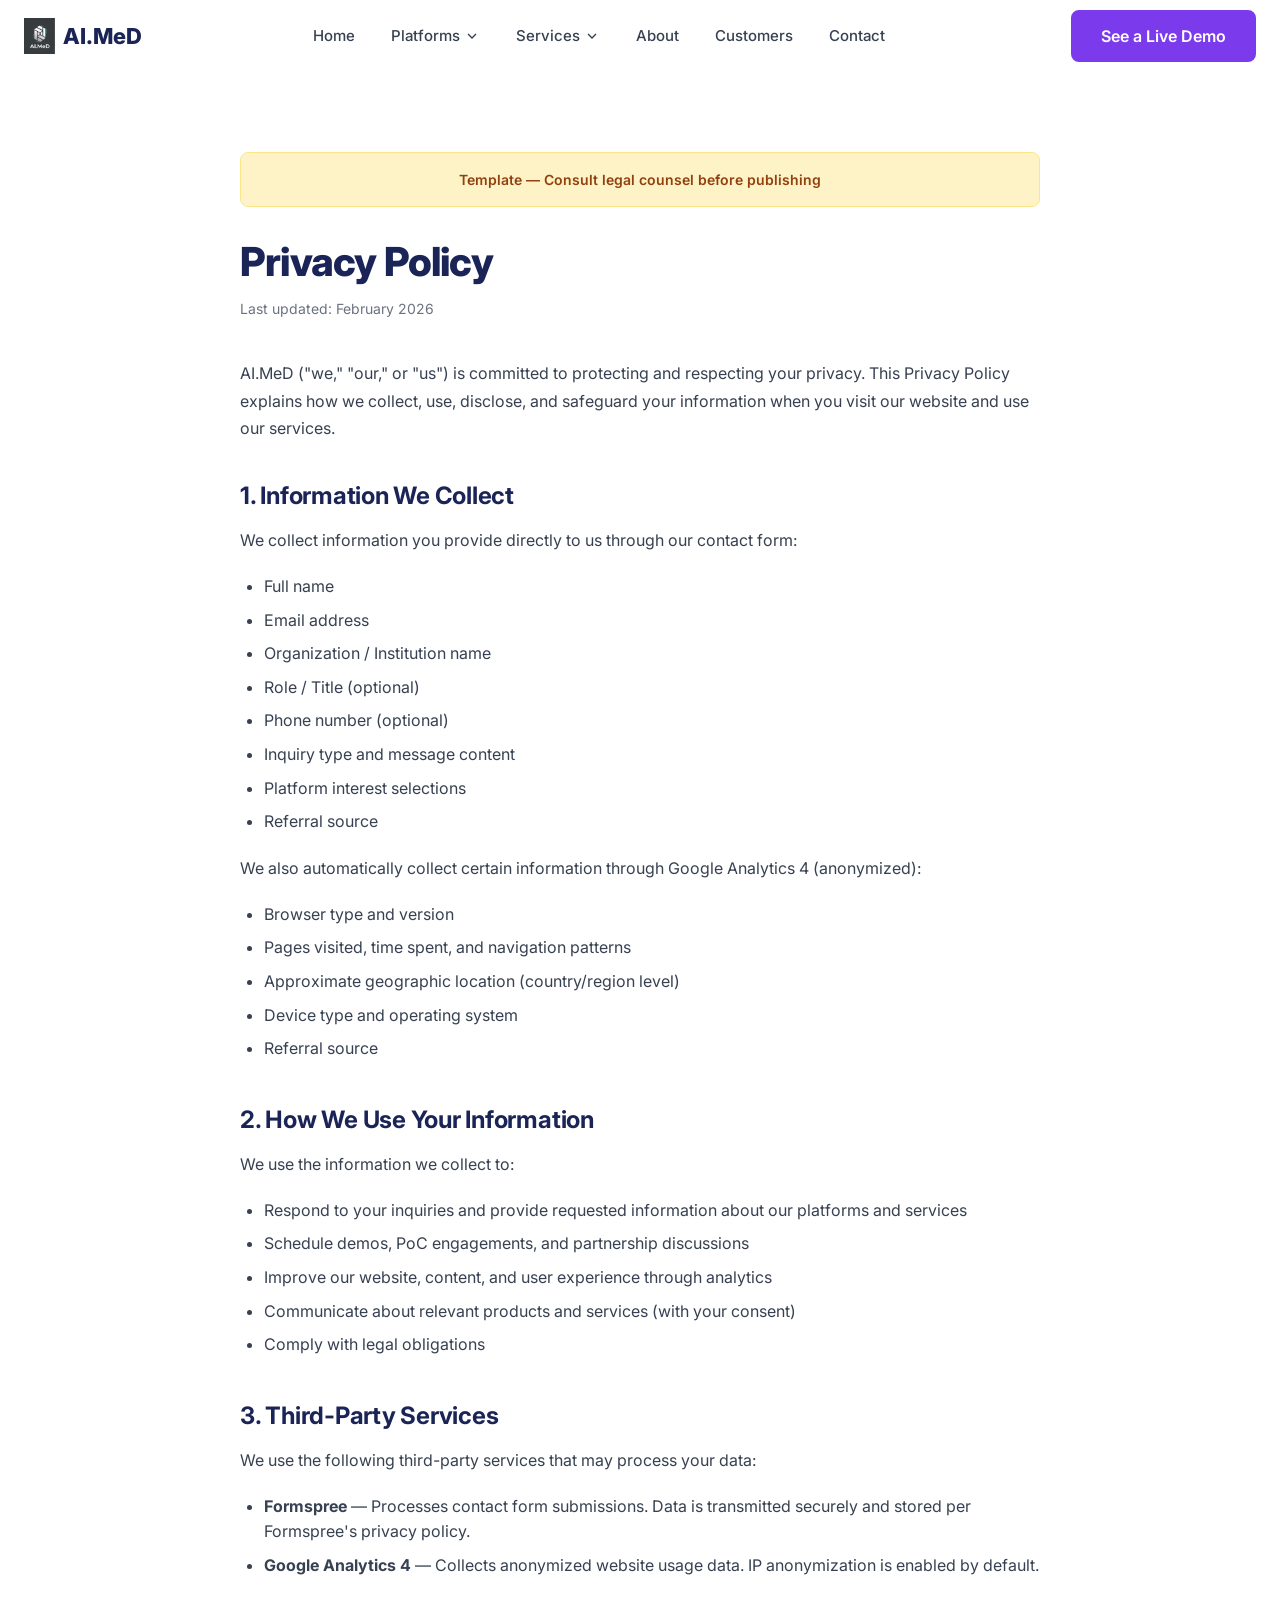
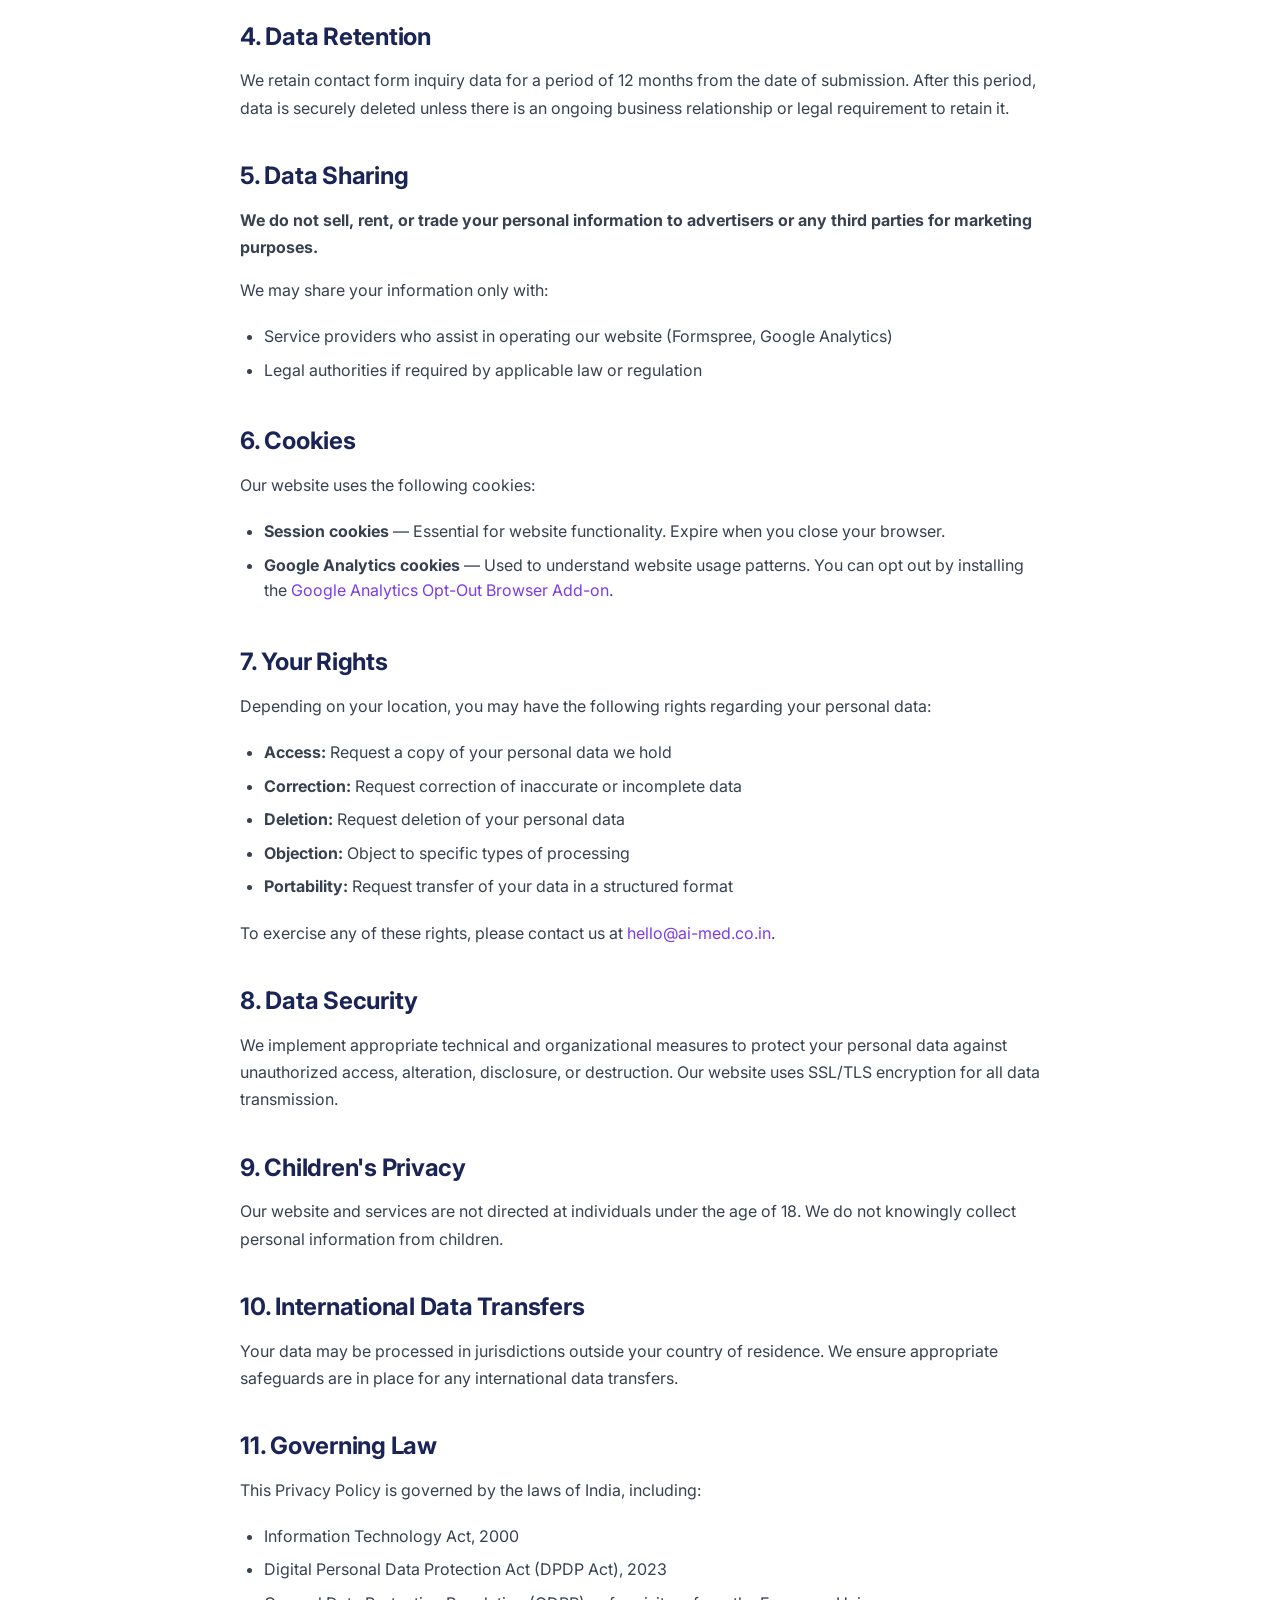
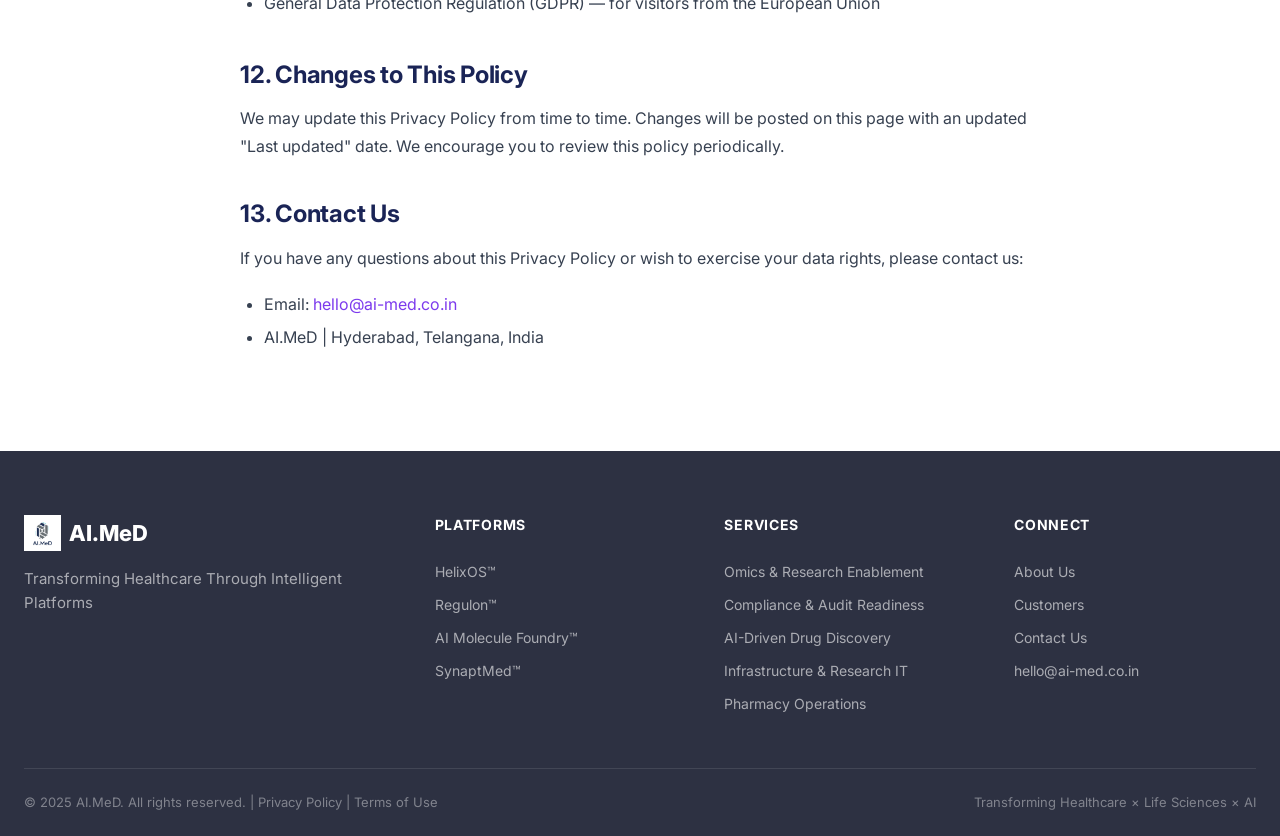
<file: privacy.html>
<!DOCTYPE html>
<html lang="en">
<head>
  <meta charset="UTF-8">
  <meta name="viewport" content="width=device-width, initial-scale=1.0">
  <title>Privacy Policy | AI.MeD</title>
  <meta name="description" content="AI.MeD Privacy Policy — how we collect, use, and protect your personal information.">
  <link rel="icon" type="image/x-icon" href="assets/logo/aimed-favicon.ico">
  <link rel="preconnect" href="https://fonts.googleapis.com">
  <link rel="preconnect" href="https://fonts.gstatic.com" crossorigin>
  <link href="https://fonts.googleapis.com/css2?family=Inter:wght@400;500;600;700;800&family=JetBrains+Mono:wght@400;500&display=swap" rel="stylesheet">
  <link rel="stylesheet" href="css/styles.css">
</head>
<body>

<a href="#main" class="skip-link">Skip to main content</a>

<!-- Navigation -->
<nav class="nav" role="navigation" aria-label="Main navigation">
  <div class="nav-inner">
    <a href="index.html" class="nav-logo" aria-label="AI.MeD Home">
      <img src="assets/logo/Ai.MeD_2.png" alt="AI.MeD Logo" width="36" height="36">
      <span class="nav-logo-text">AI.MeD</span>
    </a>
    <div class="nav-links">
      <a href="index.html" class="nav-link">Home</a>
      <div class="nav-dropdown">
        <a href="platforms.html" class="nav-link nav-dropdown-toggle">Platforms <svg viewBox="0 0 24 24" fill="none" stroke="currentColor" stroke-width="2"><polyline points="6 9 12 15 18 9"></polyline></svg></a>
        <div class="nav-dropdown-menu" role="menu">
          <a href="platforms.html#helixos" class="nav-dropdown-item" role="menuitem"><strong>HelixOS™</strong><span>AI-Native Multi-Omics Platform</span></a>
          <a href="platforms.html#regulon" class="nav-dropdown-item" role="menuitem"><strong>Regulon™</strong><span>AI Compliance Operating System</span></a>
          <a href="platforms.html#molecule-foundry" class="nav-dropdown-item" role="menuitem"><strong>AI Molecule Foundry™</strong><span>Drug Discovery Platform</span></a>
          <a href="platforms.html#synaptmed" class="nav-dropdown-item" role="menuitem"><strong>SynaptMed™</strong><span>Smart Pharmacy Operations</span></a>
        </div>
      </div>
      <div class="nav-dropdown">
        <a href="services.html" class="nav-link nav-dropdown-toggle">Services <svg viewBox="0 0 24 24" fill="none" stroke="currentColor" stroke-width="2"><polyline points="6 9 12 15 18 9"></polyline></svg></a>
        <div class="nav-dropdown-menu" role="menu">
          <a href="services.html#helixos-services" class="nav-dropdown-item" role="menuitem"><strong>Research & Omics Services</strong><span>Multi-omics pipeline engineering</span></a>
          <a href="services.html#regulon-services" class="nav-dropdown-item" role="menuitem"><strong>Compliance & Audit Readiness</strong><span>Continuous compliance monitoring</span></a>
          <a href="services.html#molecule-foundry-services" class="nav-dropdown-item" role="menuitem"><strong>AI-Driven Drug Discovery</strong><span>ML-guided screening & generative molecule design</span></a>
          <a href="services.html#infra-services" class="nav-dropdown-item" role="menuitem"><strong>Infrastructure & Research IT</strong><span>HPC, GPU optimization</span></a>
          <a href="services.html#synaptmed-services" class="nav-dropdown-item" role="menuitem"><strong>Pharmacy Digital Transformation</strong><span>End-to-end pharmacy operations</span></a>
        </div>
      </div>
      <a href="about.html" class="nav-link">About</a>
      <a href="collaborations.html" class="nav-link">Customers</a>
      <a href="contact.html" class="nav-link">Contact</a>
    </div>
    <a href="contact.html" class="btn btn-primary nav-cta">See a Live Demo</a>
    <button class="nav-hamburger" aria-label="Toggle mobile menu" aria-expanded="false">
      <span></span><span></span><span></span>
    </button>
  </div>
</nav>

<div class="mobile-menu" role="dialog" aria-label="Mobile navigation">
  <div class="mobile-menu-links">
    <a href="index.html" class="mobile-menu-link">Home</a>
    <a href="platforms.html" class="mobile-menu-link">Platforms</a>
    <a href="services.html" class="mobile-menu-link">Services</a>
    <a href="about.html" class="mobile-menu-link">About</a>
    <a href="collaborations.html" class="mobile-menu-link">Customers</a>
    <a href="contact.html" class="mobile-menu-link">Contact</a>
  </div>
  <div class="mobile-menu-cta">
    <a href="contact.html" class="btn btn-primary btn-full btn-lg">See a Live Demo</a>
  </div>
</div>

<main id="main">
  <div style="padding-top: var(--nav-height);"></div>
  <div class="container legal-content">
    <div class="legal-banner">Template — Consult legal counsel before publishing</div>

    <h1>Privacy Policy</h1>
    <p class="last-updated">Last updated: February 2026</p>

    <p>AI.MeD ("we," "our," or "us") is committed to protecting and respecting your privacy. This Privacy Policy explains how we collect, use, disclose, and safeguard your information when you visit our website and use our services.</p>

    <h2>1. Information We Collect</h2>
    <p>We collect information you provide directly to us through our contact form:</p>
    <ul>
      <li>Full name</li>
      <li>Email address</li>
      <li>Organization / Institution name</li>
      <li>Role / Title (optional)</li>
      <li>Phone number (optional)</li>
      <li>Inquiry type and message content</li>
      <li>Platform interest selections</li>
      <li>Referral source</li>
    </ul>
    <p>We also automatically collect certain information through Google Analytics 4 (anonymized):</p>
    <ul>
      <li>Browser type and version</li>
      <li>Pages visited, time spent, and navigation patterns</li>
      <li>Approximate geographic location (country/region level)</li>
      <li>Device type and operating system</li>
      <li>Referral source</li>
    </ul>

    <h2>2. How We Use Your Information</h2>
    <p>We use the information we collect to:</p>
    <ul>
      <li>Respond to your inquiries and provide requested information about our platforms and services</li>
      <li>Schedule demos, PoC engagements, and partnership discussions</li>
      <li>Improve our website, content, and user experience through analytics</li>
      <li>Communicate about relevant products and services (with your consent)</li>
      <li>Comply with legal obligations</li>
    </ul>

    <h2>3. Third-Party Services</h2>
    <p>We use the following third-party services that may process your data:</p>
    <ul>
      <li><strong>Formspree</strong> — Processes contact form submissions. Data is transmitted securely and stored per Formspree's privacy policy.</li>
      <li><strong>Google Analytics 4</strong> — Collects anonymized website usage data. IP anonymization is enabled by default.</li>
    </ul>

    <h2>4. Data Retention</h2>
    <p>We retain contact form inquiry data for a period of 12 months from the date of submission. After this period, data is securely deleted unless there is an ongoing business relationship or legal requirement to retain it.</p>

    <h2>5. Data Sharing</h2>
    <p><strong>We do not sell, rent, or trade your personal information to advertisers or any third parties for marketing purposes.</strong></p>
    <p>We may share your information only with:</p>
    <ul>
      <li>Service providers who assist in operating our website (Formspree, Google Analytics)</li>
      <li>Legal authorities if required by applicable law or regulation</li>
    </ul>

    <h2>6. Cookies</h2>
    <p>Our website uses the following cookies:</p>
    <ul>
      <li><strong>Session cookies</strong> — Essential for website functionality. Expire when you close your browser.</li>
      <li><strong>Google Analytics cookies</strong> — Used to understand website usage patterns. You can opt out by installing the <a href="https://tools.google.com/dlpage/gaoptout" target="_blank" rel="noopener">Google Analytics Opt-Out Browser Add-on</a>.</li>
    </ul>

    <h2>7. Your Rights</h2>
    <p>Depending on your location, you may have the following rights regarding your personal data:</p>
    <ul>
      <li><strong>Access:</strong> Request a copy of your personal data we hold</li>
      <li><strong>Correction:</strong> Request correction of inaccurate or incomplete data</li>
      <li><strong>Deletion:</strong> Request deletion of your personal data</li>
      <li><strong>Objection:</strong> Object to specific types of processing</li>
      <li><strong>Portability:</strong> Request transfer of your data in a structured format</li>
    </ul>
    <p>To exercise any of these rights, please contact us at <a href="mailto:hello@ai-med.co.in">hello@ai-med.co.in</a>.</p>

    <h2>8. Data Security</h2>
    <p>We implement appropriate technical and organizational measures to protect your personal data against unauthorized access, alteration, disclosure, or destruction. Our website uses SSL/TLS encryption for all data transmission.</p>

    <h2>9. Children's Privacy</h2>
    <p>Our website and services are not directed at individuals under the age of 18. We do not knowingly collect personal information from children.</p>

    <h2>10. International Data Transfers</h2>
    <p>Your data may be processed in jurisdictions outside your country of residence. We ensure appropriate safeguards are in place for any international data transfers.</p>

    <h2>11. Governing Law</h2>
    <p>This Privacy Policy is governed by the laws of India, including:</p>
    <ul>
      <li>Information Technology Act, 2000</li>
      <li>Digital Personal Data Protection Act (DPDP Act), 2023</li>
      <li>General Data Protection Regulation (GDPR) — for visitors from the European Union</li>
    </ul>

    <h2>12. Changes to This Policy</h2>
    <p>We may update this Privacy Policy from time to time. Changes will be posted on this page with an updated "Last updated" date. We encourage you to review this policy periodically.</p>

    <h2>13. Contact Us</h2>
    <p>If you have any questions about this Privacy Policy or wish to exercise your data rights, please contact us:</p>
    <ul>
      <li>Email: <a href="mailto:hello@ai-med.co.in">hello@ai-med.co.in</a></li>
      <li>AI.MeD | Hyderabad, Telangana, India</li>
    </ul>
  </div>
</main>

<!-- Footer -->
<footer class="footer" role="contentinfo">
  <div class="container">
    <div class="footer-grid">
      <div class="footer-brand">
        <a href="index.html" class="nav-logo" style="margin-bottom: 12px;">
          <img src="assets/logo/Ai.MeD_1.png" alt="AI.MeD Logo" width="32" height="32">
          <span class="nav-logo-text" style="color: var(--color-white);">AI.MeD</span>
        </a>
        <p>Transforming Healthcare Through Intelligent Platforms</p>
      </div>
      <div class="footer-col">
        <h4>Platforms</h4>
        <a href="platforms.html#helixos">HelixOS™</a>
        <a href="platforms.html#regulon">Regulon™</a>
        <a href="platforms.html#molecule-foundry">AI Molecule Foundry™</a>
        <a href="platforms.html#synaptmed">SynaptMed™</a>
      </div>
      <div class="footer-col">
        <h4>Services</h4>
        <a href="services.html#helixos-services">Omics &amp; Research Enablement</a>
        <a href="services.html#regulon-services">Compliance &amp; Audit Readiness</a>
        <a href="services.html#molecule-foundry-services">AI-Driven Drug Discovery</a>
        <a href="services.html#infra-services">Infrastructure &amp; Research IT</a>
        <a href="services.html#synaptmed-services">Pharmacy Operations</a>
      </div>
      <div class="footer-col">
        <h4>Connect</h4>
        <a href="about.html">About Us</a>
        <a href="collaborations.html">Customers</a>
        <a href="contact.html">Contact Us</a>
        <a href="mailto:hello@ai-med.co.in">hello@ai-med.co.in</a>
      </div>
    </div>
    <div class="footer-bottom">
      <p>&copy; 2025 AI.MeD. All rights reserved. | <a href="privacy.html">Privacy Policy</a> | <a href="terms.html">Terms of Use</a></p>
      <p>Transforming Healthcare &times; Life Sciences &times; AI</p>
    </div>
  </div>
</footer>

<script defer src="js/main.js"></script>
</body>
</html>
</file>
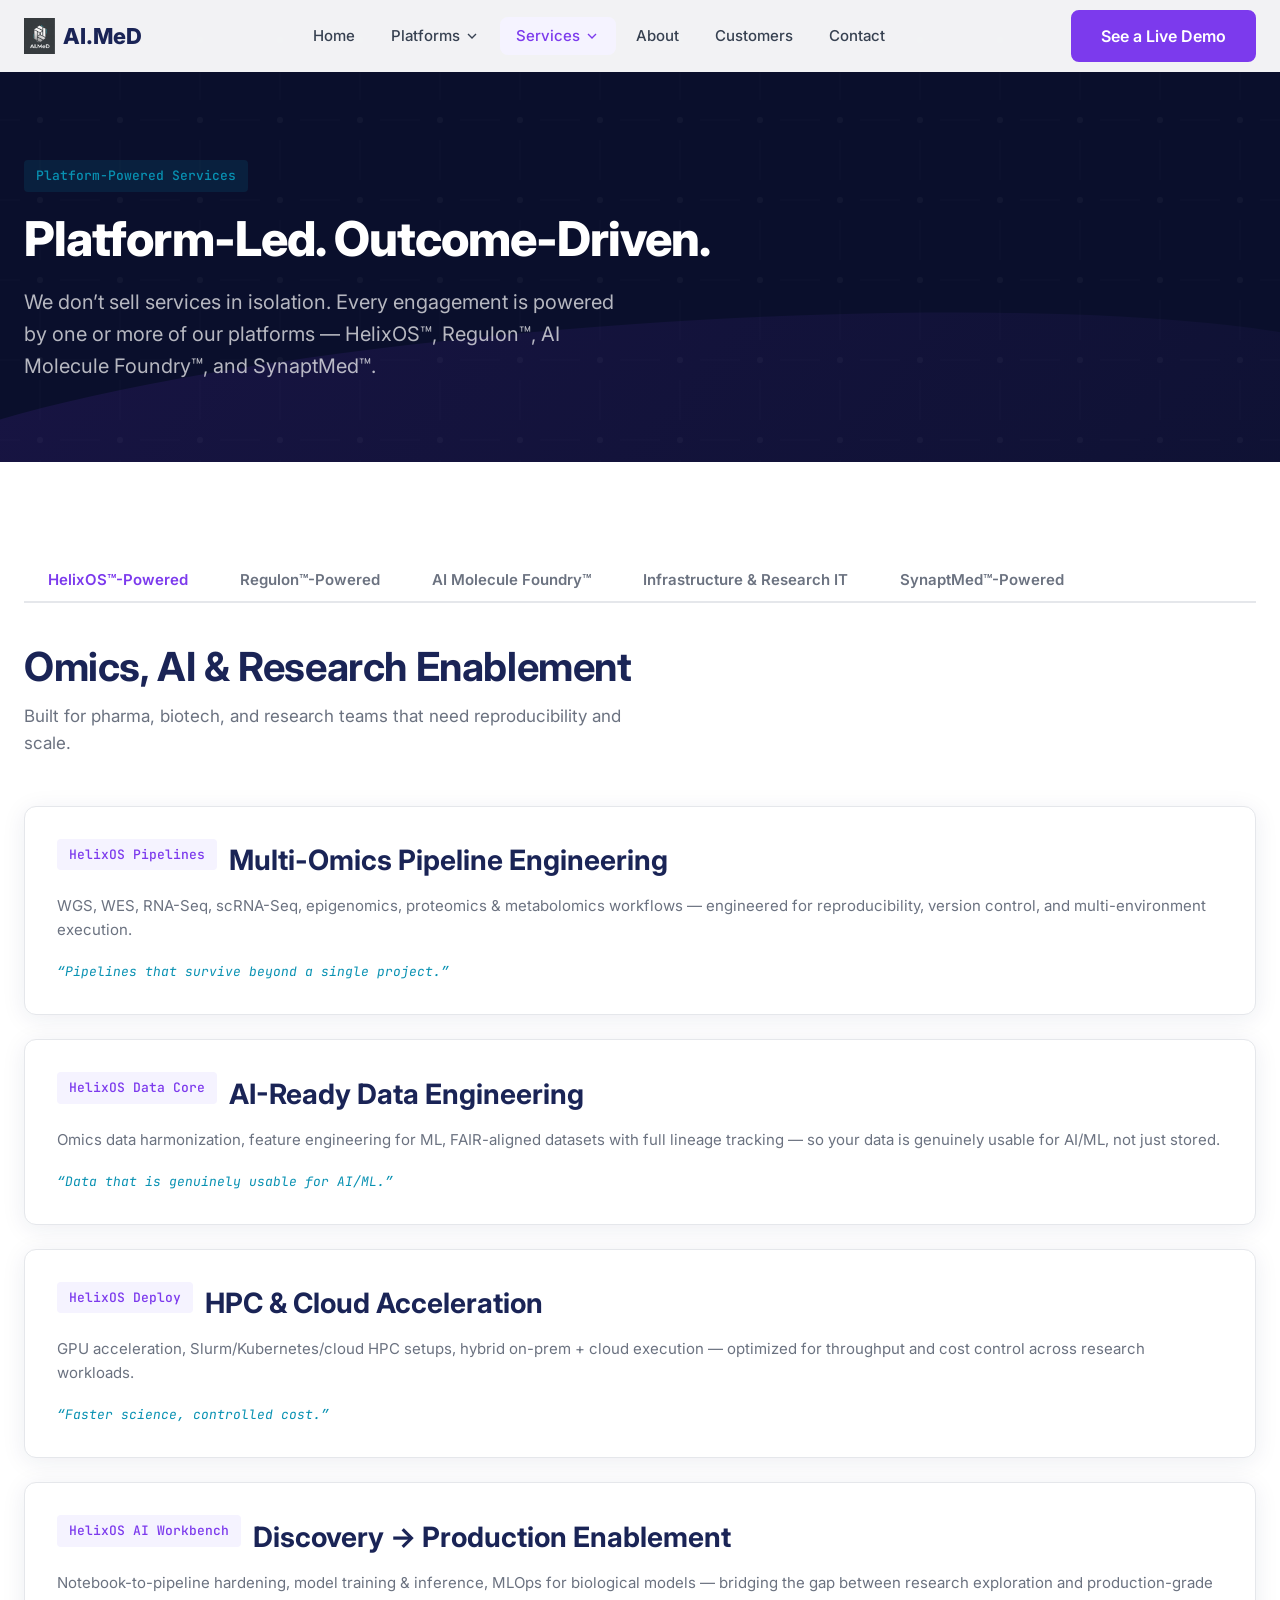
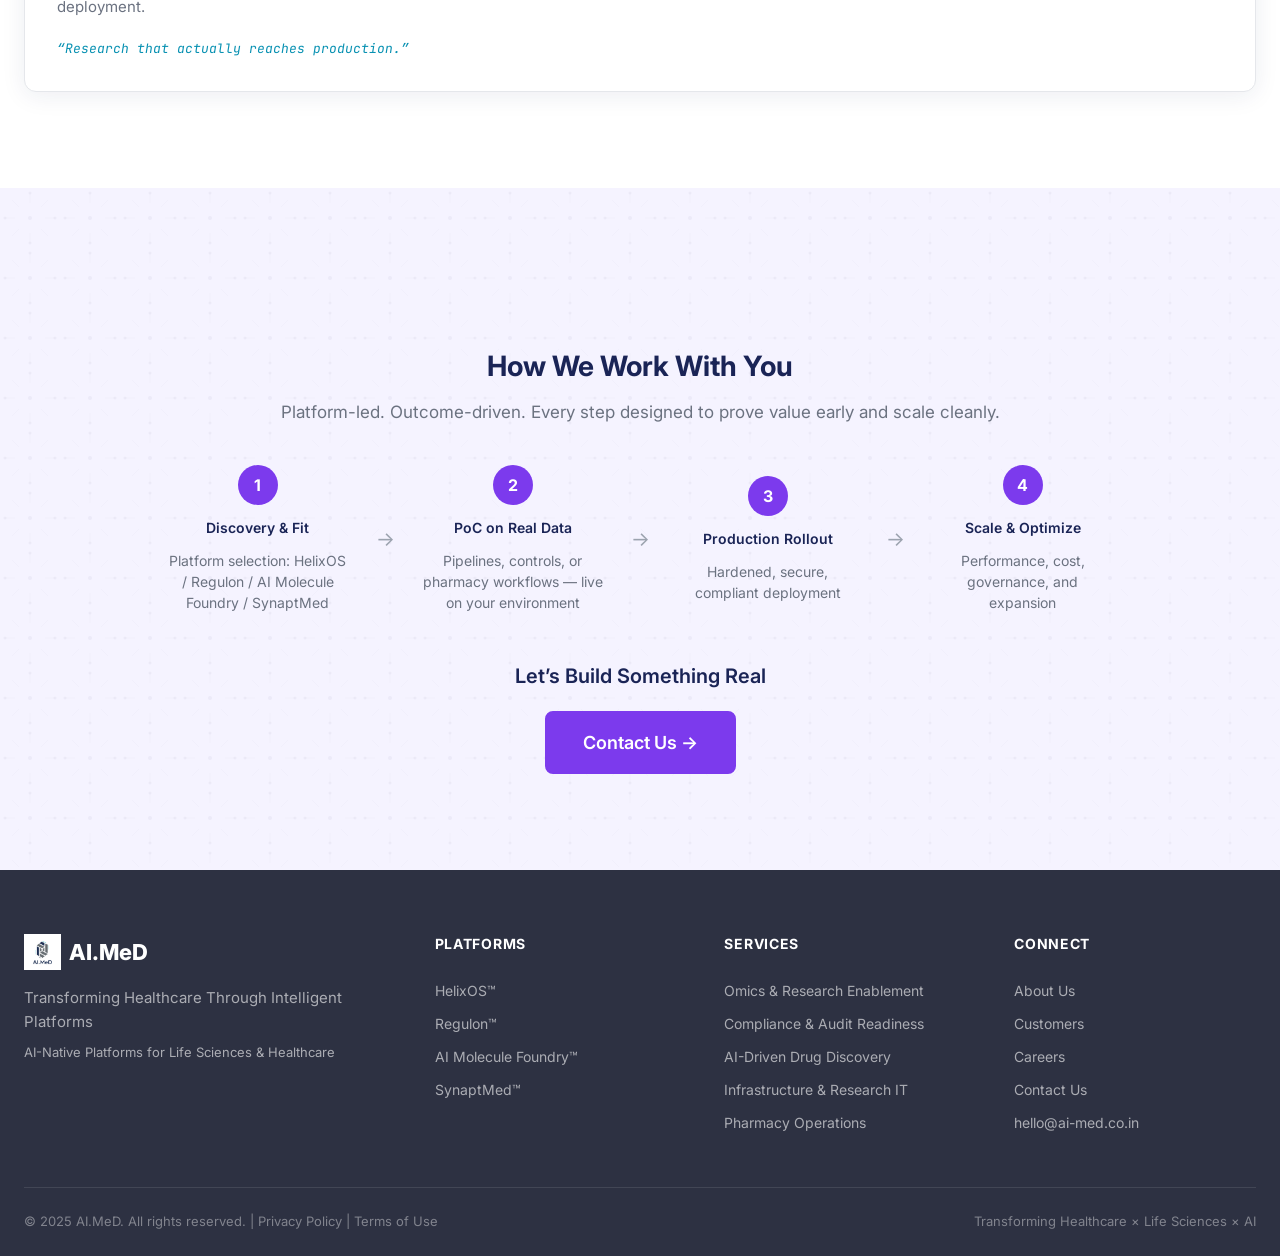
<file: services.html>
<!DOCTYPE html>
<html lang="en">
<head>
  <meta charset="UTF-8">
  <meta name="viewport" content="width=device-width, initial-scale=1.0">
  <title>AI-Powered Research &amp; Compliance Services | AI.MeD</title>
  <meta name="description" content="Platform-led, outcome-driven services powered by HelixOS™, Regulon™, AI Molecule Foundry™, and SynaptMed™.">
  <meta name="keywords" content="AI services, life sciences services, multi-omics pipelines, compliance automation, pharmacy digitization, HPC management">
  <meta name="author" content="AI.MeD">

  <!-- Open Graph -->
  <meta property="og:title" content="AI-Powered Research &amp; Compliance Services | AI.MeD">
  <meta property="og:description" content="Platform-led, outcome-driven services powered by HelixOS™, Regulon™, AI Molecule Foundry™, and SynaptMed™.">
  <meta property="og:type" content="website">
  <meta property="og:image" content="assets/logo/Ai.MeD_2.png">

  <!-- Favicon -->
  <link rel="icon" type="image/x-icon" href="assets/logo/aimed-favicon.ico">

  <!-- Preload fonts -->
  <link rel="preconnect" href="https://fonts.googleapis.com">
  <link rel="preconnect" href="https://fonts.gstatic.com" crossorigin>
  <link rel="preload" as="style" href="https://fonts.googleapis.com/css2?family=Inter:wght@400;500;600;700;800&family=JetBrains+Mono:wght@400;500&display=swap">
  <link href="https://fonts.googleapis.com/css2?family=Inter:wght@400;500;600;700;800&family=JetBrains+Mono:wght@400;500&display=swap" rel="stylesheet">

  <!-- Styles -->
  <link rel="stylesheet" href="css/styles.css">

  <!-- Google Analytics 4 -->
  <script async src="https://www.googletagmanager.com/gtag/js?id=G-XXXXXXXXXX"></script>
  <script>
    window.dataLayer = window.dataLayer || [];
    function gtag(){dataLayer.push(arguments);}
    gtag('js', new Date());
    gtag('config', 'G-XXXXXXXXXX');
  </script>
</head>
<body>

<!-- Skip to main content -->
<a href="#main" class="skip-link">Skip to main content</a>

<!-- ============================================================
     NAVIGATION
     ============================================================ -->
<nav class="nav" role="navigation" aria-label="Main navigation">
  <div class="nav-inner">
    <!-- Logo -->
    <a href="index.html" class="nav-logo" aria-label="AI.MeD Home">
      <img src="assets/logo/Ai.MeD_2.png" alt="AI.MeD Logo" width="36" height="36">
      <span class="nav-logo-text">AI.MeD</span>
    </a>

    <!-- Desktop links -->
    <div class="nav-links">
      <a href="index.html" class="nav-link">Home</a>

      <!-- Platforms dropdown -->
      <div class="nav-dropdown">
        <a href="platforms.html" class="nav-link nav-dropdown-toggle">
          Platforms
          <svg viewBox="0 0 24 24" fill="none" stroke="currentColor" stroke-width="2"><polyline points="6 9 12 15 18 9"></polyline></svg>
        </a>
        <div class="nav-dropdown-menu" role="menu">
          <a href="platforms.html#helixos" class="nav-dropdown-item" role="menuitem">
            <strong>HelixOS&trade;</strong>
            <span>AI-Native Multi-Omics Platform</span>
          </a>
          <a href="platforms.html#regulon" class="nav-dropdown-item" role="menuitem">
            <strong>Regulon&trade;</strong>
            <span>AI Compliance Operating System</span>
          </a>
          <a href="platforms.html#molecule-foundry" class="nav-dropdown-item" role="menuitem">
            <strong>AI Molecule Foundry&trade;</strong>
            <span>Drug Discovery Platform</span>
          </a>
          <a href="platforms.html#synaptmed" class="nav-dropdown-item" role="menuitem">
            <strong>SynaptMed&trade;</strong>
            <span>Smart Pharmacy Operations</span>
          </a>
        </div>
      </div>

      <!-- Services dropdown -->
      <div class="nav-dropdown">
        <a href="services.html" class="nav-link nav-dropdown-toggle">
          Services
          <svg viewBox="0 0 24 24" fill="none" stroke="currentColor" stroke-width="2"><polyline points="6 9 12 15 18 9"></polyline></svg>
        </a>
        <div class="nav-dropdown-menu" role="menu">
          <a href="services.html#helixos-services" class="nav-dropdown-item" role="menuitem">
            <strong>Research &amp; Omics Services</strong>
            <span>Multi-omics pipeline engineering &amp; AI enablement</span>
          </a>
          <a href="services.html#regulon-services" class="nav-dropdown-item" role="menuitem">
            <strong>Compliance &amp; Audit Readiness</strong>
            <span>Continuous compliance monitoring &amp; automation</span>
          </a>
          <a href="services.html#molecule-foundry-services" class="nav-dropdown-item" role="menuitem">
            <strong>AI-Driven Drug Discovery</strong>
            <span>ML-guided screening &amp; generative molecule design</span>
          </a>
          <a href="services.html#infra-services" class="nav-dropdown-item" role="menuitem">
            <strong>Infrastructure &amp; Research IT</strong>
            <span>HPC, GPU optimization &amp; cloud-native IT</span>
          </a>
          <a href="services.html#synaptmed-services" class="nav-dropdown-item" role="menuitem">
            <strong>Pharmacy Digital Transformation</strong>
            <span>End-to-end pharmacy onboarding &amp; operations</span>
          </a>
        </div>
      </div>

      <a href="about.html" class="nav-link">About</a>
      <a href="collaborations.html" class="nav-link">Customers</a>
      <a href="contact.html" class="nav-link">Contact</a>
    </div>

    <!-- CTA -->
    <a href="contact.html" class="btn btn-primary nav-cta">See a Live Demo</a>

    <!-- Hamburger (mobile) -->
    <button class="nav-hamburger" aria-label="Toggle mobile menu" aria-expanded="false">
      <span></span>
      <span></span>
      <span></span>
    </button>
  </div>
</nav>

<!-- Mobile menu overlay -->
<div class="mobile-menu" role="dialog" aria-label="Mobile navigation">
  <div class="mobile-menu-links">
    <a href="index.html" class="mobile-menu-link">Home</a>

    <button class="mobile-accordion-btn" aria-expanded="false">
      Platforms
      <svg viewBox="0 0 24 24" fill="none" stroke="currentColor" stroke-width="2"><polyline points="6 9 12 15 18 9"></polyline></svg>
    </button>
    <div class="mobile-accordion-panel">
      <a href="platforms.html#helixos">HelixOS&trade; &mdash; AI-Native Multi-Omics Platform</a>
      <a href="platforms.html#regulon">Regulon&trade; &mdash; AI Compliance Operating System</a>
      <a href="platforms.html#molecule-foundry">AI Molecule Foundry&trade; &mdash; Drug Discovery Platform</a>
      <a href="platforms.html#synaptmed">SynaptMed&trade; &mdash; Smart Pharmacy Operations</a>
    </div>

    <button class="mobile-accordion-btn" aria-expanded="false">
      Services
      <svg viewBox="0 0 24 24" fill="none" stroke="currentColor" stroke-width="2"><polyline points="6 9 12 15 18 9"></polyline></svg>
    </button>
    <div class="mobile-accordion-panel">
      <a href="services.html#helixos-services">Research &amp; Omics Services</a>
      <a href="services.html#regulon-services">Compliance &amp; Audit Readiness</a>
      <a href="services.html#molecule-foundry-services">AI-Driven Drug Discovery</a>
      <a href="services.html#infra-services">Infrastructure &amp; Research IT</a>
      <a href="services.html#synaptmed-services">Pharmacy Digital Transformation</a>
    </div>

    <a href="about.html" class="mobile-menu-link">About</a>
    <a href="collaborations.html" class="mobile-menu-link">Customers</a>
    <a href="contact.html" class="mobile-menu-link">Contact</a>
  </div>
  <div class="mobile-menu-cta">
    <a href="contact.html" class="btn btn-primary btn-full btn-lg">See a Live Demo</a>
  </div>
</div>

<!-- ============================================================
     MAIN CONTENT
     ============================================================ -->
<main id="main">

  <!-- ============================================================
       SECTION: PAGE HERO
       ============================================================ -->
  <section class="page-hero" aria-label="Services Hero">
    <div class="page-hero-wave"></div>
    <div class="container">
      <span class="badge-teal" style="margin-bottom: 20px;">Platform-Powered Services</span>
      <h1>Platform-Led. Outcome-Driven.</h1>
      <p>We don&rsquo;t sell services in isolation. Every engagement is powered by one or more of our platforms &mdash; HelixOS&trade;, Regulon&trade;, AI Molecule Foundry&trade;, and SynaptMed&trade;.</p>
    </div>
  </section>

  <!-- ============================================================
       SECTION: TABBED SERVICES
       ============================================================ -->
  <section class="section-white section-padding" aria-label="Platform-Powered Services">
    <div class="container">

      <!-- Tabs Navigation -->
      <div class="tabs-nav" role="tablist" aria-label="Service categories">
        <button class="tab-btn active" data-tab="helixos-services" role="tab" aria-selected="true" aria-controls="helixos-services">HelixOS&trade;-Powered</button>
        <button class="tab-btn" data-tab="regulon-services" role="tab" aria-selected="false" aria-controls="regulon-services">Regulon&trade;-Powered</button>
        <button class="tab-btn" data-tab="molecule-foundry-services" role="tab" aria-selected="false" aria-controls="molecule-foundry-services">AI Molecule Foundry&trade;</button>
        <button class="tab-btn" data-tab="infra-services" role="tab" aria-selected="false" aria-controls="infra-services">Infrastructure &amp; Research IT</button>
        <button class="tab-btn" data-tab="synaptmed-services" role="tab" aria-selected="false" aria-controls="synaptmed-services">SynaptMed&trade;-Powered</button>
      </div>

      <!-- ==============================
           TAB 1: HelixOS-Powered Services
           ============================== -->
      <div class="tab-panel active" id="helixos-services" role="tabpanel">
        <div class="animate-on-scroll" style="margin-bottom: 48px;">
          <h2>Omics, AI &amp; Research Enablement</h2>
          <p class="text-muted" style="max-width: 640px; margin-top: 12px; font-size: 17px; line-height: 1.6;">Built for pharma, biotech, and research teams that need reproducibility and scale.</p>
        </div>

        <!-- Service 1 -->
        <div class="service-track animate-on-scroll animate-delay-1" style="margin-bottom: 24px;">
          <div style="display: flex; align-items: center; gap: 12px; flex-wrap: wrap; margin-bottom: 12px;">
            <span class="badge">HelixOS Pipelines</span>
            <h3 style="margin-bottom: 0;">Multi-Omics Pipeline Engineering</h3>
          </div>
          <p class="track-desc">WGS, WES, RNA-Seq, scRNA-Seq, epigenomics, proteomics &amp; metabolomics workflows &mdash; engineered for reproducibility, version control, and multi-environment execution.</p>
          <span class="outcome-tag">&ldquo;Pipelines that survive beyond a single project.&rdquo;</span>
        </div>

        <!-- Service 2 -->
        <div class="service-track animate-on-scroll animate-delay-2" style="margin-bottom: 24px;">
          <div style="display: flex; align-items: center; gap: 12px; flex-wrap: wrap; margin-bottom: 12px;">
            <span class="badge">HelixOS Data Core</span>
            <h3 style="margin-bottom: 0;">AI-Ready Data Engineering</h3>
          </div>
          <p class="track-desc">Omics data harmonization, feature engineering for ML, FAIR-aligned datasets with full lineage tracking &mdash; so your data is genuinely usable for AI/ML, not just stored.</p>
          <span class="outcome-tag">&ldquo;Data that is genuinely usable for AI/ML.&rdquo;</span>
        </div>

        <!-- Service 3 -->
        <div class="service-track animate-on-scroll animate-delay-3" style="margin-bottom: 24px;">
          <div style="display: flex; align-items: center; gap: 12px; flex-wrap: wrap; margin-bottom: 12px;">
            <span class="badge">HelixOS Deploy</span>
            <h3 style="margin-bottom: 0;">HPC &amp; Cloud Acceleration</h3>
          </div>
          <p class="track-desc">GPU acceleration, Slurm/Kubernetes/cloud HPC setups, hybrid on-prem + cloud execution &mdash; optimized for throughput and cost control across research workloads.</p>
          <span class="outcome-tag">&ldquo;Faster science, controlled cost.&rdquo;</span>
        </div>

        <!-- Service 4 -->
        <div class="service-track animate-on-scroll animate-delay-4" style="margin-bottom: 0;">
          <div style="display: flex; align-items: center; gap: 12px; flex-wrap: wrap; margin-bottom: 12px;">
            <span class="badge">HelixOS AI Workbench</span>
            <h3 style="margin-bottom: 0;">Discovery &rarr; Production Enablement</h3>
          </div>
          <p class="track-desc">Notebook-to-pipeline hardening, model training &amp; inference, MLOps for biological models &mdash; bridging the gap between research exploration and production-grade deployment.</p>
          <span class="outcome-tag">&ldquo;Research that actually reaches production.&rdquo;</span>
        </div>
      </div>

      <!-- ==============================
           TAB 2: Regulon-Powered Services
           ============================== -->
      <div class="tab-panel" id="regulon-services" role="tabpanel">
        <div class="animate-on-scroll" style="margin-bottom: 48px;">
          <h2>Continuous Compliance &amp; Audit Readiness</h2>
          <p class="text-muted" style="max-width: 640px; margin-top: 12px; font-size: 17px; line-height: 1.6;">Built for pharma, biotech, and healthcare enterprises operating in regulated environments.</p>
        </div>

        <!-- Service 1 -->
        <div class="service-track animate-on-scroll animate-delay-1" style="margin-bottom: 24px;">
          <div style="display: flex; align-items: center; gap: 12px; flex-wrap: wrap; margin-bottom: 12px;">
            <span class="badge">Regulon Core</span>
            <h3 style="margin-bottom: 0;">Compliance Platform Implementation</h3>
          </div>
          <p class="track-desc">GxP, SOC 2, ISO 27001, HIPAA, GDPR compliance framework deployment &mdash; structured, automated, and aligned to your organizational risk profile from day one.</p>
          <span class="outcome-tag">&ldquo;A compliance foundation that actually works.&rdquo;</span>
        </div>

        <!-- Service 2 -->
        <div class="service-track animate-on-scroll animate-delay-2" style="margin-bottom: 24px;">
          <div style="display: flex; align-items: center; gap: 12px; flex-wrap: wrap; margin-bottom: 12px;">
            <span class="badge">Regulon Evidence</span>
            <h3 style="margin-bottom: 0;">Evidence Automation &amp; Audit Trail</h3>
          </div>
          <p class="track-desc">Automated evidence collection, immutable audit trails, regulatory document management &mdash; ensuring your compliance evidence is always current, not scrambled before audits.</p>
          <span class="outcome-tag">&ldquo;Evidence that&rsquo;s always current &mdash; not scrambled before audits.&rdquo;</span>
        </div>

        <!-- Service 3 -->
        <div class="service-track animate-on-scroll animate-delay-3" style="margin-bottom: 24px;">
          <div style="display: flex; align-items: center; gap: 12px; flex-wrap: wrap; margin-bottom: 12px;">
            <span class="badge">Regulon Control-as-Code</span>
            <h3 style="margin-bottom: 0;">Control-as-Code Automation</h3>
          </div>
          <p class="track-desc">Declarative controls across cloud, data, and IAM environments &mdash; controls that enforce themselves through code, not through manual checklists and spreadsheets.</p>
          <span class="outcome-tag">&ldquo;Controls that enforce themselves.&rdquo;</span>
        </div>

        <!-- Service 4 -->
        <div class="service-track animate-on-scroll animate-delay-4" style="margin-bottom: 0;">
          <div style="display: flex; align-items: center; gap: 12px; flex-wrap: wrap; margin-bottom: 12px;">
            <span class="badge">Regulon Readiness Score</span>
            <h3 style="margin-bottom: 0;">Managed Readiness Monitoring</h3>
          </div>
          <p class="track-desc">Continuous posture monitoring, risk-weighted scoring, executive dashboards &mdash; transforming audits from high-stress events into predictable, routine operations.</p>
          <span class="outcome-tag">&ldquo;Audits become predictable &mdash; and boring.&rdquo;</span>
        </div>
      </div>

      <!-- ==============================
           TAB 3: AI Molecule Foundry Services
           ============================== -->
      <div class="tab-panel" id="molecule-foundry-services" role="tabpanel">
        <div class="animate-on-scroll" style="margin-bottom: 48px;">
          <h2>AI-Driven Drug Discovery</h2>
          <p class="text-muted" style="max-width: 640px; margin-top: 12px; font-size: 17px; line-height: 1.6;">Enterprise generative AI for small-molecule and biologics design &mdash; from target to candidate, faster and smarter.</p>
        </div>

        <!-- Service 1 -->
        <div class="service-track animate-on-scroll animate-delay-1" style="margin-bottom: 24px;">
          <div style="display: flex; align-items: center; gap: 12px; flex-wrap: wrap; margin-bottom: 12px;">
            <span class="badge">Generative Design</span>
            <h3 style="margin-bottom: 0;">ML-Guided Molecule Screening</h3>
          </div>
          <p class="track-desc">AI-powered virtual screening and generative molecular design &mdash; rapidly exploring chemical space to identify high-potential candidates with optimized properties.</p>
          <span class="outcome-tag">&ldquo;Explore more chemical space in less time.&rdquo;</span>
        </div>

        <!-- Service 2 -->
        <div class="service-track animate-on-scroll animate-delay-2" style="margin-bottom: 24px;">
          <div style="display: flex; align-items: center; gap: 12px; flex-wrap: wrap; margin-bottom: 12px;">
            <span class="badge">ADMET Prediction</span>
            <h3 style="margin-bottom: 0;">ADMET &amp; Toxicity Profiling</h3>
          </div>
          <p class="track-desc">Predictive ADMET modeling and toxicity assessment &mdash; filtering candidates early for absorption, distribution, metabolism, excretion, and safety profiles before wet lab validation.</p>
          <span class="outcome-tag">&ldquo;Fail fast in silico, not in the clinic.&rdquo;</span>
        </div>

        <!-- Service 3 -->
        <div class="service-track animate-on-scroll animate-delay-3" style="margin-bottom: 24px;">
          <div style="display: flex; align-items: center; gap: 12px; flex-wrap: wrap; margin-bottom: 12px;">
            <span class="badge">Docking Simulation</span>
            <h3 style="margin-bottom: 0;">Molecular Docking &amp; Binding Analysis</h3>
          </div>
          <p class="track-desc">High-throughput molecular docking simulations and binding affinity predictions &mdash; validating target interactions computationally before committing to synthesis.</p>
          <span class="outcome-tag">&ldquo;Validate target interactions before synthesis.&rdquo;</span>
        </div>

        <!-- Service 4 -->
        <div class="service-track animate-on-scroll animate-delay-4" style="margin-bottom: 0;">
          <div style="display: flex; align-items: center; gap: 12px; flex-wrap: wrap; margin-bottom: 12px;">
            <span class="badge">Closed-Loop Validation</span>
            <h3 style="margin-bottom: 0;">In Silico to In Vitro Validation</h3>
          </div>
          <p class="track-desc">Closed-loop intelligence workflows connecting computational predictions with experimental validation &mdash; bridging AI-generated insights to lab-confirmed results.</p>
          <span class="outcome-tag">&ldquo;From prediction to proof &mdash; validated end to end.&rdquo;</span>
        </div>
      </div>

      <!-- ==============================
           TAB 4: Infrastructure & Research IT Services
           ============================== -->
      <div class="tab-panel" id="infra-services" role="tabpanel">
        <div class="animate-on-scroll" style="margin-bottom: 48px;">
          <h2>Infrastructure &amp; Research IT Services</h2>
          <p class="text-muted" style="max-width: 640px; margin-top: 12px; font-size: 17px; line-height: 1.6;">Strategic anchor services for enterprise entry and recurring revenue.</p>
        </div>

        <!-- Service 1 -->
        <div class="service-track animate-on-scroll animate-delay-1" style="margin-bottom: 24px;">
          <h3>HPC Lifecycle Management</h3>
          <p class="track-desc">Full lifecycle management for high-performance computing clusters &mdash; from procurement and provisioning through optimization, monitoring, and end-of-life planning.</p>
          <span class="outcome-tag">&ldquo;Infrastructure that keeps pace with research demands.&rdquo;</span>
        </div>

        <!-- Service 2 -->
        <div class="service-track animate-on-scroll animate-delay-2" style="margin-bottom: 24px;">
          <h3>GPU Cluster Optimization</h3>
          <p class="track-desc">GPU optimization for AI/ML workloads in research environments &mdash; scheduling, resource allocation, memory profiling, and utilization maximization across multi-tenant clusters.</p>
          <span class="outcome-tag">&ldquo;Maximum compute, minimum waste.&rdquo;</span>
        </div>

        <!-- Service 3 -->
        <div class="service-track animate-on-scroll animate-delay-3" style="margin-bottom: 24px;">
          <h3>DevOps &amp; MLOps in Regulated Environments</h3>
          <p class="track-desc">CI/CD, MLOps pipelines, and infrastructure automation for regulated life sciences &mdash; shipping faster without breaking compliance or audit readiness.</p>
          <span class="outcome-tag">&ldquo;Ship faster without breaking compliance.&rdquo;</span>
        </div>

        <!-- Service 4 -->
        <div class="service-track animate-on-scroll animate-delay-4" style="margin-bottom: 24px;">
          <h3>Cloud-Native Research IT Modernization</h3>
          <p class="track-desc">Migration and modernization of legacy research IT to cloud-native architectures &mdash; containerization, microservices decomposition, and progressive migration strategies.</p>
          <span class="outcome-tag">&ldquo;Modern infrastructure, legacy-free.&rdquo;</span>
        </div>

        <!-- Service 5 -->
        <div class="service-track animate-on-scroll" style="margin-bottom: 0;">
          <h3>Bioinformatics Custom Development</h3>
          <p class="track-desc">Custom bioinformatics tools, pipeline development, and data analysis workflows &mdash; purpose-built for your research protocols, data types, and analytical requirements.</p>
          <span class="outcome-tag">&ldquo;Tools built for your exact research needs.&rdquo;</span>
        </div>
      </div>

      <!-- ==============================
           TAB 4: SynaptMed-Powered Services
           ============================== -->
      <div class="tab-panel" id="synaptmed-services" role="tabpanel">
        <div class="animate-on-scroll" style="margin-bottom: 48px;">
          <h2>Smart Pharmacy Digital Transformation</h2>
          <p class="text-muted" style="max-width: 640px; margin-top: 12px; font-size: 17px; line-height: 1.6;">End-to-end pharmacy digitization for single stores and chains.</p>
        </div>

        <!-- Service 1 -->
        <div class="service-track animate-on-scroll animate-delay-1" style="margin-bottom: 24px;">
          <h3>Pharmacy Onboarding &amp; Setup</h3>
          <p class="track-desc">Complete digital onboarding, inventory migration, and staff training &mdash; a turnkey approach that gets pharmacies live on SynaptMed&trade; in days, not months.</p>
          <span class="outcome-tag">&ldquo;Go live in days, not months.&rdquo;</span>
        </div>

        <!-- Service 2 -->
        <div class="service-track animate-on-scroll animate-delay-2" style="margin-bottom: 24px;">
          <div style="display: flex; align-items: center; gap: 12px; flex-wrap: wrap; margin-bottom: 12px;">
            <span class="badge" style="background: rgba(6,182,212,0.1); color: var(--color-teal-dark);">SynaptMed Inventory Intelligence</span>
            <h3 style="margin-bottom: 0;">Inventory &amp; Expiry Optimization</h3>
          </div>
          <p class="track-desc">Demand forecasting, expiry alerts, automated reordering &mdash; intelligent inventory management that reduces expiry waste by up to 40%.</p>
          <span class="outcome-tag">&ldquo;Reduce expiry waste by up to 40%.&rdquo;</span>
        </div>

        <!-- Service 3 -->
        <div class="service-track animate-on-scroll animate-delay-3" style="margin-bottom: 24px;">
          <div style="display: flex; align-items: center; gap: 12px; flex-wrap: wrap; margin-bottom: 12px;">
            <span class="badge" style="background: rgba(6,182,212,0.1); color: var(--color-teal-dark);">SynaptMed Fast POS</span>
            <h3 style="margin-bottom: 0;">Billing &amp; POS Enablement</h3>
          </div>
          <p class="track-desc">Sub-3-second billing, voice/barcode search, GST-compliant, UPI integration &mdash; faster transactions that keep customers moving and revenue flowing.</p>
          <span class="outcome-tag">&ldquo;Faster billing, happier customers.&rdquo;</span>
        </div>

        <!-- Service 4 -->
        <div class="service-track animate-on-scroll animate-delay-4" style="margin-bottom: 24px;">
          <div style="display: flex; align-items: center; gap: 12px; flex-wrap: wrap; margin-bottom: 12px;">
            <span class="badge" style="background: rgba(6,182,212,0.1); color: var(--color-teal-dark);">SynaptMed Growth Tools</span>
            <h3 style="margin-bottom: 0;">Customer Growth &amp; Retention</h3>
          </div>
          <p class="track-desc">Prescription digitization, WhatsApp refill reminders, loyalty programs &mdash; turning one-time buyers into regulars through automated engagement and personalized outreach.</p>
          <span class="outcome-tag">&ldquo;Turn one-time buyers into regulars.&rdquo;</span>
        </div>

        <!-- Service 5 -->
        <div class="service-track animate-on-scroll" style="margin-bottom: 0;">
          <h3>Chain Management &amp; Analytics</h3>
          <p class="track-desc">Multi-store dashboards, centralized procurement, performance benchmarking &mdash; running your pharmacy chain like a single intelligent system with full visibility and control.</p>
          <span class="outcome-tag">&ldquo;Run your chain like a single intelligent system.&rdquo;</span>
        </div>
      </div>

    </div>
  </section>

  <!-- ============================================================
       SECTION: ENGAGEMENT MODEL
       ============================================================ -->
  <section class="section-light section-padding" aria-label="Engagement Model">
    <div class="container">
      <div class="engagement-model animate-on-scroll">
        <h3 style="margin-bottom: 16px;">How We Work With You</h3>
        <p class="text-muted" style="margin-bottom: 40px; font-size: 17px;">Platform-led. Outcome-driven. Every step designed to prove value early and scale cleanly.</p>

        <div class="engagement-steps">
          <div class="engagement-step">
            <span class="engagement-step-number">1</span>
            <span class="engagement-step-label">Discovery &amp; Fit</span>
            <span class="text-muted text-small" style="max-width: 180px;">Platform selection: HelixOS / Regulon / AI Molecule Foundry / SynaptMed</span>
          </div>
          <span class="engagement-arrow">&rarr;</span>
          <div class="engagement-step">
            <span class="engagement-step-number">2</span>
            <span class="engagement-step-label">PoC on Real Data</span>
            <span class="text-muted text-small" style="max-width: 180px;">Pipelines, controls, or pharmacy workflows &mdash; live on your environment</span>
          </div>
          <span class="engagement-arrow">&rarr;</span>
          <div class="engagement-step">
            <span class="engagement-step-number">3</span>
            <span class="engagement-step-label">Production Rollout</span>
            <span class="text-muted text-small" style="max-width: 180px;">Hardened, secure, compliant deployment</span>
          </div>
          <span class="engagement-arrow">&rarr;</span>
          <div class="engagement-step">
            <span class="engagement-step-number">4</span>
            <span class="engagement-step-label">Scale &amp; Optimize</span>
            <span class="text-muted text-small" style="max-width: 180px;">Performance, cost, governance, and expansion</span>
          </div>
        </div>

        <div style="margin-top: 48px;">
          <p style="font-size: 20px; font-weight: 600; color: var(--color-navy); margin-bottom: 20px;">Let&rsquo;s Build Something Real</p>
          <a href="contact.html" class="btn btn-primary btn-lg">Contact Us &rarr;</a>
        </div>
      </div>
    </div>
  </section>

</main>

<!-- ============================================================
     FOOTER
     ============================================================ -->
<footer class="footer" role="contentinfo">
  <div class="container">
    <div class="footer-grid">
      <!-- Column 1 — Company -->
      <div class="footer-brand">
        <a href="index.html" class="nav-logo" style="margin-bottom: 12px;">
          <img src="assets/logo/Ai.MeD_1.png" alt="AI.MeD Logo" width="32" height="32">
          <span class="nav-logo-text" style="color: var(--color-white);">AI.MeD</span>
        </a>
        <p>Transforming Healthcare Through Intelligent Platforms</p>
        <p style="font-size: 13px; margin-top: 8px;">AI-Native Platforms for Life Sciences &amp; Healthcare</p>
      </div>

      <!-- Column 2 — Platforms -->
      <div class="footer-col">
        <h4>Platforms</h4>
        <a href="platforms.html#helixos">HelixOS&trade;</a>
        <a href="platforms.html#regulon">Regulon&trade;</a>
        <a href="platforms.html#molecule-foundry">AI Molecule Foundry&trade;</a>
        <a href="platforms.html#synaptmed">SynaptMed&trade;</a>
      </div>

      <!-- Column 3 — Services -->
      <div class="footer-col">
        <h4>Services</h4>
        <a href="services.html#helixos-services">Omics &amp; Research Enablement</a>
        <a href="services.html#regulon-services">Compliance &amp; Audit Readiness</a>
        <a href="services.html#molecule-foundry-services">AI-Driven Drug Discovery</a>
        <a href="services.html#infra-services">Infrastructure &amp; Research IT</a>
        <a href="services.html#synaptmed-services">Pharmacy Operations</a>
      </div>

      <!-- Column 4 — Connect -->
      <div class="footer-col">
        <h4>Connect</h4>
        <a href="about.html">About Us</a>
        <a href="collaborations.html">Customers</a>
        <a href="#">Careers</a>
        <a href="contact.html">Contact Us</a>
        <a href="mailto:hello@ai-med.co.in">hello@ai-med.co.in</a>
      </div>
    </div>

    <div class="footer-bottom">
      <p>&copy; 2025 AI.MeD. All rights reserved. | <a href="privacy.html">Privacy Policy</a> | <a href="terms.html">Terms of Use</a></p>
      <p>Transforming Healthcare &times; Life Sciences &times; AI</p>
    </div>
  </div>
</footer>

<!-- Scripts -->
<script defer src="js/main.js"></script>

</body>
</html>
</file>
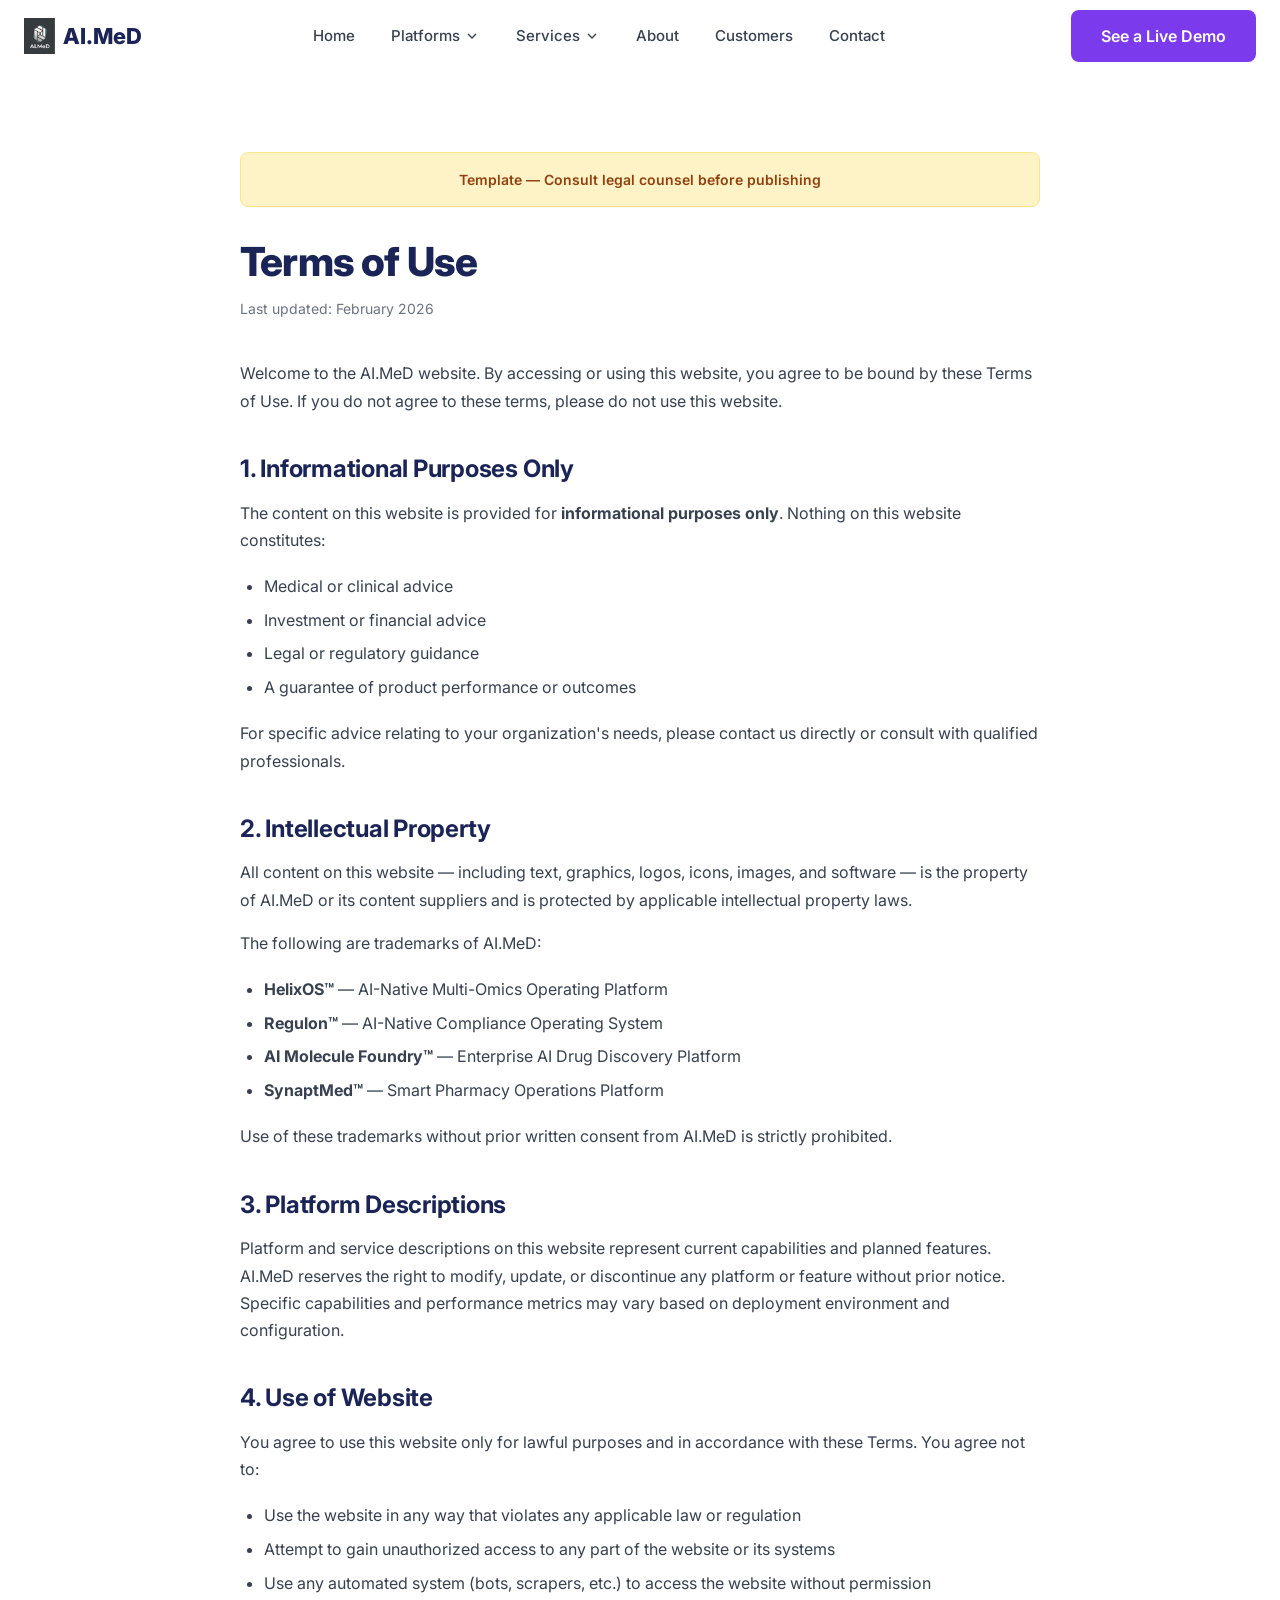
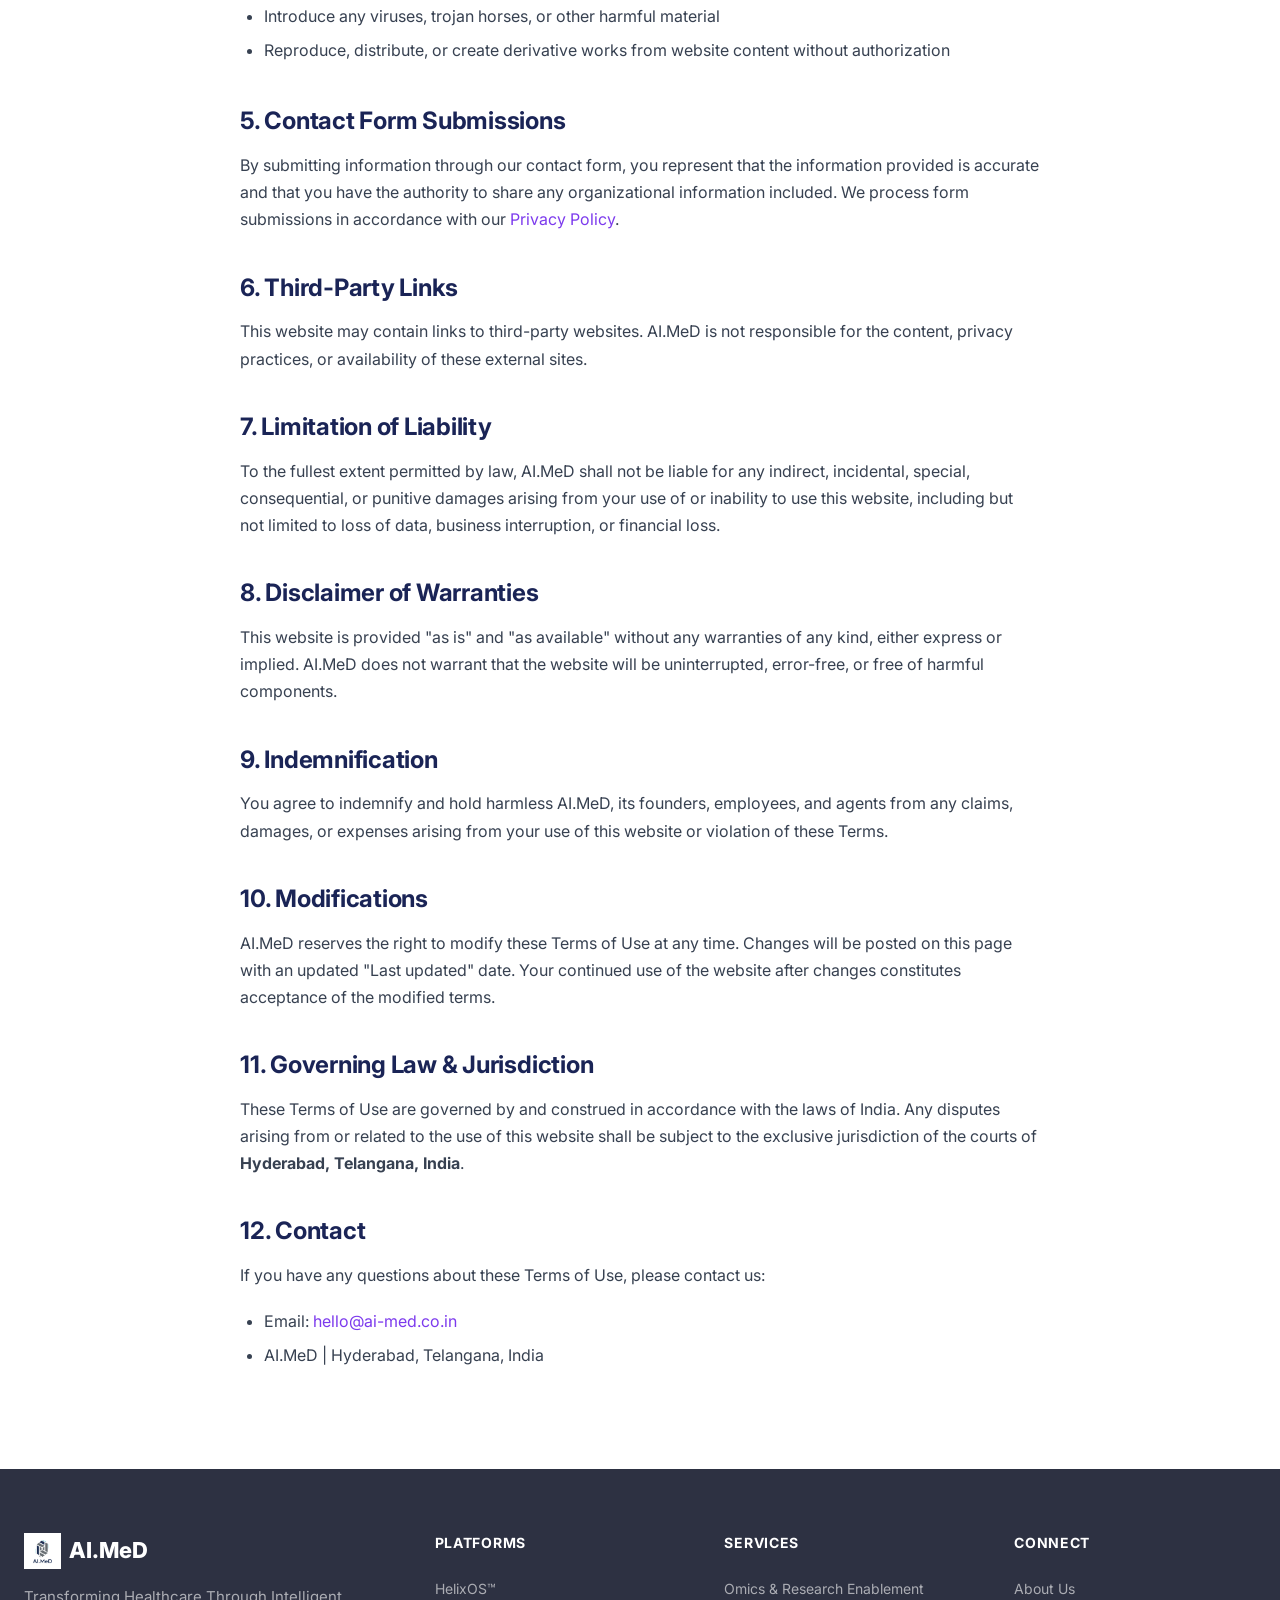
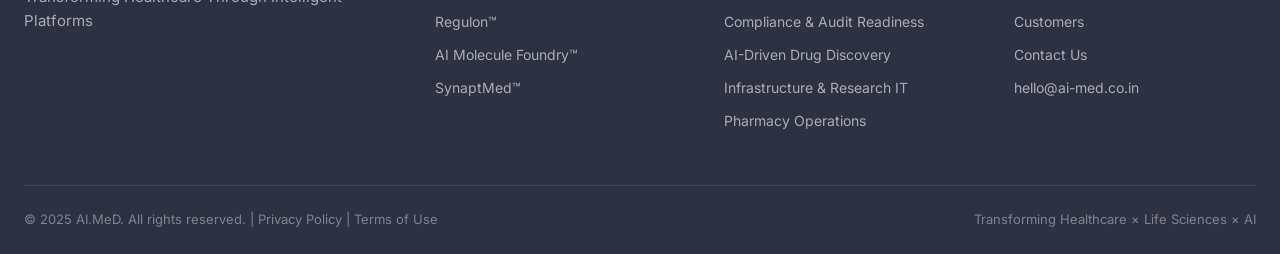
<file: terms.html>
<!DOCTYPE html>
<html lang="en">
<head>
  <meta charset="UTF-8">
  <meta name="viewport" content="width=device-width, initial-scale=1.0">
  <title>Terms of Use | AI.MeD</title>
  <meta name="description" content="AI.MeD Terms of Use — terms governing use of our website and services.">
  <link rel="icon" type="image/x-icon" href="assets/logo/aimed-favicon.ico">
  <link rel="preconnect" href="https://fonts.googleapis.com">
  <link rel="preconnect" href="https://fonts.gstatic.com" crossorigin>
  <link href="https://fonts.googleapis.com/css2?family=Inter:wght@400;500;600;700;800&family=JetBrains+Mono:wght@400;500&display=swap" rel="stylesheet">
  <link rel="stylesheet" href="css/styles.css">
</head>
<body>

<a href="#main" class="skip-link">Skip to main content</a>

<!-- Navigation -->
<nav class="nav" role="navigation" aria-label="Main navigation">
  <div class="nav-inner">
    <a href="index.html" class="nav-logo" aria-label="AI.MeD Home">
      <img src="assets/logo/Ai.MeD_2.png" alt="AI.MeD Logo" width="36" height="36">
      <span class="nav-logo-text">AI.MeD</span>
    </a>
    <div class="nav-links">
      <a href="index.html" class="nav-link">Home</a>
      <div class="nav-dropdown">
        <a href="platforms.html" class="nav-link nav-dropdown-toggle">Platforms <svg viewBox="0 0 24 24" fill="none" stroke="currentColor" stroke-width="2"><polyline points="6 9 12 15 18 9"></polyline></svg></a>
        <div class="nav-dropdown-menu" role="menu">
          <a href="platforms.html#helixos" class="nav-dropdown-item" role="menuitem"><strong>HelixOS™</strong><span>AI-Native Multi-Omics Platform</span></a>
          <a href="platforms.html#regulon" class="nav-dropdown-item" role="menuitem"><strong>Regulon™</strong><span>AI Compliance Operating System</span></a>
          <a href="platforms.html#molecule-foundry" class="nav-dropdown-item" role="menuitem"><strong>AI Molecule Foundry™</strong><span>Drug Discovery Platform</span></a>
          <a href="platforms.html#synaptmed" class="nav-dropdown-item" role="menuitem"><strong>SynaptMed™</strong><span>Smart Pharmacy Operations</span></a>
        </div>
      </div>
      <div class="nav-dropdown">
        <a href="services.html" class="nav-link nav-dropdown-toggle">Services <svg viewBox="0 0 24 24" fill="none" stroke="currentColor" stroke-width="2"><polyline points="6 9 12 15 18 9"></polyline></svg></a>
        <div class="nav-dropdown-menu" role="menu">
          <a href="services.html#helixos-services" class="nav-dropdown-item" role="menuitem"><strong>Research & Omics Services</strong><span>Multi-omics pipeline engineering</span></a>
          <a href="services.html#regulon-services" class="nav-dropdown-item" role="menuitem"><strong>Compliance & Audit Readiness</strong><span>Continuous compliance monitoring</span></a>
          <a href="services.html#molecule-foundry-services" class="nav-dropdown-item" role="menuitem"><strong>AI-Driven Drug Discovery</strong><span>ML-guided screening & generative molecule design</span></a>
          <a href="services.html#infra-services" class="nav-dropdown-item" role="menuitem"><strong>Infrastructure & Research IT</strong><span>HPC, GPU optimization</span></a>
          <a href="services.html#synaptmed-services" class="nav-dropdown-item" role="menuitem"><strong>Pharmacy Digital Transformation</strong><span>End-to-end pharmacy operations</span></a>
        </div>
      </div>
      <a href="about.html" class="nav-link">About</a>
      <a href="collaborations.html" class="nav-link">Customers</a>
      <a href="contact.html" class="nav-link">Contact</a>
    </div>
    <a href="contact.html" class="btn btn-primary nav-cta">See a Live Demo</a>
    <button class="nav-hamburger" aria-label="Toggle mobile menu" aria-expanded="false">
      <span></span><span></span><span></span>
    </button>
  </div>
</nav>

<div class="mobile-menu" role="dialog" aria-label="Mobile navigation">
  <div class="mobile-menu-links">
    <a href="index.html" class="mobile-menu-link">Home</a>
    <a href="platforms.html" class="mobile-menu-link">Platforms</a>
    <a href="services.html" class="mobile-menu-link">Services</a>
    <a href="about.html" class="mobile-menu-link">About</a>
    <a href="collaborations.html" class="mobile-menu-link">Customers</a>
    <a href="contact.html" class="mobile-menu-link">Contact</a>
  </div>
  <div class="mobile-menu-cta">
    <a href="contact.html" class="btn btn-primary btn-full btn-lg">See a Live Demo</a>
  </div>
</div>

<main id="main">
  <div style="padding-top: var(--nav-height);"></div>
  <div class="container legal-content">
    <div class="legal-banner">Template — Consult legal counsel before publishing</div>

    <h1>Terms of Use</h1>
    <p class="last-updated">Last updated: February 2026</p>

    <p>Welcome to the AI.MeD website. By accessing or using this website, you agree to be bound by these Terms of Use. If you do not agree to these terms, please do not use this website.</p>

    <h2>1. Informational Purposes Only</h2>
    <p>The content on this website is provided for <strong>informational purposes only</strong>. Nothing on this website constitutes:</p>
    <ul>
      <li>Medical or clinical advice</li>
      <li>Investment or financial advice</li>
      <li>Legal or regulatory guidance</li>
      <li>A guarantee of product performance or outcomes</li>
    </ul>
    <p>For specific advice relating to your organization's needs, please contact us directly or consult with qualified professionals.</p>

    <h2>2. Intellectual Property</h2>
    <p>All content on this website — including text, graphics, logos, icons, images, and software — is the property of AI.MeD or its content suppliers and is protected by applicable intellectual property laws.</p>
    <p>The following are trademarks of AI.MeD:</p>
    <ul>
      <li><strong>HelixOS™</strong> — AI-Native Multi-Omics Operating Platform</li>
      <li><strong>Regulon™</strong> — AI-Native Compliance Operating System</li>
      <li><strong>AI Molecule Foundry™</strong> — Enterprise AI Drug Discovery Platform</li>
      <li><strong>SynaptMed™</strong> — Smart Pharmacy Operations Platform</li>
    </ul>
    <p>Use of these trademarks without prior written consent from AI.MeD is strictly prohibited.</p>

    <h2>3. Platform Descriptions</h2>
    <p>Platform and service descriptions on this website represent current capabilities and planned features. AI.MeD reserves the right to modify, update, or discontinue any platform or feature without prior notice. Specific capabilities and performance metrics may vary based on deployment environment and configuration.</p>

    <h2>4. Use of Website</h2>
    <p>You agree to use this website only for lawful purposes and in accordance with these Terms. You agree not to:</p>
    <ul>
      <li>Use the website in any way that violates any applicable law or regulation</li>
      <li>Attempt to gain unauthorized access to any part of the website or its systems</li>
      <li>Use any automated system (bots, scrapers, etc.) to access the website without permission</li>
      <li>Introduce any viruses, trojan horses, or other harmful material</li>
      <li>Reproduce, distribute, or create derivative works from website content without authorization</li>
    </ul>

    <h2>5. Contact Form Submissions</h2>
    <p>By submitting information through our contact form, you represent that the information provided is accurate and that you have the authority to share any organizational information included. We process form submissions in accordance with our <a href="privacy.html">Privacy Policy</a>.</p>

    <h2>6. Third-Party Links</h2>
    <p>This website may contain links to third-party websites. AI.MeD is not responsible for the content, privacy practices, or availability of these external sites.</p>

    <h2>7. Limitation of Liability</h2>
    <p>To the fullest extent permitted by law, AI.MeD shall not be liable for any indirect, incidental, special, consequential, or punitive damages arising from your use of or inability to use this website, including but not limited to loss of data, business interruption, or financial loss.</p>

    <h2>8. Disclaimer of Warranties</h2>
    <p>This website is provided "as is" and "as available" without any warranties of any kind, either express or implied. AI.MeD does not warrant that the website will be uninterrupted, error-free, or free of harmful components.</p>

    <h2>9. Indemnification</h2>
    <p>You agree to indemnify and hold harmless AI.MeD, its founders, employees, and agents from any claims, damages, or expenses arising from your use of this website or violation of these Terms.</p>

    <h2>10. Modifications</h2>
    <p>AI.MeD reserves the right to modify these Terms of Use at any time. Changes will be posted on this page with an updated "Last updated" date. Your continued use of the website after changes constitutes acceptance of the modified terms.</p>

    <h2>11. Governing Law & Jurisdiction</h2>
    <p>These Terms of Use are governed by and construed in accordance with the laws of India. Any disputes arising from or related to the use of this website shall be subject to the exclusive jurisdiction of the courts of <strong>Hyderabad, Telangana, India</strong>.</p>

    <h2>12. Contact</h2>
    <p>If you have any questions about these Terms of Use, please contact us:</p>
    <ul>
      <li>Email: <a href="mailto:hello@ai-med.co.in">hello@ai-med.co.in</a></li>
      <li>AI.MeD | Hyderabad, Telangana, India</li>
    </ul>
  </div>
</main>

<!-- Footer -->
<footer class="footer" role="contentinfo">
  <div class="container">
    <div class="footer-grid">
      <div class="footer-brand">
        <a href="index.html" class="nav-logo" style="margin-bottom: 12px;">
          <img src="assets/logo/Ai.MeD_1.png" alt="AI.MeD Logo" width="32" height="32">
          <span class="nav-logo-text" style="color: var(--color-white);">AI.MeD</span>
        </a>
        <p>Transforming Healthcare Through Intelligent Platforms</p>
      </div>
      <div class="footer-col">
        <h4>Platforms</h4>
        <a href="platforms.html#helixos">HelixOS™</a>
        <a href="platforms.html#regulon">Regulon™</a>
        <a href="platforms.html#molecule-foundry">AI Molecule Foundry™</a>
        <a href="platforms.html#synaptmed">SynaptMed™</a>
      </div>
      <div class="footer-col">
        <h4>Services</h4>
        <a href="services.html#helixos-services">Omics &amp; Research Enablement</a>
        <a href="services.html#regulon-services">Compliance &amp; Audit Readiness</a>
        <a href="services.html#molecule-foundry-services">AI-Driven Drug Discovery</a>
        <a href="services.html#infra-services">Infrastructure &amp; Research IT</a>
        <a href="services.html#synaptmed-services">Pharmacy Operations</a>
      </div>
      <div class="footer-col">
        <h4>Connect</h4>
        <a href="about.html">About Us</a>
        <a href="collaborations.html">Customers</a>
        <a href="contact.html">Contact Us</a>
        <a href="mailto:hello@ai-med.co.in">hello@ai-med.co.in</a>
      </div>
    </div>
    <div class="footer-bottom">
      <p>&copy; 2025 AI.MeD. All rights reserved. | <a href="privacy.html">Privacy Policy</a> | <a href="terms.html">Terms of Use</a></p>
      <p>Transforming Healthcare &times; Life Sciences &times; AI</p>
    </div>
  </div>
</footer>

<script defer src="js/main.js"></script>
</body>
</html>
</file>
<file: css/styles.css>
/* ============================================================
   AI.MeD Design System — styles.css
   Enterprise B2B | Life Sciences & Healthcare
   ============================================================ */

/* --- Google Fonts --- */
@import url('https://fonts.googleapis.com/css2?family=Inter:wght@400;500;600;700;800&family=JetBrains+Mono:wght@400;500&display=swap');

/* ============================================================
   1. CSS CUSTOM PROPERTIES (TOKENS)
   ============================================================ */
:root {
  /* Brand Colors */
  --color-navy: #1A2456;
  --color-navy-dark: #0A0F2C;
  --color-violet: #7C3AED;
  --color-violet-light: #8B5CF6;
  --color-violet-pale: #F5F3FF;
  --color-teal: #06B6D4;
  --color-teal-dark: #0891B2;
  --color-silver: #9CA3AF;
  --color-silver-light: #E5E7EB;
  --color-charcoal: #2D3142;
  --color-white: #FFFFFF;
  --color-text-body: #374151;
  --color-text-muted: #6B7280;

  /* Typography */
  --font-heading: 'Inter', sans-serif;
  --font-body: 'Inter', sans-serif;
  --font-mono: 'JetBrains Mono', monospace;

  /* Spacing */
  --space-xs: 4px;
  --space-sm: 8px;
  --space-md: 16px;
  --space-lg: 24px;
  --space-xl: 32px;
  --space-2xl: 48px;
  --space-3xl: 64px;
  --space-4xl: 96px;

  /* Border Radius */
  --radius-sm: 4px;
  --radius-md: 8px;
  --radius-lg: 12px;
  --radius-xl: 16px;
  --radius-full: 9999px;

  /* Shadows */
  --shadow-card: 0 4px 24px rgba(26, 36, 86, 0.08);
  --shadow-card-hover: 0 8px 32px rgba(26, 36, 86, 0.14);
  --shadow-dropdown: 0 12px 40px rgba(26, 36, 86, 0.12);
  --shadow-nav: 0 2px 16px rgba(26, 36, 86, 0.06);

  /* Transitions */
  --transition-fast: 150ms ease;
  --transition-base: 200ms ease;
  --transition-slow: 300ms ease;

  /* Layout */
  --max-width: 1280px;
  --nav-height: 72px;
}

/* ============================================================
   2. RESET & BASE
   ============================================================ */
*,
*::before,
*::after {
  box-sizing: border-box;
  margin: 0;
  padding: 0;
}

html {
  scroll-behavior: smooth;
  -webkit-text-size-adjust: 100%;
}

body {
  font-family: var(--font-body);
  font-size: 16px;
  line-height: 1.5;
  color: var(--color-text-body);
  background-color: var(--color-white);
  -webkit-font-smoothing: antialiased;
  -moz-osx-font-smoothing: grayscale;
}

img {
  max-width: 100%;
  height: auto;
  display: block;
}

a {
  color: var(--color-violet);
  text-decoration: none;
  transition: color var(--transition-fast);
}

a:hover {
  color: var(--color-violet-light);
}

ul, ol {
  list-style: none;
}

/* Skip to main content (accessibility) */
.skip-link {
  position: absolute;
  top: -100%;
  left: 16px;
  z-index: 10000;
  padding: 8px 16px;
  background: var(--color-violet);
  color: var(--color-white);
  border-radius: var(--radius-md);
  font-weight: 600;
  transition: top var(--transition-fast);
}

.skip-link:focus {
  top: 16px;
  color: var(--color-white);
}

/* Focus visible */
:focus-visible {
  outline: 2px solid var(--color-violet);
  outline-offset: 2px;
}

/* ============================================================
   3. TYPOGRAPHY SCALE
   ============================================================ */
h1, h2, h3, h4, h5, h6 {
  font-family: var(--font-heading);
  color: var(--color-navy);
  line-height: 1.2;
  font-weight: 700;
}

h1 {
  font-size: 56px;
  line-height: 1.14;
  font-weight: 800;
  letter-spacing: -0.02em;
}

h2 {
  font-size: 40px;
  line-height: 1.2;
  font-weight: 700;
  letter-spacing: -0.01em;
}

h3 {
  font-size: 28px;
  line-height: 1.3;
  font-weight: 700;
}

h4 {
  font-size: 20px;
  line-height: 1.4;
  font-weight: 600;
}

.text-body {
  font-size: 16px;
  line-height: 1.5;
}

.text-small {
  font-size: 14px;
  line-height: 1.5;
}

.text-muted {
  color: var(--color-text-muted);
}

.text-navy {
  color: var(--color-navy);
}

.text-violet {
  color: var(--color-violet);
}

.text-teal {
  color: var(--color-teal);
}

.text-white {
  color: var(--color-white);
}

.text-center {
  text-align: center;
}

/* ============================================================
   4. LAYOUT UTILITIES
   ============================================================ */
.container {
  width: 100%;
  max-width: var(--max-width);
  margin: 0 auto;
  padding: 0 24px;
}

.section-padding {
  padding: 96px 0;
}

.grid {
  display: grid;
  gap: 24px;
}

.grid-2 {
  grid-template-columns: repeat(2, 1fr);
}

.grid-3 {
  grid-template-columns: repeat(3, 1fr);
}

.grid-4 {
  grid-template-columns: repeat(4, 1fr);
}

.flex {
  display: flex;
}

.flex-center {
  display: flex;
  align-items: center;
  justify-content: center;
}

.flex-between {
  display: flex;
  align-items: center;
  justify-content: space-between;
}

.flex-col {
  flex-direction: column;
}

.gap-sm {
  gap: var(--space-sm);
}

.gap-md {
  gap: var(--space-md);
}

.gap-lg {
  gap: var(--space-lg);
}

.gap-xl {
  gap: var(--space-xl);
}

/* ============================================================
   5. BUTTONS
   ============================================================ */
.btn {
  display: inline-flex;
  align-items: center;
  justify-content: center;
  gap: 8px;
  padding: 12px 28px;
  font-family: var(--font-body);
  font-size: 16px;
  font-weight: 600;
  border-radius: var(--radius-md);
  border: 2px solid transparent;
  cursor: pointer;
  transition: all var(--transition-base);
  text-decoration: none;
  white-space: nowrap;
}

.btn-primary {
  background: var(--color-violet);
  color: var(--color-white);
  border-color: var(--color-violet);
}

.btn-primary:hover {
  background: var(--color-violet-light);
  border-color: var(--color-violet-light);
  color: var(--color-white);
  box-shadow: 0 0 24px rgba(124, 58, 237, 0.3);
}

.btn-outline {
  background: transparent;
  color: var(--color-navy);
  border-color: var(--color-navy);
}

.btn-outline:hover {
  background: var(--color-navy);
  color: var(--color-white);
}

.btn-outline-white {
  background: transparent;
  color: var(--color-white);
  border-color: rgba(255, 255, 255, 0.5);
}

.btn-outline-white:hover {
  background: var(--color-white);
  color: var(--color-navy);
  border-color: var(--color-white);
}

.btn-teal {
  background: var(--color-teal);
  color: var(--color-white);
  border-color: var(--color-teal);
}

.btn-teal:hover {
  background: var(--color-teal-dark);
  border-color: var(--color-teal-dark);
  color: var(--color-white);
}

.btn-lg {
  padding: 16px 36px;
  font-size: 18px;
}

.btn-full {
  width: 100%;
}

/* ============================================================
   6. CARDS
   ============================================================ */
.card {
  background: var(--color-white);
  border: 1px solid var(--color-silver-light);
  border-radius: var(--radius-lg);
  box-shadow: var(--shadow-card);
  padding: 32px;
  transition: all var(--transition-slow);
}

.card:hover {
  box-shadow: var(--shadow-card-hover);
  transform: translateY(-2px);
}

.card-platform {
  background: var(--color-white);
  border: 1px solid var(--color-silver-light);
  border-top: 4px solid var(--color-violet);
  border-radius: var(--radius-lg);
  box-shadow: var(--shadow-card);
  padding: 32px;
  transition: all var(--transition-slow);
}

.card-platform:hover {
  box-shadow: var(--shadow-card-hover);
  transform: translateY(-4px);
}

.card-dark {
  background: rgba(255, 255, 255, 0.06);
  border: 1px solid rgba(255, 255, 255, 0.1);
  border-radius: var(--radius-lg);
  padding: 32px;
}

/* ============================================================
   7. BADGES
   ============================================================ */
.badge {
  display: inline-flex;
  align-items: center;
  padding: 6px 12px;
  font-family: var(--font-mono);
  font-size: 13px;
  font-weight: 500;
  border-radius: var(--radius-sm);
  background: var(--color-violet-pale);
  color: var(--color-violet);
  white-space: nowrap;
}

.badge-teal {
  display: inline-flex;
  align-items: center;
  padding: 6px 12px;
  font-family: var(--font-mono);
  font-size: 13px;
  font-weight: 500;
  border-radius: var(--radius-sm);
  background: rgba(6, 182, 212, 0.1);
  color: var(--color-teal-dark);
  white-space: nowrap;
}

.badge-dark {
  display: inline-flex;
  align-items: center;
  padding: 6px 12px;
  font-family: var(--font-mono);
  font-size: 13px;
  font-weight: 500;
  border-radius: var(--radius-sm);
  background: rgba(255, 255, 255, 0.1);
  color: rgba(255, 255, 255, 0.8);
}

/* ============================================================
   8. ICON CIRCLE
   ============================================================ */
.icon-circle {
  display: inline-flex;
  align-items: center;
  justify-content: center;
  width: 48px;
  height: 48px;
  border-radius: 50%;
  background: var(--color-violet);
  color: var(--color-white);
  flex-shrink: 0;
}

.icon-circle svg {
  width: 24px;
  height: 24px;
}

.icon-circle-sm {
  width: 36px;
  height: 36px;
}

.icon-circle-sm svg {
  width: 18px;
  height: 18px;
}

.icon-circle-lg {
  width: 56px;
  height: 56px;
}

.icon-circle-lg svg {
  width: 28px;
  height: 28px;
}

/* ============================================================
   9. SECTION BACKGROUNDS
   ============================================================ */
.section-light {
  background-color: var(--color-violet-pale);
  background-image: url("data:image/svg+xml,%3Csvg width='60' height='60' xmlns='http://www.w3.org/2000/svg'%3E%3Cpath d='M30 5v10M30 45v10M5 30h10M45 30h10M12 12l7 7M41 41l7 7M12 48l7-7M41 19l7-7' stroke='%231A2456' stroke-width='.5' fill='none' opacity='.04'/%3E%3Ccircle cx='30' cy='30' r='2' fill='%231A2456' opacity='.04'/%3E%3Ccircle cx='30' cy='5' r='1.5' fill='%231A2456' opacity='.04'/%3E%3Ccircle cx='30' cy='55' r='1.5' fill='%231A2456' opacity='.04'/%3E%3Ccircle cx='5' cy='30' r='1.5' fill='%231A2456' opacity='.04'/%3E%3Ccircle cx='55' cy='30' r='1.5' fill='%231A2456' opacity='.04'/%3E%3C/svg%3E");
}

.section-white {
  background-color: var(--color-white);
}

.section-dark {
  background-color: var(--color-charcoal);
  color: var(--color-white);
}

.section-navy {
  background-color: var(--color-navy);
  color: var(--color-white);
}

/* Circuit-node pattern overlay mixin */
.circuit-bg {
  position: relative;
}

.circuit-bg::before {
  content: '';
  position: absolute;
  inset: 0;
  background-image: url("data:image/svg+xml,%3Csvg width='80' height='80' xmlns='http://www.w3.org/2000/svg'%3E%3Cpath d='M40 0v20M40 60v20M0 40h20M60 40h20M14 14l12 12M54 54l12 12M14 66l12-12M54 26l12-12' stroke='%231A2456' stroke-width='.5' fill='none' opacity='.05'/%3E%3Ccircle cx='40' cy='40' r='3' fill='%231A2456' opacity='.05'/%3E%3Ccircle cx='40' cy='0' r='2' fill='%231A2456' opacity='.04'/%3E%3Ccircle cx='40' cy='80' r='2' fill='%231A2456' opacity='.04'/%3E%3Ccircle cx='0' cy='40' r='2' fill='%231A2456' opacity='.04'/%3E%3Ccircle cx='80' cy='40' r='2' fill='%231A2456' opacity='.04'/%3E%3C/svg%3E");
  pointer-events: none;
  z-index: 0;
}

.circuit-bg > * {
  position: relative;
  z-index: 1;
}

/* ============================================================
   10. DIVIDER
   ============================================================ */
.divider {
  border: none;
  height: 1px;
  background: var(--color-silver-light);
  margin: 32px 0;
}

/* ============================================================
   11. NAVIGATION
   ============================================================ */
.nav {
  position: fixed;
  top: 0;
  left: 0;
  right: 0;
  z-index: 1000;
  height: var(--nav-height);
  display: flex;
  align-items: center;
  background: rgba(255, 255, 255, 0.95);
  transition: all var(--transition-base);
}

.nav.scrolled {
  background: rgba(255, 255, 255, 0.9);
  backdrop-filter: blur(12px);
  -webkit-backdrop-filter: blur(12px);
  box-shadow: var(--shadow-nav);
}

.nav-inner {
  width: 100%;
  max-width: var(--max-width);
  margin: 0 auto;
  padding: 0 24px;
  display: flex;
  align-items: center;
  justify-content: space-between;
}

.nav-logo {
  display: flex;
  align-items: center;
  gap: 8px;
  text-decoration: none;
}

.nav-logo img {
  height: 36px;
  width: auto;
}

.nav-logo-text {
  font-family: var(--font-heading);
  font-weight: 800;
  font-size: 22px;
  color: var(--color-navy);
}

.nav-links {
  display: flex;
  align-items: center;
  gap: 4px;
}

.nav-link {
  padding: 8px 16px;
  font-size: 15px;
  font-weight: 500;
  color: var(--color-text-body);
  text-decoration: none;
  border-radius: var(--radius-md);
  transition: all var(--transition-fast);
  position: relative;
}

.nav-link:hover,
.nav-link.active {
  color: var(--color-violet);
  background: var(--color-violet-pale);
}

/* Dropdown */
.nav-dropdown {
  position: relative;
}

.nav-dropdown-toggle {
  display: flex;
  align-items: center;
  gap: 4px;
}

.nav-dropdown-toggle svg {
  width: 16px;
  height: 16px;
  transition: transform var(--transition-fast);
}

.nav-dropdown:hover .nav-dropdown-toggle svg {
  transform: rotate(180deg);
}

.nav-dropdown-menu {
  position: absolute;
  top: 100%;
  left: 0;
  min-width: 320px;
  padding: 8px;
  background: var(--color-white);
  border-radius: var(--radius-lg);
  box-shadow: var(--shadow-dropdown);
  opacity: 0;
  visibility: hidden;
  transform: translateY(8px);
  transition: all var(--transition-base);
  z-index: 100;
}

.nav-dropdown:hover .nav-dropdown-menu {
  opacity: 1;
  visibility: visible;
  transform: translateY(0);
}

.nav-dropdown-item {
  display: block;
  padding: 12px 16px;
  border-left: 4px solid transparent;
  border-radius: var(--radius-md);
  transition: all var(--transition-fast);
  text-decoration: none;
}

.nav-dropdown-item:hover {
  background: var(--color-violet-pale);
  border-left-color: var(--color-violet);
}

.nav-dropdown-item strong {
  display: block;
  font-size: 15px;
  font-weight: 600;
  color: var(--color-navy);
}

.nav-dropdown-item span {
  display: block;
  font-size: 13px;
  color: var(--color-text-muted);
  margin-top: 2px;
}

.nav-cta {
  margin-left: 16px;
}

/* Mobile hamburger */
.nav-hamburger {
  display: none;
  flex-direction: column;
  gap: 5px;
  padding: 8px;
  background: none;
  border: none;
  cursor: pointer;
  z-index: 1001;
}

.nav-hamburger span {
  display: block;
  width: 24px;
  height: 2px;
  background: var(--color-navy);
  border-radius: 2px;
  transition: all var(--transition-base);
}

.nav-hamburger.active span:nth-child(1) {
  transform: rotate(45deg) translate(5px, 5px);
}

.nav-hamburger.active span:nth-child(2) {
  opacity: 0;
}

.nav-hamburger.active span:nth-child(3) {
  transform: rotate(-45deg) translate(5px, -5px);
}

/* Mobile menu overlay */
.mobile-menu {
  display: none;
  position: fixed;
  inset: 0;
  z-index: 999;
  background: var(--color-navy-dark);
  padding: 96px 24px 32px;
  overflow-y: auto;
  opacity: 0;
  transition: opacity var(--transition-slow);
}

.mobile-menu.active {
  display: block;
  opacity: 1;
}

.mobile-menu-links {
  display: flex;
  flex-direction: column;
  gap: 4px;
}

.mobile-menu-link {
  display: block;
  padding: 14px 16px;
  font-size: 18px;
  font-weight: 600;
  color: var(--color-white);
  text-decoration: none;
  border-radius: var(--radius-md);
  transition: background var(--transition-fast);
}

.mobile-menu-link:hover {
  background: rgba(255, 255, 255, 0.08);
  color: var(--color-white);
}

.mobile-accordion-btn {
  display: flex;
  align-items: center;
  justify-content: space-between;
  width: 100%;
  padding: 14px 16px;
  font-size: 18px;
  font-weight: 600;
  color: var(--color-white);
  background: none;
  border: none;
  border-radius: var(--radius-md);
  cursor: pointer;
  transition: background var(--transition-fast);
}

.mobile-accordion-btn:hover {
  background: rgba(255, 255, 255, 0.08);
}

.mobile-accordion-btn svg {
  width: 20px;
  height: 20px;
  transition: transform var(--transition-base);
  color: var(--color-silver);
}

.mobile-accordion-btn.active svg {
  transform: rotate(180deg);
}

.mobile-accordion-panel {
  display: none;
  padding: 0 16px 8px;
}

.mobile-accordion-panel.active {
  display: block;
}

.mobile-accordion-panel a {
  display: block;
  padding: 10px 16px;
  font-size: 15px;
  color: rgba(255, 255, 255, 0.7);
  text-decoration: none;
  border-left: 3px solid var(--color-violet);
  margin-bottom: 4px;
}

.mobile-accordion-panel a:hover {
  color: var(--color-white);
}

.mobile-menu-cta {
  margin-top: 32px;
}

/* ============================================================
   12. FOOTER
   ============================================================ */
.footer {
  background: var(--color-charcoal);
  color: rgba(255, 255, 255, 0.8);
  padding-top: 64px;
}

.footer-grid {
  display: grid;
  grid-template-columns: 1.5fr 1fr 1fr 1fr;
  gap: 48px;
  padding-bottom: 48px;
}

.footer-brand p {
  margin-top: 16px;
  font-size: 15px;
  line-height: 1.6;
  color: rgba(255, 255, 255, 0.6);
}

.footer-col h4 {
  font-size: 14px;
  font-weight: 700;
  text-transform: uppercase;
  letter-spacing: 0.05em;
  color: var(--color-white);
  margin-bottom: 20px;
}

.footer-col a {
  display: block;
  font-size: 14px;
  color: rgba(255, 255, 255, 0.6);
  text-decoration: none;
  padding: 6px 0;
  transition: color var(--transition-fast);
}

.footer-col a:hover {
  color: var(--color-teal);
}

.footer-bottom {
  border-top: 1px solid rgba(255, 255, 255, 0.1);
  padding: 24px 0;
  display: flex;
  align-items: center;
  justify-content: space-between;
  flex-wrap: wrap;
  gap: 16px;
}

.footer-bottom p {
  font-size: 13px;
  color: rgba(255, 255, 255, 0.4);
}

.footer-bottom a {
  color: rgba(255, 255, 255, 0.4);
  text-decoration: none;
  transition: color var(--transition-fast);
}

.footer-bottom a:hover {
  color: var(--color-teal);
}

/* ============================================================
   13. HERO SECTION
   ============================================================ */
.hero {
  position: relative;
  min-height: 100vh;
  display: flex;
  align-items: center;
  background: var(--color-navy-dark);
  overflow: hidden;
  padding-top: var(--nav-height);
}

.hero::before {
  content: '';
  position: absolute;
  inset: 0;
  background-image: url("data:image/svg+xml,%3Csvg width='80' height='80' xmlns='http://www.w3.org/2000/svg'%3E%3Cpath d='M40 0v20M40 60v20M0 40h20M60 40h20M14 14l12 12M54 54l12 12M14 66l12-12M54 26l12-12' stroke='%23ffffff' stroke-width='.5' fill='none' opacity='.03'/%3E%3Ccircle cx='40' cy='40' r='3' fill='%23ffffff' opacity='.03'/%3E%3Ccircle cx='40' cy='0' r='2' fill='%23ffffff' opacity='.02'/%3E%3Ccircle cx='0' cy='40' r='2' fill='%23ffffff' opacity='.02'/%3E%3C/svg%3E");
  pointer-events: none;
  z-index: 0;
}

/* Purple diagonal wave */
.hero-wave {
  position: absolute;
  bottom: -10%;
  left: -10%;
  width: 120%;
  height: 60%;
  background: linear-gradient(135deg, rgba(124, 58, 237, 0.15) 0%, rgba(139, 92, 246, 0.05) 100%);
  transform: rotate(-6deg);
  border-radius: 50% 50% 0 0;
  z-index: 0;
  pointer-events: none;
}

.hero-content {
  position: relative;
  z-index: 1;
  display: grid;
  grid-template-columns: 1fr 1fr;
  gap: 64px;
  align-items: center;
}

.hero-text {
  max-width: 680px;
}

.hero-text .badge-teal {
  margin-bottom: 24px;
}

.hero-text h1 {
  color: var(--color-white);
  font-size: 56px;
  margin-bottom: 24px;
}

.hero-subheadline {
  font-size: 20px;
  line-height: 1.6;
  color: rgba(255, 255, 255, 0.7);
  max-width: 540px;
  margin-bottom: 32px;
}

.hero-ctas {
  display: flex;
  gap: 16px;
  margin-bottom: 40px;
  flex-wrap: wrap;
}

.trust-strip {
  display: flex;
  align-items: center;
  gap: 24px;
  flex-wrap: wrap;
}

.trust-strip-item {
  font-size: 14px;
  color: rgba(255, 255, 255, 0.5);
  display: flex;
  align-items: center;
  gap: 8px;
}

.trust-strip-dot {
  width: 4px;
  height: 4px;
  border-radius: 50%;
  background: rgba(255, 255, 255, 0.3);
}

.hero-visual {
  width: 100%;
  max-width: 640px;
  height: 480px;
  background: rgba(255, 255, 255, 0.04);
  border: 1px solid rgba(255, 255, 255, 0.08);
  border-radius: var(--radius-xl);
  display: flex;
  align-items: center;
  justify-content: center;
  position: relative;
  overflow: hidden;
}

/* Animated node network in hero */
.hero-visual canvas {
  position: absolute;
  inset: 0;
  width: 100%;
  height: 100%;
}

.platform-pills {
  display: flex;
  gap: 12px;
  flex-wrap: wrap;
  justify-content: center;
  padding: 32px 0;
  position: relative;
  z-index: 1;
}

.platform-pill {
  padding: 8px 20px;
  font-family: var(--font-mono);
  font-size: 14px;
  font-weight: 500;
  color: rgba(255, 255, 255, 0.7);
  background: rgba(255, 255, 255, 0.06);
  border: 1px solid rgba(255, 255, 255, 0.12);
  border-radius: var(--radius-full);
  cursor: pointer;
  transition: all var(--transition-fast);
  text-decoration: none;
}

.platform-pill:hover {
  background: rgba(124, 58, 237, 0.2);
  border-color: var(--color-violet);
  color: var(--color-white);
}

/* ============================================================
   14. PLATFORM CARDS SECTION
   ============================================================ */
.platform-section .section-header {
  text-align: center;
  max-width: 700px;
  margin: 0 auto 56px;
}

.platform-section .section-header h2 {
  margin-bottom: 16px;
}

.platform-grid {
  display: grid;
  grid-template-columns: repeat(2, 1fr);
  gap: 32px;
}

.platform-card-badges {
  display: flex;
  gap: 8px;
  flex-wrap: wrap;
  margin: 16px 0 12px;
}

.platform-card h3 {
  font-size: 24px;
  margin-bottom: 4px;
}

.platform-card .card-sub {
  font-size: 15px;
  color: var(--color-violet);
  font-weight: 500;
  margin-bottom: 12px;
}

.platform-card .card-body {
  color: var(--color-text-muted);
  font-size: 15px;
  line-height: 1.6;
  margin-bottom: 16px;
}

.platform-card-modules {
  display: flex;
  gap: 8px;
  flex-wrap: wrap;
  margin-bottom: 20px;
}

.platform-card-link {
  font-weight: 600;
  font-size: 15px;
  color: var(--color-violet);
  display: inline-flex;
  align-items: center;
  gap: 4px;
  transition: gap var(--transition-fast);
}

.platform-card-link:hover {
  gap: 8px;
}

/* ============================================================
   15. PROBLEM / MARKET SECTION
   ============================================================ */
.market-section .two-col {
  display: grid;
  grid-template-columns: 1.2fr 1fr;
  gap: 48px;
  align-items: start;
}

.problem-list {
  display: flex;
  flex-direction: column;
  gap: 20px;
}

.problem-item {
  display: flex;
  gap: 16px;
  align-items: flex-start;
}

.problem-item p {
  font-size: 16px;
  line-height: 1.5;
}

.problem-item strong {
  color: var(--color-navy);
}

.struggle-box {
  background: var(--color-violet-pale);
  border-left: 4px solid var(--color-violet);
  border-radius: var(--radius-lg);
  padding: 32px;
}

.struggle-box h3 {
  font-size: 20px;
  margin-bottom: 16px;
  color: var(--color-navy);
}

.struggle-box li {
  padding: 8px 0;
  font-size: 15px;
  color: var(--color-text-body);
  display: flex;
  align-items: center;
  gap: 8px;
}

.struggle-box li::before {
  content: '';
  width: 6px;
  height: 6px;
  border-radius: 50%;
  background: var(--color-violet);
  flex-shrink: 0;
}

.convergence-statement {
  text-align: center;
  max-width: 800px;
  margin: 64px auto 0;
  padding-top: 48px;
  border-top: 1px solid var(--color-silver-light);
}

.convergence-statement h3 {
  font-size: 24px;
  line-height: 1.4;
  color: var(--color-navy);
  margin-bottom: 16px;
}

.convergence-statement p {
  color: var(--color-text-muted);
  font-size: 16px;
  max-width: 600px;
  margin: 0 auto;
}

/* ============================================================
   16. SERVICES SECTION
   ============================================================ */
.services-grid {
  display: grid;
  grid-template-columns: repeat(2, 1fr);
  gap: 32px;
}

.service-track {
  padding: 32px;
  background: var(--color-white);
  border: 1px solid var(--color-silver-light);
  border-radius: var(--radius-lg);
  box-shadow: var(--shadow-card);
}

.service-track .badge {
  margin-bottom: 12px;
}

.service-track h3 {
  margin-bottom: 8px;
}

.service-track .track-desc {
  font-size: 15px;
  color: var(--color-text-muted);
  line-height: 1.6;
  margin-bottom: 16px;
}

.outcome-tag {
  display: inline-flex;
  align-items: center;
  gap: 6px;
  font-family: var(--font-mono);
  font-size: 13px;
  color: var(--color-teal-dark);
  font-style: italic;
}

/* Engagement model steps */
.engagement-model {
  margin-top: 64px;
  text-align: center;
}

.engagement-model h3 {
  margin-bottom: 40px;
}

.engagement-steps {
  display: flex;
  align-items: center;
  justify-content: center;
  gap: 0;
  flex-wrap: wrap;
}

.engagement-step {
  display: flex;
  flex-direction: column;
  align-items: center;
  gap: 12px;
  padding: 0 24px;
  text-align: center;
}

.engagement-step-number {
  width: 40px;
  height: 40px;
  border-radius: 50%;
  background: var(--color-violet);
  color: var(--color-white);
  font-weight: 700;
  font-size: 16px;
  display: flex;
  align-items: center;
  justify-content: center;
}

.engagement-step-label {
  font-size: 14px;
  font-weight: 600;
  color: var(--color-navy);
}

.engagement-arrow {
  font-size: 20px;
  color: var(--color-silver);
  margin: 0 4px;
}


/* Stats row */
.stats-row {
  display: grid;
  grid-template-columns: repeat(4, 1fr);
  gap: 32px;
  margin-top: 48px;
}

.stat-item {
  text-align: center;
}

.stat-number {
  font-size: 40px;
  font-weight: 800;
  color: var(--color-navy);
  font-family: var(--font-heading);
}

.section-dark .stat-number {
  color: var(--color-white);
}

.stat-label {
  font-size: 14px;
  color: var(--color-text-muted);
  margin-top: 4px;
}

.section-dark .stat-label {
  color: rgba(255, 255, 255, 0.6);
}

/* ============================================================
   18. LEADERSHIP SECTION
   ============================================================ */
.leadership-grid {
  display: grid;
  grid-template-columns: repeat(4, 1fr);
  gap: 24px;
}

.leader-card {
  background: var(--color-white);
  border: 1px solid var(--color-silver-light);
  border-radius: var(--radius-lg);
  padding: 32px 24px;
  text-align: center;
  transition: all var(--transition-slow);
}

.leader-card:hover {
  box-shadow: var(--shadow-card-hover);
  transform: translateY(-2px);
}

.leader-avatar {
  width: 80px;
  height: 80px;
  border-radius: 50%;
  background: var(--color-violet-pale);
  color: var(--color-violet);
  font-size: 24px;
  font-weight: 700;
  display: flex;
  align-items: center;
  justify-content: center;
  margin: 0 auto 16px;
}

.leader-card h4 {
  font-size: 17px;
  margin-bottom: 4px;
}

.leader-card .leader-title {
  font-size: 14px;
  color: var(--color-violet);
  font-weight: 500;
  margin-bottom: 8px;
}

.leader-card .leader-focus {
  font-size: 13px;
  color: var(--color-text-muted);
  line-height: 1.5;
}

/* ============================================================
   18b. EXECUTIVE LEADERSHIP SECTION
   ============================================================ */
.exec-leadership-grid {
  display: grid;
  grid-template-columns: repeat(2, 1fr);
  gap: 32px;
}

.exec-card {
  background: var(--color-white);
  border: 1px solid var(--color-silver-light);
  border-top: 4px solid var(--color-violet);
  border-radius: var(--radius-lg);
  padding: 40px 32px;
  text-align: left;
  transition: all var(--transition-slow);
  display: flex;
  flex-direction: column;
}

.exec-card:hover {
  box-shadow: var(--shadow-card-hover);
  transform: translateY(-4px);
}

.exec-card-header {
  display: flex;
  gap: 24px;
  align-items: flex-start;
  margin-bottom: 20px;
}

.exec-photo-placeholder {
  width: 120px;
  height: 120px;
  min-width: 120px;
  border-radius: 50%;
  background: linear-gradient(135deg, var(--color-violet-pale) 0%, #EDE9FE 100%);
  border: 3px solid var(--color-violet);
  display: flex;
  align-items: center;
  justify-content: center;
  overflow: hidden;
  position: relative;
}

.exec-photo-placeholder img {
  width: 100%;
  height: 100%;
  object-fit: cover;
  border-radius: 50%;
}

.exec-photo-placeholder .exec-initials {
  font-family: var(--font-heading);
  font-size: 28px;
  font-weight: 700;
  color: var(--color-violet);
  letter-spacing: 1px;
}

.exec-photo-placeholder .photo-icon {
  position: absolute;
  bottom: 4px;
  right: 4px;
  width: 28px;
  height: 28px;
  background: var(--color-violet);
  border-radius: 50%;
  display: flex;
  align-items: center;
  justify-content: center;
}

.exec-photo-placeholder .photo-icon svg {
  width: 14px;
  height: 14px;
  stroke: var(--color-white);
}

.exec-card-info {
  flex: 1;
}

.exec-card-info h3 {
  font-size: 22px;
  font-weight: 700;
  color: var(--color-navy);
  margin-bottom: 4px;
  line-height: 1.3;
}

.exec-card-info .exec-title {
  font-size: 15px;
  font-weight: 600;
  color: var(--color-violet);
  margin-bottom: 12px;
}

.exec-quote {
  font-size: 15px;
  font-style: italic;
  color: var(--color-navy);
  line-height: 1.6;
  padding: 16px 20px;
  background: var(--color-violet-pale);
  border-left: 3px solid var(--color-violet);
  border-radius: 0 var(--radius-md) var(--radius-md) 0;
  margin-bottom: 16px;
}

.exec-bio {
  font-size: 14px;
  line-height: 1.7;
  color: var(--color-text-muted);
  flex: 1;
}

.advisor-strip {
  text-align: center;
  margin-top: 48px;
  padding: 24px;
  background: var(--color-violet-pale);
  border-radius: var(--radius-lg);
}

.advisor-strip p {
  font-size: 15px;
  color: var(--color-text-muted);
}

.advisor-strip strong {
  color: var(--color-navy);
}

/* ============================================================
   19. BOTTOM CTA SECTION
   ============================================================ */
.bottom-cta {
  background: var(--color-navy);
  color: var(--color-white);
}

.bottom-cta-grid {
  display: grid;
  grid-template-columns: 1.2fr 1fr;
  gap: 64px;
  align-items: center;
}

.pipeline-highlights {
  margin-top: 24px;
}

.pipeline-highlight {
  display: flex;
  align-items: flex-start;
  gap: 12px;
  padding: 10px 0;
  font-size: 15px;
  color: rgba(255, 255, 255, 0.8);
}

.pipeline-highlight svg {
  width: 20px;
  height: 20px;
  color: var(--color-teal);
  flex-shrink: 0;
  margin-top: 2px;
}

.cta-cards {
  display: flex;
  flex-direction: row;
  gap: 20px;
}

.cta-card {
  flex: 1;
  background: rgba(255, 255, 255, 0.06);
  border: 1px solid rgba(255, 255, 255, 0.1);
  border-radius: var(--radius-lg);
  padding: 28px;
}

.cta-card h4 {
  color: var(--color-white);
  margin-bottom: 8px;
}

.cta-card p {
  color: rgba(255, 255, 255, 0.6);
  font-size: 14px;
  margin-bottom: 16px;
}

.bottom-strip {
  display: flex;
  align-items: center;
  justify-content: space-between;
  padding-top: 48px;
  margin-top: 48px;
  border-top: 1px solid rgba(255, 255, 255, 0.1);
}

.bottom-strip p {
  font-size: 18px;
  color: rgba(255, 255, 255, 0.7);
  margin-bottom: 0;
}

/* ============================================================
   20. PAGE HERO (Inner pages)
   ============================================================ */
.page-hero {
  padding: 160px 0 80px;
  background: var(--color-navy-dark);
  position: relative;
  overflow: hidden;
}

.page-hero::before {
  content: '';
  position: absolute;
  inset: 0;
  background-image: url("data:image/svg+xml,%3Csvg width='80' height='80' xmlns='http://www.w3.org/2000/svg'%3E%3Cpath d='M40 0v20M40 60v20M0 40h20M60 40h20' stroke='%23ffffff' stroke-width='.5' fill='none' opacity='.03'/%3E%3Ccircle cx='40' cy='40' r='3' fill='%23ffffff' opacity='.03'/%3E%3C/svg%3E");
  pointer-events: none;
}

.page-hero-wave {
  position: absolute;
  bottom: -20%;
  left: -10%;
  width: 120%;
  height: 50%;
  background: linear-gradient(135deg, rgba(124, 58, 237, 0.12) 0%, rgba(139, 92, 246, 0.03) 100%);
  transform: rotate(-4deg);
  border-radius: 50% 50% 0 0;
  pointer-events: none;
}

.page-hero .container {
  position: relative;
  z-index: 1;
}

.page-hero h1 {
  color: var(--color-white);
  font-size: 48px;
  max-width: 720px;
  margin-bottom: 20px;
}

.page-hero p {
  font-size: 20px;
  color: rgba(255, 255, 255, 0.7);
  max-width: 600px;
  line-height: 1.6;
}

/* ============================================================
   21. FORMS
   ============================================================ */
.form-group {
  margin-bottom: 24px;
}

.form-label {
  display: block;
  font-size: 14px;
  font-weight: 600;
  color: var(--color-navy);
  margin-bottom: 6px;
}

.form-label .required {
  color: var(--color-violet);
}

.form-input,
.form-select,
.form-textarea {
  width: 100%;
  padding: 12px 16px;
  font-family: var(--font-body);
  font-size: 15px;
  color: var(--color-text-body);
  background: var(--color-white);
  border: 1px solid var(--color-silver-light);
  border-radius: var(--radius-md);
  transition: border-color var(--transition-fast), box-shadow var(--transition-fast);
}

.form-input:focus,
.form-select:focus,
.form-textarea:focus {
  outline: none;
  border-color: var(--color-violet);
  box-shadow: 0 0 0 3px rgba(124, 58, 237, 0.1);
}

.form-input.error,
.form-select.error,
.form-textarea.error {
  border-color: #EF4444;
  box-shadow: 0 0 0 3px rgba(239, 68, 68, 0.1);
}

.form-error {
  font-size: 13px;
  color: #EF4444;
  margin-top: 4px;
  display: none;
}

.form-error.visible {
  display: block;
}

.form-textarea {
  min-height: 140px;
  resize: vertical;
}

.char-counter {
  font-size: 12px;
  color: var(--color-text-muted);
  text-align: right;
  margin-top: 4px;
}

.form-checkbox {
  display: flex;
  align-items: flex-start;
  gap: 10px;
  cursor: pointer;
}

.form-checkbox input[type="checkbox"] {
  width: 18px;
  height: 18px;
  margin-top: 2px;
  accent-color: var(--color-violet);
  flex-shrink: 0;
}

.form-checkbox label {
  font-size: 14px;
  color: var(--color-text-body);
  cursor: pointer;
}

.multi-checkbox-group {
  display: grid;
  grid-template-columns: repeat(2, 1fr);
  gap: 8px;
}

.multi-checkbox-group label {
  display: flex;
  align-items: center;
  gap: 8px;
  font-size: 14px;
  color: var(--color-text-body);
  padding: 8px 12px;
  border: 1px solid var(--color-silver-light);
  border-radius: var(--radius-md);
  cursor: pointer;
  transition: all var(--transition-fast);
}

.multi-checkbox-group label:hover {
  border-color: var(--color-violet);
  background: var(--color-violet-pale);
}

.multi-checkbox-group input[type="checkbox"] {
  accent-color: var(--color-violet);
}

/* Form success/error states */
.form-success {
  display: none;
  text-align: center;
  padding: 48px;
}

.form-success.visible {
  display: block;
}

.form-success .checkmark {
  width: 64px;
  height: 64px;
  border-radius: 50%;
  background: #10B981;
  color: var(--color-white);
  display: flex;
  align-items: center;
  justify-content: center;
  margin: 0 auto 24px;
  font-size: 32px;
}

.form-success h3 {
  margin-bottom: 12px;
}

.form-global-error {
  display: none;
  padding: 16px;
  background: #FEF2F2;
  border: 1px solid #FECACA;
  border-radius: var(--radius-md);
  color: #991B1B;
  font-size: 14px;
  margin-bottom: 24px;
}

.form-global-error.visible {
  display: block;
}

/* ============================================================
   22. CONTACT INFO SIDEBAR
   ============================================================ */
.contact-info-card {
  background: var(--color-violet-pale);
  border-radius: var(--radius-lg);
  padding: 32px;
}

.contact-info-item {
  display: flex;
  gap: 12px;
  align-items: flex-start;
  margin-bottom: 20px;
}

.contact-info-item svg {
  width: 20px;
  height: 20px;
  color: var(--color-violet);
  flex-shrink: 0;
  margin-top: 2px;
}

.contact-info-item p {
  font-size: 15px;
}

.contact-info-item a {
  color: var(--color-violet);
}

/* ============================================================
   23. TABS (Services page)
   ============================================================ */
.tabs-nav {
  display: flex;
  gap: 4px;
  border-bottom: 2px solid var(--color-silver-light);
  margin-bottom: 40px;
  overflow-x: auto;
}

.tab-btn {
  padding: 12px 24px;
  font-family: var(--font-body);
  font-size: 15px;
  font-weight: 600;
  color: var(--color-text-muted);
  background: none;
  border: none;
  border-bottom: 2px solid transparent;
  margin-bottom: -2px;
  cursor: pointer;
  white-space: nowrap;
  transition: all var(--transition-fast);
}

.tab-btn:hover {
  color: var(--color-violet);
}

.tab-btn.active {
  color: var(--color-violet);
  border-bottom-color: var(--color-violet);
}

.tab-panel {
  display: none;
}

.tab-panel.active {
  display: block;
}

/* ============================================================
   24. PLATFORM DETAIL (Platforms page)
   ============================================================ */
.platform-detail {
  padding: 80px 0;
}

.platform-detail:nth-child(even) {
  background: var(--color-violet-pale);
}

.platform-detail-grid {
  display: grid;
  grid-template-columns: 1fr 1fr;
  gap: 64px;
  align-items: center;
}

.platform-detail:nth-child(even) .platform-detail-grid {
  direction: rtl;
}

.platform-detail:nth-child(even) .platform-detail-grid > * {
  direction: ltr;
}

.platform-detail-tagline {
  font-size: 20px;
  font-weight: 600;
  color: var(--color-violet);
  font-style: italic;
  margin-bottom: 24px;
}

.capabilities-grid {
  display: grid;
  grid-template-columns: repeat(2, 1fr);
  gap: 16px;
  margin: 24px 0;
}

.capability-item {
  display: flex;
  gap: 12px;
  align-items: flex-start;
}

.capability-item p {
  font-size: 14px;
  line-height: 1.5;
}

/* Workflow diagram */
.workflow-diagram {
  display: flex;
  align-items: center;
  gap: 0;
  margin: 32px 0;
  overflow-x: auto;
  padding: 16px 0;
}

.workflow-step {
  padding: 12px 20px;
  background: var(--color-violet-pale);
  border: 1px solid rgba(124, 58, 237, 0.2);
  border-radius: var(--radius-md);
  font-size: 13px;
  font-weight: 600;
  color: var(--color-navy);
  white-space: nowrap;
  text-align: center;
}

.workflow-arrow {
  font-size: 20px;
  color: var(--color-violet);
  padding: 0 8px;
  flex-shrink: 0;
}

/* Supported frameworks strip */
.frameworks-strip {
  display: flex;
  flex-wrap: wrap;
  gap: 8px;
  margin: 24px 0;
}

.framework-tag {
  padding: 4px 12px;
  font-size: 12px;
  font-weight: 600;
  color: var(--color-navy);
  background: rgba(26, 36, 86, 0.06);
  border-radius: var(--radius-sm);
}

/* Platform visual placeholder */
.platform-visual {
  width: 100%;
  height: 400px;
  background: linear-gradient(135deg, var(--color-violet-pale) 0%, rgba(124, 58, 237, 0.08) 100%);
  border-radius: var(--radius-xl);
  display: flex;
  align-items: center;
  justify-content: center;
  color: var(--color-text-muted);
  font-size: 14px;
}


/* ============================================================
   26. ADVISORY BOARD (Research & About)
   ============================================================ */
.advisor-grid {
  display: grid;
  grid-template-columns: repeat(3, 1fr);
  gap: 24px;
}

.advisor-card {
  background: var(--color-white);
  border: 1px solid var(--color-silver-light);
  border-radius: var(--radius-lg);
  padding: 24px;
  text-align: center;
  transition: all var(--transition-slow);
}

.advisor-card:hover {
  box-shadow: var(--shadow-card-hover);
}

.advisor-card h4 {
  margin-bottom: 4px;
}

.advisor-card .advisor-domain {
  font-size: 14px;
  color: var(--color-text-muted);
  line-height: 1.5;
}

/* ============================================================
   27. LEGAL PAGES
   ============================================================ */
.legal-content {
  max-width: 800px;
  margin: 0 auto;
  padding: 80px 0;
}

.legal-content h1 {
  font-size: 40px;
  margin-bottom: 12px;
}

.legal-content .last-updated {
  font-size: 14px;
  color: var(--color-text-muted);
  margin-bottom: 40px;
}

.legal-content h2 {
  font-size: 24px;
  margin-top: 40px;
  margin-bottom: 16px;
}

.legal-content p {
  margin-bottom: 16px;
  line-height: 1.7;
}

.legal-content ul {
  padding-left: 24px;
  margin-bottom: 16px;
}

.legal-content ul li {
  list-style: disc;
  padding: 4px 0;
  line-height: 1.6;
}

.legal-banner {
  background: #FEF3C7;
  border: 1px solid #FDE68A;
  color: #92400E;
  padding: 16px 24px;
  border-radius: var(--radius-md);
  font-size: 14px;
  font-weight: 600;
  margin-bottom: 32px;
  text-align: center;
}

/* ============================================================
   28. 404 PAGE
   ============================================================ */
.page-404 {
  min-height: 100vh;
  display: flex;
  align-items: center;
  justify-content: center;
  text-align: center;
  background: var(--color-navy-dark);
  color: var(--color-white);
}

.page-404 h1 {
  font-size: 120px;
  color: var(--color-violet);
  margin-bottom: 16px;
}

.page-404 h2 {
  color: var(--color-white);
  font-size: 32px;
  margin-bottom: 16px;
}

.page-404 p {
  color: rgba(255, 255, 255, 0.6);
  margin-bottom: 32px;
  font-size: 18px;
}

/* ============================================================
   29. ANIMATIONS
   ============================================================ */
@keyframes fadeInUp {
  from {
    opacity: 0;
    transform: translateY(24px);
  }
  to {
    opacity: 1;
    transform: translateY(0);
  }
}

@keyframes fadeIn {
  from { opacity: 0; }
  to { opacity: 1; }
}

@keyframes slideInRight {
  from {
    opacity: 0;
    transform: translateX(24px);
  }
  to {
    opacity: 1;
    transform: translateX(0);
  }
}

@keyframes pulseGlow {
  0%, 100% {
    box-shadow: 0 0 0 0 rgba(124, 58, 237, 0.4);
  }
  50% {
    box-shadow: 0 0 20px 4px rgba(124, 58, 237, 0.2);
  }
}

/* Scroll animation classes */
.animate-on-scroll {
  opacity: 0;
  transform: translateY(24px);
  transition: opacity 0.6s ease, transform 0.6s ease;
}

.animate-on-scroll.visible {
  opacity: 1;
  transform: translateY(0);
}

/* Staggered animation delays */
.animate-delay-1 { transition-delay: 0.1s; }
.animate-delay-2 { transition-delay: 0.2s; }
.animate-delay-3 { transition-delay: 0.3s; }
.animate-delay-4 { transition-delay: 0.4s; }

/* Hero animation */
.hero-animate {
  opacity: 0;
  transform: translateY(20px);
  animation: fadeInUp 0.7s ease forwards;
}

.hero-animate:nth-child(1) { animation-delay: 0.1s; }
.hero-animate:nth-child(2) { animation-delay: 0.25s; }
.hero-animate:nth-child(3) { animation-delay: 0.4s; }
.hero-animate:nth-child(4) { animation-delay: 0.55s; }
.hero-animate:nth-child(5) { animation-delay: 0.7s; }

/* Pulse glow on CTA */
.btn-primary.pulse {
  animation: pulseGlow 2s ease-in-out infinite;
}

/* Count-up animation placeholder */
.count-up {
  display: inline-block;
}

/* ============================================================
   30. RESPONSIVE BREAKPOINTS
   ============================================================ */

/* Laptop — 1024px */
@media (max-width: 1024px) {
  h1 {
    font-size: 44px;
  }
  h2 {
    font-size: 34px;
  }

  .hero-content {
    grid-template-columns: 1fr;
  }

  .hero-visual {
    display: none;
  }

  .hero-text h1 {
    font-size: 44px;
  }

  .footer-grid {
    grid-template-columns: 1fr 1fr;
    gap: 32px;
  }

  .leadership-grid {
    grid-template-columns: repeat(2, 1fr);
  }

  .exec-leadership-grid {
    grid-template-columns: 1fr;
  }

  .platform-detail-grid {
    grid-template-columns: 1fr;
    gap: 40px;
  }

  .platform-detail:nth-child(even) .platform-detail-grid {
    direction: ltr;
  }

  .platform-visual {
    height: 300px;
  }
}

/* Tablet — 768px */
@media (max-width: 768px) {
  h1 {
    font-size: 36px;
  }
  h2 {
    font-size: 28px;
  }
  h3 {
    font-size: 22px;
  }

  .section-padding {
    padding: 64px 0;
  }

  .container {
    padding: 0 16px;
  }

  /* Navigation mobile */
  .nav-links,
  .nav-cta {
    display: none;
  }

  .nav-hamburger {
    display: flex;
  }

  /* Grids collapse */
  .grid-2,
  .grid-3,
  .grid-4,
  .platform-grid,
  .services-grid,
  .stats-row,
  .research-areas-grid,
  .advisor-grid {
    grid-template-columns: 1fr;
  }

  .stats-row {
    grid-template-columns: repeat(2, 1fr);
  }

  .market-section .two-col {
    grid-template-columns: 1fr;
  }

  .bottom-cta-grid {
    grid-template-columns: 1fr;
  }

  .cta-cards {
    flex-direction: column;
  }

  .bottom-strip {
    flex-direction: column;
    text-align: center;
    gap: 16px;
  }

  .footer-grid {
    grid-template-columns: 1fr;
  }

  .footer-bottom {
    flex-direction: column;
    text-align: center;
  }

  /* Hero */
  .hero-text h1 {
    font-size: 36px;
  }

  .hero-subheadline {
    font-size: 17px;
  }

  .hero-ctas {
    flex-direction: column;
  }

  .hero-ctas .btn {
    width: 100%;
  }

  .trust-strip {
    flex-direction: column;
    gap: 8px;
  }

  .trust-strip-dot {
    display: none;
  }

  .platform-pills {
    gap: 8px;
  }

  /* Engagement steps */
  .engagement-steps {
    flex-direction: column;
    gap: 16px;
  }

  .engagement-arrow {
    transform: rotate(90deg);
  }

  /* Workflow */
  .workflow-diagram {
    flex-direction: column;
  }

  .workflow-arrow {
    transform: rotate(90deg);
  }

  /* Tabs */
  .tabs-nav {
    flex-wrap: wrap;
  }

  .tab-btn {
    padding: 10px 16px;
    font-size: 14px;
  }

  /* Forms */
  .multi-checkbox-group {
    grid-template-columns: 1fr;
  }

  /* Capabilities grid */
  .capabilities-grid {
    grid-template-columns: 1fr;
  }

  /* Page hero */
  .page-hero {
    padding: 120px 0 60px;
  }

  .page-hero h1 {
    font-size: 32px;
  }

  .page-hero p {
    font-size: 17px;
  }

  /* Leadership */
  .leadership-grid {
    grid-template-columns: repeat(2, 1fr);
  }

  .exec-card-header {
    flex-direction: column;
    align-items: center;
    text-align: center;
  }

  .exec-card-info {
    text-align: center;
  }
}

/* Mobile — 375px */
@media (max-width: 480px) {
  h1 {
    font-size: 30px;
  }
  h2 {
    font-size: 24px;
  }

  .hero-text h1 {
    font-size: 30px;
  }

  .stats-row {
    grid-template-columns: 1fr 1fr;
    gap: 16px;
  }

  .stat-number {
    font-size: 32px;
  }

  .leadership-grid {
    grid-template-columns: 1fr;
  }

  .exec-card {
    padding: 24px 20px;
  }

  .exec-photo-placeholder {
    width: 96px;
    height: 96px;
    min-width: 96px;
  }

  .exec-photo-placeholder .exec-initials {
    font-size: 22px;
  }

  .exec-card-info h3 {
    font-size: 19px;
  }

  .card,
  .card-platform {
    padding: 24px;
  }

  .research-card {
    padding: 24px;
  }
}

/* ============================================================
   31. PRINT STYLES
   ============================================================ */
@media print {
  .nav,
  .footer,
  .mobile-menu {
    display: none;
  }

  .hero {
    min-height: auto;
    padding: 40px 0;
  }

  .section-dark,
  .section-navy {
    background: #fff;
    color: #000;
  }
}

/* ============================================================
   32. CEO PAGE
   ============================================================ */
.ceo-profile {
  display: flex;
  gap: 48px;
  align-items: flex-start;
  max-width: 960px;
  margin: 0 auto;
}

.ceo-photo {
  flex-shrink: 0;
  width: 260px;
  height: 260px;
  border-radius: var(--radius-xl);
  overflow: hidden;
  box-shadow: var(--shadow-card);
  border: 4px solid var(--color-violet-pale);
}

.ceo-photo img {
  width: 100%;
  height: 100%;
  object-fit: cover;
}

.ceo-intro {
  flex: 1;
}

.ceo-quote {
  background: var(--color-violet-pale);
  border-left: 4px solid var(--color-violet);
  padding: 20px 24px;
  border-radius: 0 var(--radius-md) var(--radius-md) 0;
  margin-top: 8px;
}

.ceo-quote p {
  font-size: 17px;
  font-style: italic;
  line-height: 1.7;
  color: var(--color-navy);
}

.ceo-ventures {
  display: grid;
  grid-template-columns: repeat(3, 1fr);
  gap: 28px;
  max-width: 1100px;
  margin: 0 auto;
}

.ceo-venture-card {
  background: var(--color-white);
  border-radius: var(--radius-lg);
  padding: 28px;
  box-shadow: var(--shadow-card);
  border: 1px solid var(--color-silver-light);
  transition: box-shadow var(--transition-base), transform var(--transition-base);
  position: relative;
}

.ceo-venture-card:hover {
  box-shadow: var(--shadow-card-hover);
  transform: translateY(-2px);
}

.ceo-venture-current {
  border-color: var(--color-teal);
  border-width: 2px;
}

.ceo-venture-status {
  margin-bottom: 12px;
}

.ceo-venture-card h3 {
  font-size: 20px;
  color: var(--color-navy);
  margin-bottom: 4px;
}

.ceo-venture-role {
  font-size: 14px;
  font-weight: 600;
  color: var(--color-violet);
}

@media (max-width: 768px) {
  .ceo-profile {
    flex-direction: column;
    align-items: center;
    text-align: center;
    gap: 32px;
  }

  .ceo-photo {
    width: 200px;
    height: 200px;
  }

  .ceo-quote {
    text-align: left;
  }

  .ceo-ventures {
    grid-template-columns: 1fr;
  }
}

/* ============================================================
   CEO PAGE — Two-Column Layout with Sidebar
   ============================================================ */
.ceo-page-content {
  display: flex;
  gap: 0;
}

.ceo-page-main {
  flex: 1;
  min-width: 0;
}

.ceo-page-sidebar {
  width: 370px;
  flex-shrink: 0;
  padding: 40px 28px;
  background: var(--color-white);
  border-left: 1px solid var(--color-silver-light);
  position: sticky;
  top: 64px;
  align-self: flex-start;
  max-height: calc(100vh - 80px);
  overflow-y: auto;
}

.ceo-page-sidebar::-webkit-scrollbar {
  width: 4px;
}

.ceo-page-sidebar::-webkit-scrollbar-thumb {
  background: var(--color-silver-light);
  border-radius: var(--radius-full);
}

.ceo-sidebar-section {
  margin-bottom: 32px;
}

.ceo-sidebar-section:last-child {
  margin-bottom: 0;
}

.ceo-sidebar-section h3 {
  font-size: 14px;
  font-weight: 700;
  text-transform: uppercase;
  letter-spacing: 0.08em;
  color: var(--color-violet);
  margin-bottom: 14px;
  padding-bottom: 8px;
  border-bottom: 2px solid var(--color-violet-pale);
}

.ceo-sidebar-link {
  display: flex;
  align-items: flex-start;
  gap: 10px;
  padding: 10px 12px;
  border-radius: var(--radius-md);
  text-decoration: none;
  color: var(--color-text-body);
  font-size: 13.5px;
  line-height: 1.5;
  transition: background var(--transition-base), color var(--transition-base);
  border: 1px solid transparent;
}

.ceo-sidebar-link:hover {
  background: var(--color-violet-pale);
  border-color: var(--color-silver-light);
  color: var(--color-violet);
}

.ceo-sidebar-link .sidebar-icon {
  flex-shrink: 0;
  width: 18px;
  height: 18px;
  margin-top: 2px;
  color: var(--color-violet-light);
}

.ceo-sidebar-link .sidebar-link-text {
  flex: 1;
}

.ceo-sidebar-link .sidebar-link-title {
  font-weight: 600;
  display: block;
  color: var(--color-navy);
}

.ceo-sidebar-link .sidebar-link-source {
  font-size: 11.5px;
  color: var(--color-text-muted);
  margin-top: 2px;
  display: block;
}

.ceo-sidebar-profiles {
  display: flex;
  flex-wrap: wrap;
  gap: 8px;
}

.ceo-sidebar-profile-btn {
  display: inline-flex;
  align-items: center;
  gap: 6px;
  padding: 7px 14px;
  border-radius: var(--radius-full);
  background: var(--color-violet-pale);
  color: var(--color-violet);
  font-size: 12.5px;
  font-weight: 600;
  text-decoration: none;
  transition: background var(--transition-base), transform var(--transition-base);
  border: 1px solid transparent;
}

.ceo-sidebar-profile-btn:hover {
  background: var(--color-violet);
  color: var(--color-white);
  transform: translateY(-1px);
}

.ceo-sidebar-profile-btn svg {
  width: 14px;
  height: 14px;
}

@media (max-width: 1024px) {
  .ceo-page-content {
    flex-direction: column;
  }

  .ceo-page-sidebar {
    width: 100%;
    position: static;
    max-height: none;
    border-left: none;
    border-top: 1px solid var(--color-silver-light);
    padding: 48px 24px;
  }

  .ceo-sidebar-section h3 {
    font-size: 15px;
  }
}

/* ============================================================
   CEO PAGE — Publications, Media & Profiles Grid
   ============================================================ */
.ceo-resources-grid {
  display: grid;
  grid-template-columns: repeat(3, 1fr);
  gap: 32px;
  max-width: 1100px;
  margin: 0 auto;
}

.ceo-resource-column {
  background: var(--color-white);
  border: 1px solid var(--color-silver-light);
  border-radius: var(--radius-lg);
  padding: 28px;
  box-shadow: var(--shadow-card);
}

.ceo-resource-heading {
  display: flex;
  align-items: center;
  gap: 8px;
  font-size: 16px;
  font-weight: 700;
  color: var(--color-violet);
  margin-bottom: 20px;
  padding-bottom: 12px;
  border-bottom: 2px solid var(--color-violet-pale);
}

.ceo-resource-heading svg {
  color: var(--color-violet-light);
  flex-shrink: 0;
}

.ceo-resource-link {
  display: block;
  padding: 10px 12px;
  border-radius: var(--radius-md);
  text-decoration: none;
  transition: background var(--transition-base), transform var(--transition-base);
  border: 1px solid transparent;
  margin-bottom: 4px;
}

.ceo-resource-link:hover {
  background: var(--color-violet-pale);
  border-color: var(--color-silver-light);
  transform: translateX(2px);
}

.ceo-resource-title {
  display: block;
  font-size: 14px;
  font-weight: 600;
  color: var(--color-navy);
  line-height: 1.45;
}

.ceo-resource-source {
  display: block;
  font-size: 12px;
  color: var(--color-text-muted);
  margin-top: 3px;
}

.ceo-resource-link-cta {
  margin-top: 8px;
  font-size: 14px;
  font-weight: 700;
  color: var(--color-violet);
  border: 1px dashed var(--color-violet-pale);
  text-align: center;
}

.ceo-resource-link-cta:hover {
  border-color: var(--color-violet);
  background: var(--color-violet-pale);
}

.ceo-resource-link-video {
  background: var(--color-violet-pale);
  border-color: var(--color-violet-pale);
}

.ceo-resource-link-video:hover {
  border-color: var(--color-violet-light);
}

@media (max-width: 900px) {
  .ceo-resources-grid {
    grid-template-columns: 1fr;
    gap: 24px;
  }
}

/* ============================================================
   COLLABORATIONS PAGE — Cards
   ============================================================ */
.collab-card {
  background: var(--color-white);
  border-radius: var(--radius-lg);
  padding: 32px;
  box-shadow: var(--shadow-card);
  border: 1px solid var(--color-silver-light);
  transition: box-shadow var(--transition-base), transform var(--transition-base);
}

.collab-card:hover {
  box-shadow: var(--shadow-card-hover);
  transform: translateY(-2px);
}

.collab-card-header {
  display: flex;
  align-items: center;
  gap: 16px;
  margin-bottom: 20px;
  flex-wrap: wrap;
}

.collab-icon {
  width: 48px;
  height: 48px;
  flex-shrink: 0;
  display: flex;
  align-items: center;
  justify-content: center;
  background: var(--color-violet-pale);
  border-radius: var(--radius-md);
  color: var(--color-violet);
}

.collab-icon svg {
  width: 24px;
  height: 24px;
}

.collab-card-info {
  flex: 1;
  min-width: 200px;
}

.collab-card-info h3 {
  font-size: 20px;
  color: var(--color-navy);
  margin-bottom: 2px;
}

.collab-location {
  font-size: 14px;
  color: var(--color-text-muted);
  font-weight: 500;
}

.collab-visit-btn {
  flex-shrink: 0;
  font-size: 13px !important;
  padding: 8px 18px !important;
}

.collab-description {
  font-size: 15px;
  line-height: 1.75;
  color: var(--color-text-body);
  margin-bottom: 16px;
}

.collab-tags {
  display: flex;
  flex-wrap: wrap;
  gap: 8px;
}

@media (max-width: 768px) {
  .collab-card {
    padding: 24px;
  }

  .collab-card-header {
    flex-direction: column;
    align-items: flex-start;
  }

  .collab-visit-btn {
    align-self: flex-start;
  }
}
</file>
